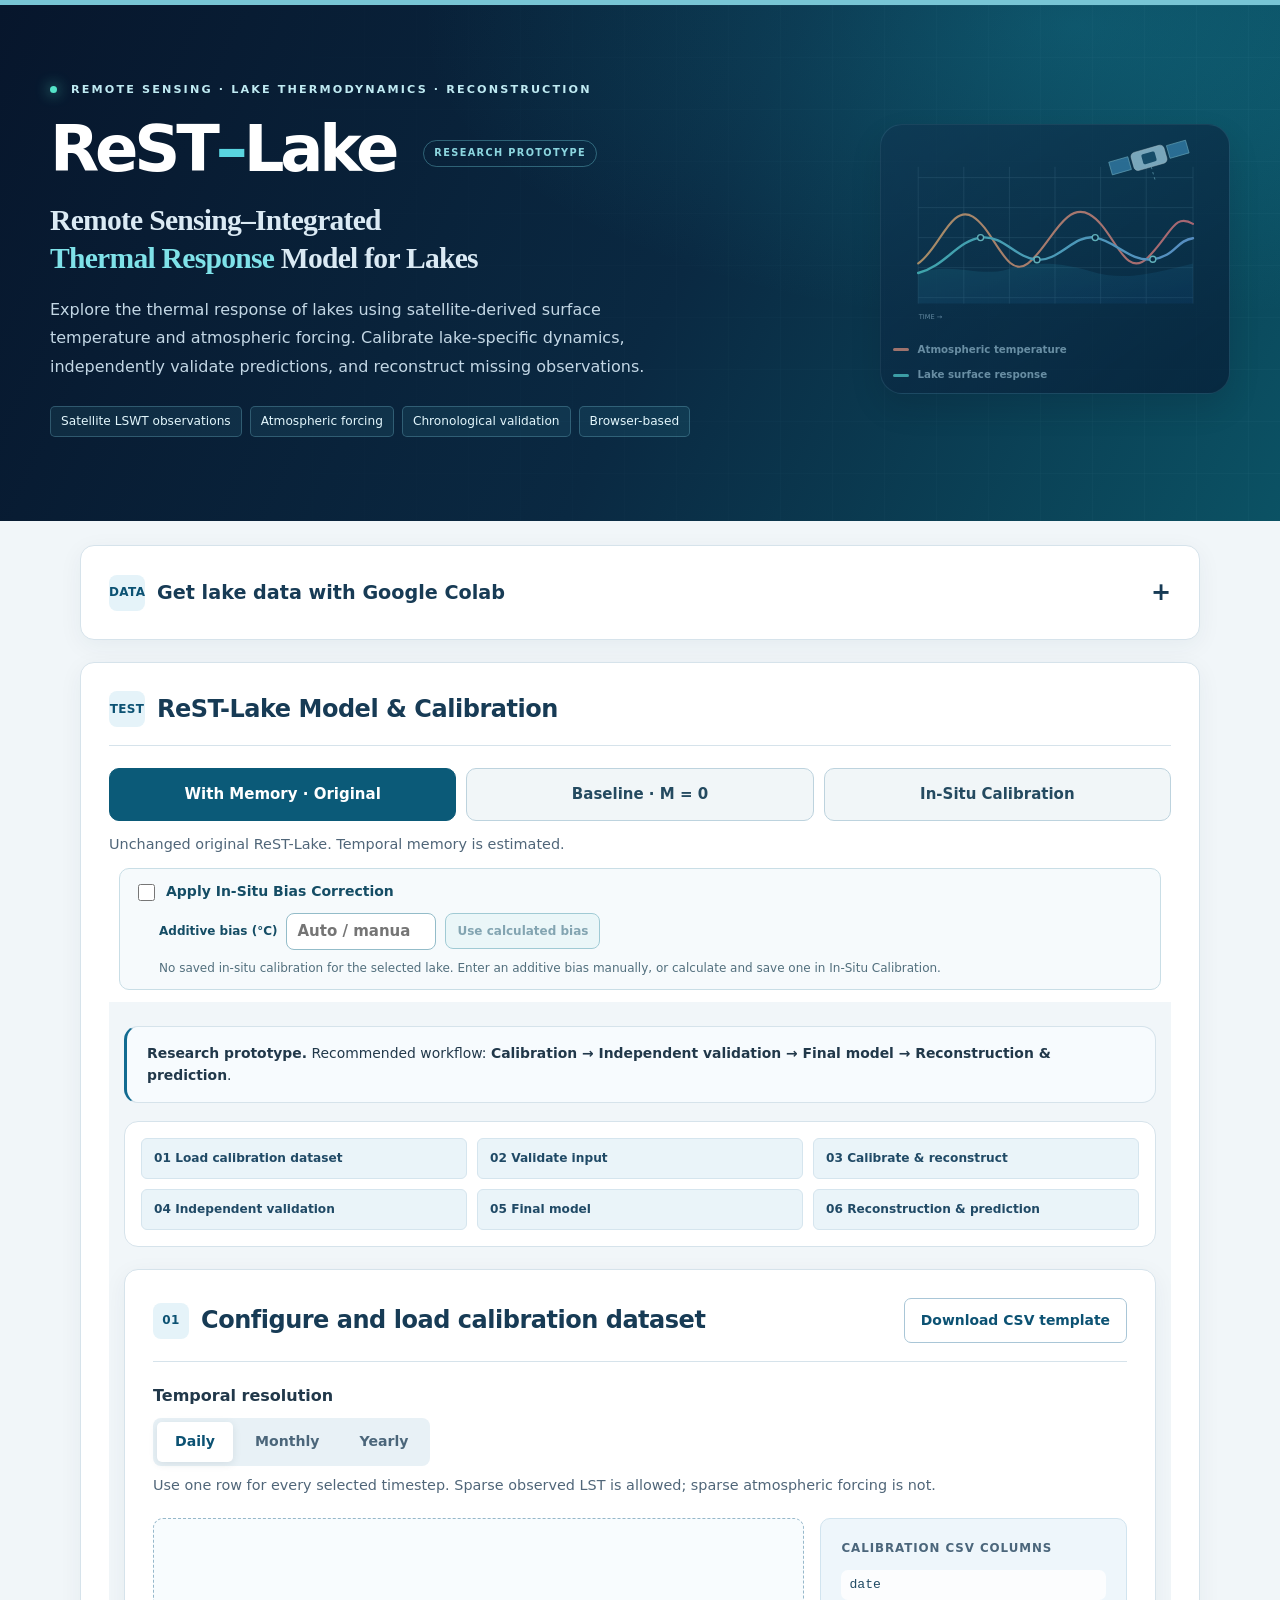
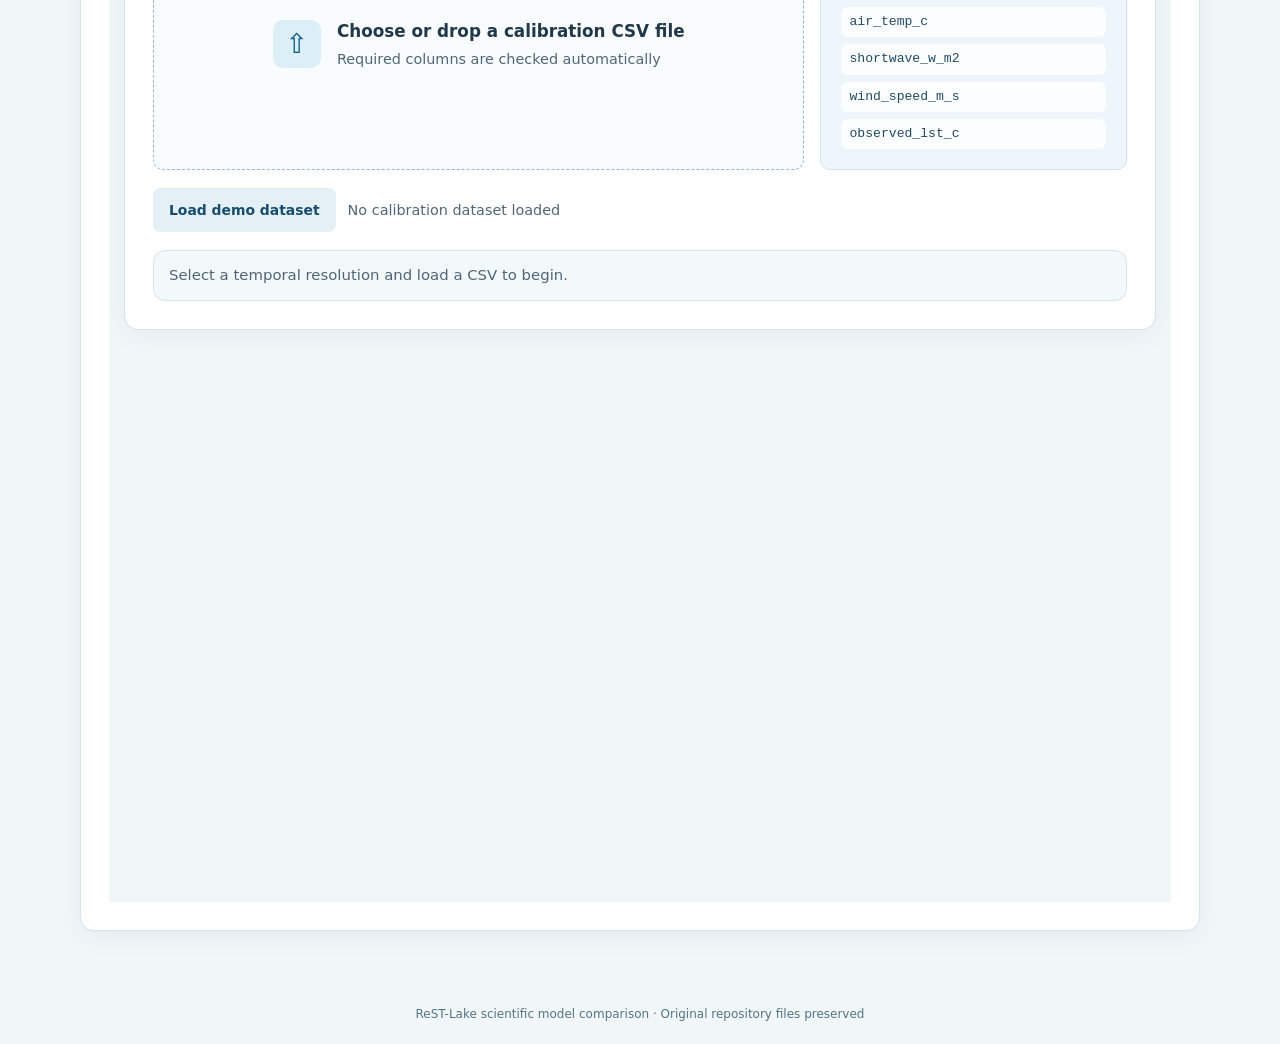
<file: index.html>
<!doctype html>
<html lang="en">
<head>
<meta charset="utf-8">
<meta name="viewport" content="width=device-width,initial-scale=1">
<meta name="robots" content="noindex">
<title>ReST-Lake — Open Scientific Model</title>
<meta http-equiv="refresh" content="0; url=./memory-baseline-test/calibration/">
<link rel="canonical" href="https://khanzainub.github.io/thermal-memory-lake-temperature-model/memory-baseline-test/calibration/">
<script>window.location.replace("./memory-baseline-test/calibration/");</script>
</head>
<body>
<p>Continue to <a href="./memory-baseline-test/calibration/">ReST-Lake: With Memory, Baseline &amp; In-Situ Calibration</a>.</p>
</body>
</html>
</file>
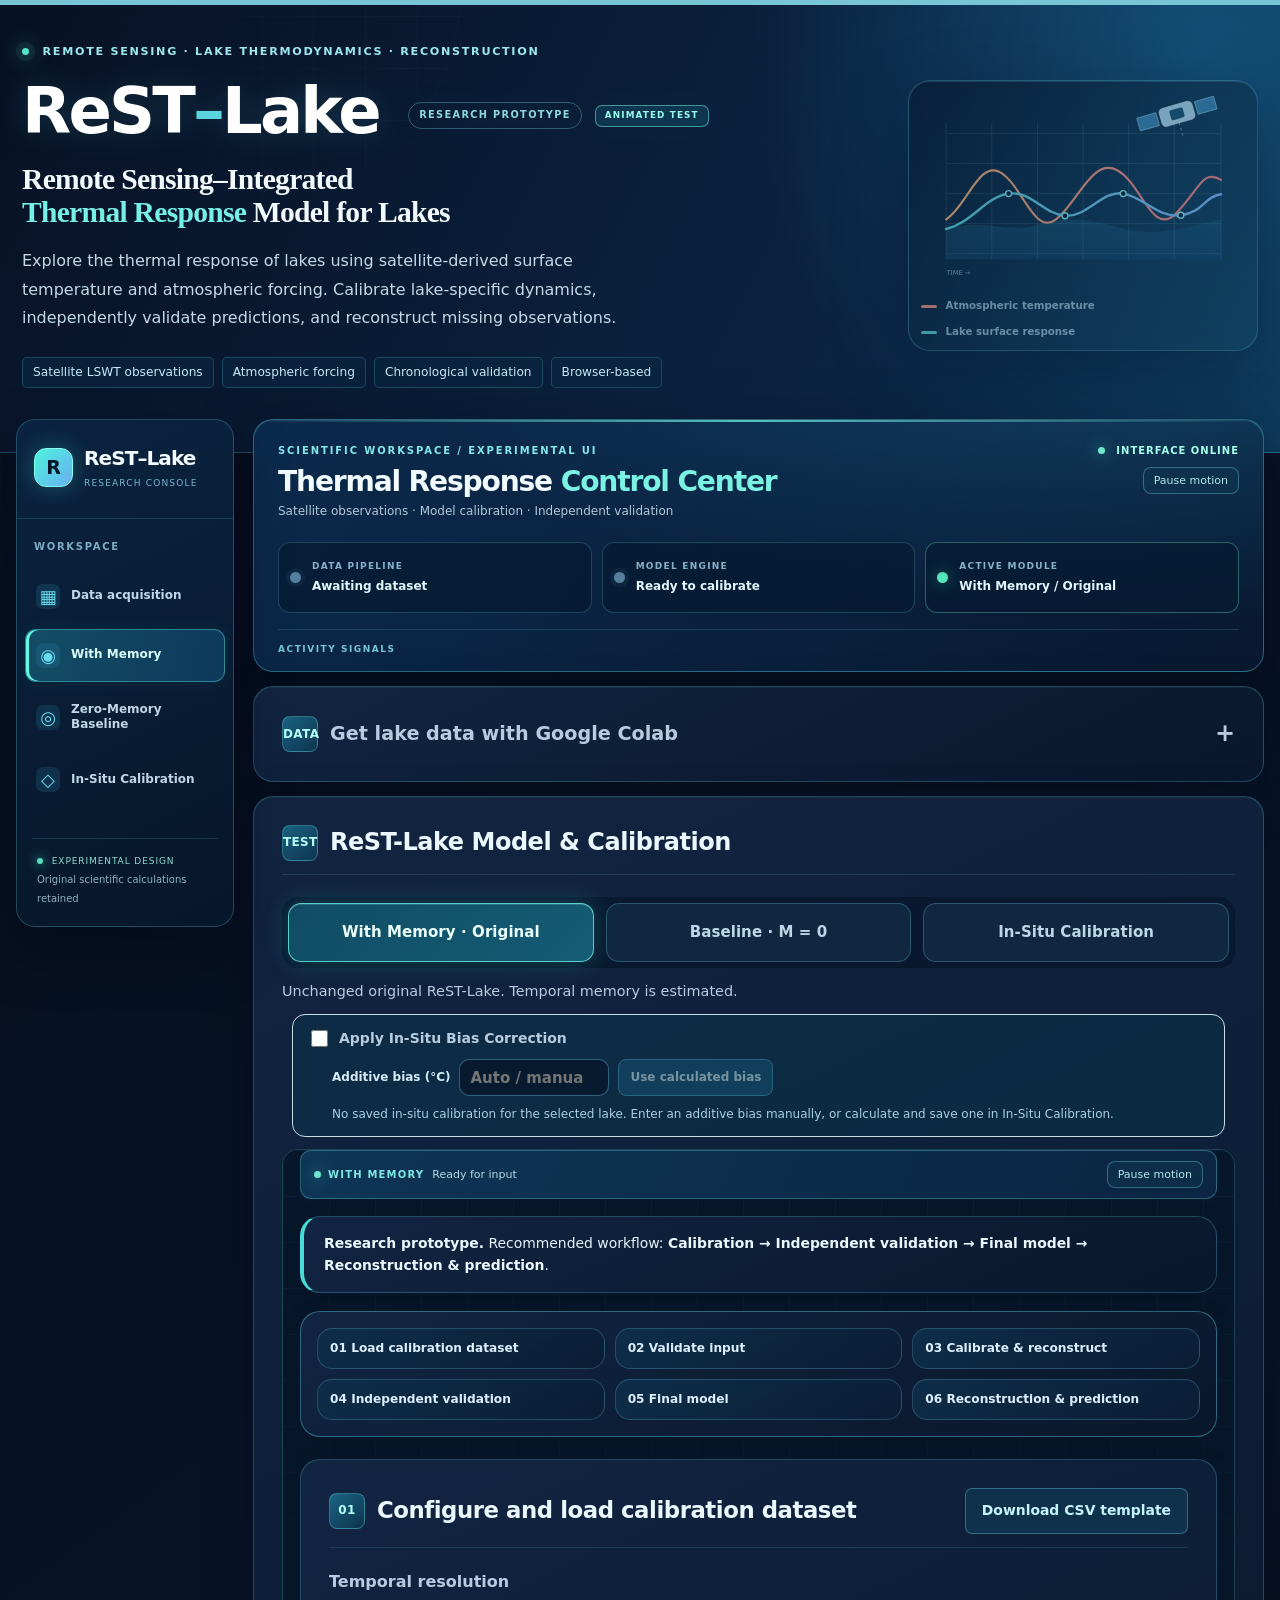
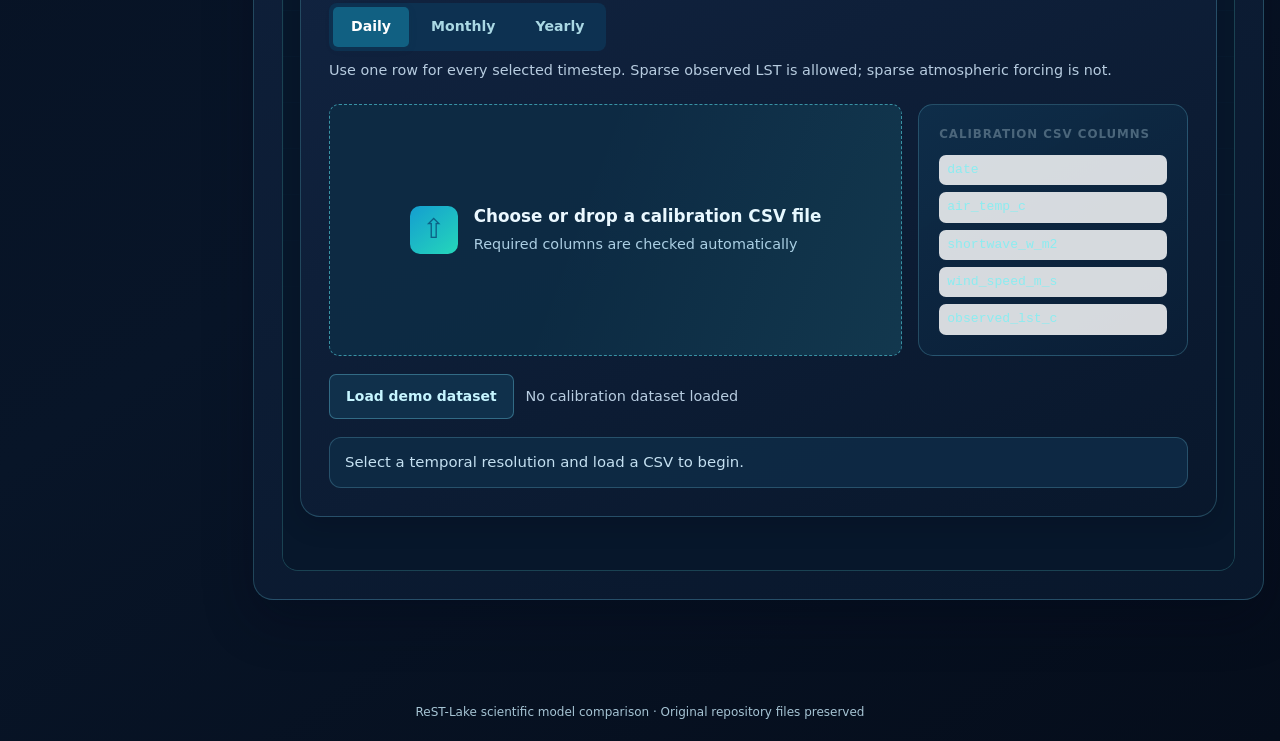
<file: animated-test/index.html>
<!DOCTYPE html><html lang="en"><head><meta charset="UTF-8"><meta name="viewport" content="width=device-width,initial-scale=1"><title>ReST-Lake | With Memory versus Baseline · Animated Test</title><link rel="stylesheet" href="style.css?v=restlake-20261023b"><link rel="stylesheet" href="comparison.css"><link rel="stylesheet" href="in-situ-tab.css"><link rel="stylesheet" href="bias-checkbox.css"><link rel="stylesheet" href="animated.css?v=1"><link rel="stylesheet" href="control-center.css?v=2"></head><body><div class="page-shell"><header class="hero">
      <div class="hero__inner">
        <div class="hero__copy">
          <div class="eyebrow"><span class="hero__live-dot"></span> REMOTE SENSING · LAKE THERMODYNAMICS · RECONSTRUCTION</div>
          <div class="hero__brand">ReST<span>–</span>Lake <span class="hero__edition">RESEARCH PROTOTYPE</span></div>
          <h1>Remote Sensing–Integrated<br><em>Thermal Response</em> Model for Lakes</h1>
          <p class="hero__lead">Explore the thermal response of lakes using satellite-derived surface temperature and atmospheric forcing. Calibrate lake-specific dynamics, independently validate predictions, and reconstruct missing observations.</p>
          <div class="hero__badges">
            <span>Satellite LSWT observations</span><span>Atmospheric forcing</span><span>Chronological validation</span><span>Browser-based</span>
          </div>
        </div>
        <div class="hero__visual" aria-label="Illustrative scientific diagram showing satellite observation, lake thermal response and temperature time series; not measured data">
          
          <svg viewBox="0 0 540 340" role="img" aria-label="Illustrative satellite remote sensing and two temperature response curves, not actual lake measurements">
            <defs>
              <linearGradient id="lakeFill" x1="0" y1="0" x2="1" y2="1"><stop stop-color="#36c9da"/><stop offset="1" stop-color="#1855aa"/></linearGradient>
              <linearGradient id="curveA" x1="0" x2="1"><stop stop-color="#5de2e0"/><stop offset="1" stop-color="#83baff"/></linearGradient>
              <linearGradient id="curveB" x1="0" x2="1"><stop stop-color="#ffbd75"/><stop offset="1" stop-color="#ff7b83"/></linearGradient>
            </defs>
            <g opacity=".25" stroke="#a5d9ef" stroke-width="1"><path d="M42 66H500 M42 116H500 M42 166H500 M42 216H500 M42 266H500"/><path d="M42 48V276 M118 48V276 M194 48V276 M270 48V276 M346 48V276 M422 48V276 M500 48V276"/></g>
            <g transform="translate(395 26) rotate(-16)"><rect x="0" y="0" width="57" height="31" rx="7" fill="#b6def1" stroke="#fff" stroke-opacity=".75"/><rect x="17" y="7" width="23" height="17" rx="3" fill="#1b5171"/><path d="M-38 4H-5V26H-38z M62 4H95V26H62z" fill="#3b83b2" stroke="#9cdeef"/><path d="M28 31V54" stroke="#9cdeef" stroke-dasharray="4 5"/></g>
            <path d="M42 226C97 205 143 233 190 219S278 207 329 222S418 230 500 209L500 276H42Z" fill="url(#lakeFill)" opacity=".19"/>
            <path d="M42 209 C77 186 97 109 133 131 S189 237 225 209 S286 105 327 127 S385 239 425 199 S468 125 500 143" fill="none" stroke="url(#curveB)" stroke-width="3.5" stroke-linecap="round"/>
            <path d="M42 225 C86 214 108 171 146 166 S204 200 240 203 S302 160 337 166 S395 207 433 202 S472 171 500 167" fill="none" stroke="url(#curveA)" stroke-width="4" stroke-linecap="round"/>
            <g fill="#071e37" stroke="#91f1f3" stroke-width="2.3"><circle cx="146" cy="166" r="5"/><circle cx="240" cy="203" r="5"/><circle cx="337" cy="166" r="5"/><circle cx="433" cy="202" r="5"/></g>
            
            <text x="43" y="302" fill="#90b4cc" font-size="11">TIME →</text>
          </svg>
          <div class="hero__visual-foot"><span><i class="hero__legend hero__legend--air"></i> Atmospheric temperature</span><span><i class="hero__legend hero__legend--lake"></i> Lake surface response</span></div>
          
        </div>
      </div>
    </header><main class="container"><section class="panel lake-data-panel" id="sharedModelDownload" aria-labelledby="lakeDataTitle">
        <details id="lakeDataDetails">
          <summary><span class="step">DATA</span><span id="lakeDataTitle">Get lake data with Google Colab</span></summary>
          <p class="helper">Enter multiple lakes here. Download a ready-to-run notebook, sign in on Google Colab, run it, and import its result file below. Each lake keeps its own daily CSV in the model's existing format.</p>
          <div class="notice lake-data-notice">Google sign-in happens on Colab. You must upload the prepared notebook and choose <strong>Runtime → Run all</strong> there; this page does not start a Colab runtime automatically.</div>
          <form id="lakeDataForm">
            <div class="lake-data-dates">
              <label>Start date<input id="lakeDataStart" type="date" value="2020-01-01" required></label>
              <label>End date<input id="lakeDataEnd" type="date" required></label>
            </div>
            <p class="helper">Default end date: today minus 10 days. ERA5 hourly means; Landsat 8/9 scenes with cloud cover strictly below 2%; one pixel at your coordinate. Choose a point over lake water.</p>
            <div id="lakeDataRows"></div>
            <div class="action-row">
              <button id="addLakeDataRow" type="button" class="button button--secondary">+ Add lake</button>
              <button type="submit" id="prepareLakeNotebook" class="button button--primary">1. Download prepared Colab notebook</button>
              <a class="button button--ghost lake-data-link" href="https://colab.research.google.com/" target="_blank" rel="noopener noreferrer">2. Open Colab / Google sign-in ↗</a>
            </div>
          </form>
          <ol class="lake-data-instructions">
            <li>In Colab, choose <strong>File → Upload notebook</strong> and select the downloaded <code>.ipynb</code> file. Your lakes are already filled in.</li>
            <li>Choose <strong>Runtime → Run all</strong>. Allow time for the weather and satellite downloads. The notebook downloads one <code>lake_data_results.json</code> file containing the separate CSVs.</li>
            <li>Return here and import that result file. Download any lake's CSV or load it directly into calibration or application.</li>
          </ol>
          <label class="button button--ghost lake-data-import">3. Import Colab result file<input id="lakeDataBundle" type="file" accept=".json,application/json"></label>
          <div id="lakeDataStatus" class="status-box status-box--neutral" role="status">Add your lakes to prepare a notebook. No Google password is entered on this page.</div>
          <div id="lakeDataResults" class="lake-data-results"></div>
        </details>
      </section>
<section id="compareModels" class="panel comparison"><div class="panel__heading"><div><span class="step">TEST</span><h2>ReST-Lake Model &amp; Calibration</h2></div></div>
<div class="cmp-tabs" role="tablist" aria-label="Model choice"><button id="tabMemory" role="tab" type="button" aria-selected="true" aria-controls="memoryPane" class="cmp-active">With Memory · Original</button><button id="tabBaseline" role="tab" type="button" aria-selected="false" aria-controls="baselinePane">Baseline · M = 0</button><button id="tabInSitu" role="tab" type="button" aria-selected="false" aria-controls="inSituPane">In-Situ Calibration</button></div>
<p class="helper" id="modeNote">Unchanged original ReST-Lake. Temporal memory is estimated.</p>
<section id="memoryPane" role="tabpanel" aria-labelledby="tabMemory"><div class="bias-option"><label><input id="applyMemoryBias" type="checkbox"> Apply In-Situ Bias Correction</label><div class="bias-entry"><label for="memoryBiasValue">Additive bias (°C)</label><input id="memoryBiasValue" type="number" step="any" inputmode="decimal" placeholder="Auto / manual ±°C" aria-describedby="memoryBiasInfo"><button type="button" id="memoryBiasAuto" class="bias-auto">Use calculated bias</button></div><span class="bias-detail" id="memoryBiasInfo" role="status">Auto-fills from saved in-situ calibration; enter a value to override.</span></div><iframe id="frameMemory" title="With Memory Model" src="with-memory/index.html" loading="eager"></iframe></section>
<section id="baselinePane" role="tabpanel" aria-labelledby="tabBaseline" hidden><div class="bias-option"><label><input id="applyBaselineBias" type="checkbox"> Apply In-Situ Bias Correction</label><div class="bias-entry"><label for="baselineBiasValue">Additive bias (°C)</label><input id="baselineBiasValue" type="number" step="any" inputmode="decimal" placeholder="Auto / manual ±°C" aria-describedby="baselineBiasInfo"><button type="button" id="baselineBiasAuto" class="bias-auto">Use calculated bias</button></div><span class="bias-detail" id="baselineBiasInfo" role="status">Auto-fills from saved in-situ calibration; enter a value to override.</span></div><iframe id="frameBaseline" title="Baseline Model" src="baseline/index.html" loading="eager"></iframe></section><section id="inSituPane" role="tabpanel" aria-labelledby="tabInSitu" hidden><iframe id="frameInSitu" title="In-Situ Calibration" src="in-situ/index.html?v=ALL-FOUR-WINDOWS-FINAL-20261026-cachedfix2" loading="lazy"></iframe></section></section>
</main><footer class="cmp-footer">ReST-Lake scientific model comparison · Original repository files preserved</footer></div>
<script src="in-situ/core.js"></script><script src="comparison.js?v=20261029-manual-bias"></script><script src="lake-data-ui.js?v=compare"></script><script src="in-situ-tab.js?v=20261026b"></script><script src="control-center.js?v=2"></script></body></html>
</file>
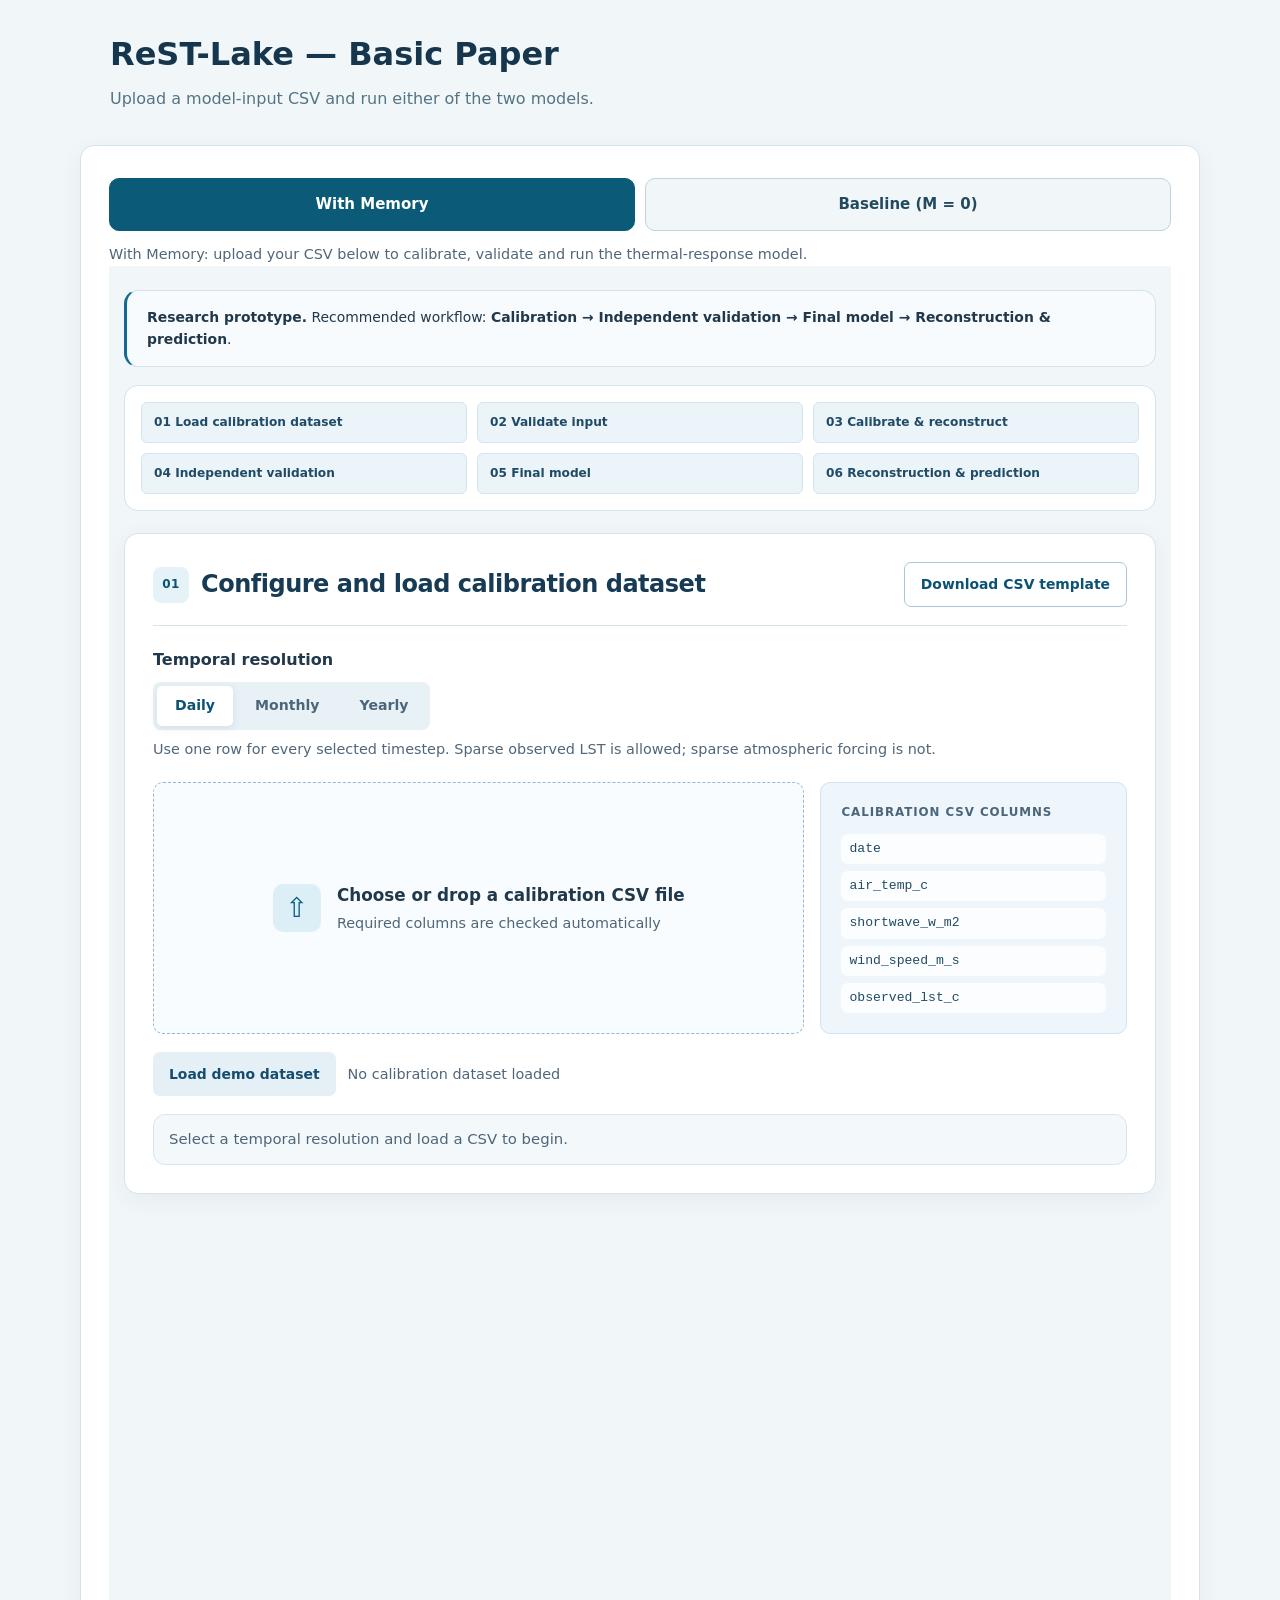
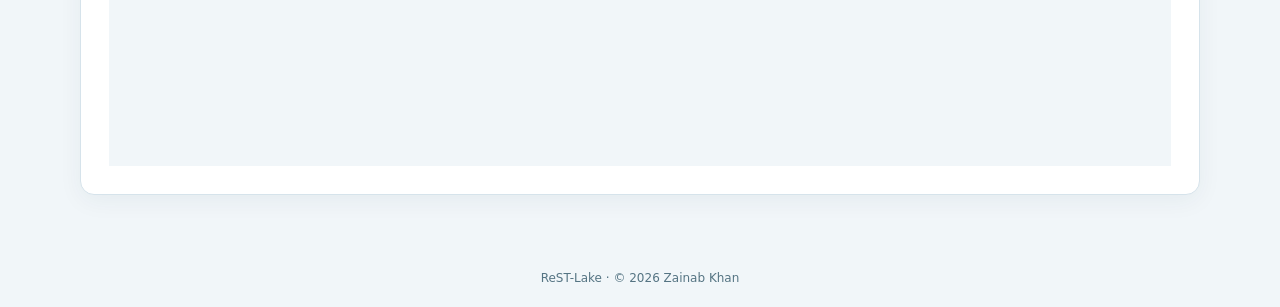
<file: basic-paper/index.html>
<!DOCTYPE html>
<html lang="en">
<head>
  <meta charset="UTF-8">
  <meta name="viewport" content="width=device-width, initial-scale=1">
  <meta name="description" content="ReST-Lake Basic Paper: With-Memory and Zero-Memory Baseline model runs.">
  <title>ReST-Lake | Basic Paper</title>
  <link rel="stylesheet" href="style.css?v=restlake-20261023b">
  <link rel="stylesheet" href="comparison.css?v=basic-paper-v1">
  <style>
    .basic-header{max-width:1100px;margin:0 auto;padding:30px 20px 10px;}
    .basic-header h1{font-size:clamp(1.5rem,3vw,2rem);margin:0 0 6px;color:#15364c;}
    .basic-header p{color:#557483;margin:0;line-height:1.6;}
    #compareModels{padding-top:20px;}
    .comparison .panel__heading{margin-bottom:10px;}
    .comparison iframe{min-height:700px;}
    @media(max-width:600px){.basic-header{padding:20px 14px 8px;}#compareModels{padding:12px;}}
  </style>
</head>
<body>
  <div class="page-shell">
    <header class="basic-header">
      <h1>ReST-Lake — Basic Paper</h1>
      <p>Upload a model-input CSV and run either of the two models.</p>
    </header>
    <main class="container">
      <section id="compareModels" class="panel comparison">
        <div class="cmp-tabs" role="tablist" aria-label="Model selection">
          <button id="tabMemory" type="button" role="tab" aria-selected="true" aria-controls="memoryPane" class="cmp-active">With Memory</button>
          <button id="tabBaseline" type="button" role="tab" aria-selected="false" aria-controls="baselinePane">Baseline (M = 0)</button>
        </div>
        <p class="helper" id="modeNote">With Memory: upload your CSV below to calibrate, validate and run the thermal-response model.</p>
        <section id="memoryPane" role="tabpanel" aria-labelledby="tabMemory">
          <iframe id="frameMemory" title="With-Memory model" src="with-memory/index.html" loading="eager"></iframe>
        </section>
        <section id="baselinePane" role="tabpanel" aria-labelledby="tabBaseline" hidden>
          <iframe id="frameBaseline" title="Zero-Memory Baseline model" src="baseline/index.html" loading="eager"></iframe>
        </section>
      </section>
    </main>
    <footer class="cmp-footer">ReST-Lake · © 2026 Zainab Khan</footer>
  </div>
  <script src="comparison.js?v=basic-paper-v1"></script>
</body>
</html>
</file>
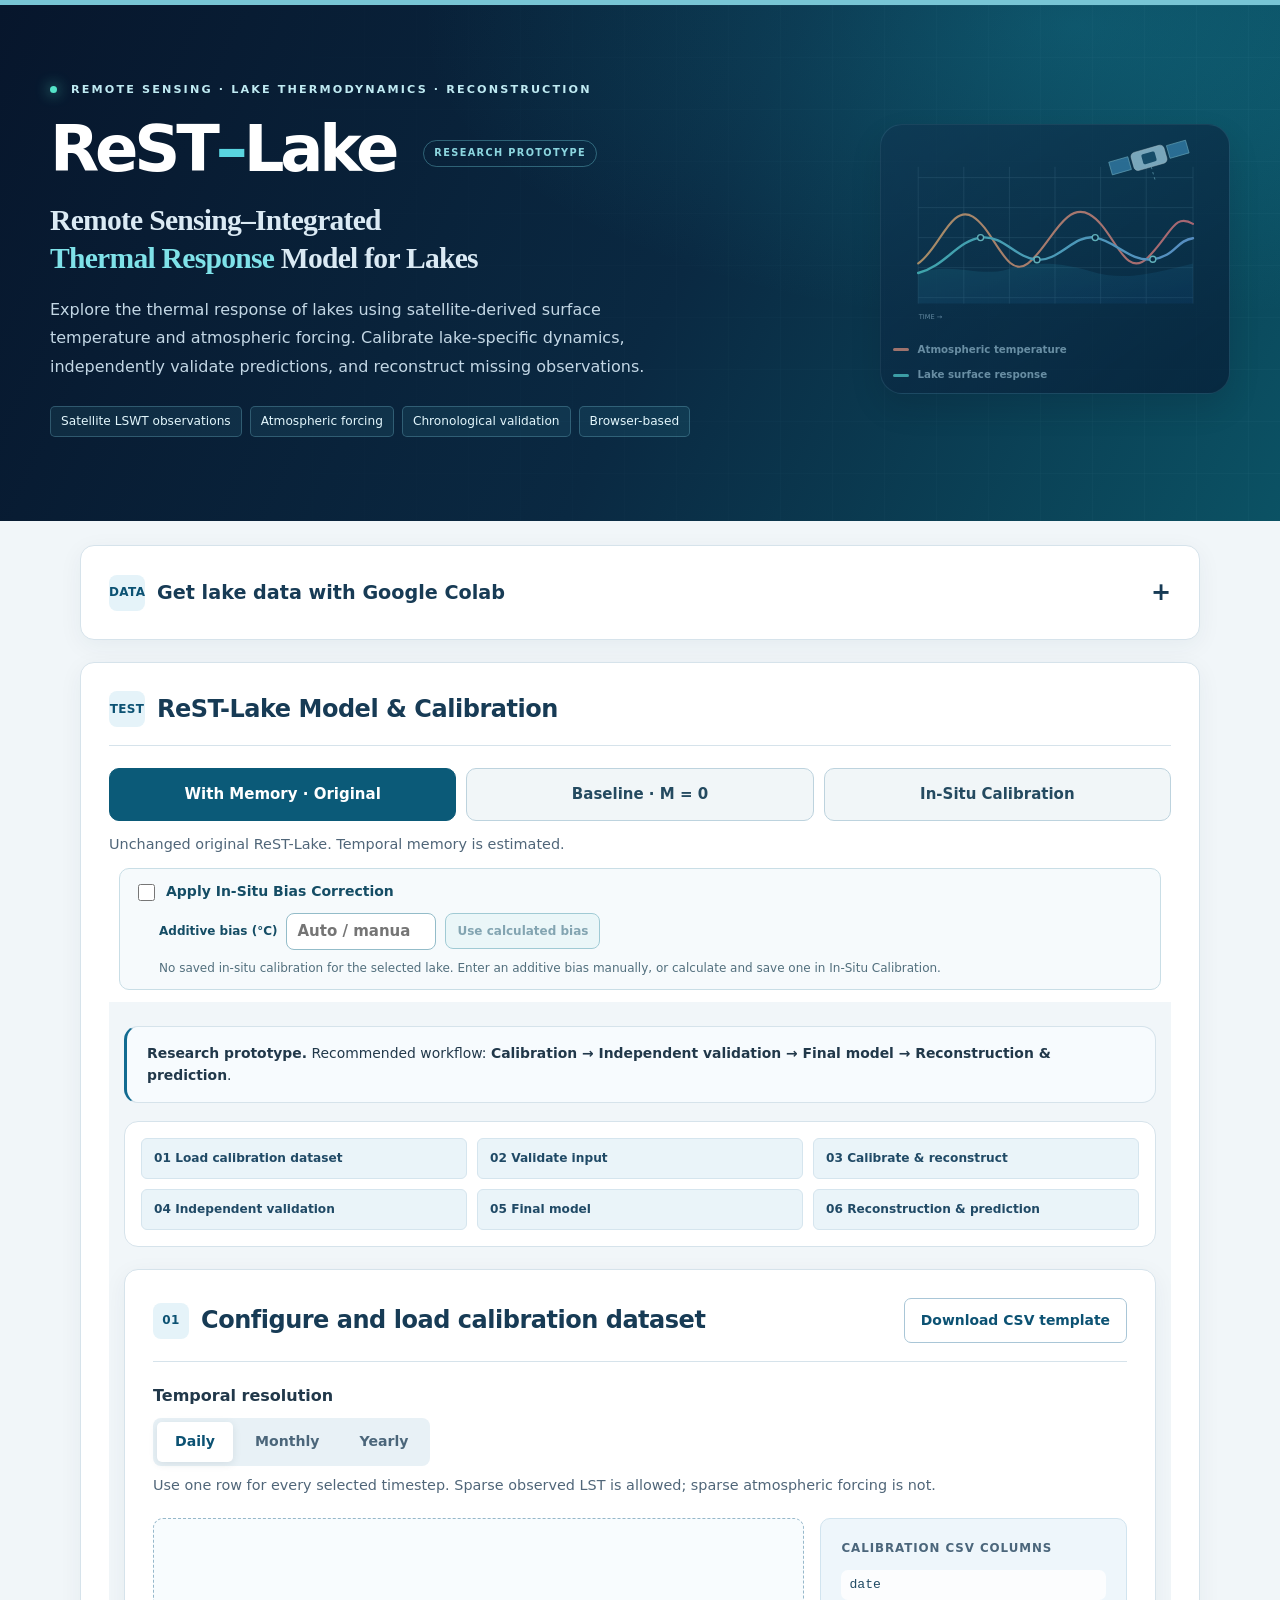
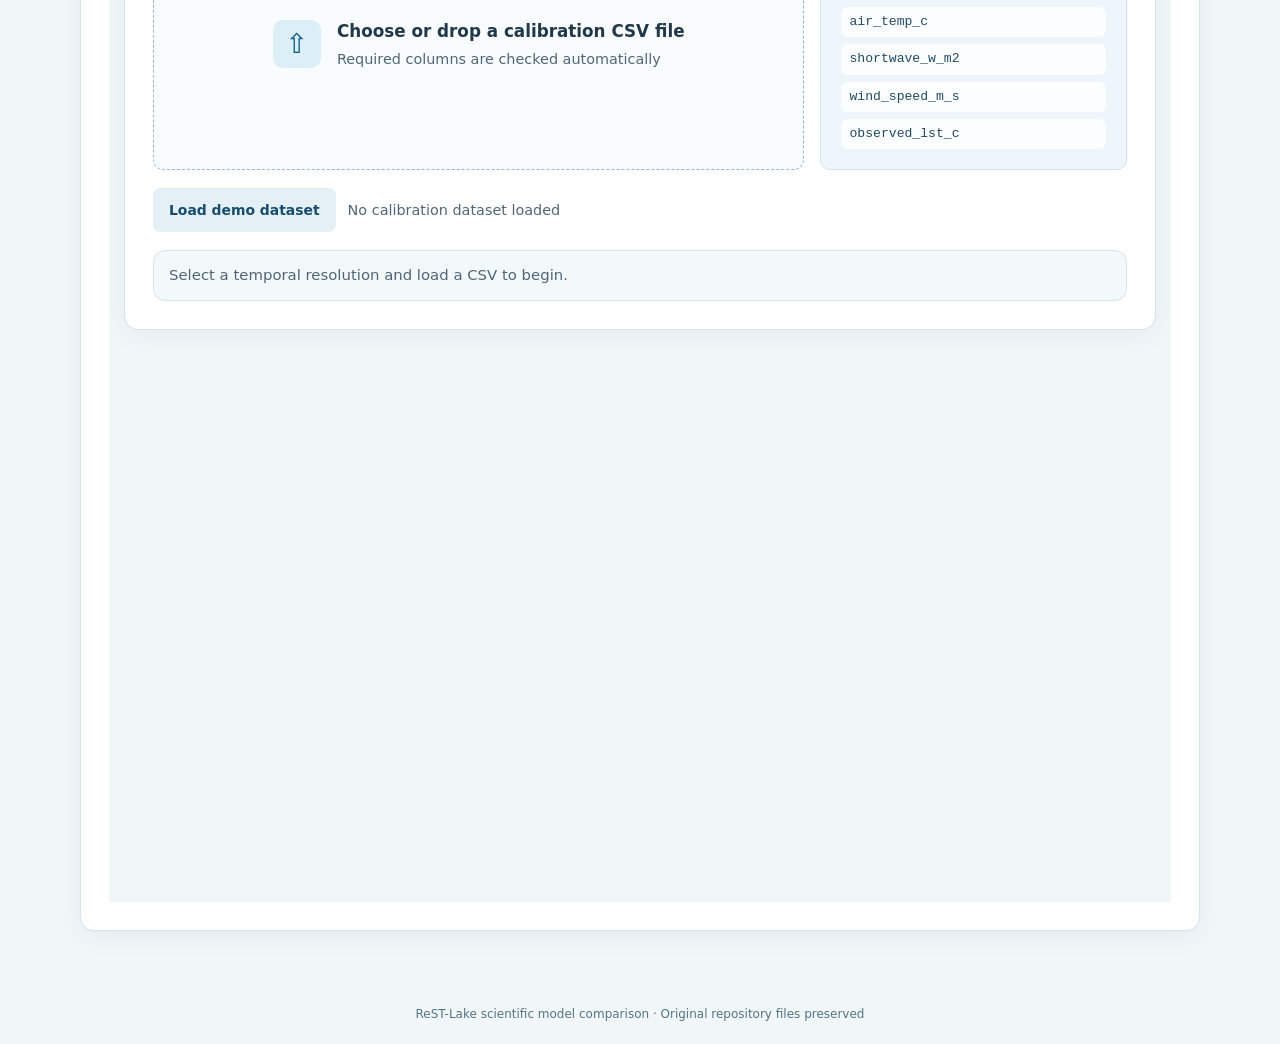
<file: rest-model/index.html>
<!DOCTYPE html><html lang="en"><head><meta charset="UTF-8"><meta name="viewport" content="width=device-width,initial-scale=1"><title>ReST-Lake | With Memory versus Baseline</title><link rel="stylesheet" href="style.css?v=restlake-20261023b"><link rel="stylesheet" href="comparison.css"><link rel="stylesheet" href="in-situ-tab.css"><link rel="stylesheet" href="bias-checkbox.css"></head><body><div class="page-shell"><header class="hero">
      <div class="hero__inner">
        <div class="hero__copy">
          <div class="eyebrow"><span class="hero__live-dot"></span> REMOTE SENSING · LAKE THERMODYNAMICS · RECONSTRUCTION</div>
          <div class="hero__brand">ReST<span>–</span>Lake <span class="hero__edition">RESEARCH PROTOTYPE</span></div>
          <h1>Remote Sensing–Integrated<br><em>Thermal Response</em> Model for Lakes</h1>
          <p class="hero__lead">Explore the thermal response of lakes using satellite-derived surface temperature and atmospheric forcing. Calibrate lake-specific dynamics, independently validate predictions, and reconstruct missing observations.</p>
          <div class="hero__badges">
            <span>Satellite LSWT observations</span><span>Atmospheric forcing</span><span>Chronological validation</span><span>Browser-based</span>
          </div>
        </div>
        <div class="hero__visual" aria-label="Illustrative scientific diagram showing satellite observation, lake thermal response and temperature time series; not measured data">
          
          <svg viewBox="0 0 540 340" role="img" aria-label="Illustrative satellite remote sensing and two temperature response curves, not actual lake measurements">
            <defs>
              <linearGradient id="lakeFill" x1="0" y1="0" x2="1" y2="1"><stop stop-color="#36c9da"/><stop offset="1" stop-color="#1855aa"/></linearGradient>
              <linearGradient id="curveA" x1="0" x2="1"><stop stop-color="#5de2e0"/><stop offset="1" stop-color="#83baff"/></linearGradient>
              <linearGradient id="curveB" x1="0" x2="1"><stop stop-color="#ffbd75"/><stop offset="1" stop-color="#ff7b83"/></linearGradient>
            </defs>
            <g opacity=".25" stroke="#a5d9ef" stroke-width="1"><path d="M42 66H500 M42 116H500 M42 166H500 M42 216H500 M42 266H500"/><path d="M42 48V276 M118 48V276 M194 48V276 M270 48V276 M346 48V276 M422 48V276 M500 48V276"/></g>
            <g transform="translate(395 26) rotate(-16)"><rect x="0" y="0" width="57" height="31" rx="7" fill="#b6def1" stroke="#fff" stroke-opacity=".75"/><rect x="17" y="7" width="23" height="17" rx="3" fill="#1b5171"/><path d="M-38 4H-5V26H-38z M62 4H95V26H62z" fill="#3b83b2" stroke="#9cdeef"/><path d="M28 31V54" stroke="#9cdeef" stroke-dasharray="4 5"/></g>
            <path d="M42 226C97 205 143 233 190 219S278 207 329 222S418 230 500 209L500 276H42Z" fill="url(#lakeFill)" opacity=".19"/>
            <path d="M42 209 C77 186 97 109 133 131 S189 237 225 209 S286 105 327 127 S385 239 425 199 S468 125 500 143" fill="none" stroke="url(#curveB)" stroke-width="3.5" stroke-linecap="round"/>
            <path d="M42 225 C86 214 108 171 146 166 S204 200 240 203 S302 160 337 166 S395 207 433 202 S472 171 500 167" fill="none" stroke="url(#curveA)" stroke-width="4" stroke-linecap="round"/>
            <g fill="#071e37" stroke="#91f1f3" stroke-width="2.3"><circle cx="146" cy="166" r="5"/><circle cx="240" cy="203" r="5"/><circle cx="337" cy="166" r="5"/><circle cx="433" cy="202" r="5"/></g>
            
            <text x="43" y="302" fill="#90b4cc" font-size="11">TIME →</text>
          </svg>
          <div class="hero__visual-foot"><span><i class="hero__legend hero__legend--air"></i> Atmospheric temperature</span><span><i class="hero__legend hero__legend--lake"></i> Lake surface response</span></div>
          
        </div>
      </div>
    </header><main class="container"><section class="panel lake-data-panel" id="sharedModelDownload" aria-labelledby="lakeDataTitle">
        <details id="lakeDataDetails">
          <summary><span class="step">DATA</span><span id="lakeDataTitle">Get lake data with Google Colab</span></summary>
          <p class="helper">Enter multiple lakes here. Download a ready-to-run notebook, sign in on Google Colab, run it, and import its result file below. Each lake keeps its own daily CSV in the model's existing format.</p>
          <div class="notice lake-data-notice">Google sign-in happens on Colab. You must upload the prepared notebook and choose <strong>Runtime → Run all</strong> there; this page does not start a Colab runtime automatically.</div>
          <form id="lakeDataForm">
            <div class="lake-data-dates">
              <label>Start date<input id="lakeDataStart" type="date" value="2020-01-01" required></label>
              <label>End date<input id="lakeDataEnd" type="date" required></label>
            </div>
            <p class="helper">Default end date: today minus 10 days. ERA5 hourly means; Landsat 8/9 scenes with cloud cover strictly below 2%; one pixel at your coordinate. Choose a point over lake water.</p>
            <div id="lakeDataRows"></div>
            <div class="action-row">
              <button id="addLakeDataRow" type="button" class="button button--secondary">+ Add lake</button>
              <button type="submit" id="prepareLakeNotebook" class="button button--primary">1. Download prepared Colab notebook</button>
              <a class="button button--ghost lake-data-link" href="https://colab.research.google.com/" target="_blank" rel="noopener noreferrer">2. Open Colab / Google sign-in ↗</a>
            </div>
          </form>
          <ol class="lake-data-instructions">
            <li>In Colab, choose <strong>File → Upload notebook</strong> and select the downloaded <code>.ipynb</code> file. Your lakes are already filled in.</li>
            <li>Choose <strong>Runtime → Run all</strong>. Allow time for the weather and satellite downloads. The notebook downloads one <code>lake_data_results.json</code> file containing the separate CSVs.</li>
            <li>Return here and import that result file. Download any lake's CSV or load it directly into calibration or application.</li>
          </ol>
          <label class="button button--ghost lake-data-import">3. Import Colab result file<input id="lakeDataBundle" type="file" accept=".json,application/json"></label>
          <div id="lakeDataStatus" class="status-box status-box--neutral" role="status">Add your lakes to prepare a notebook. No Google password is entered on this page.</div>
          <div id="lakeDataResults" class="lake-data-results"></div>
        </details>
      </section>
<section id="compareModels" class="panel comparison"><div class="panel__heading"><div><span class="step">TEST</span><h2>ReST-Lake Model &amp; Calibration</h2></div></div>
<div class="cmp-tabs" role="tablist" aria-label="Model choice"><button id="tabMemory" role="tab" type="button" aria-selected="true" aria-controls="memoryPane" class="cmp-active">With Memory · Original</button><button id="tabBaseline" role="tab" type="button" aria-selected="false" aria-controls="baselinePane">Baseline · M = 0</button><button id="tabInSitu" role="tab" type="button" aria-selected="false" aria-controls="inSituPane">In-Situ Calibration</button></div>
<p class="helper" id="modeNote">Unchanged original ReST-Lake. Temporal memory is estimated.</p>
<section id="memoryPane" role="tabpanel" aria-labelledby="tabMemory"><div class="bias-option"><label><input id="applyMemoryBias" type="checkbox"> Apply In-Situ Bias Correction</label><div class="bias-entry"><label for="memoryBiasValue">Additive bias (°C)</label><input id="memoryBiasValue" type="number" step="any" inputmode="decimal" placeholder="Auto / manual ±°C" aria-describedby="memoryBiasInfo"><button type="button" id="memoryBiasAuto" class="bias-auto">Use calculated bias</button></div><span class="bias-detail" id="memoryBiasInfo" role="status">Auto-fills from saved in-situ calibration; enter a value to override.</span></div><iframe id="frameMemory" title="With Memory Model" src="with-memory/index.html" loading="eager"></iframe></section>
<section id="baselinePane" role="tabpanel" aria-labelledby="tabBaseline" hidden><div class="bias-option"><label><input id="applyBaselineBias" type="checkbox"> Apply In-Situ Bias Correction</label><div class="bias-entry"><label for="baselineBiasValue">Additive bias (°C)</label><input id="baselineBiasValue" type="number" step="any" inputmode="decimal" placeholder="Auto / manual ±°C" aria-describedby="baselineBiasInfo"><button type="button" id="baselineBiasAuto" class="bias-auto">Use calculated bias</button></div><span class="bias-detail" id="baselineBiasInfo" role="status">Auto-fills from saved in-situ calibration; enter a value to override.</span></div><iframe id="frameBaseline" title="Baseline Model" src="baseline/index.html" loading="eager"></iframe></section><section id="inSituPane" role="tabpanel" aria-labelledby="tabInSitu" hidden><iframe id="frameInSitu" title="In-Situ Calibration" src="in-situ/index.html?v=ALL-FOUR-WINDOWS-FINAL-20261026-cachedfix2" loading="lazy"></iframe></section></section>
</main><footer class="cmp-footer">ReST-Lake scientific model comparison · Original repository files preserved</footer></div>
<script src="in-situ/core.js"></script><script src="comparison.js?v=20261029-manual-bias"></script><script src="lake-data-ui.js?v=compare"></script><script src="in-situ-tab.js?v=20261026b"></script></body></html>
</file>
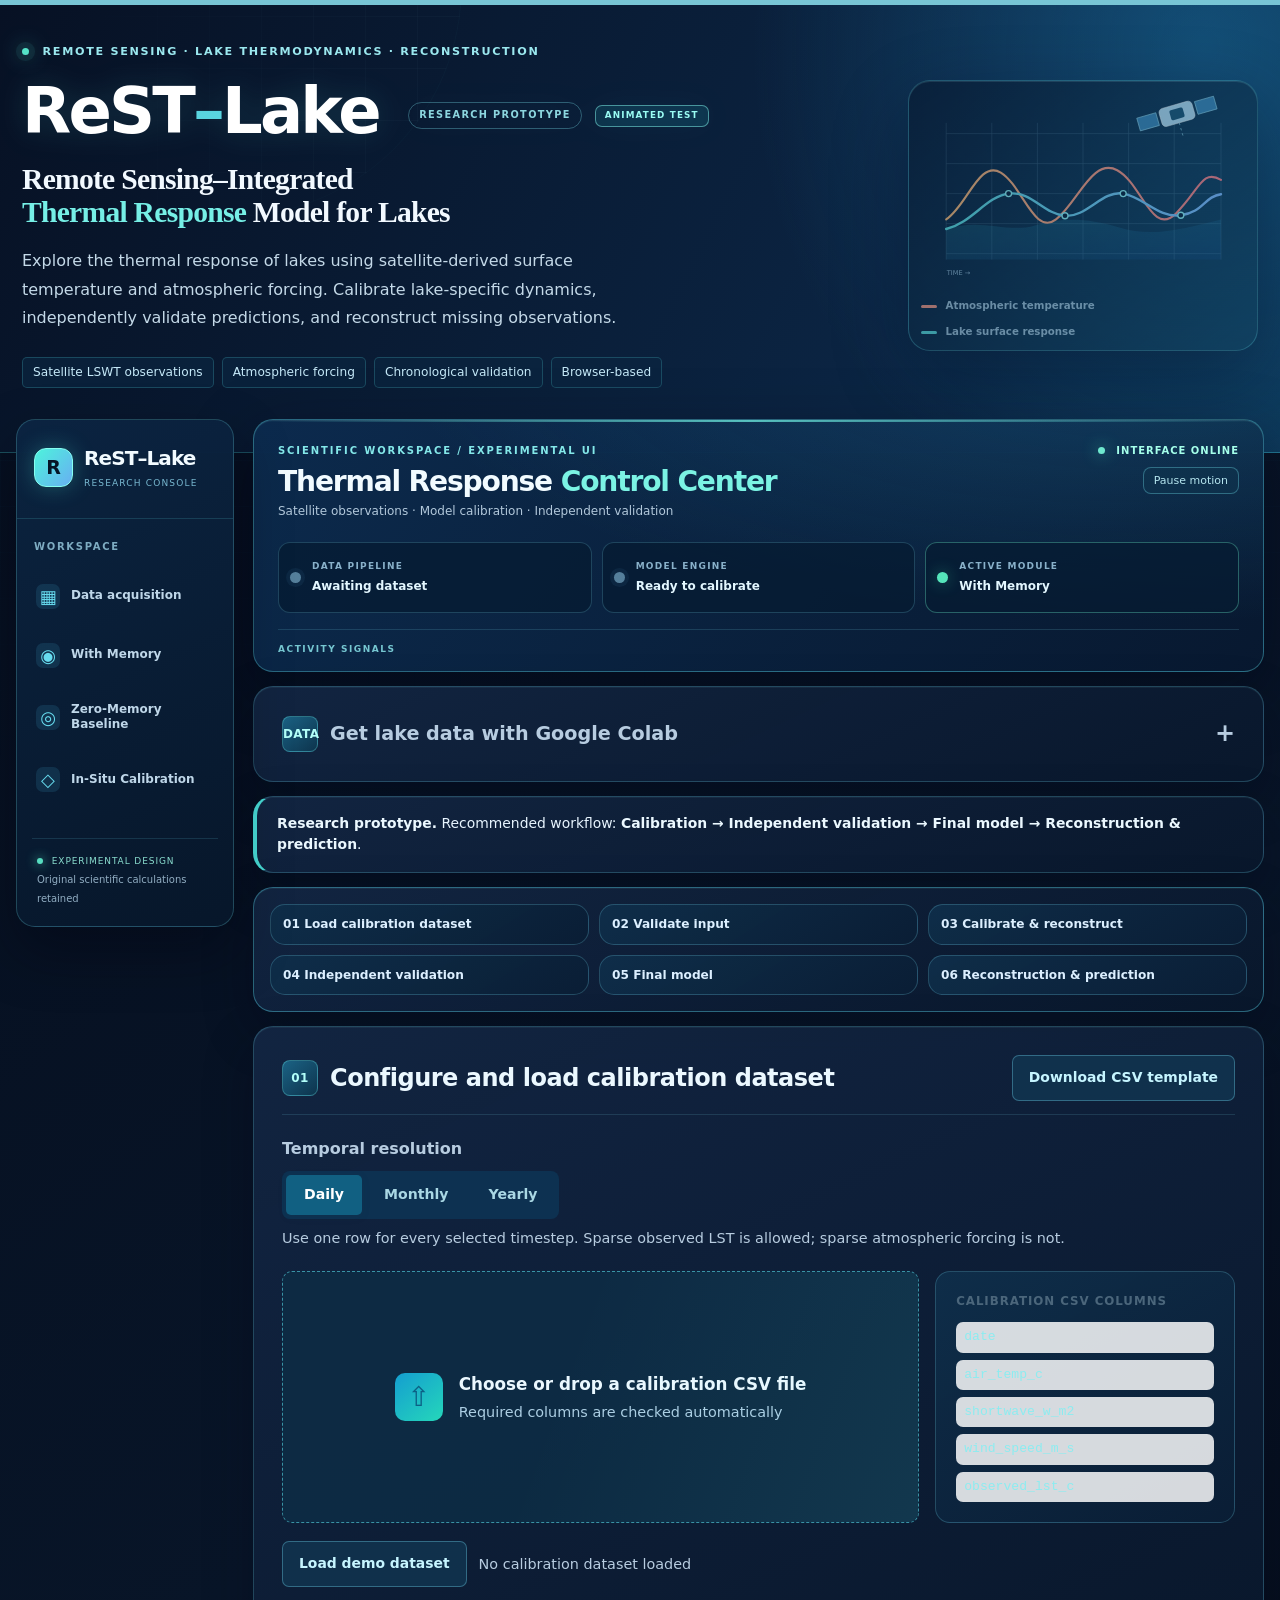
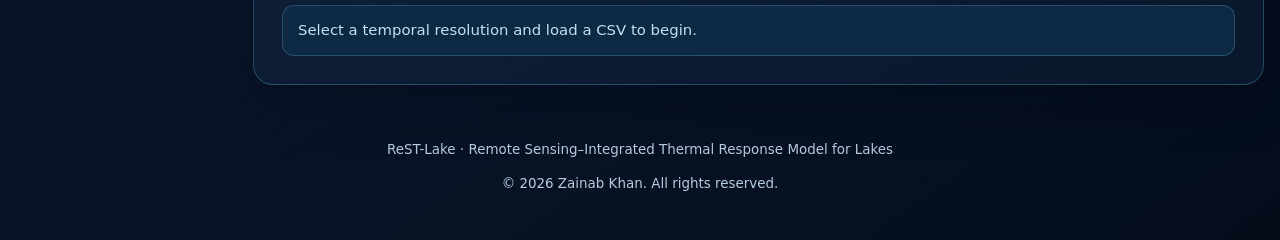
<file: animated-test/baseline/index.html>
<!DOCTYPE html>
<html lang="en">
<head>
  <meta charset="UTF-8" />
  <meta name="viewport" content="width=device-width, initial-scale=1.0" />
  <meta name="description" content="ReST-Lake: Remote Sensing–Integrated Thermal Response Model for Lakes. Calibrate, validate, and reconstruct lake surface water temperature using satellite observations and atmospheric forcing." />
  <title>ReST-Lake No-Memory Baseline | Remote Sensing–Integrated Thermal Response Model for Lakes · Animated Test</title>
  <link rel="stylesheet" href="style.css?v=restlake-20261023b" />
<link rel="stylesheet" href="../animated.css?v=1"><link rel="stylesheet" href="../control-center.css?v=2"></head>
<body>
  <div class="page-shell">
    <header class="hero">
      <div class="hero__inner">
        <div class="hero__copy">
          <div class="eyebrow"><span class="hero__live-dot"></span> REMOTE SENSING · LAKE THERMODYNAMICS · RECONSTRUCTION</div>
          <div class="hero__brand">ReST<span>–</span>Lake <span class="hero__edition">RESEARCH PROTOTYPE</span></div>
          <h1>Remote Sensing–Integrated<br><em>Thermal Response</em> Model for Lakes</h1>
          <p class="hero__lead">Explore the thermal response of lakes using satellite-derived surface temperature and atmospheric forcing. Calibrate lake-specific dynamics, independently validate predictions, and reconstruct missing observations.</p>
          <div class="hero__badges">
            <span>Satellite LSWT observations</span><span>Atmospheric forcing</span><span>Chronological validation</span><span>Browser-based</span>
          </div>
        </div>
        <div class="hero__visual" aria-label="Illustrative scientific diagram showing satellite observation, lake thermal response and temperature time series; not measured data">
          
          <svg viewBox="0 0 540 340" role="img" aria-label="Illustrative satellite remote sensing and two temperature response curves, not actual lake measurements">
            <defs>
              <linearGradient id="lakeFill" x1="0" y1="0" x2="1" y2="1"><stop stop-color="#36c9da"/><stop offset="1" stop-color="#1855aa"/></linearGradient>
              <linearGradient id="curveA" x1="0" x2="1"><stop stop-color="#5de2e0"/><stop offset="1" stop-color="#83baff"/></linearGradient>
              <linearGradient id="curveB" x1="0" x2="1"><stop stop-color="#ffbd75"/><stop offset="1" stop-color="#ff7b83"/></linearGradient>
            </defs>
            <g opacity=".25" stroke="#a5d9ef" stroke-width="1"><path d="M42 66H500 M42 116H500 M42 166H500 M42 216H500 M42 266H500"/><path d="M42 48V276 M118 48V276 M194 48V276 M270 48V276 M346 48V276 M422 48V276 M500 48V276"/></g>
            <g transform="translate(395 26) rotate(-16)"><rect x="0" y="0" width="57" height="31" rx="7" fill="#b6def1" stroke="#fff" stroke-opacity=".75"/><rect x="17" y="7" width="23" height="17" rx="3" fill="#1b5171"/><path d="M-38 4H-5V26H-38z M62 4H95V26H62z" fill="#3b83b2" stroke="#9cdeef"/><path d="M28 31V54" stroke="#9cdeef" stroke-dasharray="4 5"/></g>
            <path d="M42 226C97 205 143 233 190 219S278 207 329 222S418 230 500 209L500 276H42Z" fill="url(#lakeFill)" opacity=".19"/>
            <path d="M42 209 C77 186 97 109 133 131 S189 237 225 209 S286 105 327 127 S385 239 425 199 S468 125 500 143" fill="none" stroke="url(#curveB)" stroke-width="3.5" stroke-linecap="round"/>
            <path d="M42 225 C86 214 108 171 146 166 S204 200 240 203 S302 160 337 166 S395 207 433 202 S472 171 500 167" fill="none" stroke="url(#curveA)" stroke-width="4" stroke-linecap="round"/>
            <g fill="#071e37" stroke="#91f1f3" stroke-width="2.3"><circle cx="146" cy="166" r="5"/><circle cx="240" cy="203" r="5"/><circle cx="337" cy="166" r="5"/><circle cx="433" cy="202" r="5"/></g>
            
            <text x="43" y="302" fill="#90b4cc" font-size="11">TIME →</text>
          </svg>
          <div class="hero__visual-foot"><span><i class="hero__legend hero__legend--air"></i> Atmospheric temperature</span><span><i class="hero__legend hero__legend--lake"></i> Lake surface response</span></div>
          
        </div>
      </div>
    </header>

    <main class="container">
      <section class="panel lake-data-panel" aria-labelledby="lakeDataTitle">
        <details id="lakeDataDetails">
          <summary><span class="step">DATA</span><span id="lakeDataTitle">Get lake data with Google Colab</span></summary>
          <p class="helper">Enter multiple lakes here. Download a ready-to-run notebook, sign in on Google Colab, run it, and import its result file below. Each lake keeps its own daily CSV in the model's existing format.</p>
          <div class="notice lake-data-notice">Google sign-in happens on Colab. You must upload the prepared notebook and choose <strong>Runtime → Run all</strong> there; this page does not start a Colab runtime automatically.</div>
          <form id="lakeDataForm">
            <div class="lake-data-dates">
              <label>Start date<input id="lakeDataStart" type="date" value="2020-01-01" required></label>
              <label>End date<input id="lakeDataEnd" type="date" required></label>
            </div>
            <p class="helper">Default end date: today minus 10 days. ERA5 hourly means; Landsat 8/9 scenes with cloud cover strictly below 2%; one pixel at your coordinate. Choose a point over lake water.</p>
            <div id="lakeDataRows"></div>
            <div class="action-row">
              <button id="addLakeDataRow" type="button" class="button button--secondary">+ Add lake</button>
              <button type="submit" id="prepareLakeNotebook" class="button button--primary">1. Download prepared Colab notebook</button>
              <a class="button button--ghost lake-data-link" href="https://colab.research.google.com/" target="_blank" rel="noopener noreferrer">2. Open Colab / Google sign-in ↗</a>
            </div>
          </form>
          <ol class="lake-data-instructions">
            <li>In Colab, choose <strong>File → Upload notebook</strong> and select the downloaded <code>.ipynb</code> file. Your lakes are already filled in.</li>
            <li>Choose <strong>Runtime → Run all</strong>. Allow time for the weather and satellite downloads. The notebook downloads one <code>lake_data_results.json</code> file containing the separate CSVs.</li>
            <li>Return here and import that result file. Download any lake's CSV or load it directly into calibration or application.</li>
          </ol>
          <label class="button button--ghost lake-data-import">3. Import Colab result file<input id="lakeDataBundle" type="file" accept=".json,application/json"></label>
          <div id="lakeDataStatus" class="status-box status-box--neutral" role="status">Add your lakes to prepare a notebook. No Google password is entered on this page.</div>
          <div id="lakeDataResults" class="lake-data-results"></div>
        </details>
      </section>
      <section class="notice research-notice">
        <strong>Research prototype.</strong>
        Recommended workflow: <strong>Calibration → Independent validation → Final model → Reconstruction &amp; prediction</strong>.
      </section>

      <section class="workflow-strip panel panel--compact">
        <div class="workflow-chip">01 Load calibration dataset</div>
        <div class="workflow-chip">02 Validate input</div>
        <div class="workflow-chip">03 Calibrate &amp; reconstruct</div>
        <div class="workflow-chip">04 Independent validation</div>
        <div class="workflow-chip">05 Final model</div>
        <div class="workflow-chip">06 Reconstruction &amp; prediction</div>
      </section>

      <section class="panel">
        <div class="panel__heading">
          <div>
            <span class="step">01</span>
            <h2>Configure and load calibration dataset</h2>
          </div>
          <button id="downloadTemplateBtn" class="button button--ghost" type="button">Download CSV template</button>
        </div>

        <div class="field-group">
          <label class="field-label">Temporal resolution</label>
          <div class="segmented" role="radiogroup" aria-label="Temporal resolution">
            <label><input type="radio" name="frequency" value="Daily" checked /><span>Daily</span></label>
            <label><input type="radio" name="frequency" value="Monthly" /><span>Monthly</span></label>
            <label><input type="radio" name="frequency" value="Yearly" /><span>Yearly</span></label>
          </div>
          <p class="helper">Use one row for every selected timestep. Sparse observed LST is allowed; sparse atmospheric forcing is not.</p>
        </div>

        <div class="upload-grid">
          <label id="dropZone" class="drop-zone" for="csvFile">
            <input id="csvFile" type="file" accept=".csv,text/csv" />
            <div class="drop-zone__icon" aria-hidden="true">⇧</div>
            <div>
              <strong>Choose or drop a calibration CSV file</strong>
              <span>Required columns are checked automatically</span>
            </div>
          </label>
          <div class="template-card">
            <span class="template-card__title">Calibration CSV columns</span>
            <code>date</code>
            <code>air_temp_c</code>
            <code>shortwave_w_m2</code>
            <code>wind_speed_m_s</code>
            <code>observed_lst_c</code>
          </div>
        </div>

        <div class="action-row">
          <button id="loadDemoBtn" class="button button--secondary" type="button">Load demo dataset</button>
          <span id="fileName" class="file-name">No calibration dataset loaded</span>
        </div>

        <div id="statusBox" class="status-box status-box--neutral" aria-live="polite">
          Select a temporal resolution and load a CSV to begin.
        </div>
      </section>

      <section id="dataSection" class="panel hidden">
        <div class="panel__heading">
          <div>
            <span class="step">02</span>
            <h2>Validate calibration input</h2>
          </div>
        </div>

        <div id="inputMetrics" class="metric-grid metric-grid--three"></div>

        <div class="table-wrap">
          <table>
            <thead>
              <tr>
                <th>Date</th>
                <th>Air temp (°C)</th>
                <th>Shortwave (W m⁻²)</th>
                <th>Wind (m s⁻¹)</th>
                <th>Observed LST (°C)</th>
              </tr>
            </thead>
            <tbody id="previewBody"></tbody>
          </table>
        </div>
        <p id="previewNote" class="helper"></p>

        <div class="run-row">
          <button id="runBtn" class="button button--primary" type="button">Calibrate model and reconstruct historical LST</button>
          <span id="runMessage" class="run-message"></span>
        </div>
      </section>

      <section id="resultsSection" class="hidden">
        <section class="panel">
          <div class="panel__heading">
            <div>
              <span class="step">03</span>
              <h2>Calibration results</h2>
            </div>
          </div>

          <div id="resultMetrics" class="metric-grid metric-grid--five"></div>
          <p id="memoryCaption" class="helper"></p>

          <div class="result-grid">
            <div class="subpanel">
              <h3>Parameter estimates</h3>
              <div class="table-wrap table-wrap--compact">
                <table>
                  <thead><tr><th>Parameter</th><th>Estimate</th><th>Meaning</th></tr></thead>
                  <tbody id="parameterBody"></tbody>
                </table>
              </div>
            </div>

            <div class="subpanel equation-card">
              <h3>Model equation</h3>
              <div class="equation" aria-label="No-memory equation"><div><i>T</i><sub>L</sub>(<i>t</i>) = β<sub>0</sub> + β<sub>T</sub><i>T</i><sub>a</sub>(<i>t</i>) + β<sub>S</sub><i>S</i><sub>↓</sub>(<i>t</i>) + β<sub>U</sub><i>U</i>(<i>t</i>)</div></div><div class="equation equation--small"><i>M</i> = 0 · No previous-temperature dependence</div>
            </div>
          </div>
        </section>

        <section class="panel">
          <div class="panel__heading">
            <div>
              <span class="step">03A</span>
              <h2>Historical reconstruction</h2>
            </div>
            <button id="downloadResultsBtn" class="button button--ghost" type="button">Download reconstructed CSV</button>
          </div>

          <div class="chart-card chart-card--enhanced">
            <div class="chart-heading-row">
              <div>
                <h3>Observed and reconstructed LST</h3>
                <p>Hover or move across the plot to inspect individual timesteps.</p>
              </div>
              <div class="chart-legend">
                <span><i class="legend-line"></i>Reconstructed / projected LST</span>
                <span><i class="legend-dot"></i>Observed LST</span>
              </div>
            </div>
            <div id="chart" class="chart chart--interactive" role="img" aria-label="Observed and reconstructed lake surface temperature chart"></div>
          </div>

          <div class="target-card">
            <div class="target-card__field">
              <label for="targetSelect">Select timestep</label>
              <select id="targetSelect"></select>
            </div>
            <div id="targetResult" class="target-result"></div>
          </div>
        </section>

        <section class="panel validation-panel">
          <div class="panel__heading">
            <div>
              <span class="step">04</span>
              <h2>Independent validation</h2>
            </div>
            <button id="downloadValidationBtn" class="button button--ghost" type="button" disabled>Download validation CSV</button>
          </div>

          <div class="validation-explainer">
            <div class="validation-explainer__icon">✓</div>
            <div>
              <strong>Chronological hold-out validation</strong>
              <p>Observed LST values are ordered by date. The earlier observations are used to calibrate a separate validation model, while the later observations are withheld and used only for testing.</p>
            </div>
          </div>

          <div class="validation-controls">
            <div class="validation-control">
              <label for="validationSplit">Calibration share of observed LST</label>
              <div class="range-row">
                <input id="validationSplit" type="range" min="60" max="80" step="5" value="70" />
                <output id="validationSplitValue" for="validationSplit">70%</output>
              </div>
              <p class="helper">Default: 70% calibration / 30% held-out validation. The split is based only on observed LST dates, not on all daily rows.</p>
            </div>
            <div class="validation-action">
              <button id="runValidationBtn" class="button button--primary" type="button">Run independent validation</button>
              <span id="validationRunMessage" class="run-message"></span>
            </div>
          </div>

          <div id="validationResults" class="hidden">
            <div id="validationMetrics" class="metric-grid metric-grid--validation"></div>
            <p id="validationCaption" class="helper"></p>

            <div class="validation-chart-grid">
              <div class="chart-card chart-card--enhanced">
                <div class="chart-heading-row">
                  <div>
                    <h3>Temporal validation</h3>
                    <p>Free-running prediction from the calibration period compared with held-out LST observations.</p>
                  </div>
                  <div class="chart-legend">
                    <span><i class="legend-line legend-line--validation"></i>Validation-model prediction</span>
                    <span><i class="legend-dot legend-dot--train"></i>Calibration observations</span>
                    <span><i class="legend-dot legend-dot--test"></i>Held-out observations</span>
                  </div>
                </div>
                <div id="validationTimeChart" class="chart chart--interactive" role="img" aria-label="Validation time series chart"></div>
              </div>

              <div class="chart-card chart-card--enhanced">
                <div class="chart-heading-row">
                  <div>
                    <h3>Observed vs predicted</h3>
                    <p>Held-out observations only; the diagonal line represents perfect agreement.</p>
                  </div>
                  <div class="chart-legend">
                    <span><i class="legend-dot legend-dot--test"></i>Held-out observations</span>
                    <span><i class="legend-line legend-line--validation"></i>1:1 agreement</span>
                  </div>
                </div>
                <div id="validationScatterChart" class="chart chart--scatter" role="img" aria-label="Observed versus predicted validation scatter plot"></div>
              </div>
            </div>

            <div class="subpanel validation-table-panel">
              <h3>Held-out validation observations</h3>
              <div class="table-wrap table-wrap--compact">
                <table>
                  <thead>
                    <tr>
                      <th>Date</th>
                      <th>Observed LST (°C)</th>
                      <th>Predicted LST (°C)</th>
                      <th>Residual (°C)</th>
                    </tr>
                  </thead>
                  <tbody id="validationTableBody"></tbody>
                </table>
              </div>
            </div>
          </div>
        </section>

        <section class="panel final-model-panel">
          <div class="panel__heading">
            <div>
              <span class="step">05</span>
              <h2>Final model using all observations</h2>
            </div>
            <button id="downloadFinalParamsBtn" class="button button--ghost" type="button" disabled>Download final parameters</button>
          </div>

          <div class="final-model-callout">
            <p>After validation, rebuild the final lake-specific model using <strong>all reliable observed LST values</strong>. These final parameters are then carried into the reconstruction and prediction stage.</p>
          </div>

          <div class="run-row run-row--stackable">
            <button id="buildFinalBtn" class="button button--primary" type="button">Build final model using all observations</button>
            <span id="finalRunMessage" class="run-message"></span>
          </div>

          <div id="finalModelSection" class="hidden">
            <div id="finalMetrics" class="metric-grid metric-grid--five"></div>
            <p id="finalMemoryCaption" class="helper"></p>

            <div class="result-grid result-grid--single-top">
              <div class="subpanel">
                <h3>Final parameter estimates</h3>
                <div class="table-wrap table-wrap--compact">
                  <table>
                    <thead><tr><th>Parameter</th><th>Estimate</th><th>Meaning</th></tr></thead>
                    <tbody id="finalParameterBody"></tbody>
                  </table>
                </div>
              </div>

              <div class="subpanel final-model-state">
                <h3>Final model state</h3>
                <div id="finalStateSummary" class="final-state-summary"></div>
              </div>
            </div>
          </div>
        </section>

        <section class="panel application-panel">
          <div class="panel__heading">
            <div>
              <span class="step">06</span>
              <h2>Reconstruction &amp; prediction</h2>
            </div>
            <button id="downloadApplicationTemplateBtn" class="button button--ghost" type="button">Download application template</button>
          </div>

          <div class="application-intro">
            <p>Use the final calibrated parameters for <strong>gap-filling</strong>, <strong>hindcast reconstruction</strong>, <strong>remote-access / sparse-observation periods</strong>, or <strong>forecast / future prediction</strong>.</p>
          </div>

          <div class="application-config-grid">
            <div class="subpanel application-config-card">
              <h3>1. Load application-period forcing</h3>
              <label id="applicationDropZone" class="drop-zone drop-zone--compact" for="applicationCsvFile">
                <input id="applicationCsvFile" type="file" accept=".csv,text/csv" />
                <div class="drop-zone__icon" aria-hidden="true">⇧</div>
                <div>
                  <strong>Choose or drop an application CSV file</strong>
                  <span>Observed LST can be blank or partly available</span>
                </div>
              </label>
              <div class="action-row action-row--tight">
                <span id="applicationFileName" class="file-name">No application dataset loaded</span>
              </div>
              <div id="applicationStatusBox" class="status-box status-box--neutral">Load an application dataset after building the final model.</div>
            </div>

            <div class="subpanel application-config-card">
              <h3>2. Choose application settings</h3>
              <div class="field-group field-group--compact">
                <label class="field-label" for="initialStateMode">Initial state</label>
                <select id="initialStateMode" disabled>
                  <option value="historical_last" selected>No initial state (M = 0)</option>
                  <option value="first_observed">Use the first observed LST in the application dataset as the starting anchor</option>
                </select>
                <p class="helper">For direct continuation beyond the historical record, the first option is usually appropriate.</p>
              </div>

              <div class="checkbox-row">
                <label class="checkbox-label">
                  <input id="useApplicationAnchors" type="checkbox" disabled />
                  <span>Not applicable — baseline does not use state re-anchors</span>
                </label>
              </div>

              <div class="field-group field-group--compact">
                <label class="field-label" for="applicationMode">Application mode</label>
                <select id="applicationMode">
                  <option value="fill_gaps">Fill missing values within the application period</option>
                  <option value="hindcast">Reconstruct another historical or remote-access period</option>
                  <option value="forecast">Predict / project LST forward</option>
                </select>
              </div>

              <div class="run-row run-row--stackable">
                <button id="runApplicationBtn" class="button button--primary" type="button">Run reconstruction / prediction</button>
                <span id="applicationRunMessage" class="run-message"></span>
              </div>
            </div>
          </div>

          <div id="applicationResults" class="hidden">
            <div class="panel-divider"></div>
            <div id="applicationMetrics" class="metric-grid metric-grid--five"></div>
            <p id="applicationCaption" class="helper"></p>

            <div class="panel__heading panel__heading--tight">
              <div>
                <h3>Application-period LST</h3>
              </div>
              <button id="downloadApplicationBtn" class="button button--ghost" type="button">Download application CSV</button>
            </div>

            <div class="chart-card chart-card--enhanced">
              <div class="chart-heading-row">
                <div>
                  <h3>Reconstructed / predicted application series</h3>
                  <p>The chart uses the final lake-specific parameters estimated in Step 05.</p>
                </div>
                <div class="chart-legend">
                  <span><i class="legend-line legend-line--application"></i>Modeled LST</span>
                  <span><i class="legend-dot"></i>Observed LST in application file</span>
                </div>
              </div>
              <div id="applicationChart" class="chart chart--interactive" role="img" aria-label="Application period lake surface temperature chart"></div>
            </div>

            <div class="target-card">
              <div class="target-card__field">
                <label for="applicationTargetSelect">Select application timestep</label>
                <select id="applicationTargetSelect"></select>
              </div>
              <div id="applicationTargetResult" class="target-result"></div>
            </div>

            <div class="subpanel validation-table-panel">
              <h3>Application-period preview</h3>
              <div class="table-wrap table-wrap--compact">
                <table>
                  <thead>
                    <tr>
                      <th>Date</th>
                      <th>Observed LST (°C)</th>
                      <th>Modeled LST (°C)</th>
                      <th>State source</th>
                    </tr>
                  </thead>
                  <tbody id="applicationTableBody"></tbody>
                </table>
              </div>
            </div>
          </div>
        </section>

        <section class="panel limitations">
          <details>
            <summary>Scientific interpretation and limitations</summary>
            <div class="limitations__body">
              <p>This is a <strong>reduced-order, physically motivated, semi-empirical model</strong>. It is not a complete lake heat-budget or hydrodynamic model.</p>
              <p>The model explicitly represents thermal memory through τ, but does not explicitly simulate bathymetry, mixed-layer depth, longwave radiation, humidity, inflow heat, sediment heat flux, ice processes, or vertical stratification.</p>
              <p>Step 05 provides the final parameters that are carried into Step 06. Application quality depends on the representativeness of the calibration observations and the availability of continuous atmospheric forcing.</p>
            </div>
          </details>
        </section>
      </section>
    </main>

    <footer>
      <p>ReST-Lake · Remote Sensing–Integrated Thermal Response Model for Lakes</p>
      <p>© 2026 Zainab Khan. All rights reserved.</p>
    </footer>
  </div>

  <script src="app.js"></script>
  <script src="plot-ui.js"></script>
  <script src="lake-data-ui.js?v=7abb35c"></script>
<script src="../control-center.js?v=2"></script></body>
</html>
</file>
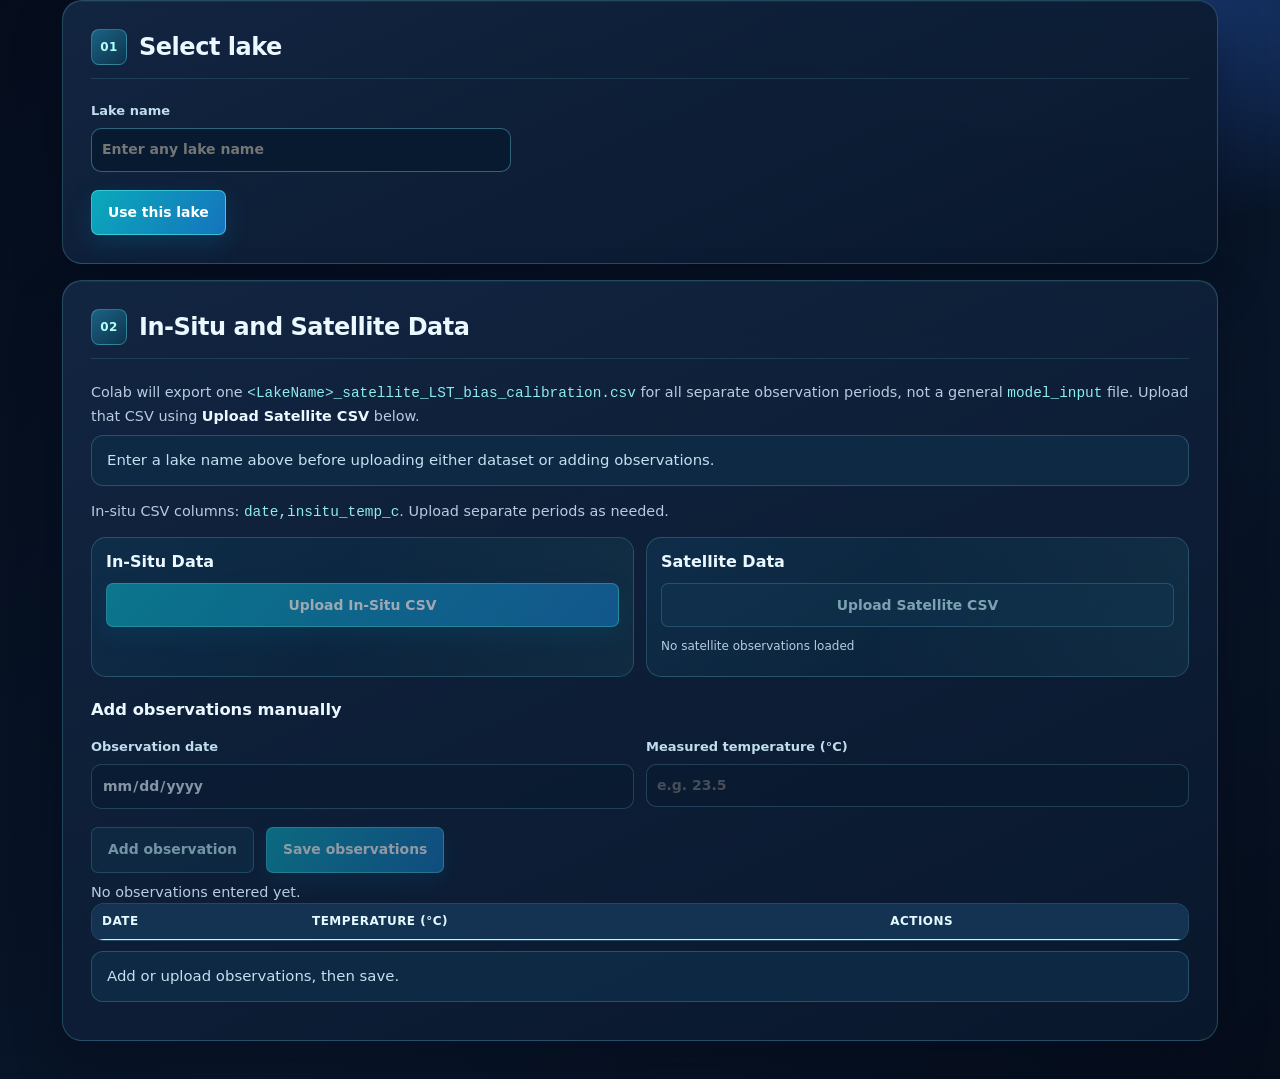
<file: animated-test/in-situ/index.html>
<!doctype html>
<html lang="en"><head><meta charset="utf-8"><meta name="viewport" content="width=device-width,initial-scale=1">
<title>In-Situ Calibration — ReST-Lake · Animated Test</title>
<link rel="stylesheet" href="../style.css?v=restlake-20261023b"><link rel="stylesheet" href="in-situ.css"><link rel="stylesheet" href="../animated.css?v=1"><link rel="stylesheet" href="../control-center.css?v=2"></head>
<body><main class="insitu-shell">
<section class="panel">
<div class="panel__heading"><div><span class="step">01</span><h2>Select lake</h2></div></div>

<div class="insitu-fields lake-name-only"><label>Lake name<input id="lakeName" type="text" maxlength="80" autocomplete="off" placeholder="Enter any lake name"></label></div>
<div class="action-row"><button class="button button--primary" type="button" id="chooseLake">Use this lake</button><span id="selectedLakeLabel" class="file-name"></span></div>
</section>
<div id="workspace">
<section class="panel">
<div class="panel__heading"><div><span class="step">02</span><h2>In-Situ and Satellite Data</h2></div></div>
<p class="helper">Colab will export one <code>&lt;LakeName&gt;_satellite_LST_bias_calibration.csv</code> for all separate observation periods, not a general <code>model_input</code> file. Upload that CSV using <strong>Upload Satellite CSV</strong> below.</p>
<p id="chooseLakeHint" class="status-box status-box--neutral">Enter a lake name above before uploading either dataset or adding observations.</p>
<p class="helper">In-situ CSV columns: <code>date,insitu_temp_c</code>. Upload separate periods as needed.</p>
<div class="calibration-upload-grid" aria-label="Calibration input files">
  <div class="calibration-upload-card">
    <h3>In-Situ Data</h3>
    
    <div class="action-row">
      <label class="button button--primary" id="inSituUploadLabel">Upload In-Situ CSV<input id="insituUpload" class="hidden-input" type="file" accept=".csv,text/csv" disabled></label>
      <button class="button button--ghost" type="button" hidden id="template">Download CSV template</button>
      <button class="button button--ghost" type="button" hidden id="downloadInsitu" disabled>Download saved observations</button>
    </div>
  </div>
  <div class="calibration-upload-card">
    <h3>Satellite Data</h3>
    
    <div class="action-row">
      <label class="button button--secondary" id="satelliteUploadLabel">Upload Satellite CSV<input id="satUpload" class="hidden-input" type="file" accept=".csv,text/csv" disabled></label>
      <button hidden id="downloadSatellite" class="button button--ghost" type="button">Download retained satellite CSV</button>
    </div>
    <p id="satCount" class="file-name">No satellite observations loaded</p>
  </div>
</div>
<h3>Add observations manually</h3>
<div class="insitu-fields"><label>Observation date<input type="date" id="insituDate" disabled></label>
<label>Measured temperature (°C)<input type="number" id="insituTemp" disabled step="any" placeholder="e.g. 23.5"></label></div>
<div class="action-row"><button class="button button--secondary" id="upsert" type="button" disabled>Add observation</button>
<button class="button button--ghost" id="cancelEdit" type="button" hidden disabled>Cancel editing</button>
<button class="button button--primary" id="saveObs" type="button" disabled>Save observations</button></div>
<p class="helper" id="obsSummary">No observations entered yet.</p>
<div class="table-wrap"><table><thead><tr><th>Date</th><th>Temperature (°C)</th><th>Actions</th></tr></thead>
<tbody id="observations"></tbody></table></div>
<div class="status-box status-box--neutral" role="status" id="obsStatus">Add or upload observations, then save.</div>
</section>
<div id="remainingWorkspace" hidden>
<details id="downloadArea" class="calibration-download-details">
<summary class="calibration-download-summary"><span class="step">03</span><span>Download Satellite Data <small>(Optional)</small></span></summary>
<div class="panel download-header">
<p class="helper">All saved in-situ dates are grouped into separate ±1-month satellite windows. Download one Colab notebook: it runs every window automatically and produces ONE combined satellite CSV.</p>
<div class="insitu-fields"><label>Latitude (decimal degrees)<input id="satelliteLat" type="text" inputmode="decimal" autocomplete="off" spellcheck="false" placeholder="e.g. 29.3856"></label>
<label>Longitude (decimal degrees)<input id="satelliteLon" type="text" inputmode="decimal" autocomplete="off" spellcheck="false" placeholder="e.g. 79.4592"></label></div>
<div id="windowSummary" class="helper">All saved in-situ date ranges will download automatically in one Colab run.</div>
<div id="allWindowsList" class="all-windows-list" aria-live="polite"></div>
<div id="rangeInfo" class="status-box status-box--neutral">One notebook will process every ±1-month satellite window, skipping gaps.</div></div>
<section class="panel lake-data-panel" aria-labelledby="lakeDataTitle">
        <div id="lakeDataDetails"><p class="helper" id="lakeDataTitle">One notebook runs every window automatically. A single combined satellite CSV is downloaded in Colab.</p>
          
          
          <form id="lakeDataForm">
            <div class="lake-data-dates">
              <label>Start date<input id="lakeDataStart" type="date" value="2020-01-01" required></label>
              <label>End date<input id="lakeDataEnd" type="date" required></label>
            </div>
            
            <div id="lakeDataRows"></div>
            <div class="action-row">
              <button id="addLakeDataRow" type="button" class="button button--secondary">+ Add lake</button>
              <button type="submit" id="prepareLakeNotebook" class="button button--primary">1. Download satellite data for ALL windows</button>
              <a class="button button--ghost lake-data-link" href="https://colab.research.google.com/" target="_blank" rel="noopener noreferrer">2. Open Colab</a>
            </div>
          </form>
          
          <label class="button button--ghost lake-data-import" hidden>Legacy JSON import<input id="lakeDataBundle" type="file" accept=".json,application/json"></label>
          <div id="lakeDataStatus" class="status-box status-box--neutral" role="status">Select a lake, save in-situ dates, enter satellite decimal-degree coordinates, then download ONE notebook for ALL date windows.</div>
          <div id="lakeDataResults" class="lake-data-results"></div>
        </div>
      </section>
</details>
<section class="panel">
<div class="panel__heading"><div><span class="step">04</span><h2>Match and edit observations</h2></div></div>
<p class="helper">Select a dot to highlight its matching row. Edit an in-situ value in the table if needed.</p>

<div class="insitu-fields"><label>Maximum nearest-date difference (days)<input id="maxDays" type="number" min="0" max="365" step="1" value="3"></label></div>
<div class="action-row"><button type="button" id="matchDates" class="button button--secondary">Match observation dates</button></div>
<div class="status-box status-box--neutral" role="status" id="matchStatus">Import satellite observations after saving in-situ measurements.</div>
<div class="graph-container" id="graph"></div>
<div class="table-wrap insitu-table"><table><thead><tr><th>In-situ date</th><th>In-situ °C</th><th>Satellite date</th><th>Satellite °C</th><th>Difference</th><th>Pair bias °C</th><th>Status</th><th>Edit</th></tr></thead>
<tbody id="matches"></tbody></table></div>
</section>
<section class="panel">
<div class="panel__heading"><div><span class="step">05</span><h2>Additive bias calibration</h2></div></div>
<p class="helper">Additive correction: <code>corrected LST = original LST + mean(in-situ − satellite)</code> from matched observations.</p>
<div class="action-row"><button type="button" id="applyBias" class="button button--primary">Calibrate</button>
<button type="button" id="saveResults" class="button button--secondary">Save bias correction</button></div>
<div id="metrics" class="insitu-metrics"></div><div id="savedValue" class="status-box status-box--neutral">No saved calibration value yet.</div><div class="status-box status-box--neutral" id="calStatus">Match historical dates to calculate the bias value.</div>

<div class="action-row">
<button class="button button--ghost" type="button" id="exportCorrected">Download corrected CSV</button>
<button class="button button--ghost" type="button" hidden id="exportAudit">Download matching audit CSV</button>
<button class="button button--ghost" type="button" hidden id="exportMetrics">Download metrics CSV</button>
<button class="button button--ghost" type="button" hidden id="exportPlot">Download plot SVG</button>
</div>
</section>
<section class="panel" id="advancedFutureArea" hidden>
<div class="panel__heading"><div><span class="step">06</span><h2>Correct later satellite data using the saved value</h2></div></div>
<p class="helper">Once you save a lake bias from all available historical matched dates (even scattered across 2018, 2019, 2022 and 2025), upload <strong>any separate satellite model-input CSV</strong> here. The same saved offset will be applied to existing LST values without recalibrating. Download the corrected CSV in the unchanged five-column format or send it to the With-Memory and Baseline tabs.</p>
<div class="action-row"><label class="button button--primary">Upload new / later satellite CSV<input class="hidden-input" id="futureUpload" type="file" accept=".csv,text/csv"></label>
<button type="button" id="downloadFuture" class="button button--secondary">Download calibrated satellite CSV</button>
<button type="button" id="sendToModels" class="button button--secondary">Use calibrated CSV in With Memory &amp; Baseline</button></div>
<div id="futureStatus" class="status-box status-box--neutral">Save a lake calibration value, then upload any later original satellite CSV.</div>
<div id="futureMetrics" class="insitu-metrics"></div>
</section></div></div></main>
<script src="core.js?v=20261026-fullcsv"></script>
<script src="lake-data-ui.js?v=ALL-FOUR-WINDOWS-FINAL-20261026-cachedfix2"></script>
<script src="ui.js?v=ALL-FOUR-WINDOWS-FINAL-20261026-cachedfix2"></script>
<script src="../control-center.js?v=2"></script></body></html>
</file>
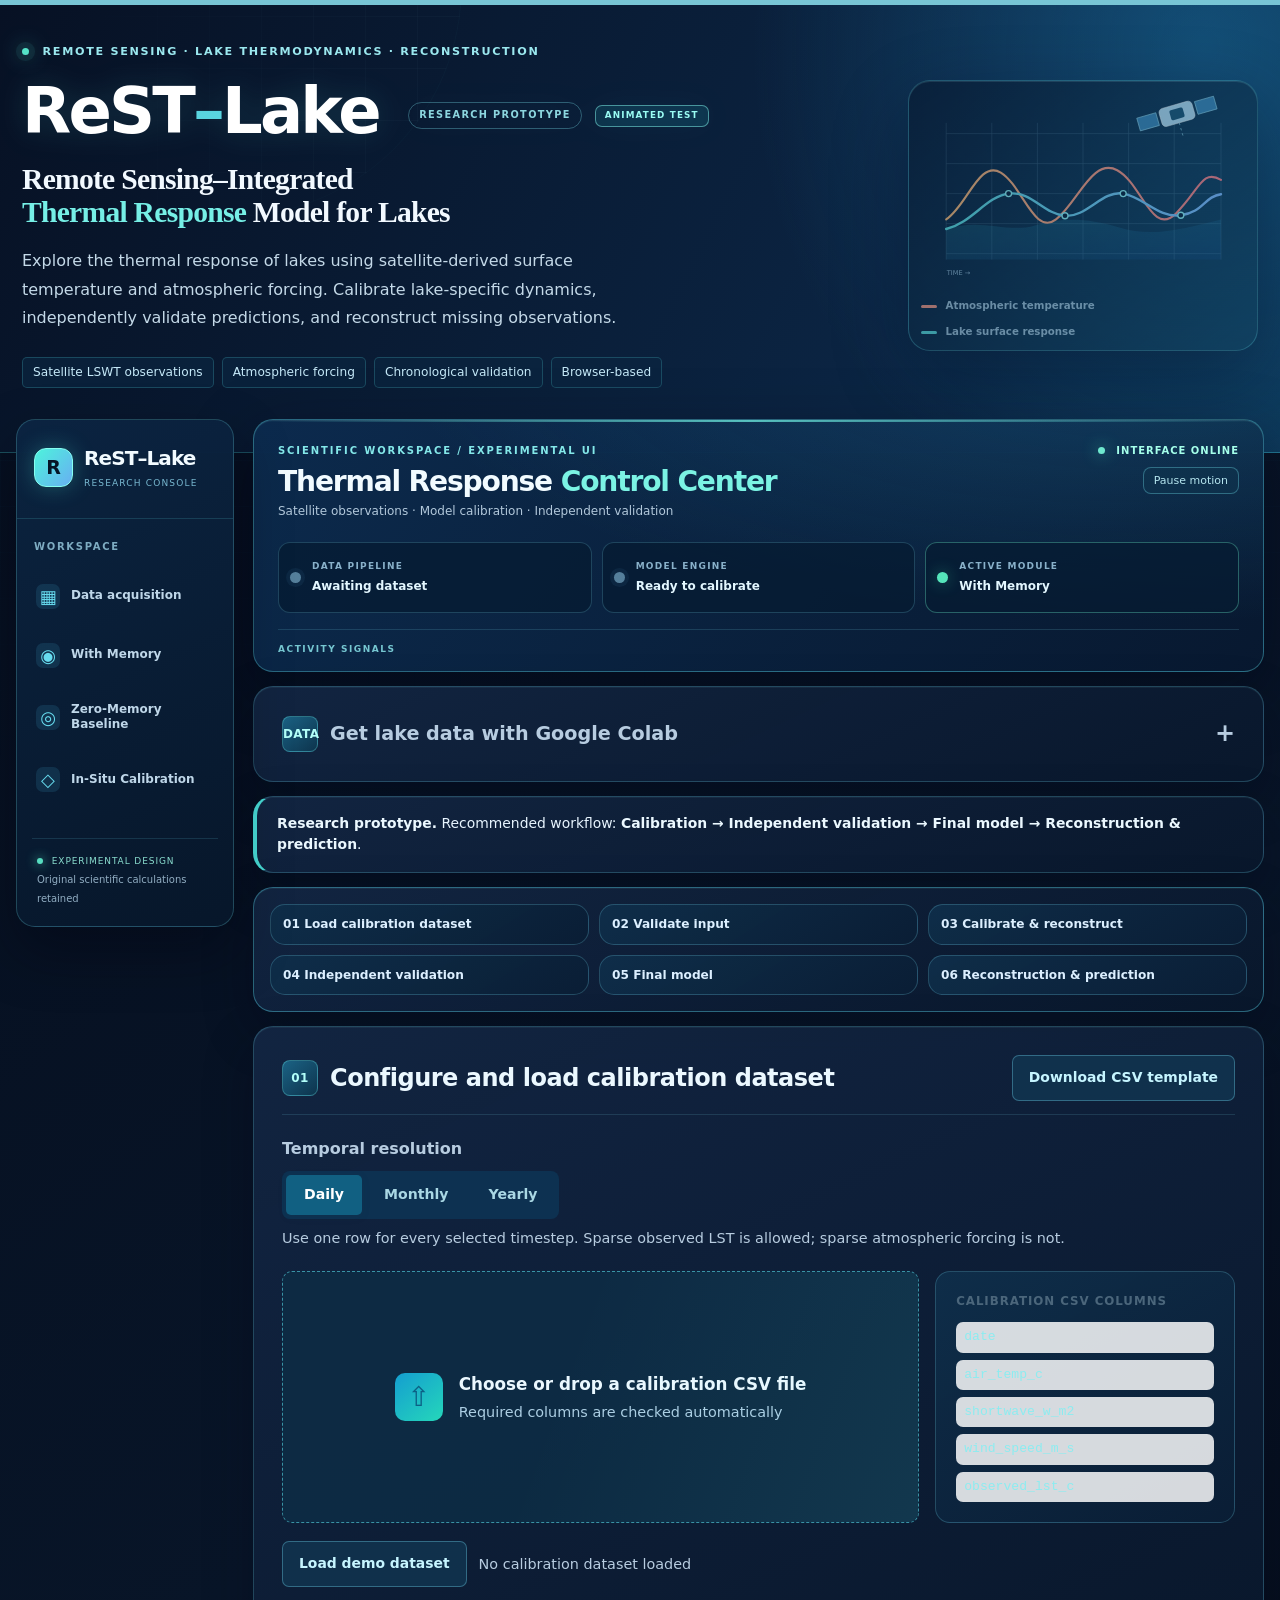
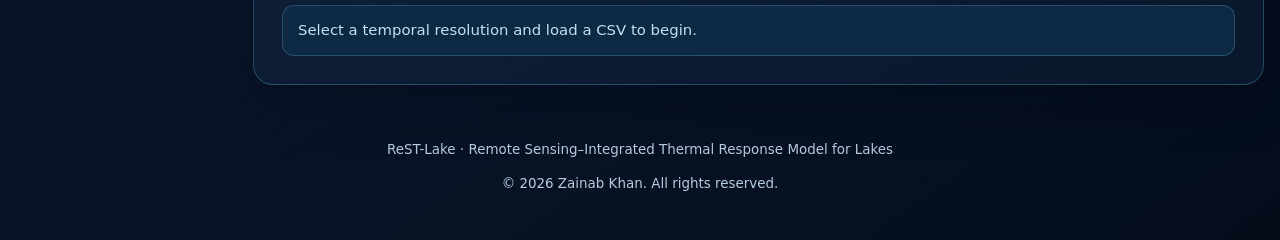
<file: animated-test/with-memory/index.html>
<!DOCTYPE html>
<html lang="en">
<head>
  <meta charset="UTF-8" />
  <meta name="viewport" content="width=device-width, initial-scale=1.0" />
  <meta name="description" content="ReST-Lake: Remote Sensing–Integrated Thermal Response Model for Lakes. Calibrate, validate, and reconstruct lake surface water temperature using satellite observations and atmospheric forcing." />
  <title>ReST-Lake | Remote Sensing–Integrated Thermal Response Model for Lakes · Animated Test</title>
  <link rel="stylesheet" href="style.css?v=restlake-20261023b" />
<link rel="stylesheet" href="../animated.css?v=1"><link rel="stylesheet" href="../control-center.css?v=2"></head>
<body>
  <div class="page-shell">
    <header class="hero">
      <div class="hero__inner">
        <div class="hero__copy">
          <div class="eyebrow"><span class="hero__live-dot"></span> REMOTE SENSING · LAKE THERMODYNAMICS · RECONSTRUCTION</div>
          <div class="hero__brand">ReST<span>–</span>Lake <span class="hero__edition">RESEARCH PROTOTYPE</span></div>
          <h1>Remote Sensing–Integrated<br><em>Thermal Response</em> Model for Lakes</h1>
          <p class="hero__lead">Explore the thermal response of lakes using satellite-derived surface temperature and atmospheric forcing. Calibrate lake-specific dynamics, independently validate predictions, and reconstruct missing observations.</p>
          <div class="hero__badges">
            <span>Satellite LSWT observations</span><span>Atmospheric forcing</span><span>Chronological validation</span><span>Browser-based</span>
          </div>
        </div>
        <div class="hero__visual" aria-label="Illustrative scientific diagram showing satellite observation, lake thermal response and temperature time series; not measured data">
          
          <svg viewBox="0 0 540 340" role="img" aria-label="Illustrative satellite remote sensing and two temperature response curves, not actual lake measurements">
            <defs>
              <linearGradient id="lakeFill" x1="0" y1="0" x2="1" y2="1"><stop stop-color="#36c9da"/><stop offset="1" stop-color="#1855aa"/></linearGradient>
              <linearGradient id="curveA" x1="0" x2="1"><stop stop-color="#5de2e0"/><stop offset="1" stop-color="#83baff"/></linearGradient>
              <linearGradient id="curveB" x1="0" x2="1"><stop stop-color="#ffbd75"/><stop offset="1" stop-color="#ff7b83"/></linearGradient>
            </defs>
            <g opacity=".25" stroke="#a5d9ef" stroke-width="1"><path d="M42 66H500 M42 116H500 M42 166H500 M42 216H500 M42 266H500"/><path d="M42 48V276 M118 48V276 M194 48V276 M270 48V276 M346 48V276 M422 48V276 M500 48V276"/></g>
            <g transform="translate(395 26) rotate(-16)"><rect x="0" y="0" width="57" height="31" rx="7" fill="#b6def1" stroke="#fff" stroke-opacity=".75"/><rect x="17" y="7" width="23" height="17" rx="3" fill="#1b5171"/><path d="M-38 4H-5V26H-38z M62 4H95V26H62z" fill="#3b83b2" stroke="#9cdeef"/><path d="M28 31V54" stroke="#9cdeef" stroke-dasharray="4 5"/></g>
            <path d="M42 226C97 205 143 233 190 219S278 207 329 222S418 230 500 209L500 276H42Z" fill="url(#lakeFill)" opacity=".19"/>
            <path d="M42 209 C77 186 97 109 133 131 S189 237 225 209 S286 105 327 127 S385 239 425 199 S468 125 500 143" fill="none" stroke="url(#curveB)" stroke-width="3.5" stroke-linecap="round"/>
            <path d="M42 225 C86 214 108 171 146 166 S204 200 240 203 S302 160 337 166 S395 207 433 202 S472 171 500 167" fill="none" stroke="url(#curveA)" stroke-width="4" stroke-linecap="round"/>
            <g fill="#071e37" stroke="#91f1f3" stroke-width="2.3"><circle cx="146" cy="166" r="5"/><circle cx="240" cy="203" r="5"/><circle cx="337" cy="166" r="5"/><circle cx="433" cy="202" r="5"/></g>
            
            <text x="43" y="302" fill="#90b4cc" font-size="11">TIME →</text>
          </svg>
          <div class="hero__visual-foot"><span><i class="hero__legend hero__legend--air"></i> Atmospheric temperature</span><span><i class="hero__legend hero__legend--lake"></i> Lake surface response</span></div>
          
        </div>
      </div>
    </header>

    <main class="container">
      <section class="panel lake-data-panel" aria-labelledby="lakeDataTitle">
        <details id="lakeDataDetails">
          <summary><span class="step">DATA</span><span id="lakeDataTitle">Get lake data with Google Colab</span></summary>
          <p class="helper">Enter multiple lakes here. Download a ready-to-run notebook, sign in on Google Colab, run it, and import its result file below. Each lake keeps its own daily CSV in the model's existing format.</p>
          <div class="notice lake-data-notice">Google sign-in happens on Colab. You must upload the prepared notebook and choose <strong>Runtime → Run all</strong> there; this page does not start a Colab runtime automatically.</div>
          <form id="lakeDataForm">
            <div class="lake-data-dates">
              <label>Start date<input id="lakeDataStart" type="date" value="2020-01-01" required></label>
              <label>End date<input id="lakeDataEnd" type="date" required></label>
            </div>
            <p class="helper">Default end date: today minus 10 days. ERA5 hourly means; Landsat 8/9 scenes with cloud cover strictly below 2%; one pixel at your coordinate. Choose a point over lake water.</p>
            <div id="lakeDataRows"></div>
            <div class="action-row">
              <button id="addLakeDataRow" type="button" class="button button--secondary">+ Add lake</button>
              <button type="submit" id="prepareLakeNotebook" class="button button--primary">1. Download prepared Colab notebook</button>
              <a class="button button--ghost lake-data-link" href="https://colab.research.google.com/" target="_blank" rel="noopener noreferrer">2. Open Colab / Google sign-in ↗</a>
            </div>
          </form>
          <ol class="lake-data-instructions">
            <li>In Colab, choose <strong>File → Upload notebook</strong> and select the downloaded <code>.ipynb</code> file. Your lakes are already filled in.</li>
            <li>Choose <strong>Runtime → Run all</strong>. Allow time for the weather and satellite downloads. The notebook downloads one <code>lake_data_results.json</code> file containing the separate CSVs.</li>
            <li>Return here and import that result file. Download any lake's CSV or load it directly into calibration or application.</li>
          </ol>
          <label class="button button--ghost lake-data-import">3. Import Colab result file<input id="lakeDataBundle" type="file" accept=".json,application/json"></label>
          <div id="lakeDataStatus" class="status-box status-box--neutral" role="status">Add your lakes to prepare a notebook. No Google password is entered on this page.</div>
          <div id="lakeDataResults" class="lake-data-results"></div>
        </details>
      </section>
      <section class="notice research-notice">
        <strong>Research prototype.</strong>
        Recommended workflow: <strong>Calibration → Independent validation → Final model → Reconstruction &amp; prediction</strong>.
      </section>

      <section class="workflow-strip panel panel--compact">
        <div class="workflow-chip">01 Load calibration dataset</div>
        <div class="workflow-chip">02 Validate input</div>
        <div class="workflow-chip">03 Calibrate &amp; reconstruct</div>
        <div class="workflow-chip">04 Independent validation</div>
        <div class="workflow-chip">05 Final model</div>
        <div class="workflow-chip">06 Reconstruction &amp; prediction</div>
      </section>

      <section class="panel">
        <div class="panel__heading">
          <div>
            <span class="step">01</span>
            <h2>Configure and load calibration dataset</h2>
          </div>
          <button id="downloadTemplateBtn" class="button button--ghost" type="button">Download CSV template</button>
        </div>

        <div class="field-group">
          <label class="field-label">Temporal resolution</label>
          <div class="segmented" role="radiogroup" aria-label="Temporal resolution">
            <label><input type="radio" name="frequency" value="Daily" checked /><span>Daily</span></label>
            <label><input type="radio" name="frequency" value="Monthly" /><span>Monthly</span></label>
            <label><input type="radio" name="frequency" value="Yearly" /><span>Yearly</span></label>
          </div>
          <p class="helper">Use one row for every selected timestep. Sparse observed LST is allowed; sparse atmospheric forcing is not.</p>
        </div>

        <div class="upload-grid">
          <label id="dropZone" class="drop-zone" for="csvFile">
            <input id="csvFile" type="file" accept=".csv,text/csv" />
            <div class="drop-zone__icon" aria-hidden="true">⇧</div>
            <div>
              <strong>Choose or drop a calibration CSV file</strong>
              <span>Required columns are checked automatically</span>
            </div>
          </label>
          <div class="template-card">
            <span class="template-card__title">Calibration CSV columns</span>
            <code>date</code>
            <code>air_temp_c</code>
            <code>shortwave_w_m2</code>
            <code>wind_speed_m_s</code>
            <code>observed_lst_c</code>
          </div>
        </div>

        <div class="action-row">
          <button id="loadDemoBtn" class="button button--secondary" type="button">Load demo dataset</button>
          <span id="fileName" class="file-name">No calibration dataset loaded</span>
        </div>

        <div id="statusBox" class="status-box status-box--neutral" aria-live="polite">
          Select a temporal resolution and load a CSV to begin.
        </div>
      </section>

      <section id="dataSection" class="panel hidden">
        <div class="panel__heading">
          <div>
            <span class="step">02</span>
            <h2>Validate calibration input</h2>
          </div>
        </div>

        <div id="inputMetrics" class="metric-grid metric-grid--three"></div>

        <div class="table-wrap">
          <table>
            <thead>
              <tr>
                <th>Date</th>
                <th>Air temp (°C)</th>
                <th>Shortwave (W m⁻²)</th>
                <th>Wind (m s⁻¹)</th>
                <th>Observed LST (°C)</th>
              </tr>
            </thead>
            <tbody id="previewBody"></tbody>
          </table>
        </div>
        <p id="previewNote" class="helper"></p>

        <div class="run-row">
          <button id="runBtn" class="button button--primary" type="button">Calibrate model and reconstruct historical LST</button>
          <span id="runMessage" class="run-message"></span>
        </div>
      </section>

      <section id="resultsSection" class="hidden">
        <section class="panel">
          <div class="panel__heading">
            <div>
              <span class="step">03</span>
              <h2>Calibration results</h2>
            </div>
          </div>

          <div id="resultMetrics" class="metric-grid metric-grid--five"></div>
          <p id="memoryCaption" class="helper"></p>

          <div class="result-grid">
            <div class="subpanel">
              <h3>Parameter estimates</h3>
              <div class="table-wrap table-wrap--compact">
                <table>
                  <thead><tr><th>Parameter</th><th>Estimate</th><th>Meaning</th></tr></thead>
                  <tbody id="parameterBody"></tbody>
                </table>
              </div>
            </div>

            <div class="subpanel equation-card">
              <h3>Model equation</h3>
              <div class="equation" aria-label="Thermal memory equation">
                <div><i>T</i><sub>L</sub>(<i>t</i>) = <i>e</i><sup>−Δ<i>t</i>/τ</sup> <i>T</i><sub>L</sub>(<i>t</i>−Δ<i>t</i>)</div>
                <div class="equation__plus">+</div>
                <div>(1 − <i>e</i><sup>−Δ<i>t</i>/τ</sup>) [β<sub>0</sub> + β<sub>T</sub><i>T</i><sub>a</sub>(<i>t</i>) + β<sub>S</sub><i>S</i><sub>↓</sub>(<i>t</i>) + β<sub>U</sub><i>U</i>(<i>t</i>)]</div>
              </div>
              <div class="equation equation--small"><i>M</i> = <i>e</i><sup>−1/τ</sup></div>
            </div>
          </div>
        </section>

        <section class="panel">
          <div class="panel__heading">
            <div>
              <span class="step">03A</span>
              <h2>Historical reconstruction</h2>
            </div>
            <button id="downloadResultsBtn" class="button button--ghost" type="button">Download reconstructed CSV</button>
          </div>

          <div class="chart-card chart-card--enhanced">
            <div class="chart-heading-row">
              <div>
                <h3>Observed and reconstructed LST</h3>
                <p>Hover or move across the plot to inspect individual timesteps.</p>
              </div>
              <div class="chart-legend">
                <span><i class="legend-line"></i>Reconstructed / projected LST</span>
                <span><i class="legend-dot"></i>Observed LST</span>
              </div>
            </div>
            <div id="chart" class="chart chart--interactive" role="img" aria-label="Observed and reconstructed lake surface temperature chart"></div>
          </div>

          <div class="target-card">
            <div class="target-card__field">
              <label for="targetSelect">Select timestep</label>
              <select id="targetSelect"></select>
            </div>
            <div id="targetResult" class="target-result"></div>
          </div>
        </section>

        <section class="panel validation-panel">
          <div class="panel__heading">
            <div>
              <span class="step">04</span>
              <h2>Independent validation</h2>
            </div>
            <button id="downloadValidationBtn" class="button button--ghost" type="button" disabled>Download validation CSV</button>
          </div>

          <div class="validation-explainer">
            <div class="validation-explainer__icon">✓</div>
            <div>
              <strong>Chronological hold-out validation</strong>
              <p>Observed LST values are ordered by date. The earlier observations are used to calibrate a separate validation model, while the later observations are withheld and used only for testing.</p>
            </div>
          </div>

          <div class="validation-controls">
            <div class="validation-control">
              <label for="validationSplit">Calibration share of observed LST</label>
              <div class="range-row">
                <input id="validationSplit" type="range" min="60" max="80" step="5" value="70" />
                <output id="validationSplitValue" for="validationSplit">70%</output>
              </div>
              <p class="helper">Default: 70% calibration / 30% held-out validation. The split is based only on observed LST dates, not on all daily rows.</p>
            </div>
            <div class="validation-action">
              <button id="runValidationBtn" class="button button--primary" type="button">Run independent validation</button>
              <span id="validationRunMessage" class="run-message"></span>
            </div>
          </div>

          <div id="validationResults" class="hidden">
            <div id="validationMetrics" class="metric-grid metric-grid--validation"></div>
            <p id="validationCaption" class="helper"></p>

            <div class="validation-chart-grid">
              <div class="chart-card chart-card--enhanced">
                <div class="chart-heading-row">
                  <div>
                    <h3>Temporal validation</h3>
                    <p>Free-running prediction from the calibration period compared with held-out LST observations.</p>
                  </div>
                  <div class="chart-legend">
                    <span><i class="legend-line legend-line--validation"></i>Validation-model prediction</span>
                    <span><i class="legend-dot legend-dot--train"></i>Calibration observations</span>
                    <span><i class="legend-dot legend-dot--test"></i>Held-out observations</span>
                  </div>
                </div>
                <div id="validationTimeChart" class="chart chart--interactive" role="img" aria-label="Validation time series chart"></div>
              </div>

              <div class="chart-card chart-card--enhanced">
                <div class="chart-heading-row">
                  <div>
                    <h3>Observed vs predicted</h3>
                    <p>Held-out observations only; the diagonal line represents perfect agreement.</p>
                  </div>
                  <div class="chart-legend">
                    <span><i class="legend-dot legend-dot--test"></i>Held-out observations</span>
                    <span><i class="legend-line legend-line--validation"></i>1:1 agreement</span>
                  </div>
                </div>
                <div id="validationScatterChart" class="chart chart--scatter" role="img" aria-label="Observed versus predicted validation scatter plot"></div>
              </div>
            </div>

            <div class="subpanel validation-table-panel">
              <h3>Held-out validation observations</h3>
              <div class="table-wrap table-wrap--compact">
                <table>
                  <thead>
                    <tr>
                      <th>Date</th>
                      <th>Observed LST (°C)</th>
                      <th>Predicted LST (°C)</th>
                      <th>Residual (°C)</th>
                    </tr>
                  </thead>
                  <tbody id="validationTableBody"></tbody>
                </table>
              </div>
            </div>
          </div>
        </section>

        <section class="panel final-model-panel">
          <div class="panel__heading">
            <div>
              <span class="step">05</span>
              <h2>Final model using all observations</h2>
            </div>
            <button id="downloadFinalParamsBtn" class="button button--ghost" type="button" disabled>Download final parameters</button>
          </div>

          <div class="final-model-callout">
            <p>After validation, rebuild the final lake-specific model using <strong>all reliable observed LST values</strong>. These final parameters are then carried into the reconstruction and prediction stage.</p>
          </div>

          <div class="run-row run-row--stackable">
            <button id="buildFinalBtn" class="button button--primary" type="button">Build final model using all observations</button>
            <span id="finalRunMessage" class="run-message"></span>
          </div>

          <div id="finalModelSection" class="hidden">
            <div id="finalMetrics" class="metric-grid metric-grid--five"></div>
            <p id="finalMemoryCaption" class="helper"></p>

            <div class="result-grid result-grid--single-top">
              <div class="subpanel">
                <h3>Final parameter estimates</h3>
                <div class="table-wrap table-wrap--compact">
                  <table>
                    <thead><tr><th>Parameter</th><th>Estimate</th><th>Meaning</th></tr></thead>
                    <tbody id="finalParameterBody"></tbody>
                  </table>
                </div>
              </div>

              <div class="subpanel final-model-state">
                <h3>Final model state</h3>
                <div id="finalStateSummary" class="final-state-summary"></div>
              </div>
            </div>
          </div>
        </section>

        <section class="panel application-panel">
          <div class="panel__heading">
            <div>
              <span class="step">06</span>
              <h2>Reconstruction &amp; prediction</h2>
            </div>
            <button id="downloadApplicationTemplateBtn" class="button button--ghost" type="button">Download application template</button>
          </div>

          <div class="application-intro">
            <p>Use the final calibrated parameters for <strong>gap-filling</strong>, <strong>hindcast reconstruction</strong>, <strong>remote-access / sparse-observation periods</strong>, or <strong>forecast / future prediction</strong>.</p>
          </div>

          <div class="application-config-grid">
            <div class="subpanel application-config-card">
              <h3>1. Load application-period forcing</h3>
              <label id="applicationDropZone" class="drop-zone drop-zone--compact" for="applicationCsvFile">
                <input id="applicationCsvFile" type="file" accept=".csv,text/csv" />
                <div class="drop-zone__icon" aria-hidden="true">⇧</div>
                <div>
                  <strong>Choose or drop an application CSV file</strong>
                  <span>Observed LST can be blank or partly available</span>
                </div>
              </label>
              <div class="action-row action-row--tight">
                <span id="applicationFileName" class="file-name">No application dataset loaded</span>
              </div>
              <div id="applicationStatusBox" class="status-box status-box--neutral">Load an application dataset after building the final model.</div>
            </div>

            <div class="subpanel application-config-card">
              <h3>2. Choose application settings</h3>
              <div class="field-group field-group--compact">
                <label class="field-label" for="initialStateMode">Initial state</label>
                <select id="initialStateMode">
                  <option value="historical_last" selected>Continue from the last modeled LST of the calibration dataset</option>
                  <option value="first_observed">Use the first observed LST in the application dataset as the starting anchor</option>
                </select>
                <p class="helper">For direct continuation beyond the historical record, the first option is usually appropriate.</p>
              </div>

              <div class="checkbox-row">
                <label class="checkbox-label">
                  <input id="useApplicationAnchors" type="checkbox" checked />
                  <span>Use observed LST in the application file as state re-anchors whenever available</span>
                </label>
              </div>

              <div class="field-group field-group--compact">
                <label class="field-label" for="applicationMode">Application mode</label>
                <select id="applicationMode">
                  <option value="fill_gaps">Fill missing values within the application period</option>
                  <option value="hindcast">Reconstruct another historical or remote-access period</option>
                  <option value="forecast">Predict / project LST forward</option>
                </select>
              </div>

              <div class="run-row run-row--stackable">
                <button id="runApplicationBtn" class="button button--primary" type="button">Run reconstruction / prediction</button>
                <span id="applicationRunMessage" class="run-message"></span>
              </div>
            </div>
          </div>

          <div id="applicationResults" class="hidden">
            <div class="panel-divider"></div>
            <div id="applicationMetrics" class="metric-grid metric-grid--five"></div>
            <p id="applicationCaption" class="helper"></p>

            <div class="panel__heading panel__heading--tight">
              <div>
                <h3>Application-period LST</h3>
              </div>
              <button id="downloadApplicationBtn" class="button button--ghost" type="button">Download application CSV</button>
            </div>

            <div class="chart-card chart-card--enhanced">
              <div class="chart-heading-row">
                <div>
                  <h3>Reconstructed / predicted application series</h3>
                  <p>The chart uses the final lake-specific parameters estimated in Step 05.</p>
                </div>
                <div class="chart-legend">
                  <span><i class="legend-line legend-line--application"></i>Modeled LST</span>
                  <span><i class="legend-dot"></i>Observed LST in application file</span>
                </div>
              </div>
              <div id="applicationChart" class="chart chart--interactive" role="img" aria-label="Application period lake surface temperature chart"></div>
            </div>

            <div class="target-card">
              <div class="target-card__field">
                <label for="applicationTargetSelect">Select application timestep</label>
                <select id="applicationTargetSelect"></select>
              </div>
              <div id="applicationTargetResult" class="target-result"></div>
            </div>

            <div class="subpanel validation-table-panel">
              <h3>Application-period preview</h3>
              <div class="table-wrap table-wrap--compact">
                <table>
                  <thead>
                    <tr>
                      <th>Date</th>
                      <th>Observed LST (°C)</th>
                      <th>Modeled LST (°C)</th>
                      <th>State source</th>
                    </tr>
                  </thead>
                  <tbody id="applicationTableBody"></tbody>
                </table>
              </div>
            </div>
          </div>
        </section>

        <section class="panel limitations">
          <details>
            <summary>Scientific interpretation and limitations</summary>
            <div class="limitations__body">
              <p>This is a <strong>reduced-order, physically motivated, semi-empirical model</strong>. It is not a complete lake heat-budget or hydrodynamic model.</p>
              <p>The model explicitly represents thermal memory through τ, but does not explicitly simulate bathymetry, mixed-layer depth, longwave radiation, humidity, inflow heat, sediment heat flux, ice processes, or vertical stratification.</p>
              <p>Step 05 provides the final parameters that are carried into Step 06. Application quality depends on the representativeness of the calibration observations and the availability of continuous atmospheric forcing.</p>
            </div>
          </details>
        </section>
      </section>
    </main>

    <footer>
      <p>ReST-Lake · Remote Sensing–Integrated Thermal Response Model for Lakes</p>
      <p>© 2026 Zainab Khan. All rights reserved.</p>
    </footer>
  </div>

  <script src="app.js"></script>
  <script src="plot-ui.js"></script>
  <script src="lake-data-ui.js?v=7abb35c"></script>
<script src="../control-center.js?v=2"></script></body>
</html>
</file>
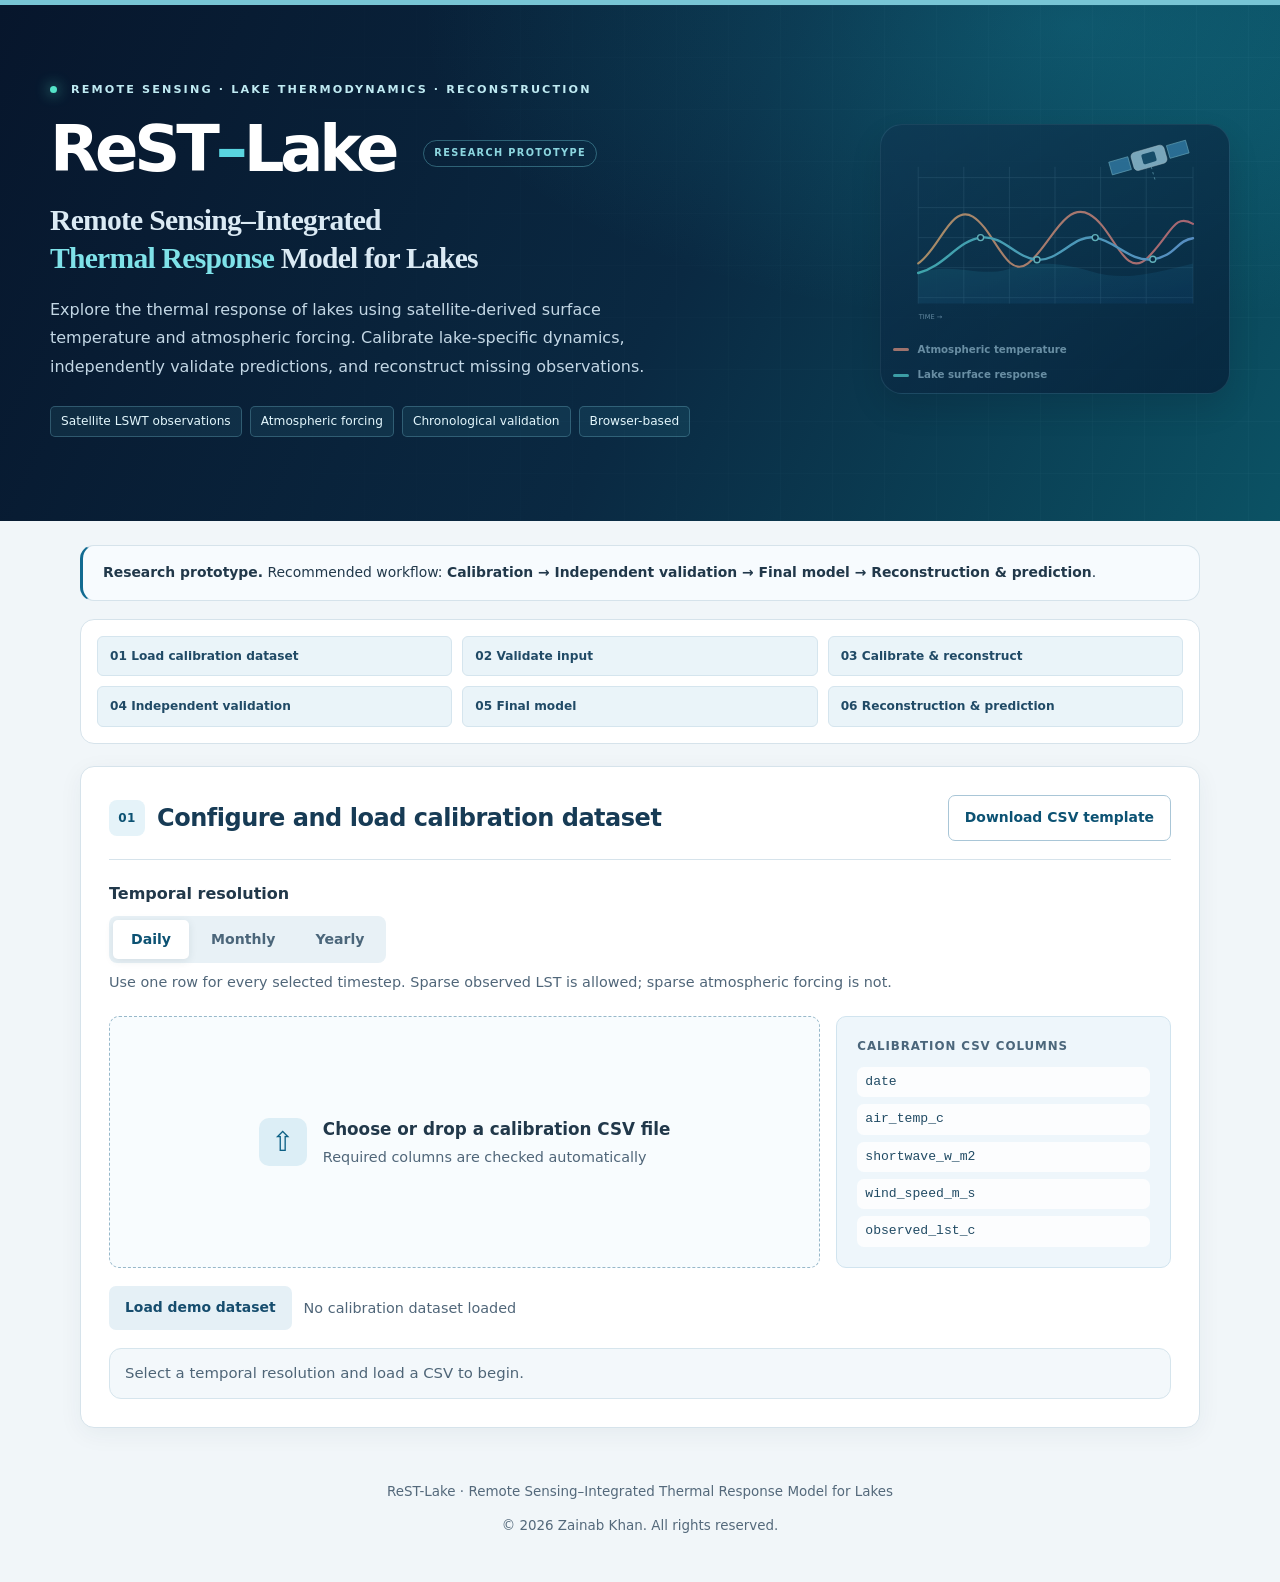
<file: basic-paper/baseline/index.html>
<!DOCTYPE html>
<html lang="en">
<head>
  <meta charset="UTF-8" />
  <meta name="viewport" content="width=device-width, initial-scale=1.0" />
  <meta name="description" content="ReST-Lake: Remote Sensing–Integrated Thermal Response Model for Lakes. Calibrate, validate, and reconstruct lake surface water temperature using satellite observations and atmospheric forcing." />
  <title>ReST-Lake No-Memory Baseline | Remote Sensing–Integrated Thermal Response Model for Lakes</title>
  <link rel="stylesheet" href="style.css?v=restlake-20261023b" />
</head>
<body>
  <div class="page-shell">
    <header class="hero">
      <div class="hero__inner">
        <div class="hero__copy">
          <div class="eyebrow"><span class="hero__live-dot"></span> REMOTE SENSING · LAKE THERMODYNAMICS · RECONSTRUCTION</div>
          <div class="hero__brand">ReST<span>–</span>Lake <span class="hero__edition">RESEARCH PROTOTYPE</span></div>
          <h1>Remote Sensing–Integrated<br><em>Thermal Response</em> Model for Lakes</h1>
          <p class="hero__lead">Explore the thermal response of lakes using satellite-derived surface temperature and atmospheric forcing. Calibrate lake-specific dynamics, independently validate predictions, and reconstruct missing observations.</p>
          <div class="hero__badges">
            <span>Satellite LSWT observations</span><span>Atmospheric forcing</span><span>Chronological validation</span><span>Browser-based</span>
          </div>
        </div>
        <div class="hero__visual" aria-label="Illustrative scientific diagram showing satellite observation, lake thermal response and temperature time series; not measured data">
          
          <svg viewBox="0 0 540 340" role="img" aria-label="Illustrative satellite remote sensing and two temperature response curves, not actual lake measurements">
            <defs>
              <linearGradient id="lakeFill" x1="0" y1="0" x2="1" y2="1"><stop stop-color="#36c9da"/><stop offset="1" stop-color="#1855aa"/></linearGradient>
              <linearGradient id="curveA" x1="0" x2="1"><stop stop-color="#5de2e0"/><stop offset="1" stop-color="#83baff"/></linearGradient>
              <linearGradient id="curveB" x1="0" x2="1"><stop stop-color="#ffbd75"/><stop offset="1" stop-color="#ff7b83"/></linearGradient>
            </defs>
            <g opacity=".25" stroke="#a5d9ef" stroke-width="1"><path d="M42 66H500 M42 116H500 M42 166H500 M42 216H500 M42 266H500"/><path d="M42 48V276 M118 48V276 M194 48V276 M270 48V276 M346 48V276 M422 48V276 M500 48V276"/></g>
            <g transform="translate(395 26) rotate(-16)"><rect x="0" y="0" width="57" height="31" rx="7" fill="#b6def1" stroke="#fff" stroke-opacity=".75"/><rect x="17" y="7" width="23" height="17" rx="3" fill="#1b5171"/><path d="M-38 4H-5V26H-38z M62 4H95V26H62z" fill="#3b83b2" stroke="#9cdeef"/><path d="M28 31V54" stroke="#9cdeef" stroke-dasharray="4 5"/></g>
            <path d="M42 226C97 205 143 233 190 219S278 207 329 222S418 230 500 209L500 276H42Z" fill="url(#lakeFill)" opacity=".19"/>
            <path d="M42 209 C77 186 97 109 133 131 S189 237 225 209 S286 105 327 127 S385 239 425 199 S468 125 500 143" fill="none" stroke="url(#curveB)" stroke-width="3.5" stroke-linecap="round"/>
            <path d="M42 225 C86 214 108 171 146 166 S204 200 240 203 S302 160 337 166 S395 207 433 202 S472 171 500 167" fill="none" stroke="url(#curveA)" stroke-width="4" stroke-linecap="round"/>
            <g fill="#071e37" stroke="#91f1f3" stroke-width="2.3"><circle cx="146" cy="166" r="5"/><circle cx="240" cy="203" r="5"/><circle cx="337" cy="166" r="5"/><circle cx="433" cy="202" r="5"/></g>
            
            <text x="43" y="302" fill="#90b4cc" font-size="11">TIME →</text>
          </svg>
          <div class="hero__visual-foot"><span><i class="hero__legend hero__legend--air"></i> Atmospheric temperature</span><span><i class="hero__legend hero__legend--lake"></i> Lake surface response</span></div>
          
        </div>
      </div>
    </header>

    <main class="container">
      <section class="notice research-notice">
        <strong>Research prototype.</strong>
        Recommended workflow: <strong>Calibration → Independent validation → Final model → Reconstruction &amp; prediction</strong>.
      </section>

      <section class="workflow-strip panel panel--compact">
        <div class="workflow-chip">01 Load calibration dataset</div>
        <div class="workflow-chip">02 Validate input</div>
        <div class="workflow-chip">03 Calibrate &amp; reconstruct</div>
        <div class="workflow-chip">04 Independent validation</div>
        <div class="workflow-chip">05 Final model</div>
        <div class="workflow-chip">06 Reconstruction &amp; prediction</div>
      </section>

      <section class="panel">
        <div class="panel__heading">
          <div>
            <span class="step">01</span>
            <h2>Configure and load calibration dataset</h2>
          </div>
          <button id="downloadTemplateBtn" class="button button--ghost" type="button">Download CSV template</button>
        </div>

        <div class="field-group">
          <label class="field-label">Temporal resolution</label>
          <div class="segmented" role="radiogroup" aria-label="Temporal resolution">
            <label><input type="radio" name="frequency" value="Daily" checked /><span>Daily</span></label>
            <label><input type="radio" name="frequency" value="Monthly" /><span>Monthly</span></label>
            <label><input type="radio" name="frequency" value="Yearly" /><span>Yearly</span></label>
          </div>
          <p class="helper">Use one row for every selected timestep. Sparse observed LST is allowed; sparse atmospheric forcing is not.</p>
        </div>

        <div class="upload-grid">
          <label id="dropZone" class="drop-zone" for="csvFile">
            <input id="csvFile" type="file" accept=".csv,text/csv" />
            <div class="drop-zone__icon" aria-hidden="true">⇧</div>
            <div>
              <strong>Choose or drop a calibration CSV file</strong>
              <span>Required columns are checked automatically</span>
            </div>
          </label>
          <div class="template-card">
            <span class="template-card__title">Calibration CSV columns</span>
            <code>date</code>
            <code>air_temp_c</code>
            <code>shortwave_w_m2</code>
            <code>wind_speed_m_s</code>
            <code>observed_lst_c</code>
          </div>
        </div>

        <div class="action-row">
          <button id="loadDemoBtn" class="button button--secondary" type="button">Load demo dataset</button>
          <span id="fileName" class="file-name">No calibration dataset loaded</span>
        </div>

        <div id="statusBox" class="status-box status-box--neutral" aria-live="polite">
          Select a temporal resolution and load a CSV to begin.
        </div>
      </section>

      <section id="dataSection" class="panel hidden">
        <div class="panel__heading">
          <div>
            <span class="step">02</span>
            <h2>Validate calibration input</h2>
          </div>
        </div>

        <div id="inputMetrics" class="metric-grid metric-grid--three"></div>

        <div class="table-wrap">
          <table>
            <thead>
              <tr>
                <th>Date</th>
                <th>Air temp (°C)</th>
                <th>Shortwave (W m⁻²)</th>
                <th>Wind (m s⁻¹)</th>
                <th>Observed LST (°C)</th>
              </tr>
            </thead>
            <tbody id="previewBody"></tbody>
          </table>
        </div>
        <p id="previewNote" class="helper"></p>

        <div class="run-row">
          <button id="runBtn" class="button button--primary" type="button">Calibrate model and reconstruct historical LST</button>
          <span id="runMessage" class="run-message"></span>
        </div>
      </section>

      <section id="resultsSection" class="hidden">
        <section class="panel">
          <div class="panel__heading">
            <div>
              <span class="step">03</span>
              <h2>Calibration results</h2>
            </div>
          </div>

          <div id="resultMetrics" class="metric-grid metric-grid--five"></div>
          <p id="memoryCaption" class="helper"></p>

          <div class="result-grid">
            <div class="subpanel">
              <h3>Parameter estimates</h3>
              <div class="table-wrap table-wrap--compact">
                <table>
                  <thead><tr><th>Parameter</th><th>Estimate</th><th>Meaning</th></tr></thead>
                  <tbody id="parameterBody"></tbody>
                </table>
              </div>
            </div>

            <div class="subpanel equation-card">
              <h3>Model equation</h3>
              <div class="equation" aria-label="No-memory equation"><div><i>T</i><sub>L</sub>(<i>t</i>) = β<sub>0</sub> + β<sub>T</sub><i>T</i><sub>a</sub>(<i>t</i>) + β<sub>S</sub><i>S</i><sub>↓</sub>(<i>t</i>) + β<sub>U</sub><i>U</i>(<i>t</i>)</div></div><div class="equation equation--small"><i>M</i> = 0 · No previous-temperature dependence</div>
            </div>
          </div>
        </section>

        <section class="panel">
          <div class="panel__heading">
            <div>
              <span class="step">03A</span>
              <h2>Historical reconstruction</h2>
            </div>
            <button id="downloadResultsBtn" class="button button--ghost" type="button">Download reconstructed CSV</button>
          </div>

          <div class="chart-card chart-card--enhanced">
            <div class="chart-heading-row">
              <div>
                <h3>Observed and reconstructed LST</h3>
                <p>Hover or move across the plot to inspect individual timesteps.</p>
              </div>
              <div class="chart-legend">
                <span><i class="legend-line"></i>Reconstructed / projected LST</span>
                <span><i class="legend-dot"></i>Observed LST</span>
              </div>
            </div>
            <div id="chart" class="chart chart--interactive" role="img" aria-label="Observed and reconstructed lake surface temperature chart"></div>
          </div>

          <div class="target-card">
            <div class="target-card__field">
              <label for="targetSelect">Select timestep</label>
              <select id="targetSelect"></select>
            </div>
            <div id="targetResult" class="target-result"></div>
          </div>
        </section>

        <section class="panel validation-panel">
          <div class="panel__heading">
            <div>
              <span class="step">04</span>
              <h2>Independent validation</h2>
            </div>
            <button id="downloadValidationBtn" class="button button--ghost" type="button" disabled>Download validation CSV</button>
          </div>

          <div class="validation-explainer">
            <div class="validation-explainer__icon">✓</div>
            <div>
              <strong>Chronological hold-out validation</strong>
              <p>Observed LST values are ordered by date. The earlier observations are used to calibrate a separate validation model, while the later observations are withheld and used only for testing.</p>
            </div>
          </div>

          <div class="validation-controls">
            <div class="validation-control">
              <label for="validationSplit">Calibration share of observed LST</label>
              <div class="range-row">
                <input id="validationSplit" type="range" min="60" max="80" step="5" value="70" />
                <output id="validationSplitValue" for="validationSplit">70%</output>
              </div>
              <p class="helper">Default: 70% calibration / 30% held-out validation. The split is based only on observed LST dates, not on all daily rows.</p>
            </div>
            <div class="validation-action">
              <button id="runValidationBtn" class="button button--primary" type="button">Run independent validation</button>
              <span id="validationRunMessage" class="run-message"></span>
            </div>
          </div>

          <div id="validationResults" class="hidden">
            <div id="validationMetrics" class="metric-grid metric-grid--validation"></div>
            <p id="validationCaption" class="helper"></p>

            <div class="validation-chart-grid">
              <div class="chart-card chart-card--enhanced">
                <div class="chart-heading-row">
                  <div>
                    <h3>Temporal validation</h3>
                    <p>Free-running prediction from the calibration period compared with held-out LST observations.</p>
                  </div>
                  <div class="chart-legend">
                    <span><i class="legend-line legend-line--validation"></i>Validation-model prediction</span>
                    <span><i class="legend-dot legend-dot--train"></i>Calibration observations</span>
                    <span><i class="legend-dot legend-dot--test"></i>Held-out observations</span>
                  </div>
                </div>
                <div id="validationTimeChart" class="chart chart--interactive" role="img" aria-label="Validation time series chart"></div>
              </div>

              <div class="chart-card chart-card--enhanced">
                <div class="chart-heading-row">
                  <div>
                    <h3>Observed vs predicted</h3>
                    <p>Held-out observations only; the diagonal line represents perfect agreement.</p>
                  </div>
                  <div class="chart-legend">
                    <span><i class="legend-dot legend-dot--test"></i>Held-out observations</span>
                    <span><i class="legend-line legend-line--validation"></i>1:1 agreement</span>
                  </div>
                </div>
                <div id="validationScatterChart" class="chart chart--scatter" role="img" aria-label="Observed versus predicted validation scatter plot"></div>
              </div>
            </div>

            <div class="subpanel validation-table-panel">
              <h3>Held-out validation observations</h3>
              <div class="table-wrap table-wrap--compact">
                <table>
                  <thead>
                    <tr>
                      <th>Date</th>
                      <th>Observed LST (°C)</th>
                      <th>Predicted LST (°C)</th>
                      <th>Residual (°C)</th>
                    </tr>
                  </thead>
                  <tbody id="validationTableBody"></tbody>
                </table>
              </div>
            </div>
          </div>
        </section>

        <section class="panel final-model-panel">
          <div class="panel__heading">
            <div>
              <span class="step">05</span>
              <h2>Final model using all observations</h2>
            </div>
            <button id="downloadFinalParamsBtn" class="button button--ghost" type="button" disabled>Download final parameters</button>
          </div>

          <div class="final-model-callout">
            <p>After validation, rebuild the final lake-specific model using <strong>all reliable observed LST values</strong>. These final parameters are then carried into the reconstruction and prediction stage.</p>
          </div>

          <div class="run-row run-row--stackable">
            <button id="buildFinalBtn" class="button button--primary" type="button">Build final model using all observations</button>
            <span id="finalRunMessage" class="run-message"></span>
          </div>

          <div id="finalModelSection" class="hidden">
            <div id="finalMetrics" class="metric-grid metric-grid--five"></div>
            <p id="finalMemoryCaption" class="helper"></p>

            <div class="result-grid result-grid--single-top">
              <div class="subpanel">
                <h3>Final parameter estimates</h3>
                <div class="table-wrap table-wrap--compact">
                  <table>
                    <thead><tr><th>Parameter</th><th>Estimate</th><th>Meaning</th></tr></thead>
                    <tbody id="finalParameterBody"></tbody>
                  </table>
                </div>
              </div>

              <div class="subpanel final-model-state">
                <h3>Final model state</h3>
                <div id="finalStateSummary" class="final-state-summary"></div>
              </div>
            </div>
          </div>
        </section>

        <section class="panel application-panel">
          <div class="panel__heading">
            <div>
              <span class="step">06</span>
              <h2>Reconstruction &amp; prediction</h2>
            </div>
            <button id="downloadApplicationTemplateBtn" class="button button--ghost" type="button">Download application template</button>
          </div>

          <div class="application-intro">
            <p>Use the final calibrated parameters for <strong>gap-filling</strong>, <strong>hindcast reconstruction</strong>, <strong>remote-access / sparse-observation periods</strong>, or <strong>forecast / future prediction</strong>.</p>
          </div>

          <div class="application-config-grid">
            <div class="subpanel application-config-card">
              <h3>1. Load application-period forcing</h3>
              <label id="applicationDropZone" class="drop-zone drop-zone--compact" for="applicationCsvFile">
                <input id="applicationCsvFile" type="file" accept=".csv,text/csv" />
                <div class="drop-zone__icon" aria-hidden="true">⇧</div>
                <div>
                  <strong>Choose or drop an application CSV file</strong>
                  <span>Observed LST can be blank or partly available</span>
                </div>
              </label>
              <div class="action-row action-row--tight">
                <span id="applicationFileName" class="file-name">No application dataset loaded</span>
              </div>
              <div id="applicationStatusBox" class="status-box status-box--neutral">Load an application dataset after building the final model.</div>
            </div>

            <div class="subpanel application-config-card">
              <h3>2. Choose application settings</h3>
              <div class="field-group field-group--compact">
                <label class="field-label" for="initialStateMode">Initial state</label>
                <select id="initialStateMode" disabled>
                  <option value="historical_last" selected>No initial state (M = 0)</option>
                  <option value="first_observed">Use the first observed LST in the application dataset as the starting anchor</option>
                </select>
                <p class="helper">For direct continuation beyond the historical record, the first option is usually appropriate.</p>
              </div>

              <div class="checkbox-row">
                <label class="checkbox-label">
                  <input id="useApplicationAnchors" type="checkbox" disabled />
                  <span>Not applicable — baseline does not use state re-anchors</span>
                </label>
              </div>

              <div class="field-group field-group--compact">
                <label class="field-label" for="applicationMode">Application mode</label>
                <select id="applicationMode">
                  <option value="fill_gaps">Fill missing values within the application period</option>
                  <option value="hindcast">Reconstruct another historical or remote-access period</option>
                  <option value="forecast">Predict / project LST forward</option>
                </select>
              </div>

              <div class="run-row run-row--stackable">
                <button id="runApplicationBtn" class="button button--primary" type="button">Run reconstruction / prediction</button>
                <span id="applicationRunMessage" class="run-message"></span>
              </div>
            </div>
          </div>

          <div id="applicationResults" class="hidden">
            <div class="panel-divider"></div>
            <div id="applicationMetrics" class="metric-grid metric-grid--five"></div>
            <p id="applicationCaption" class="helper"></p>

            <div class="panel__heading panel__heading--tight">
              <div>
                <h3>Application-period LST</h3>
              </div>
              <button id="downloadApplicationBtn" class="button button--ghost" type="button">Download application CSV</button>
            </div>

            <div class="chart-card chart-card--enhanced">
              <div class="chart-heading-row">
                <div>
                  <h3>Reconstructed / predicted application series</h3>
                  <p>The chart uses the final lake-specific parameters estimated in Step 05.</p>
                </div>
                <div class="chart-legend">
                  <span><i class="legend-line legend-line--application"></i>Modeled LST</span>
                  <span><i class="legend-dot"></i>Observed LST in application file</span>
                </div>
              </div>
              <div id="applicationChart" class="chart chart--interactive" role="img" aria-label="Application period lake surface temperature chart"></div>
            </div>

            <div class="target-card">
              <div class="target-card__field">
                <label for="applicationTargetSelect">Select application timestep</label>
                <select id="applicationTargetSelect"></select>
              </div>
              <div id="applicationTargetResult" class="target-result"></div>
            </div>

            <div class="subpanel validation-table-panel">
              <h3>Application-period preview</h3>
              <div class="table-wrap table-wrap--compact">
                <table>
                  <thead>
                    <tr>
                      <th>Date</th>
                      <th>Observed LST (°C)</th>
                      <th>Modeled LST (°C)</th>
                      <th>State source</th>
                    </tr>
                  </thead>
                  <tbody id="applicationTableBody"></tbody>
                </table>
              </div>
            </div>
          </div>
        </section>

        <section class="panel limitations">
          <details>
            <summary>Scientific interpretation and limitations</summary>
            <div class="limitations__body">
              <p>This is a <strong>reduced-order, physically motivated, semi-empirical model</strong>. It is not a complete lake heat-budget or hydrodynamic model.</p>
              <p>The model explicitly represents thermal memory through τ, but does not explicitly simulate bathymetry, mixed-layer depth, longwave radiation, humidity, inflow heat, sediment heat flux, ice processes, or vertical stratification.</p>
              <p>Step 05 provides the final parameters that are carried into Step 06. Application quality depends on the representativeness of the calibration observations and the availability of continuous atmospheric forcing.</p>
            </div>
          </details>
        </section>
      </section>
    </main>

    <footer>
      <p>ReST-Lake · Remote Sensing–Integrated Thermal Response Model for Lakes</p>
      <p>© 2026 Zainab Khan. All rights reserved.</p>
    </footer>
  </div>

  <script src="app.js"></script>
  <script src="plot-ui.js"></script>
</body>
</html>
</file>
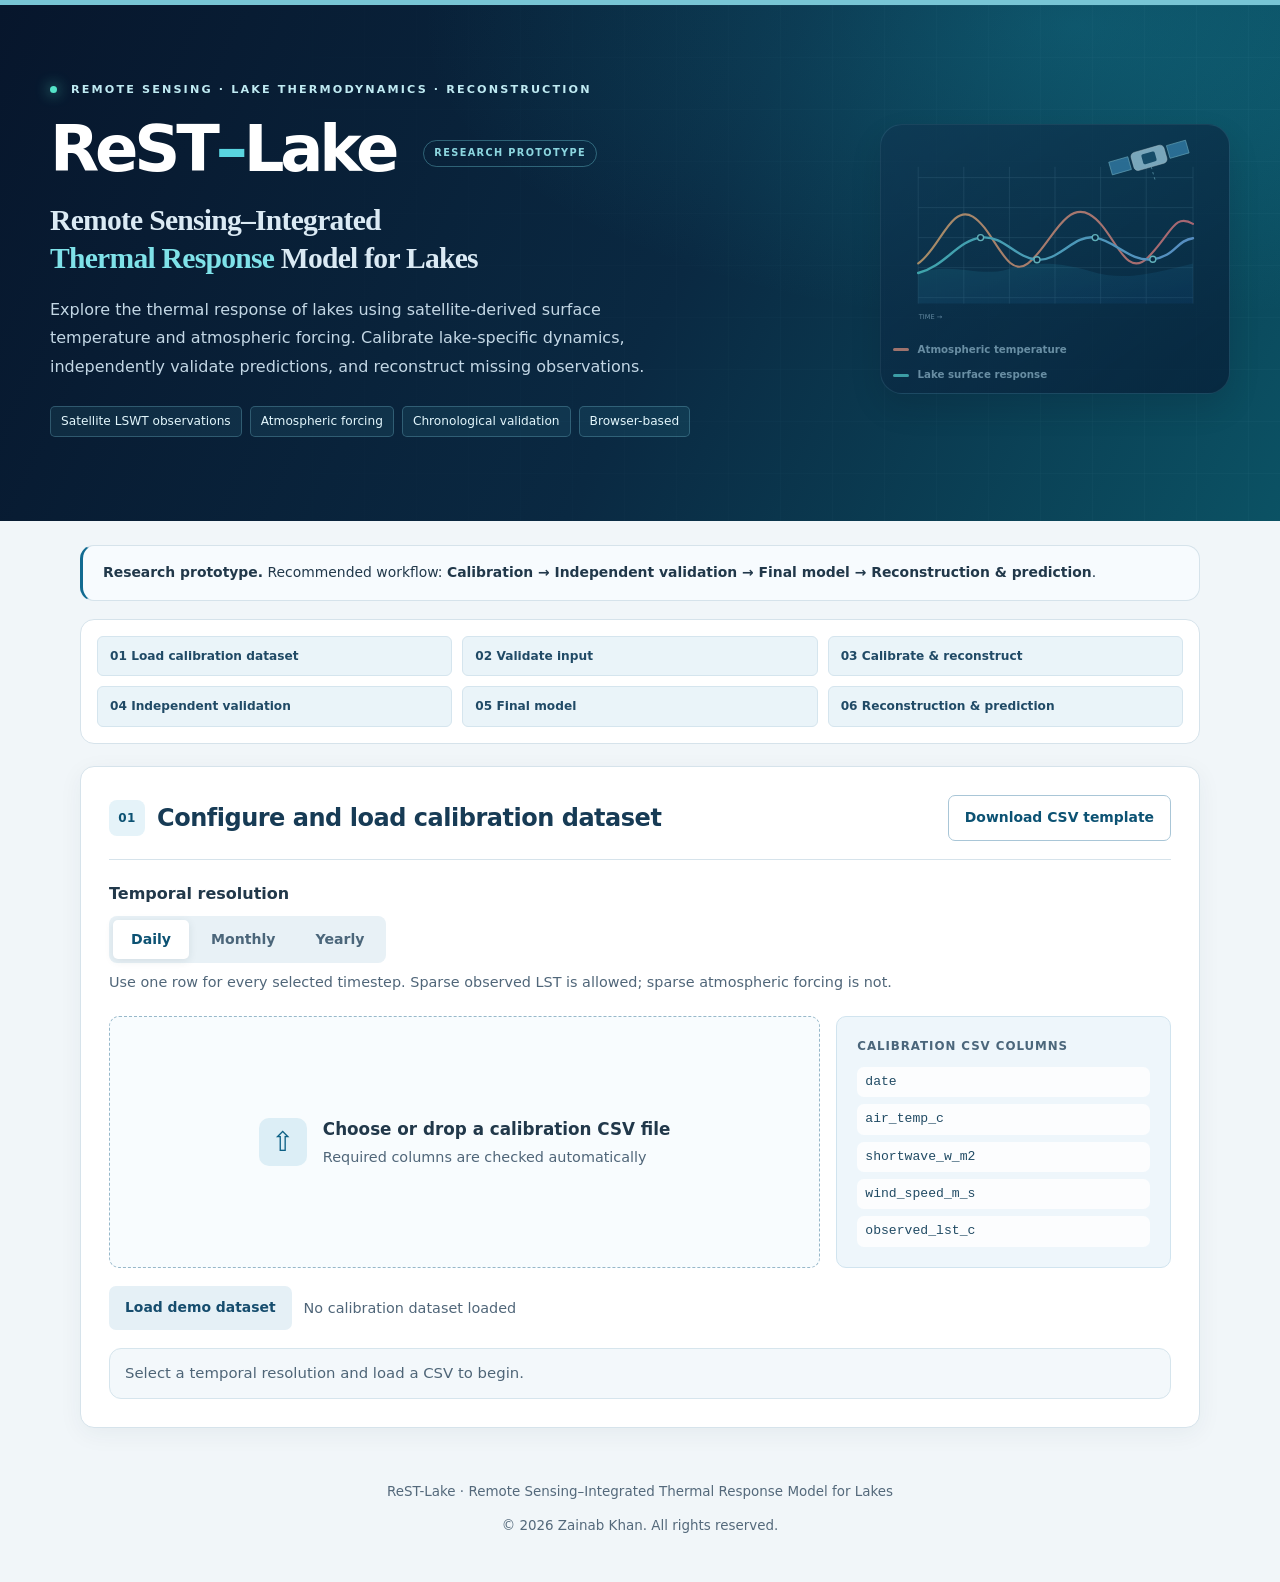
<file: basic-paper/with-memory/index.html>
<!DOCTYPE html>
<html lang="en">
<head>
  <meta charset="UTF-8" />
  <meta name="viewport" content="width=device-width, initial-scale=1.0" />
  <meta name="description" content="ReST-Lake: Remote Sensing–Integrated Thermal Response Model for Lakes. Calibrate, validate, and reconstruct lake surface water temperature using satellite observations and atmospheric forcing." />
  <title>ReST-Lake | Remote Sensing–Integrated Thermal Response Model for Lakes</title>
  <link rel="stylesheet" href="style.css?v=restlake-20261023b" />
</head>
<body>
  <div class="page-shell">
    <header class="hero">
      <div class="hero__inner">
        <div class="hero__copy">
          <div class="eyebrow"><span class="hero__live-dot"></span> REMOTE SENSING · LAKE THERMODYNAMICS · RECONSTRUCTION</div>
          <div class="hero__brand">ReST<span>–</span>Lake <span class="hero__edition">RESEARCH PROTOTYPE</span></div>
          <h1>Remote Sensing–Integrated<br><em>Thermal Response</em> Model for Lakes</h1>
          <p class="hero__lead">Explore the thermal response of lakes using satellite-derived surface temperature and atmospheric forcing. Calibrate lake-specific dynamics, independently validate predictions, and reconstruct missing observations.</p>
          <div class="hero__badges">
            <span>Satellite LSWT observations</span><span>Atmospheric forcing</span><span>Chronological validation</span><span>Browser-based</span>
          </div>
        </div>
        <div class="hero__visual" aria-label="Illustrative scientific diagram showing satellite observation, lake thermal response and temperature time series; not measured data">
          
          <svg viewBox="0 0 540 340" role="img" aria-label="Illustrative satellite remote sensing and two temperature response curves, not actual lake measurements">
            <defs>
              <linearGradient id="lakeFill" x1="0" y1="0" x2="1" y2="1"><stop stop-color="#36c9da"/><stop offset="1" stop-color="#1855aa"/></linearGradient>
              <linearGradient id="curveA" x1="0" x2="1"><stop stop-color="#5de2e0"/><stop offset="1" stop-color="#83baff"/></linearGradient>
              <linearGradient id="curveB" x1="0" x2="1"><stop stop-color="#ffbd75"/><stop offset="1" stop-color="#ff7b83"/></linearGradient>
            </defs>
            <g opacity=".25" stroke="#a5d9ef" stroke-width="1"><path d="M42 66H500 M42 116H500 M42 166H500 M42 216H500 M42 266H500"/><path d="M42 48V276 M118 48V276 M194 48V276 M270 48V276 M346 48V276 M422 48V276 M500 48V276"/></g>
            <g transform="translate(395 26) rotate(-16)"><rect x="0" y="0" width="57" height="31" rx="7" fill="#b6def1" stroke="#fff" stroke-opacity=".75"/><rect x="17" y="7" width="23" height="17" rx="3" fill="#1b5171"/><path d="M-38 4H-5V26H-38z M62 4H95V26H62z" fill="#3b83b2" stroke="#9cdeef"/><path d="M28 31V54" stroke="#9cdeef" stroke-dasharray="4 5"/></g>
            <path d="M42 226C97 205 143 233 190 219S278 207 329 222S418 230 500 209L500 276H42Z" fill="url(#lakeFill)" opacity=".19"/>
            <path d="M42 209 C77 186 97 109 133 131 S189 237 225 209 S286 105 327 127 S385 239 425 199 S468 125 500 143" fill="none" stroke="url(#curveB)" stroke-width="3.5" stroke-linecap="round"/>
            <path d="M42 225 C86 214 108 171 146 166 S204 200 240 203 S302 160 337 166 S395 207 433 202 S472 171 500 167" fill="none" stroke="url(#curveA)" stroke-width="4" stroke-linecap="round"/>
            <g fill="#071e37" stroke="#91f1f3" stroke-width="2.3"><circle cx="146" cy="166" r="5"/><circle cx="240" cy="203" r="5"/><circle cx="337" cy="166" r="5"/><circle cx="433" cy="202" r="5"/></g>
            
            <text x="43" y="302" fill="#90b4cc" font-size="11">TIME →</text>
          </svg>
          <div class="hero__visual-foot"><span><i class="hero__legend hero__legend--air"></i> Atmospheric temperature</span><span><i class="hero__legend hero__legend--lake"></i> Lake surface response</span></div>
          
        </div>
      </div>
    </header>

    <main class="container">
      <section class="notice research-notice">
        <strong>Research prototype.</strong>
        Recommended workflow: <strong>Calibration → Independent validation → Final model → Reconstruction &amp; prediction</strong>.
      </section>

      <section class="workflow-strip panel panel--compact">
        <div class="workflow-chip">01 Load calibration dataset</div>
        <div class="workflow-chip">02 Validate input</div>
        <div class="workflow-chip">03 Calibrate &amp; reconstruct</div>
        <div class="workflow-chip">04 Independent validation</div>
        <div class="workflow-chip">05 Final model</div>
        <div class="workflow-chip">06 Reconstruction &amp; prediction</div>
      </section>

      <section class="panel">
        <div class="panel__heading">
          <div>
            <span class="step">01</span>
            <h2>Configure and load calibration dataset</h2>
          </div>
          <button id="downloadTemplateBtn" class="button button--ghost" type="button">Download CSV template</button>
        </div>

        <div class="field-group">
          <label class="field-label">Temporal resolution</label>
          <div class="segmented" role="radiogroup" aria-label="Temporal resolution">
            <label><input type="radio" name="frequency" value="Daily" checked /><span>Daily</span></label>
            <label><input type="radio" name="frequency" value="Monthly" /><span>Monthly</span></label>
            <label><input type="radio" name="frequency" value="Yearly" /><span>Yearly</span></label>
          </div>
          <p class="helper">Use one row for every selected timestep. Sparse observed LST is allowed; sparse atmospheric forcing is not.</p>
        </div>

        <div class="upload-grid">
          <label id="dropZone" class="drop-zone" for="csvFile">
            <input id="csvFile" type="file" accept=".csv,text/csv" />
            <div class="drop-zone__icon" aria-hidden="true">⇧</div>
            <div>
              <strong>Choose or drop a calibration CSV file</strong>
              <span>Required columns are checked automatically</span>
            </div>
          </label>
          <div class="template-card">
            <span class="template-card__title">Calibration CSV columns</span>
            <code>date</code>
            <code>air_temp_c</code>
            <code>shortwave_w_m2</code>
            <code>wind_speed_m_s</code>
            <code>observed_lst_c</code>
          </div>
        </div>

        <div class="action-row">
          <button id="loadDemoBtn" class="button button--secondary" type="button">Load demo dataset</button>
          <span id="fileName" class="file-name">No calibration dataset loaded</span>
        </div>

        <div id="statusBox" class="status-box status-box--neutral" aria-live="polite">
          Select a temporal resolution and load a CSV to begin.
        </div>
      </section>

      <section id="dataSection" class="panel hidden">
        <div class="panel__heading">
          <div>
            <span class="step">02</span>
            <h2>Validate calibration input</h2>
          </div>
        </div>

        <div id="inputMetrics" class="metric-grid metric-grid--three"></div>

        <div class="table-wrap">
          <table>
            <thead>
              <tr>
                <th>Date</th>
                <th>Air temp (°C)</th>
                <th>Shortwave (W m⁻²)</th>
                <th>Wind (m s⁻¹)</th>
                <th>Observed LST (°C)</th>
              </tr>
            </thead>
            <tbody id="previewBody"></tbody>
          </table>
        </div>
        <p id="previewNote" class="helper"></p>

        <div class="run-row">
          <button id="runBtn" class="button button--primary" type="button">Calibrate model and reconstruct historical LST</button>
          <span id="runMessage" class="run-message"></span>
        </div>
      </section>

      <section id="resultsSection" class="hidden">
        <section class="panel">
          <div class="panel__heading">
            <div>
              <span class="step">03</span>
              <h2>Calibration results</h2>
            </div>
          </div>

          <div id="resultMetrics" class="metric-grid metric-grid--five"></div>
          <p id="memoryCaption" class="helper"></p>

          <div class="result-grid">
            <div class="subpanel">
              <h3>Parameter estimates</h3>
              <div class="table-wrap table-wrap--compact">
                <table>
                  <thead><tr><th>Parameter</th><th>Estimate</th><th>Meaning</th></tr></thead>
                  <tbody id="parameterBody"></tbody>
                </table>
              </div>
            </div>

            <div class="subpanel equation-card">
              <h3>Model equation</h3>
              <div class="equation" aria-label="Thermal memory equation">
                <div><i>T</i><sub>L</sub>(<i>t</i>) = <i>e</i><sup>−Δ<i>t</i>/τ</sup> <i>T</i><sub>L</sub>(<i>t</i>−Δ<i>t</i>)</div>
                <div class="equation__plus">+</div>
                <div>(1 − <i>e</i><sup>−Δ<i>t</i>/τ</sup>) [β<sub>0</sub> + β<sub>T</sub><i>T</i><sub>a</sub>(<i>t</i>) + β<sub>S</sub><i>S</i><sub>↓</sub>(<i>t</i>) + β<sub>U</sub><i>U</i>(<i>t</i>)]</div>
              </div>
              <div class="equation equation--small"><i>M</i> = <i>e</i><sup>−1/τ</sup></div>
            </div>
          </div>
        </section>

        <section class="panel">
          <div class="panel__heading">
            <div>
              <span class="step">03A</span>
              <h2>Historical reconstruction</h2>
            </div>
            <button id="downloadResultsBtn" class="button button--ghost" type="button">Download reconstructed CSV</button>
          </div>

          <div class="chart-card chart-card--enhanced">
            <div class="chart-heading-row">
              <div>
                <h3>Observed and reconstructed LST</h3>
                <p>Hover or move across the plot to inspect individual timesteps.</p>
              </div>
              <div class="chart-legend">
                <span><i class="legend-line"></i>Reconstructed / projected LST</span>
                <span><i class="legend-dot"></i>Observed LST</span>
              </div>
            </div>
            <div id="chart" class="chart chart--interactive" role="img" aria-label="Observed and reconstructed lake surface temperature chart"></div>
          </div>

          <div class="target-card">
            <div class="target-card__field">
              <label for="targetSelect">Select timestep</label>
              <select id="targetSelect"></select>
            </div>
            <div id="targetResult" class="target-result"></div>
          </div>
        </section>

        <section class="panel validation-panel">
          <div class="panel__heading">
            <div>
              <span class="step">04</span>
              <h2>Independent validation</h2>
            </div>
            <button id="downloadValidationBtn" class="button button--ghost" type="button" disabled>Download validation CSV</button>
          </div>

          <div class="validation-explainer">
            <div class="validation-explainer__icon">✓</div>
            <div>
              <strong>Chronological hold-out validation</strong>
              <p>Observed LST values are ordered by date. The earlier observations are used to calibrate a separate validation model, while the later observations are withheld and used only for testing.</p>
            </div>
          </div>

          <div class="validation-controls">
            <div class="validation-control">
              <label for="validationSplit">Calibration share of observed LST</label>
              <div class="range-row">
                <input id="validationSplit" type="range" min="60" max="80" step="5" value="70" />
                <output id="validationSplitValue" for="validationSplit">70%</output>
              </div>
              <p class="helper">Default: 70% calibration / 30% held-out validation. The split is based only on observed LST dates, not on all daily rows.</p>
            </div>
            <div class="validation-action">
              <button id="runValidationBtn" class="button button--primary" type="button">Run independent validation</button>
              <span id="validationRunMessage" class="run-message"></span>
            </div>
          </div>

          <div id="validationResults" class="hidden">
            <div id="validationMetrics" class="metric-grid metric-grid--validation"></div>
            <p id="validationCaption" class="helper"></p>

            <div class="validation-chart-grid">
              <div class="chart-card chart-card--enhanced">
                <div class="chart-heading-row">
                  <div>
                    <h3>Temporal validation</h3>
                    <p>Free-running prediction from the calibration period compared with held-out LST observations.</p>
                  </div>
                  <div class="chart-legend">
                    <span><i class="legend-line legend-line--validation"></i>Validation-model prediction</span>
                    <span><i class="legend-dot legend-dot--train"></i>Calibration observations</span>
                    <span><i class="legend-dot legend-dot--test"></i>Held-out observations</span>
                  </div>
                </div>
                <div id="validationTimeChart" class="chart chart--interactive" role="img" aria-label="Validation time series chart"></div>
              </div>

              <div class="chart-card chart-card--enhanced">
                <div class="chart-heading-row">
                  <div>
                    <h3>Observed vs predicted</h3>
                    <p>Held-out observations only; the diagonal line represents perfect agreement.</p>
                  </div>
                  <div class="chart-legend">
                    <span><i class="legend-dot legend-dot--test"></i>Held-out observations</span>
                    <span><i class="legend-line legend-line--validation"></i>1:1 agreement</span>
                  </div>
                </div>
                <div id="validationScatterChart" class="chart chart--scatter" role="img" aria-label="Observed versus predicted validation scatter plot"></div>
              </div>
            </div>

            <div class="subpanel validation-table-panel">
              <h3>Held-out validation observations</h3>
              <div class="table-wrap table-wrap--compact">
                <table>
                  <thead>
                    <tr>
                      <th>Date</th>
                      <th>Observed LST (°C)</th>
                      <th>Predicted LST (°C)</th>
                      <th>Residual (°C)</th>
                    </tr>
                  </thead>
                  <tbody id="validationTableBody"></tbody>
                </table>
              </div>
            </div>
          </div>
        </section>

        <section class="panel final-model-panel">
          <div class="panel__heading">
            <div>
              <span class="step">05</span>
              <h2>Final model using all observations</h2>
            </div>
            <button id="downloadFinalParamsBtn" class="button button--ghost" type="button" disabled>Download final parameters</button>
          </div>

          <div class="final-model-callout">
            <p>After validation, rebuild the final lake-specific model using <strong>all reliable observed LST values</strong>. These final parameters are then carried into the reconstruction and prediction stage.</p>
          </div>

          <div class="run-row run-row--stackable">
            <button id="buildFinalBtn" class="button button--primary" type="button">Build final model using all observations</button>
            <span id="finalRunMessage" class="run-message"></span>
          </div>

          <div id="finalModelSection" class="hidden">
            <div id="finalMetrics" class="metric-grid metric-grid--five"></div>
            <p id="finalMemoryCaption" class="helper"></p>

            <div class="result-grid result-grid--single-top">
              <div class="subpanel">
                <h3>Final parameter estimates</h3>
                <div class="table-wrap table-wrap--compact">
                  <table>
                    <thead><tr><th>Parameter</th><th>Estimate</th><th>Meaning</th></tr></thead>
                    <tbody id="finalParameterBody"></tbody>
                  </table>
                </div>
              </div>

              <div class="subpanel final-model-state">
                <h3>Final model state</h3>
                <div id="finalStateSummary" class="final-state-summary"></div>
              </div>
            </div>
          </div>
        </section>

        <section class="panel application-panel">
          <div class="panel__heading">
            <div>
              <span class="step">06</span>
              <h2>Reconstruction &amp; prediction</h2>
            </div>
            <button id="downloadApplicationTemplateBtn" class="button button--ghost" type="button">Download application template</button>
          </div>

          <div class="application-intro">
            <p>Use the final calibrated parameters for <strong>gap-filling</strong>, <strong>hindcast reconstruction</strong>, <strong>remote-access / sparse-observation periods</strong>, or <strong>forecast / future prediction</strong>.</p>
          </div>

          <div class="application-config-grid">
            <div class="subpanel application-config-card">
              <h3>1. Load application-period forcing</h3>
              <label id="applicationDropZone" class="drop-zone drop-zone--compact" for="applicationCsvFile">
                <input id="applicationCsvFile" type="file" accept=".csv,text/csv" />
                <div class="drop-zone__icon" aria-hidden="true">⇧</div>
                <div>
                  <strong>Choose or drop an application CSV file</strong>
                  <span>Observed LST can be blank or partly available</span>
                </div>
              </label>
              <div class="action-row action-row--tight">
                <span id="applicationFileName" class="file-name">No application dataset loaded</span>
              </div>
              <div id="applicationStatusBox" class="status-box status-box--neutral">Load an application dataset after building the final model.</div>
            </div>

            <div class="subpanel application-config-card">
              <h3>2. Choose application settings</h3>
              <div class="field-group field-group--compact">
                <label class="field-label" for="initialStateMode">Initial state</label>
                <select id="initialStateMode">
                  <option value="historical_last" selected>Continue from the last modeled LST of the calibration dataset</option>
                  <option value="first_observed">Use the first observed LST in the application dataset as the starting anchor</option>
                </select>
                <p class="helper">For direct continuation beyond the historical record, the first option is usually appropriate.</p>
              </div>

              <div class="checkbox-row">
                <label class="checkbox-label">
                  <input id="useApplicationAnchors" type="checkbox" checked />
                  <span>Use observed LST in the application file as state re-anchors whenever available</span>
                </label>
              </div>

              <div class="field-group field-group--compact">
                <label class="field-label" for="applicationMode">Application mode</label>
                <select id="applicationMode">
                  <option value="fill_gaps">Fill missing values within the application period</option>
                  <option value="hindcast">Reconstruct another historical or remote-access period</option>
                  <option value="forecast">Predict / project LST forward</option>
                </select>
              </div>

              <div class="run-row run-row--stackable">
                <button id="runApplicationBtn" class="button button--primary" type="button">Run reconstruction / prediction</button>
                <span id="applicationRunMessage" class="run-message"></span>
              </div>
            </div>
          </div>

          <div id="applicationResults" class="hidden">
            <div class="panel-divider"></div>
            <div id="applicationMetrics" class="metric-grid metric-grid--five"></div>
            <p id="applicationCaption" class="helper"></p>

            <div class="panel__heading panel__heading--tight">
              <div>
                <h3>Application-period LST</h3>
              </div>
              <button id="downloadApplicationBtn" class="button button--ghost" type="button">Download application CSV</button>
            </div>

            <div class="chart-card chart-card--enhanced">
              <div class="chart-heading-row">
                <div>
                  <h3>Reconstructed / predicted application series</h3>
                  <p>The chart uses the final lake-specific parameters estimated in Step 05.</p>
                </div>
                <div class="chart-legend">
                  <span><i class="legend-line legend-line--application"></i>Modeled LST</span>
                  <span><i class="legend-dot"></i>Observed LST in application file</span>
                </div>
              </div>
              <div id="applicationChart" class="chart chart--interactive" role="img" aria-label="Application period lake surface temperature chart"></div>
            </div>

            <div class="target-card">
              <div class="target-card__field">
                <label for="applicationTargetSelect">Select application timestep</label>
                <select id="applicationTargetSelect"></select>
              </div>
              <div id="applicationTargetResult" class="target-result"></div>
            </div>

            <div class="subpanel validation-table-panel">
              <h3>Application-period preview</h3>
              <div class="table-wrap table-wrap--compact">
                <table>
                  <thead>
                    <tr>
                      <th>Date</th>
                      <th>Observed LST (°C)</th>
                      <th>Modeled LST (°C)</th>
                      <th>State source</th>
                    </tr>
                  </thead>
                  <tbody id="applicationTableBody"></tbody>
                </table>
              </div>
            </div>
          </div>
        </section>

        <section class="panel limitations">
          <details>
            <summary>Scientific interpretation and limitations</summary>
            <div class="limitations__body">
              <p>This is a <strong>reduced-order, physically motivated, semi-empirical model</strong>. It is not a complete lake heat-budget or hydrodynamic model.</p>
              <p>The model explicitly represents thermal memory through τ, but does not explicitly simulate bathymetry, mixed-layer depth, longwave radiation, humidity, inflow heat, sediment heat flux, ice processes, or vertical stratification.</p>
              <p>Step 05 provides the final parameters that are carried into Step 06. Application quality depends on the representativeness of the calibration observations and the availability of continuous atmospheric forcing.</p>
            </div>
          </details>
        </section>
      </section>
    </main>

    <footer>
      <p>ReST-Lake · Remote Sensing–Integrated Thermal Response Model for Lakes</p>
      <p>© 2026 Zainab Khan. All rights reserved.</p>
    </footer>
  </div>

  <script src="app.js"></script>
  <script src="plot-ui.js"></script>
</body>
</html>
</file>
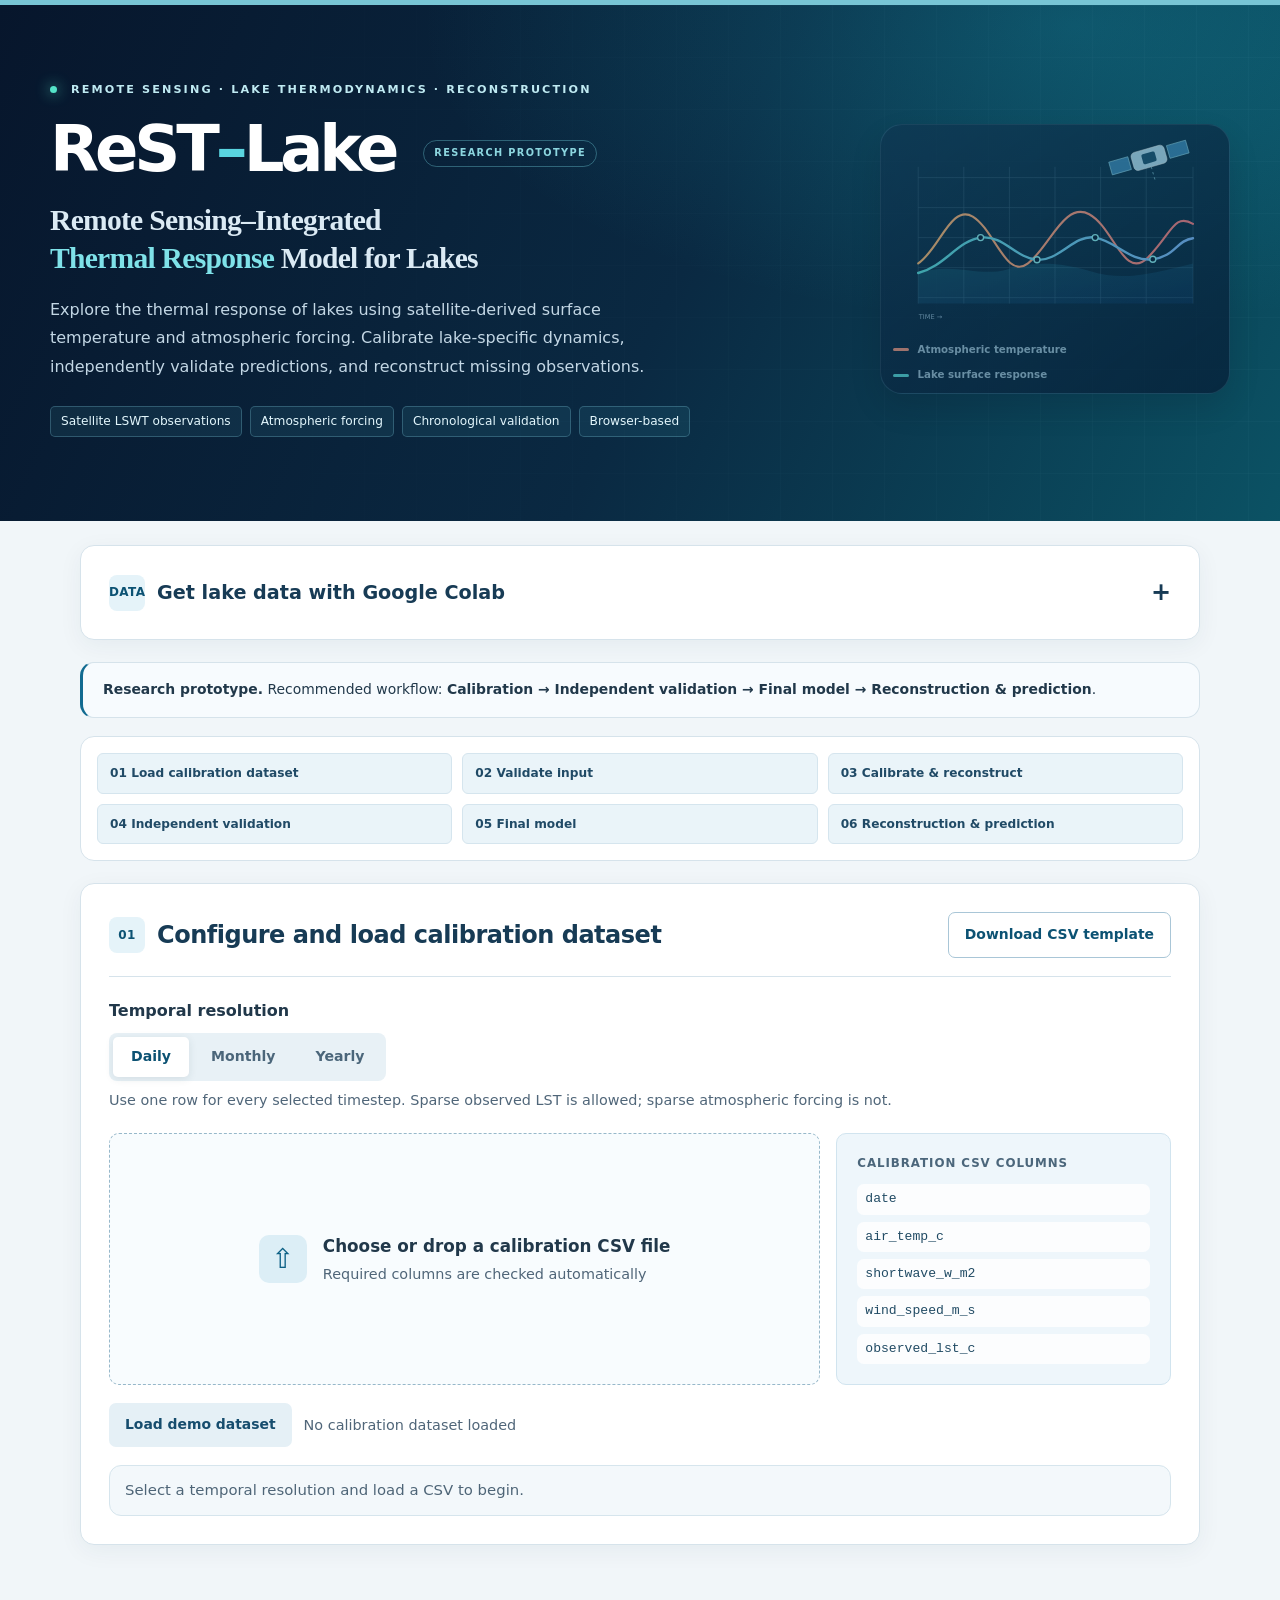
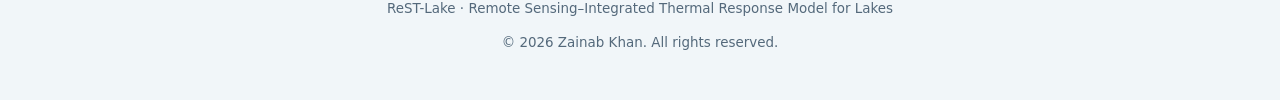
<file: rest-model/baseline/index.html>
<!DOCTYPE html>
<html lang="en">
<head>
  <meta charset="UTF-8" />
  <meta name="viewport" content="width=device-width, initial-scale=1.0" />
  <meta name="description" content="ReST-Lake: Remote Sensing–Integrated Thermal Response Model for Lakes. Calibrate, validate, and reconstruct lake surface water temperature using satellite observations and atmospheric forcing." />
  <title>ReST-Lake No-Memory Baseline | Remote Sensing–Integrated Thermal Response Model for Lakes</title>
  <link rel="stylesheet" href="style.css?v=restlake-20261023b" />
</head>
<body>
  <div class="page-shell">
    <header class="hero">
      <div class="hero__inner">
        <div class="hero__copy">
          <div class="eyebrow"><span class="hero__live-dot"></span> REMOTE SENSING · LAKE THERMODYNAMICS · RECONSTRUCTION</div>
          <div class="hero__brand">ReST<span>–</span>Lake <span class="hero__edition">RESEARCH PROTOTYPE</span></div>
          <h1>Remote Sensing–Integrated<br><em>Thermal Response</em> Model for Lakes</h1>
          <p class="hero__lead">Explore the thermal response of lakes using satellite-derived surface temperature and atmospheric forcing. Calibrate lake-specific dynamics, independently validate predictions, and reconstruct missing observations.</p>
          <div class="hero__badges">
            <span>Satellite LSWT observations</span><span>Atmospheric forcing</span><span>Chronological validation</span><span>Browser-based</span>
          </div>
        </div>
        <div class="hero__visual" aria-label="Illustrative scientific diagram showing satellite observation, lake thermal response and temperature time series; not measured data">
          
          <svg viewBox="0 0 540 340" role="img" aria-label="Illustrative satellite remote sensing and two temperature response curves, not actual lake measurements">
            <defs>
              <linearGradient id="lakeFill" x1="0" y1="0" x2="1" y2="1"><stop stop-color="#36c9da"/><stop offset="1" stop-color="#1855aa"/></linearGradient>
              <linearGradient id="curveA" x1="0" x2="1"><stop stop-color="#5de2e0"/><stop offset="1" stop-color="#83baff"/></linearGradient>
              <linearGradient id="curveB" x1="0" x2="1"><stop stop-color="#ffbd75"/><stop offset="1" stop-color="#ff7b83"/></linearGradient>
            </defs>
            <g opacity=".25" stroke="#a5d9ef" stroke-width="1"><path d="M42 66H500 M42 116H500 M42 166H500 M42 216H500 M42 266H500"/><path d="M42 48V276 M118 48V276 M194 48V276 M270 48V276 M346 48V276 M422 48V276 M500 48V276"/></g>
            <g transform="translate(395 26) rotate(-16)"><rect x="0" y="0" width="57" height="31" rx="7" fill="#b6def1" stroke="#fff" stroke-opacity=".75"/><rect x="17" y="7" width="23" height="17" rx="3" fill="#1b5171"/><path d="M-38 4H-5V26H-38z M62 4H95V26H62z" fill="#3b83b2" stroke="#9cdeef"/><path d="M28 31V54" stroke="#9cdeef" stroke-dasharray="4 5"/></g>
            <path d="M42 226C97 205 143 233 190 219S278 207 329 222S418 230 500 209L500 276H42Z" fill="url(#lakeFill)" opacity=".19"/>
            <path d="M42 209 C77 186 97 109 133 131 S189 237 225 209 S286 105 327 127 S385 239 425 199 S468 125 500 143" fill="none" stroke="url(#curveB)" stroke-width="3.5" stroke-linecap="round"/>
            <path d="M42 225 C86 214 108 171 146 166 S204 200 240 203 S302 160 337 166 S395 207 433 202 S472 171 500 167" fill="none" stroke="url(#curveA)" stroke-width="4" stroke-linecap="round"/>
            <g fill="#071e37" stroke="#91f1f3" stroke-width="2.3"><circle cx="146" cy="166" r="5"/><circle cx="240" cy="203" r="5"/><circle cx="337" cy="166" r="5"/><circle cx="433" cy="202" r="5"/></g>
            
            <text x="43" y="302" fill="#90b4cc" font-size="11">TIME →</text>
          </svg>
          <div class="hero__visual-foot"><span><i class="hero__legend hero__legend--air"></i> Atmospheric temperature</span><span><i class="hero__legend hero__legend--lake"></i> Lake surface response</span></div>
          
        </div>
      </div>
    </header>

    <main class="container">
      <section class="panel lake-data-panel" aria-labelledby="lakeDataTitle">
        <details id="lakeDataDetails">
          <summary><span class="step">DATA</span><span id="lakeDataTitle">Get lake data with Google Colab</span></summary>
          <p class="helper">Enter multiple lakes here. Download a ready-to-run notebook, sign in on Google Colab, run it, and import its result file below. Each lake keeps its own daily CSV in the model's existing format.</p>
          <div class="notice lake-data-notice">Google sign-in happens on Colab. You must upload the prepared notebook and choose <strong>Runtime → Run all</strong> there; this page does not start a Colab runtime automatically.</div>
          <form id="lakeDataForm">
            <div class="lake-data-dates">
              <label>Start date<input id="lakeDataStart" type="date" value="2020-01-01" required></label>
              <label>End date<input id="lakeDataEnd" type="date" required></label>
            </div>
            <p class="helper">Default end date: today minus 10 days. ERA5 hourly means; Landsat 8/9 scenes with cloud cover strictly below 2%; one pixel at your coordinate. Choose a point over lake water.</p>
            <div id="lakeDataRows"></div>
            <div class="action-row">
              <button id="addLakeDataRow" type="button" class="button button--secondary">+ Add lake</button>
              <button type="submit" id="prepareLakeNotebook" class="button button--primary">1. Download prepared Colab notebook</button>
              <a class="button button--ghost lake-data-link" href="https://colab.research.google.com/" target="_blank" rel="noopener noreferrer">2. Open Colab / Google sign-in ↗</a>
            </div>
          </form>
          <ol class="lake-data-instructions">
            <li>In Colab, choose <strong>File → Upload notebook</strong> and select the downloaded <code>.ipynb</code> file. Your lakes are already filled in.</li>
            <li>Choose <strong>Runtime → Run all</strong>. Allow time for the weather and satellite downloads. The notebook downloads one <code>lake_data_results.json</code> file containing the separate CSVs.</li>
            <li>Return here and import that result file. Download any lake's CSV or load it directly into calibration or application.</li>
          </ol>
          <label class="button button--ghost lake-data-import">3. Import Colab result file<input id="lakeDataBundle" type="file" accept=".json,application/json"></label>
          <div id="lakeDataStatus" class="status-box status-box--neutral" role="status">Add your lakes to prepare a notebook. No Google password is entered on this page.</div>
          <div id="lakeDataResults" class="lake-data-results"></div>
        </details>
      </section>
      <section class="notice research-notice">
        <strong>Research prototype.</strong>
        Recommended workflow: <strong>Calibration → Independent validation → Final model → Reconstruction &amp; prediction</strong>.
      </section>

      <section class="workflow-strip panel panel--compact">
        <div class="workflow-chip">01 Load calibration dataset</div>
        <div class="workflow-chip">02 Validate input</div>
        <div class="workflow-chip">03 Calibrate &amp; reconstruct</div>
        <div class="workflow-chip">04 Independent validation</div>
        <div class="workflow-chip">05 Final model</div>
        <div class="workflow-chip">06 Reconstruction &amp; prediction</div>
      </section>

      <section class="panel">
        <div class="panel__heading">
          <div>
            <span class="step">01</span>
            <h2>Configure and load calibration dataset</h2>
          </div>
          <button id="downloadTemplateBtn" class="button button--ghost" type="button">Download CSV template</button>
        </div>

        <div class="field-group">
          <label class="field-label">Temporal resolution</label>
          <div class="segmented" role="radiogroup" aria-label="Temporal resolution">
            <label><input type="radio" name="frequency" value="Daily" checked /><span>Daily</span></label>
            <label><input type="radio" name="frequency" value="Monthly" /><span>Monthly</span></label>
            <label><input type="radio" name="frequency" value="Yearly" /><span>Yearly</span></label>
          </div>
          <p class="helper">Use one row for every selected timestep. Sparse observed LST is allowed; sparse atmospheric forcing is not.</p>
        </div>

        <div class="upload-grid">
          <label id="dropZone" class="drop-zone" for="csvFile">
            <input id="csvFile" type="file" accept=".csv,text/csv" />
            <div class="drop-zone__icon" aria-hidden="true">⇧</div>
            <div>
              <strong>Choose or drop a calibration CSV file</strong>
              <span>Required columns are checked automatically</span>
            </div>
          </label>
          <div class="template-card">
            <span class="template-card__title">Calibration CSV columns</span>
            <code>date</code>
            <code>air_temp_c</code>
            <code>shortwave_w_m2</code>
            <code>wind_speed_m_s</code>
            <code>observed_lst_c</code>
          </div>
        </div>

        <div class="action-row">
          <button id="loadDemoBtn" class="button button--secondary" type="button">Load demo dataset</button>
          <span id="fileName" class="file-name">No calibration dataset loaded</span>
        </div>

        <div id="statusBox" class="status-box status-box--neutral" aria-live="polite">
          Select a temporal resolution and load a CSV to begin.
        </div>
      </section>

      <section id="dataSection" class="panel hidden">
        <div class="panel__heading">
          <div>
            <span class="step">02</span>
            <h2>Validate calibration input</h2>
          </div>
        </div>

        <div id="inputMetrics" class="metric-grid metric-grid--three"></div>

        <div class="table-wrap">
          <table>
            <thead>
              <tr>
                <th>Date</th>
                <th>Air temp (°C)</th>
                <th>Shortwave (W m⁻²)</th>
                <th>Wind (m s⁻¹)</th>
                <th>Observed LST (°C)</th>
              </tr>
            </thead>
            <tbody id="previewBody"></tbody>
          </table>
        </div>
        <p id="previewNote" class="helper"></p>

        <div class="run-row">
          <button id="runBtn" class="button button--primary" type="button">Calibrate model and reconstruct historical LST</button>
          <span id="runMessage" class="run-message"></span>
        </div>
      </section>

      <section id="resultsSection" class="hidden">
        <section class="panel">
          <div class="panel__heading">
            <div>
              <span class="step">03</span>
              <h2>Calibration results</h2>
            </div>
          </div>

          <div id="resultMetrics" class="metric-grid metric-grid--five"></div>
          <p id="memoryCaption" class="helper"></p>

          <div class="result-grid">
            <div class="subpanel">
              <h3>Parameter estimates</h3>
              <div class="table-wrap table-wrap--compact">
                <table>
                  <thead><tr><th>Parameter</th><th>Estimate</th><th>Meaning</th></tr></thead>
                  <tbody id="parameterBody"></tbody>
                </table>
              </div>
            </div>

            <div class="subpanel equation-card">
              <h3>Model equation</h3>
              <div class="equation" aria-label="No-memory equation"><div><i>T</i><sub>L</sub>(<i>t</i>) = β<sub>0</sub> + β<sub>T</sub><i>T</i><sub>a</sub>(<i>t</i>) + β<sub>S</sub><i>S</i><sub>↓</sub>(<i>t</i>) + β<sub>U</sub><i>U</i>(<i>t</i>)</div></div><div class="equation equation--small"><i>M</i> = 0 · No previous-temperature dependence</div>
            </div>
          </div>
        </section>

        <section class="panel">
          <div class="panel__heading">
            <div>
              <span class="step">03A</span>
              <h2>Historical reconstruction</h2>
            </div>
            <button id="downloadResultsBtn" class="button button--ghost" type="button">Download reconstructed CSV</button>
          </div>

          <div class="chart-card chart-card--enhanced">
            <div class="chart-heading-row">
              <div>
                <h3>Observed and reconstructed LST</h3>
                <p>Hover or move across the plot to inspect individual timesteps.</p>
              </div>
              <div class="chart-legend">
                <span><i class="legend-line"></i>Reconstructed / projected LST</span>
                <span><i class="legend-dot"></i>Observed LST</span>
              </div>
            </div>
            <div id="chart" class="chart chart--interactive" role="img" aria-label="Observed and reconstructed lake surface temperature chart"></div>
          </div>

          <div class="target-card">
            <div class="target-card__field">
              <label for="targetSelect">Select timestep</label>
              <select id="targetSelect"></select>
            </div>
            <div id="targetResult" class="target-result"></div>
          </div>
        </section>

        <section class="panel validation-panel">
          <div class="panel__heading">
            <div>
              <span class="step">04</span>
              <h2>Independent validation</h2>
            </div>
            <button id="downloadValidationBtn" class="button button--ghost" type="button" disabled>Download validation CSV</button>
          </div>

          <div class="validation-explainer">
            <div class="validation-explainer__icon">✓</div>
            <div>
              <strong>Chronological hold-out validation</strong>
              <p>Observed LST values are ordered by date. The earlier observations are used to calibrate a separate validation model, while the later observations are withheld and used only for testing.</p>
            </div>
          </div>

          <div class="validation-controls">
            <div class="validation-control">
              <label for="validationSplit">Calibration share of observed LST</label>
              <div class="range-row">
                <input id="validationSplit" type="range" min="60" max="80" step="5" value="70" />
                <output id="validationSplitValue" for="validationSplit">70%</output>
              </div>
              <p class="helper">Default: 70% calibration / 30% held-out validation. The split is based only on observed LST dates, not on all daily rows.</p>
            </div>
            <div class="validation-action">
              <button id="runValidationBtn" class="button button--primary" type="button">Run independent validation</button>
              <span id="validationRunMessage" class="run-message"></span>
            </div>
          </div>

          <div id="validationResults" class="hidden">
            <div id="validationMetrics" class="metric-grid metric-grid--validation"></div>
            <p id="validationCaption" class="helper"></p>

            <div class="validation-chart-grid">
              <div class="chart-card chart-card--enhanced">
                <div class="chart-heading-row">
                  <div>
                    <h3>Temporal validation</h3>
                    <p>Free-running prediction from the calibration period compared with held-out LST observations.</p>
                  </div>
                  <div class="chart-legend">
                    <span><i class="legend-line legend-line--validation"></i>Validation-model prediction</span>
                    <span><i class="legend-dot legend-dot--train"></i>Calibration observations</span>
                    <span><i class="legend-dot legend-dot--test"></i>Held-out observations</span>
                  </div>
                </div>
                <div id="validationTimeChart" class="chart chart--interactive" role="img" aria-label="Validation time series chart"></div>
              </div>

              <div class="chart-card chart-card--enhanced">
                <div class="chart-heading-row">
                  <div>
                    <h3>Observed vs predicted</h3>
                    <p>Held-out observations only; the diagonal line represents perfect agreement.</p>
                  </div>
                  <div class="chart-legend">
                    <span><i class="legend-dot legend-dot--test"></i>Held-out observations</span>
                    <span><i class="legend-line legend-line--validation"></i>1:1 agreement</span>
                  </div>
                </div>
                <div id="validationScatterChart" class="chart chart--scatter" role="img" aria-label="Observed versus predicted validation scatter plot"></div>
              </div>
            </div>

            <div class="subpanel validation-table-panel">
              <h3>Held-out validation observations</h3>
              <div class="table-wrap table-wrap--compact">
                <table>
                  <thead>
                    <tr>
                      <th>Date</th>
                      <th>Observed LST (°C)</th>
                      <th>Predicted LST (°C)</th>
                      <th>Residual (°C)</th>
                    </tr>
                  </thead>
                  <tbody id="validationTableBody"></tbody>
                </table>
              </div>
            </div>
          </div>
        </section>

        <section class="panel final-model-panel">
          <div class="panel__heading">
            <div>
              <span class="step">05</span>
              <h2>Final model using all observations</h2>
            </div>
            <button id="downloadFinalParamsBtn" class="button button--ghost" type="button" disabled>Download final parameters</button>
          </div>

          <div class="final-model-callout">
            <p>After validation, rebuild the final lake-specific model using <strong>all reliable observed LST values</strong>. These final parameters are then carried into the reconstruction and prediction stage.</p>
          </div>

          <div class="run-row run-row--stackable">
            <button id="buildFinalBtn" class="button button--primary" type="button">Build final model using all observations</button>
            <span id="finalRunMessage" class="run-message"></span>
          </div>

          <div id="finalModelSection" class="hidden">
            <div id="finalMetrics" class="metric-grid metric-grid--five"></div>
            <p id="finalMemoryCaption" class="helper"></p>

            <div class="result-grid result-grid--single-top">
              <div class="subpanel">
                <h3>Final parameter estimates</h3>
                <div class="table-wrap table-wrap--compact">
                  <table>
                    <thead><tr><th>Parameter</th><th>Estimate</th><th>Meaning</th></tr></thead>
                    <tbody id="finalParameterBody"></tbody>
                  </table>
                </div>
              </div>

              <div class="subpanel final-model-state">
                <h3>Final model state</h3>
                <div id="finalStateSummary" class="final-state-summary"></div>
              </div>
            </div>
          </div>
        </section>

        <section class="panel application-panel">
          <div class="panel__heading">
            <div>
              <span class="step">06</span>
              <h2>Reconstruction &amp; prediction</h2>
            </div>
            <button id="downloadApplicationTemplateBtn" class="button button--ghost" type="button">Download application template</button>
          </div>

          <div class="application-intro">
            <p>Use the final calibrated parameters for <strong>gap-filling</strong>, <strong>hindcast reconstruction</strong>, <strong>remote-access / sparse-observation periods</strong>, or <strong>forecast / future prediction</strong>.</p>
          </div>

          <div class="application-config-grid">
            <div class="subpanel application-config-card">
              <h3>1. Load application-period forcing</h3>
              <label id="applicationDropZone" class="drop-zone drop-zone--compact" for="applicationCsvFile">
                <input id="applicationCsvFile" type="file" accept=".csv,text/csv" />
                <div class="drop-zone__icon" aria-hidden="true">⇧</div>
                <div>
                  <strong>Choose or drop an application CSV file</strong>
                  <span>Observed LST can be blank or partly available</span>
                </div>
              </label>
              <div class="action-row action-row--tight">
                <span id="applicationFileName" class="file-name">No application dataset loaded</span>
              </div>
              <div id="applicationStatusBox" class="status-box status-box--neutral">Load an application dataset after building the final model.</div>
            </div>

            <div class="subpanel application-config-card">
              <h3>2. Choose application settings</h3>
              <div class="field-group field-group--compact">
                <label class="field-label" for="initialStateMode">Initial state</label>
                <select id="initialStateMode" disabled>
                  <option value="historical_last" selected>No initial state (M = 0)</option>
                  <option value="first_observed">Use the first observed LST in the application dataset as the starting anchor</option>
                </select>
                <p class="helper">For direct continuation beyond the historical record, the first option is usually appropriate.</p>
              </div>

              <div class="checkbox-row">
                <label class="checkbox-label">
                  <input id="useApplicationAnchors" type="checkbox" disabled />
                  <span>Not applicable — baseline does not use state re-anchors</span>
                </label>
              </div>

              <div class="field-group field-group--compact">
                <label class="field-label" for="applicationMode">Application mode</label>
                <select id="applicationMode">
                  <option value="fill_gaps">Fill missing values within the application period</option>
                  <option value="hindcast">Reconstruct another historical or remote-access period</option>
                  <option value="forecast">Predict / project LST forward</option>
                </select>
              </div>

              <div class="run-row run-row--stackable">
                <button id="runApplicationBtn" class="button button--primary" type="button">Run reconstruction / prediction</button>
                <span id="applicationRunMessage" class="run-message"></span>
              </div>
            </div>
          </div>

          <div id="applicationResults" class="hidden">
            <div class="panel-divider"></div>
            <div id="applicationMetrics" class="metric-grid metric-grid--five"></div>
            <p id="applicationCaption" class="helper"></p>

            <div class="panel__heading panel__heading--tight">
              <div>
                <h3>Application-period LST</h3>
              </div>
              <button id="downloadApplicationBtn" class="button button--ghost" type="button">Download application CSV</button>
            </div>

            <div class="chart-card chart-card--enhanced">
              <div class="chart-heading-row">
                <div>
                  <h3>Reconstructed / predicted application series</h3>
                  <p>The chart uses the final lake-specific parameters estimated in Step 05.</p>
                </div>
                <div class="chart-legend">
                  <span><i class="legend-line legend-line--application"></i>Modeled LST</span>
                  <span><i class="legend-dot"></i>Observed LST in application file</span>
                </div>
              </div>
              <div id="applicationChart" class="chart chart--interactive" role="img" aria-label="Application period lake surface temperature chart"></div>
            </div>

            <div class="target-card">
              <div class="target-card__field">
                <label for="applicationTargetSelect">Select application timestep</label>
                <select id="applicationTargetSelect"></select>
              </div>
              <div id="applicationTargetResult" class="target-result"></div>
            </div>

            <div class="subpanel validation-table-panel">
              <h3>Application-period preview</h3>
              <div class="table-wrap table-wrap--compact">
                <table>
                  <thead>
                    <tr>
                      <th>Date</th>
                      <th>Observed LST (°C)</th>
                      <th>Modeled LST (°C)</th>
                      <th>State source</th>
                    </tr>
                  </thead>
                  <tbody id="applicationTableBody"></tbody>
                </table>
              </div>
            </div>
          </div>
        </section>

        <section class="panel limitations">
          <details>
            <summary>Scientific interpretation and limitations</summary>
            <div class="limitations__body">
              <p>This is a <strong>reduced-order, physically motivated, semi-empirical model</strong>. It is not a complete lake heat-budget or hydrodynamic model.</p>
              <p>The model explicitly represents thermal memory through τ, but does not explicitly simulate bathymetry, mixed-layer depth, longwave radiation, humidity, inflow heat, sediment heat flux, ice processes, or vertical stratification.</p>
              <p>Step 05 provides the final parameters that are carried into Step 06. Application quality depends on the representativeness of the calibration observations and the availability of continuous atmospheric forcing.</p>
            </div>
          </details>
        </section>
      </section>
    </main>

    <footer>
      <p>ReST-Lake · Remote Sensing–Integrated Thermal Response Model for Lakes</p>
      <p>© 2026 Zainab Khan. All rights reserved.</p>
    </footer>
  </div>

  <script src="app.js"></script>
  <script src="plot-ui.js"></script>
  <script src="lake-data-ui.js?v=7abb35c"></script>
</body>
</html>
</file>
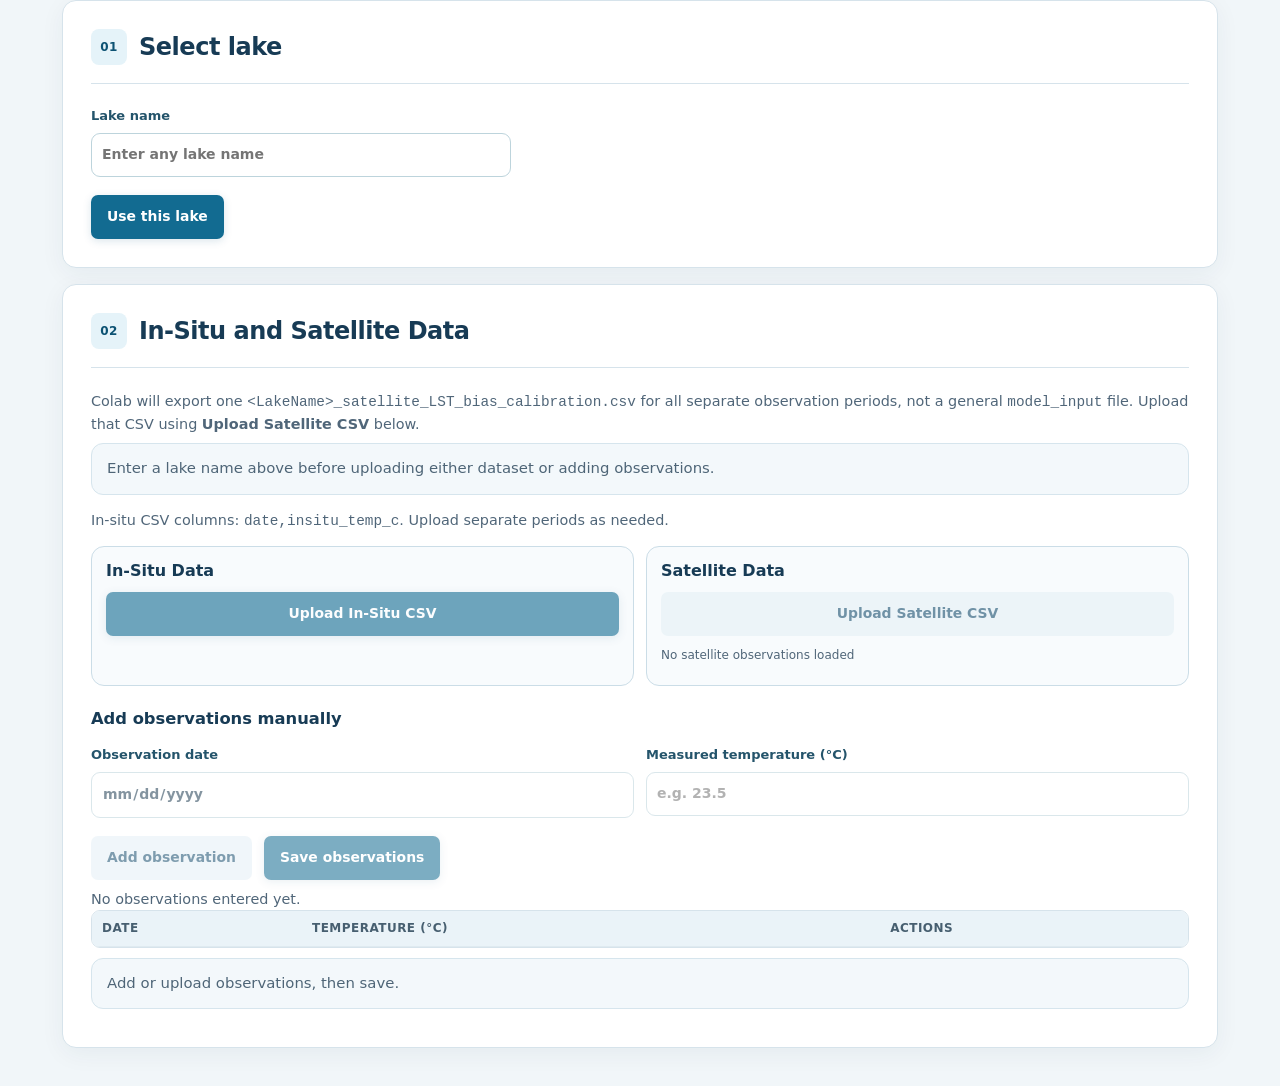
<file: rest-model/in-situ/index.html>
<!doctype html>
<html lang="en"><head><meta charset="utf-8"><meta name="viewport" content="width=device-width,initial-scale=1">
<title>In-Situ Calibration — ReST-Lake</title>
<link rel="stylesheet" href="../style.css?v=restlake-20261023b"><link rel="stylesheet" href="in-situ.css"></head>
<body><main class="insitu-shell">
<section class="panel">
<div class="panel__heading"><div><span class="step">01</span><h2>Select lake</h2></div></div>

<div class="insitu-fields lake-name-only"><label>Lake name<input id="lakeName" type="text" maxlength="80" autocomplete="off" placeholder="Enter any lake name"></label></div>
<div class="action-row"><button class="button button--primary" type="button" id="chooseLake">Use this lake</button><span id="selectedLakeLabel" class="file-name"></span></div>
</section>
<div id="workspace">
<section class="panel">
<div class="panel__heading"><div><span class="step">02</span><h2>In-Situ and Satellite Data</h2></div></div>
<p class="helper">Colab will export one <code>&lt;LakeName&gt;_satellite_LST_bias_calibration.csv</code> for all separate observation periods, not a general <code>model_input</code> file. Upload that CSV using <strong>Upload Satellite CSV</strong> below.</p>
<p id="chooseLakeHint" class="status-box status-box--neutral">Enter a lake name above before uploading either dataset or adding observations.</p>
<p class="helper">In-situ CSV columns: <code>date,insitu_temp_c</code>. Upload separate periods as needed.</p>
<div class="calibration-upload-grid" aria-label="Calibration input files">
  <div class="calibration-upload-card">
    <h3>In-Situ Data</h3>
    
    <div class="action-row">
      <label class="button button--primary" id="inSituUploadLabel">Upload In-Situ CSV<input id="insituUpload" class="hidden-input" type="file" accept=".csv,text/csv" disabled></label>
      <button class="button button--ghost" type="button" hidden id="template">Download CSV template</button>
      <button class="button button--ghost" type="button" hidden id="downloadInsitu" disabled>Download saved observations</button>
    </div>
  </div>
  <div class="calibration-upload-card">
    <h3>Satellite Data</h3>
    
    <div class="action-row">
      <label class="button button--secondary" id="satelliteUploadLabel">Upload Satellite CSV<input id="satUpload" class="hidden-input" type="file" accept=".csv,text/csv" disabled></label>
      <button hidden id="downloadSatellite" class="button button--ghost" type="button">Download retained satellite CSV</button>
    </div>
    <p id="satCount" class="file-name">No satellite observations loaded</p>
  </div>
</div>
<h3>Add observations manually</h3>
<div class="insitu-fields"><label>Observation date<input type="date" id="insituDate" disabled></label>
<label>Measured temperature (°C)<input type="number" id="insituTemp" disabled step="any" placeholder="e.g. 23.5"></label></div>
<div class="action-row"><button class="button button--secondary" id="upsert" type="button" disabled>Add observation</button>
<button class="button button--ghost" id="cancelEdit" type="button" hidden disabled>Cancel editing</button>
<button class="button button--primary" id="saveObs" type="button" disabled>Save observations</button></div>
<p class="helper" id="obsSummary">No observations entered yet.</p>
<div class="table-wrap"><table><thead><tr><th>Date</th><th>Temperature (°C)</th><th>Actions</th></tr></thead>
<tbody id="observations"></tbody></table></div>
<div class="status-box status-box--neutral" role="status" id="obsStatus">Add or upload observations, then save.</div>
</section>
<div id="remainingWorkspace" hidden>
<details id="downloadArea" class="calibration-download-details">
<summary class="calibration-download-summary"><span class="step">03</span><span>Download Satellite Data <small>(Optional)</small></span></summary>
<div class="panel download-header">
<p class="helper">All saved in-situ dates are grouped into separate ±1-month satellite windows. Download one Colab notebook: it runs every window automatically and produces ONE combined satellite CSV.</p>
<div class="insitu-fields"><label>Latitude (decimal degrees)<input id="satelliteLat" type="text" inputmode="decimal" autocomplete="off" spellcheck="false" placeholder="e.g. 29.3856"></label>
<label>Longitude (decimal degrees)<input id="satelliteLon" type="text" inputmode="decimal" autocomplete="off" spellcheck="false" placeholder="e.g. 79.4592"></label></div>
<div id="windowSummary" class="helper">All saved in-situ date ranges will download automatically in one Colab run.</div>
<div id="allWindowsList" class="all-windows-list" aria-live="polite"></div>
<div id="rangeInfo" class="status-box status-box--neutral">One notebook will process every ±1-month satellite window, skipping gaps.</div></div>
<section class="panel lake-data-panel" aria-labelledby="lakeDataTitle">
        <div id="lakeDataDetails"><p class="helper" id="lakeDataTitle">One notebook runs every window automatically. A single combined satellite CSV is downloaded in Colab.</p>
          
          
          <form id="lakeDataForm">
            <div class="lake-data-dates">
              <label>Start date<input id="lakeDataStart" type="date" value="2020-01-01" required></label>
              <label>End date<input id="lakeDataEnd" type="date" required></label>
            </div>
            
            <div id="lakeDataRows"></div>
            <div class="action-row">
              <button id="addLakeDataRow" type="button" class="button button--secondary">+ Add lake</button>
              <button type="submit" id="prepareLakeNotebook" class="button button--primary">1. Download satellite data for ALL windows</button>
              <a class="button button--ghost lake-data-link" href="https://colab.research.google.com/" target="_blank" rel="noopener noreferrer">2. Open Colab</a>
            </div>
          </form>
          
          <label class="button button--ghost lake-data-import" hidden>Legacy JSON import<input id="lakeDataBundle" type="file" accept=".json,application/json"></label>
          <div id="lakeDataStatus" class="status-box status-box--neutral" role="status">Select a lake, save in-situ dates, enter satellite decimal-degree coordinates, then download ONE notebook for ALL date windows.</div>
          <div id="lakeDataResults" class="lake-data-results"></div>
        </div>
      </section>
</details>
<section class="panel">
<div class="panel__heading"><div><span class="step">04</span><h2>Match and edit observations</h2></div></div>
<p class="helper">Select a dot to highlight its matching row. Edit an in-situ value in the table if needed.</p>

<div class="insitu-fields"><label>Maximum nearest-date difference (days)<input id="maxDays" type="number" min="0" max="365" step="1" value="3"></label></div>
<div class="action-row"><button type="button" id="matchDates" class="button button--secondary">Match observation dates</button></div>
<div class="status-box status-box--neutral" role="status" id="matchStatus">Import satellite observations after saving in-situ measurements.</div>
<div class="graph-container" id="graph"></div>
<div class="table-wrap insitu-table"><table><thead><tr><th>In-situ date</th><th>In-situ °C</th><th>Satellite date</th><th>Satellite °C</th><th>Difference</th><th>Pair bias °C</th><th>Status</th><th>Edit</th></tr></thead>
<tbody id="matches"></tbody></table></div>
</section>
<section class="panel">
<div class="panel__heading"><div><span class="step">05</span><h2>Additive bias calibration</h2></div></div>
<p class="helper">Additive correction: <code>corrected LST = original LST + mean(in-situ − satellite)</code> from matched observations.</p>
<div class="action-row"><button type="button" id="applyBias" class="button button--primary">Calibrate</button>
<button type="button" id="saveResults" class="button button--secondary">Save bias correction</button></div>
<div id="metrics" class="insitu-metrics"></div><div id="savedValue" class="status-box status-box--neutral">No saved calibration value yet.</div><div class="status-box status-box--neutral" id="calStatus">Match historical dates to calculate the bias value.</div>

<div class="action-row">
<button class="button button--ghost" type="button" id="exportCorrected">Download corrected CSV</button>
<button class="button button--ghost" type="button" hidden id="exportAudit">Download matching audit CSV</button>
<button class="button button--ghost" type="button" hidden id="exportMetrics">Download metrics CSV</button>
<button class="button button--ghost" type="button" hidden id="exportPlot">Download plot SVG</button>
</div>
</section>
<section class="panel" id="advancedFutureArea" hidden>
<div class="panel__heading"><div><span class="step">06</span><h2>Correct later satellite data using the saved value</h2></div></div>
<p class="helper">Once you save a lake bias from all available historical matched dates (even scattered across 2018, 2019, 2022 and 2025), upload <strong>any separate satellite model-input CSV</strong> here. The same saved offset will be applied to existing LST values without recalibrating. Download the corrected CSV in the unchanged five-column format or send it to the With-Memory and Baseline tabs.</p>
<div class="action-row"><label class="button button--primary">Upload new / later satellite CSV<input class="hidden-input" id="futureUpload" type="file" accept=".csv,text/csv"></label>
<button type="button" id="downloadFuture" class="button button--secondary">Download calibrated satellite CSV</button>
<button type="button" id="sendToModels" class="button button--secondary">Use calibrated CSV in With Memory &amp; Baseline</button></div>
<div id="futureStatus" class="status-box status-box--neutral">Save a lake calibration value, then upload any later original satellite CSV.</div>
<div id="futureMetrics" class="insitu-metrics"></div>
</section></div></div></main>
<script src="core.js?v=20261026-fullcsv"></script>
<script src="lake-data-ui.js?v=ALL-FOUR-WINDOWS-FINAL-20261026-cachedfix2"></script>
<script src="ui.js?v=ALL-FOUR-WINDOWS-FINAL-20261026-cachedfix2"></script>
</body></html>
</file>
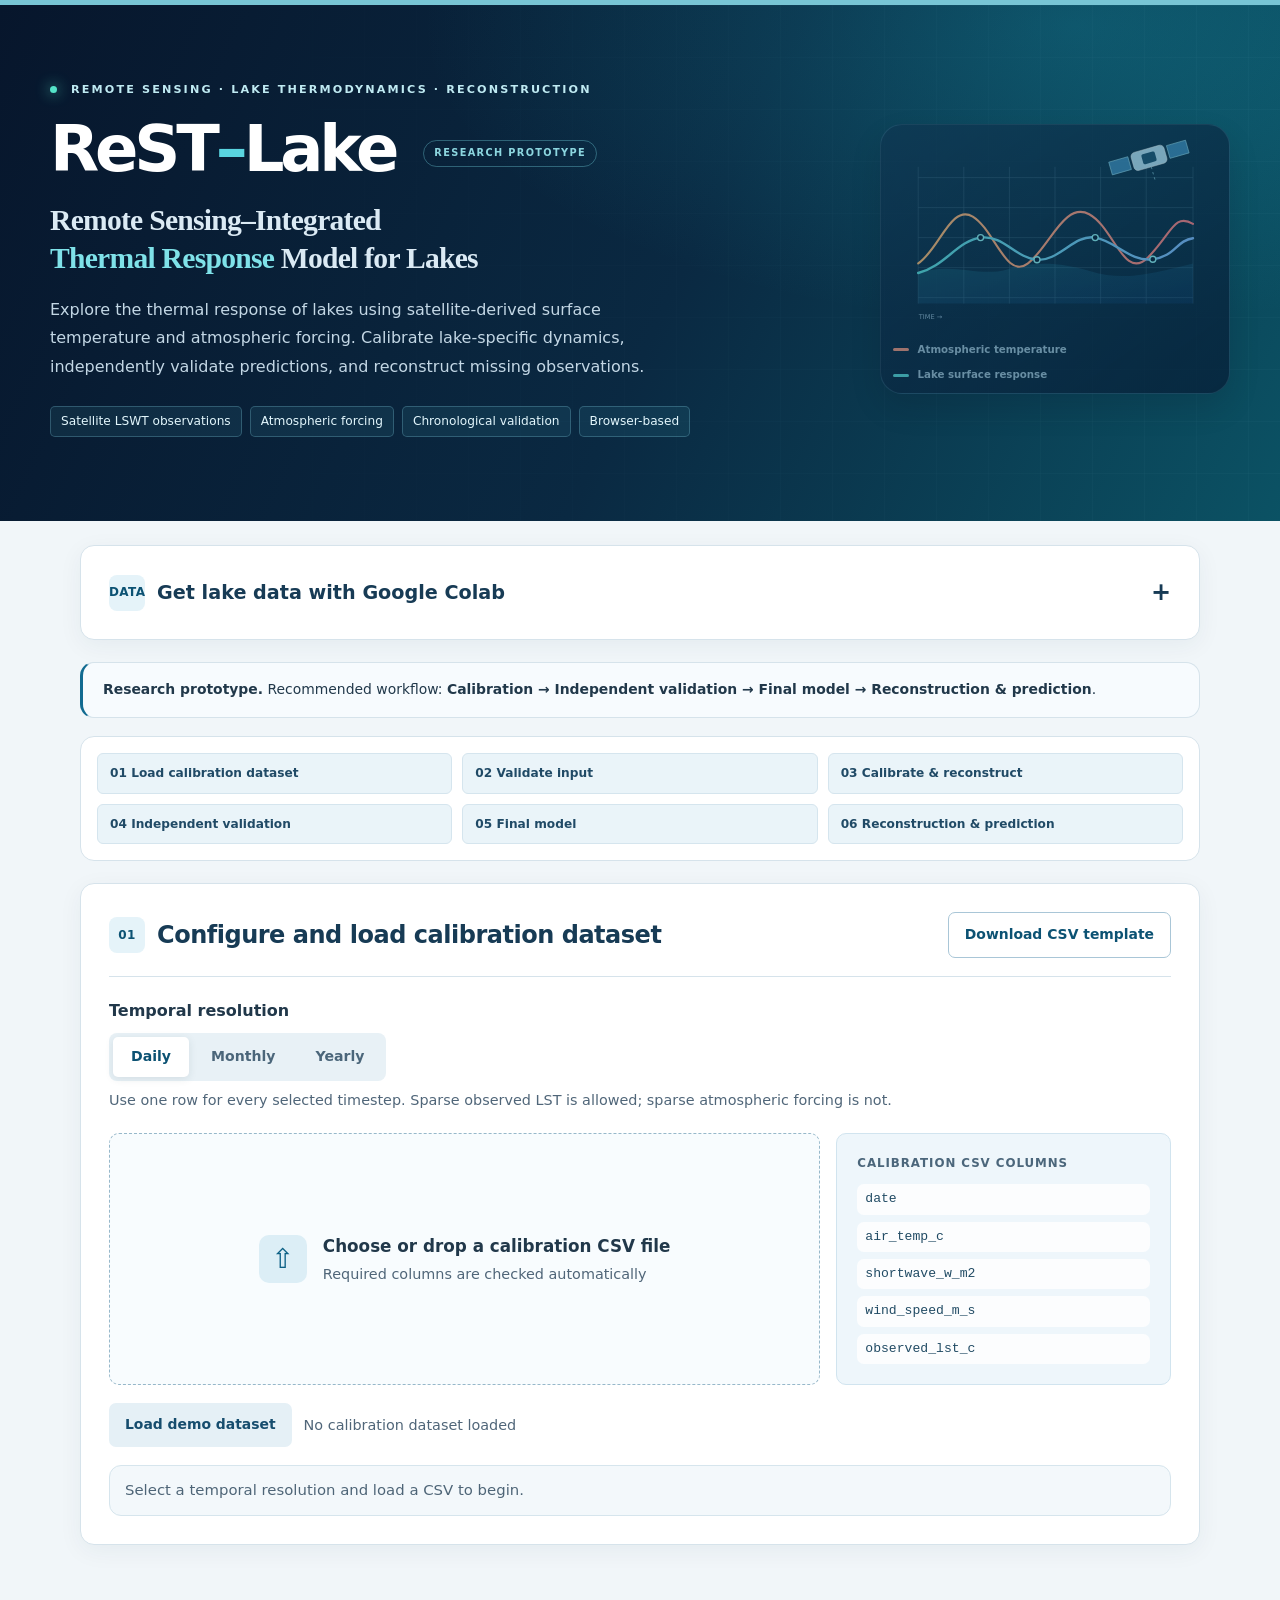
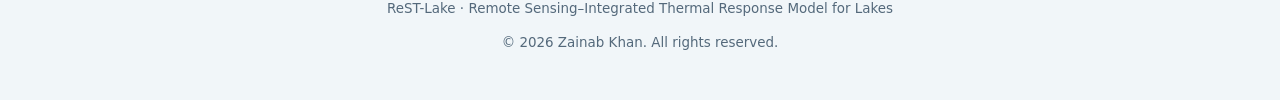
<file: rest-model/with-memory/index.html>
<!DOCTYPE html>
<html lang="en">
<head>
  <meta charset="UTF-8" />
  <meta name="viewport" content="width=device-width, initial-scale=1.0" />
  <meta name="description" content="ReST-Lake: Remote Sensing–Integrated Thermal Response Model for Lakes. Calibrate, validate, and reconstruct lake surface water temperature using satellite observations and atmospheric forcing." />
  <title>ReST-Lake | Remote Sensing–Integrated Thermal Response Model for Lakes</title>
  <link rel="stylesheet" href="style.css?v=restlake-20261023b" />
</head>
<body>
  <div class="page-shell">
    <header class="hero">
      <div class="hero__inner">
        <div class="hero__copy">
          <div class="eyebrow"><span class="hero__live-dot"></span> REMOTE SENSING · LAKE THERMODYNAMICS · RECONSTRUCTION</div>
          <div class="hero__brand">ReST<span>–</span>Lake <span class="hero__edition">RESEARCH PROTOTYPE</span></div>
          <h1>Remote Sensing–Integrated<br><em>Thermal Response</em> Model for Lakes</h1>
          <p class="hero__lead">Explore the thermal response of lakes using satellite-derived surface temperature and atmospheric forcing. Calibrate lake-specific dynamics, independently validate predictions, and reconstruct missing observations.</p>
          <div class="hero__badges">
            <span>Satellite LSWT observations</span><span>Atmospheric forcing</span><span>Chronological validation</span><span>Browser-based</span>
          </div>
        </div>
        <div class="hero__visual" aria-label="Illustrative scientific diagram showing satellite observation, lake thermal response and temperature time series; not measured data">
          
          <svg viewBox="0 0 540 340" role="img" aria-label="Illustrative satellite remote sensing and two temperature response curves, not actual lake measurements">
            <defs>
              <linearGradient id="lakeFill" x1="0" y1="0" x2="1" y2="1"><stop stop-color="#36c9da"/><stop offset="1" stop-color="#1855aa"/></linearGradient>
              <linearGradient id="curveA" x1="0" x2="1"><stop stop-color="#5de2e0"/><stop offset="1" stop-color="#83baff"/></linearGradient>
              <linearGradient id="curveB" x1="0" x2="1"><stop stop-color="#ffbd75"/><stop offset="1" stop-color="#ff7b83"/></linearGradient>
            </defs>
            <g opacity=".25" stroke="#a5d9ef" stroke-width="1"><path d="M42 66H500 M42 116H500 M42 166H500 M42 216H500 M42 266H500"/><path d="M42 48V276 M118 48V276 M194 48V276 M270 48V276 M346 48V276 M422 48V276 M500 48V276"/></g>
            <g transform="translate(395 26) rotate(-16)"><rect x="0" y="0" width="57" height="31" rx="7" fill="#b6def1" stroke="#fff" stroke-opacity=".75"/><rect x="17" y="7" width="23" height="17" rx="3" fill="#1b5171"/><path d="M-38 4H-5V26H-38z M62 4H95V26H62z" fill="#3b83b2" stroke="#9cdeef"/><path d="M28 31V54" stroke="#9cdeef" stroke-dasharray="4 5"/></g>
            <path d="M42 226C97 205 143 233 190 219S278 207 329 222S418 230 500 209L500 276H42Z" fill="url(#lakeFill)" opacity=".19"/>
            <path d="M42 209 C77 186 97 109 133 131 S189 237 225 209 S286 105 327 127 S385 239 425 199 S468 125 500 143" fill="none" stroke="url(#curveB)" stroke-width="3.5" stroke-linecap="round"/>
            <path d="M42 225 C86 214 108 171 146 166 S204 200 240 203 S302 160 337 166 S395 207 433 202 S472 171 500 167" fill="none" stroke="url(#curveA)" stroke-width="4" stroke-linecap="round"/>
            <g fill="#071e37" stroke="#91f1f3" stroke-width="2.3"><circle cx="146" cy="166" r="5"/><circle cx="240" cy="203" r="5"/><circle cx="337" cy="166" r="5"/><circle cx="433" cy="202" r="5"/></g>
            
            <text x="43" y="302" fill="#90b4cc" font-size="11">TIME →</text>
          </svg>
          <div class="hero__visual-foot"><span><i class="hero__legend hero__legend--air"></i> Atmospheric temperature</span><span><i class="hero__legend hero__legend--lake"></i> Lake surface response</span></div>
          
        </div>
      </div>
    </header>

    <main class="container">
      <section class="panel lake-data-panel" aria-labelledby="lakeDataTitle">
        <details id="lakeDataDetails">
          <summary><span class="step">DATA</span><span id="lakeDataTitle">Get lake data with Google Colab</span></summary>
          <p class="helper">Enter multiple lakes here. Download a ready-to-run notebook, sign in on Google Colab, run it, and import its result file below. Each lake keeps its own daily CSV in the model's existing format.</p>
          <div class="notice lake-data-notice">Google sign-in happens on Colab. You must upload the prepared notebook and choose <strong>Runtime → Run all</strong> there; this page does not start a Colab runtime automatically.</div>
          <form id="lakeDataForm">
            <div class="lake-data-dates">
              <label>Start date<input id="lakeDataStart" type="date" value="2020-01-01" required></label>
              <label>End date<input id="lakeDataEnd" type="date" required></label>
            </div>
            <p class="helper">Default end date: today minus 10 days. ERA5 hourly means; Landsat 8/9 scenes with cloud cover strictly below 2%; one pixel at your coordinate. Choose a point over lake water.</p>
            <div id="lakeDataRows"></div>
            <div class="action-row">
              <button id="addLakeDataRow" type="button" class="button button--secondary">+ Add lake</button>
              <button type="submit" id="prepareLakeNotebook" class="button button--primary">1. Download prepared Colab notebook</button>
              <a class="button button--ghost lake-data-link" href="https://colab.research.google.com/" target="_blank" rel="noopener noreferrer">2. Open Colab / Google sign-in ↗</a>
            </div>
          </form>
          <ol class="lake-data-instructions">
            <li>In Colab, choose <strong>File → Upload notebook</strong> and select the downloaded <code>.ipynb</code> file. Your lakes are already filled in.</li>
            <li>Choose <strong>Runtime → Run all</strong>. Allow time for the weather and satellite downloads. The notebook downloads one <code>lake_data_results.json</code> file containing the separate CSVs.</li>
            <li>Return here and import that result file. Download any lake's CSV or load it directly into calibration or application.</li>
          </ol>
          <label class="button button--ghost lake-data-import">3. Import Colab result file<input id="lakeDataBundle" type="file" accept=".json,application/json"></label>
          <div id="lakeDataStatus" class="status-box status-box--neutral" role="status">Add your lakes to prepare a notebook. No Google password is entered on this page.</div>
          <div id="lakeDataResults" class="lake-data-results"></div>
        </details>
      </section>
      <section class="notice research-notice">
        <strong>Research prototype.</strong>
        Recommended workflow: <strong>Calibration → Independent validation → Final model → Reconstruction &amp; prediction</strong>.
      </section>

      <section class="workflow-strip panel panel--compact">
        <div class="workflow-chip">01 Load calibration dataset</div>
        <div class="workflow-chip">02 Validate input</div>
        <div class="workflow-chip">03 Calibrate &amp; reconstruct</div>
        <div class="workflow-chip">04 Independent validation</div>
        <div class="workflow-chip">05 Final model</div>
        <div class="workflow-chip">06 Reconstruction &amp; prediction</div>
      </section>

      <section class="panel">
        <div class="panel__heading">
          <div>
            <span class="step">01</span>
            <h2>Configure and load calibration dataset</h2>
          </div>
          <button id="downloadTemplateBtn" class="button button--ghost" type="button">Download CSV template</button>
        </div>

        <div class="field-group">
          <label class="field-label">Temporal resolution</label>
          <div class="segmented" role="radiogroup" aria-label="Temporal resolution">
            <label><input type="radio" name="frequency" value="Daily" checked /><span>Daily</span></label>
            <label><input type="radio" name="frequency" value="Monthly" /><span>Monthly</span></label>
            <label><input type="radio" name="frequency" value="Yearly" /><span>Yearly</span></label>
          </div>
          <p class="helper">Use one row for every selected timestep. Sparse observed LST is allowed; sparse atmospheric forcing is not.</p>
        </div>

        <div class="upload-grid">
          <label id="dropZone" class="drop-zone" for="csvFile">
            <input id="csvFile" type="file" accept=".csv,text/csv" />
            <div class="drop-zone__icon" aria-hidden="true">⇧</div>
            <div>
              <strong>Choose or drop a calibration CSV file</strong>
              <span>Required columns are checked automatically</span>
            </div>
          </label>
          <div class="template-card">
            <span class="template-card__title">Calibration CSV columns</span>
            <code>date</code>
            <code>air_temp_c</code>
            <code>shortwave_w_m2</code>
            <code>wind_speed_m_s</code>
            <code>observed_lst_c</code>
          </div>
        </div>

        <div class="action-row">
          <button id="loadDemoBtn" class="button button--secondary" type="button">Load demo dataset</button>
          <span id="fileName" class="file-name">No calibration dataset loaded</span>
        </div>

        <div id="statusBox" class="status-box status-box--neutral" aria-live="polite">
          Select a temporal resolution and load a CSV to begin.
        </div>
      </section>

      <section id="dataSection" class="panel hidden">
        <div class="panel__heading">
          <div>
            <span class="step">02</span>
            <h2>Validate calibration input</h2>
          </div>
        </div>

        <div id="inputMetrics" class="metric-grid metric-grid--three"></div>

        <div class="table-wrap">
          <table>
            <thead>
              <tr>
                <th>Date</th>
                <th>Air temp (°C)</th>
                <th>Shortwave (W m⁻²)</th>
                <th>Wind (m s⁻¹)</th>
                <th>Observed LST (°C)</th>
              </tr>
            </thead>
            <tbody id="previewBody"></tbody>
          </table>
        </div>
        <p id="previewNote" class="helper"></p>

        <div class="run-row">
          <button id="runBtn" class="button button--primary" type="button">Calibrate model and reconstruct historical LST</button>
          <span id="runMessage" class="run-message"></span>
        </div>
      </section>

      <section id="resultsSection" class="hidden">
        <section class="panel">
          <div class="panel__heading">
            <div>
              <span class="step">03</span>
              <h2>Calibration results</h2>
            </div>
          </div>

          <div id="resultMetrics" class="metric-grid metric-grid--five"></div>
          <p id="memoryCaption" class="helper"></p>

          <div class="result-grid">
            <div class="subpanel">
              <h3>Parameter estimates</h3>
              <div class="table-wrap table-wrap--compact">
                <table>
                  <thead><tr><th>Parameter</th><th>Estimate</th><th>Meaning</th></tr></thead>
                  <tbody id="parameterBody"></tbody>
                </table>
              </div>
            </div>

            <div class="subpanel equation-card">
              <h3>Model equation</h3>
              <div class="equation" aria-label="Thermal memory equation">
                <div><i>T</i><sub>L</sub>(<i>t</i>) = <i>e</i><sup>−Δ<i>t</i>/τ</sup> <i>T</i><sub>L</sub>(<i>t</i>−Δ<i>t</i>)</div>
                <div class="equation__plus">+</div>
                <div>(1 − <i>e</i><sup>−Δ<i>t</i>/τ</sup>) [β<sub>0</sub> + β<sub>T</sub><i>T</i><sub>a</sub>(<i>t</i>) + β<sub>S</sub><i>S</i><sub>↓</sub>(<i>t</i>) + β<sub>U</sub><i>U</i>(<i>t</i>)]</div>
              </div>
              <div class="equation equation--small"><i>M</i> = <i>e</i><sup>−1/τ</sup></div>
            </div>
          </div>
        </section>

        <section class="panel">
          <div class="panel__heading">
            <div>
              <span class="step">03A</span>
              <h2>Historical reconstruction</h2>
            </div>
            <button id="downloadResultsBtn" class="button button--ghost" type="button">Download reconstructed CSV</button>
          </div>

          <div class="chart-card chart-card--enhanced">
            <div class="chart-heading-row">
              <div>
                <h3>Observed and reconstructed LST</h3>
                <p>Hover or move across the plot to inspect individual timesteps.</p>
              </div>
              <div class="chart-legend">
                <span><i class="legend-line"></i>Reconstructed / projected LST</span>
                <span><i class="legend-dot"></i>Observed LST</span>
              </div>
            </div>
            <div id="chart" class="chart chart--interactive" role="img" aria-label="Observed and reconstructed lake surface temperature chart"></div>
          </div>

          <div class="target-card">
            <div class="target-card__field">
              <label for="targetSelect">Select timestep</label>
              <select id="targetSelect"></select>
            </div>
            <div id="targetResult" class="target-result"></div>
          </div>
        </section>

        <section class="panel validation-panel">
          <div class="panel__heading">
            <div>
              <span class="step">04</span>
              <h2>Independent validation</h2>
            </div>
            <button id="downloadValidationBtn" class="button button--ghost" type="button" disabled>Download validation CSV</button>
          </div>

          <div class="validation-explainer">
            <div class="validation-explainer__icon">✓</div>
            <div>
              <strong>Chronological hold-out validation</strong>
              <p>Observed LST values are ordered by date. The earlier observations are used to calibrate a separate validation model, while the later observations are withheld and used only for testing.</p>
            </div>
          </div>

          <div class="validation-controls">
            <div class="validation-control">
              <label for="validationSplit">Calibration share of observed LST</label>
              <div class="range-row">
                <input id="validationSplit" type="range" min="60" max="80" step="5" value="70" />
                <output id="validationSplitValue" for="validationSplit">70%</output>
              </div>
              <p class="helper">Default: 70% calibration / 30% held-out validation. The split is based only on observed LST dates, not on all daily rows.</p>
            </div>
            <div class="validation-action">
              <button id="runValidationBtn" class="button button--primary" type="button">Run independent validation</button>
              <span id="validationRunMessage" class="run-message"></span>
            </div>
          </div>

          <div id="validationResults" class="hidden">
            <div id="validationMetrics" class="metric-grid metric-grid--validation"></div>
            <p id="validationCaption" class="helper"></p>

            <div class="validation-chart-grid">
              <div class="chart-card chart-card--enhanced">
                <div class="chart-heading-row">
                  <div>
                    <h3>Temporal validation</h3>
                    <p>Free-running prediction from the calibration period compared with held-out LST observations.</p>
                  </div>
                  <div class="chart-legend">
                    <span><i class="legend-line legend-line--validation"></i>Validation-model prediction</span>
                    <span><i class="legend-dot legend-dot--train"></i>Calibration observations</span>
                    <span><i class="legend-dot legend-dot--test"></i>Held-out observations</span>
                  </div>
                </div>
                <div id="validationTimeChart" class="chart chart--interactive" role="img" aria-label="Validation time series chart"></div>
              </div>

              <div class="chart-card chart-card--enhanced">
                <div class="chart-heading-row">
                  <div>
                    <h3>Observed vs predicted</h3>
                    <p>Held-out observations only; the diagonal line represents perfect agreement.</p>
                  </div>
                  <div class="chart-legend">
                    <span><i class="legend-dot legend-dot--test"></i>Held-out observations</span>
                    <span><i class="legend-line legend-line--validation"></i>1:1 agreement</span>
                  </div>
                </div>
                <div id="validationScatterChart" class="chart chart--scatter" role="img" aria-label="Observed versus predicted validation scatter plot"></div>
              </div>
            </div>

            <div class="subpanel validation-table-panel">
              <h3>Held-out validation observations</h3>
              <div class="table-wrap table-wrap--compact">
                <table>
                  <thead>
                    <tr>
                      <th>Date</th>
                      <th>Observed LST (°C)</th>
                      <th>Predicted LST (°C)</th>
                      <th>Residual (°C)</th>
                    </tr>
                  </thead>
                  <tbody id="validationTableBody"></tbody>
                </table>
              </div>
            </div>
          </div>
        </section>

        <section class="panel final-model-panel">
          <div class="panel__heading">
            <div>
              <span class="step">05</span>
              <h2>Final model using all observations</h2>
            </div>
            <button id="downloadFinalParamsBtn" class="button button--ghost" type="button" disabled>Download final parameters</button>
          </div>

          <div class="final-model-callout">
            <p>After validation, rebuild the final lake-specific model using <strong>all reliable observed LST values</strong>. These final parameters are then carried into the reconstruction and prediction stage.</p>
          </div>

          <div class="run-row run-row--stackable">
            <button id="buildFinalBtn" class="button button--primary" type="button">Build final model using all observations</button>
            <span id="finalRunMessage" class="run-message"></span>
          </div>

          <div id="finalModelSection" class="hidden">
            <div id="finalMetrics" class="metric-grid metric-grid--five"></div>
            <p id="finalMemoryCaption" class="helper"></p>

            <div class="result-grid result-grid--single-top">
              <div class="subpanel">
                <h3>Final parameter estimates</h3>
                <div class="table-wrap table-wrap--compact">
                  <table>
                    <thead><tr><th>Parameter</th><th>Estimate</th><th>Meaning</th></tr></thead>
                    <tbody id="finalParameterBody"></tbody>
                  </table>
                </div>
              </div>

              <div class="subpanel final-model-state">
                <h3>Final model state</h3>
                <div id="finalStateSummary" class="final-state-summary"></div>
              </div>
            </div>
          </div>
        </section>

        <section class="panel application-panel">
          <div class="panel__heading">
            <div>
              <span class="step">06</span>
              <h2>Reconstruction &amp; prediction</h2>
            </div>
            <button id="downloadApplicationTemplateBtn" class="button button--ghost" type="button">Download application template</button>
          </div>

          <div class="application-intro">
            <p>Use the final calibrated parameters for <strong>gap-filling</strong>, <strong>hindcast reconstruction</strong>, <strong>remote-access / sparse-observation periods</strong>, or <strong>forecast / future prediction</strong>.</p>
          </div>

          <div class="application-config-grid">
            <div class="subpanel application-config-card">
              <h3>1. Load application-period forcing</h3>
              <label id="applicationDropZone" class="drop-zone drop-zone--compact" for="applicationCsvFile">
                <input id="applicationCsvFile" type="file" accept=".csv,text/csv" />
                <div class="drop-zone__icon" aria-hidden="true">⇧</div>
                <div>
                  <strong>Choose or drop an application CSV file</strong>
                  <span>Observed LST can be blank or partly available</span>
                </div>
              </label>
              <div class="action-row action-row--tight">
                <span id="applicationFileName" class="file-name">No application dataset loaded</span>
              </div>
              <div id="applicationStatusBox" class="status-box status-box--neutral">Load an application dataset after building the final model.</div>
            </div>

            <div class="subpanel application-config-card">
              <h3>2. Choose application settings</h3>
              <div class="field-group field-group--compact">
                <label class="field-label" for="initialStateMode">Initial state</label>
                <select id="initialStateMode">
                  <option value="historical_last" selected>Continue from the last modeled LST of the calibration dataset</option>
                  <option value="first_observed">Use the first observed LST in the application dataset as the starting anchor</option>
                </select>
                <p class="helper">For direct continuation beyond the historical record, the first option is usually appropriate.</p>
              </div>

              <div class="checkbox-row">
                <label class="checkbox-label">
                  <input id="useApplicationAnchors" type="checkbox" checked />
                  <span>Use observed LST in the application file as state re-anchors whenever available</span>
                </label>
              </div>

              <div class="field-group field-group--compact">
                <label class="field-label" for="applicationMode">Application mode</label>
                <select id="applicationMode">
                  <option value="fill_gaps">Fill missing values within the application period</option>
                  <option value="hindcast">Reconstruct another historical or remote-access period</option>
                  <option value="forecast">Predict / project LST forward</option>
                </select>
              </div>

              <div class="run-row run-row--stackable">
                <button id="runApplicationBtn" class="button button--primary" type="button">Run reconstruction / prediction</button>
                <span id="applicationRunMessage" class="run-message"></span>
              </div>
            </div>
          </div>

          <div id="applicationResults" class="hidden">
            <div class="panel-divider"></div>
            <div id="applicationMetrics" class="metric-grid metric-grid--five"></div>
            <p id="applicationCaption" class="helper"></p>

            <div class="panel__heading panel__heading--tight">
              <div>
                <h3>Application-period LST</h3>
              </div>
              <button id="downloadApplicationBtn" class="button button--ghost" type="button">Download application CSV</button>
            </div>

            <div class="chart-card chart-card--enhanced">
              <div class="chart-heading-row">
                <div>
                  <h3>Reconstructed / predicted application series</h3>
                  <p>The chart uses the final lake-specific parameters estimated in Step 05.</p>
                </div>
                <div class="chart-legend">
                  <span><i class="legend-line legend-line--application"></i>Modeled LST</span>
                  <span><i class="legend-dot"></i>Observed LST in application file</span>
                </div>
              </div>
              <div id="applicationChart" class="chart chart--interactive" role="img" aria-label="Application period lake surface temperature chart"></div>
            </div>

            <div class="target-card">
              <div class="target-card__field">
                <label for="applicationTargetSelect">Select application timestep</label>
                <select id="applicationTargetSelect"></select>
              </div>
              <div id="applicationTargetResult" class="target-result"></div>
            </div>

            <div class="subpanel validation-table-panel">
              <h3>Application-period preview</h3>
              <div class="table-wrap table-wrap--compact">
                <table>
                  <thead>
                    <tr>
                      <th>Date</th>
                      <th>Observed LST (°C)</th>
                      <th>Modeled LST (°C)</th>
                      <th>State source</th>
                    </tr>
                  </thead>
                  <tbody id="applicationTableBody"></tbody>
                </table>
              </div>
            </div>
          </div>
        </section>

        <section class="panel limitations">
          <details>
            <summary>Scientific interpretation and limitations</summary>
            <div class="limitations__body">
              <p>This is a <strong>reduced-order, physically motivated, semi-empirical model</strong>. It is not a complete lake heat-budget or hydrodynamic model.</p>
              <p>The model explicitly represents thermal memory through τ, but does not explicitly simulate bathymetry, mixed-layer depth, longwave radiation, humidity, inflow heat, sediment heat flux, ice processes, or vertical stratification.</p>
              <p>Step 05 provides the final parameters that are carried into Step 06. Application quality depends on the representativeness of the calibration observations and the availability of continuous atmospheric forcing.</p>
            </div>
          </details>
        </section>
      </section>
    </main>

    <footer>
      <p>ReST-Lake · Remote Sensing–Integrated Thermal Response Model for Lakes</p>
      <p>© 2026 Zainab Khan. All rights reserved.</p>
    </footer>
  </div>

  <script src="app.js"></script>
  <script src="plot-ui.js"></script>
  <script src="lake-data-ui.js?v=7abb35c"></script>
</body>
</html>
</file>
<file: animated-test/style.css>
:root {
  --bg: #f5f8fb;
  --surface: #ffffff;
  --surface-soft: #f0f6f8;
  --ink: #10222c;
  --muted: #62727c;
  --line: #d9e3e8;
  --accent: #0f6f76;
  --accent-dark: #0a555c;
  --accent-soft: #e7f4f4;
  --navy: #163b53;
  --success: #1f7a54;
  --warning: #a76712;
  --danger: #a23b3b;
  --shadow: 0 16px 45px rgba(25, 55, 71, 0.08);
  --radius: 18px;
}

* { box-sizing: border-box; }

html { scroll-behavior: smooth; }

body {
  margin: 0;
  font-family: Inter, ui-sans-serif, system-ui, -apple-system, BlinkMacSystemFont, "Segoe UI", sans-serif;
  background: var(--bg);
  color: var(--ink);
  line-height: 1.55;
}

button, input, select { font: inherit; }
button { cursor: pointer; }

.hero {
  background:
    radial-gradient(circle at 86% 18%, rgba(105, 193, 192, 0.22), transparent 30%),
    linear-gradient(135deg, #102f43 0%, #164d5a 58%, #0c686c 100%);
  color: #fff;
  padding: 58px 20px 62px;
}

.hero__inner { max-width: 1080px; margin: 0 auto; }
.eyebrow { font-size: 0.78rem; font-weight: 800; letter-spacing: 0.15em; opacity: 0.8; margin-bottom: 14px; }
.hero h1 { margin: 0; max-width: 900px; font-size: clamp(2rem, 5vw, 3.65rem); line-height: 1.08; letter-spacing: -0.035em; }
.hero__lead { max-width: 800px; margin: 20px 0 0; font-size: clamp(1rem, 2vw, 1.18rem); color: rgba(255,255,255,.86); }
.hero__badges { display: flex; flex-wrap: wrap; gap: 10px; margin-top: 24px; }
.hero__badges span { border: 1px solid rgba(255,255,255,.2); background: rgba(255,255,255,.08); border-radius: 999px; padding: 7px 12px; font-size: .86rem; }

.container { width: min(1120px, calc(100% - 30px)); margin: -22px auto 54px; position: relative; z-index: 2; }

.notice, .panel {
  background: var(--surface);
  border: 1px solid var(--line);
  border-radius: var(--radius);
  box-shadow: var(--shadow);
}

.research-notice { padding: 16px 20px; margin-bottom: 18px; border-left: 5px solid var(--accent); }
.panel { padding: clamp(18px, 4vw, 30px); margin-bottom: 20px; }
.panel__heading { display: flex; align-items: center; justify-content: space-between; gap: 14px; margin-bottom: 24px; }
.panel__heading > div { display: flex; align-items: center; gap: 12px; }
.panel h2 { margin: 0; font-size: clamp(1.35rem, 3vw, 1.8rem); letter-spacing: -0.02em; }
.panel h3 { margin: 0 0 14px; font-size: 1.02rem; }
.step { display: grid; place-items: center; width: 40px; height: 40px; flex: 0 0 auto; border-radius: 12px; background: var(--accent-soft); color: var(--accent-dark); font-weight: 800; font-size: .82rem; }

.field-group { margin-bottom: 22px; }
.field-label { display: block; font-weight: 750; margin-bottom: 9px; }
.helper { margin: 8px 0 0; color: var(--muted); font-size: .9rem; }

.segmented { display: inline-flex; flex-wrap: wrap; background: #edf3f6; border-radius: 12px; padding: 4px; gap: 4px; }
.segmented label { position: relative; }
.segmented input { position: absolute; opacity: 0; pointer-events: none; }
.segmented span { display: block; padding: 9px 18px; border-radius: 9px; font-weight: 700; color: #52626d; cursor: pointer; }
.segmented input:checked + span { background: var(--surface); color: var(--accent-dark); box-shadow: 0 2px 8px rgba(28,55,68,.10); }

.upload-grid { display: grid; grid-template-columns: minmax(0, 1.7fr) minmax(250px, .8fr); gap: 16px; }
.drop-zone { min-height: 170px; border: 2px dashed #a9c5cb; border-radius: 16px; background: #f8fbfc; display: flex; align-items: center; justify-content: center; gap: 16px; padding: 26px; text-align: left; transition: .2s ease; cursor: pointer; }
.drop-zone:hover, .drop-zone.dragover { border-color: var(--accent); background: var(--accent-soft); }
.drop-zone input { display: none; }
.drop-zone strong { display: block; font-size: 1.05rem; }
.drop-zone span { display: block; color: var(--muted); font-size: .9rem; margin-top: 4px; }
.drop-zone__icon { width: 48px; height: 48px; border-radius: 14px; display: grid; place-items: center; color: #fff; background: var(--accent); font-size: 1.7rem; font-weight: 300; }

.template-card { padding: 20px; border-radius: 16px; background: #142f3e; color: #fff; display: grid; gap: 7px; align-content: start; }
.template-card__title { color: rgba(255,255,255,.66); text-transform: uppercase; letter-spacing: .08em; font-size: .74rem; font-weight: 800; margin-bottom: 5px; }
.template-card code { background: rgba(255,255,255,.08); border-radius: 7px; padding: 5px 8px; font-size: .82rem; overflow-wrap: anywhere; }

.action-row, .run-row { display: flex; align-items: center; flex-wrap: wrap; gap: 12px; margin-top: 18px; }
.file-name, .run-message { color: var(--muted); font-size: .9rem; }

.button { border: 0; border-radius: 11px; padding: 11px 16px; font-weight: 760; transition: transform .15s ease, box-shadow .15s ease, background .15s ease; }
.button:active { transform: translateY(1px); }
.button--primary { background: var(--accent); color: #fff; box-shadow: 0 8px 20px rgba(15,111,118,.2); }
.button--primary:hover { background: var(--accent-dark); }
.button--secondary { background: #e9f0f3; color: var(--navy); }
.button--ghost { background: transparent; color: var(--accent-dark); border: 1px solid #b8ced2; }
.button:disabled { opacity: .55; cursor: not-allowed; }

.status-box { border-radius: 12px; padding: 13px 15px; margin-top: 18px; font-size: .93rem; border: 1px solid var(--line); }
.status-box--neutral { background: #f7fafb; color: var(--muted); }
.status-box--success { background: #ebf7f1; color: #175e42; border-color: #b9e0cf; }
.status-box--warning { background: #fff7e9; color: #875713; border-color: #ead1a4; }
.status-box--danger { background: #fff0f0; color: #8d3333; border-color: #e7bcbc; }

.metric-grid { display: grid; gap: 12px; margin-bottom: 20px; }
.metric-grid--three { grid-template-columns: repeat(3, minmax(0, 1fr)); }
.metric-grid--five { grid-template-columns: repeat(5, minmax(0, 1fr)); }
.metric { border: 1px solid var(--line); border-radius: 14px; padding: 15px; background: #fbfdfe; min-width: 0; }
.metric__label { display: block; font-size: .78rem; color: var(--muted); font-weight: 700; margin-bottom: 6px; }
.metric__value { display: block; font-size: clamp(1.18rem, 2.4vw, 1.5rem); font-weight: 820; color: var(--navy); overflow-wrap: anywhere; }

.table-wrap { overflow-x: auto; border: 1px solid var(--line); border-radius: 14px; }
table { width: 100%; border-collapse: collapse; font-size: .9rem; }
th, td { text-align: left; padding: 11px 12px; border-bottom: 1px solid #e7eef1; white-space: nowrap; }
th { font-size: .76rem; text-transform: uppercase; letter-spacing: .04em; color: #65747d; background: #f6f9fa; }
tbody tr:last-child td { border-bottom: 0; }
.table-wrap--compact td:nth-child(2) { font-variant-numeric: tabular-nums; }

.result-grid { display: grid; grid-template-columns: 1.05fr .95fr; gap: 16px; margin-top: 22px; }
.subpanel { border: 1px solid var(--line); border-radius: 16px; padding: 18px; background: #fbfdfe; }
.equation-card { background: linear-gradient(145deg, #143649, #0e5b61); color: #fff; }
.equation { font-family: Georgia, "Times New Roman", serif; text-align: center; font-size: clamp(1rem, 2.4vw, 1.25rem); line-height: 2; padding: 18px 6px; overflow-x: auto; }
.equation__plus { line-height: 1; opacity: .75; }
.equation--small { border-top: 1px solid rgba(255,255,255,.15); padding-top: 12px; }

.chart-card { border: 1px solid var(--line); border-radius: 16px; background: #fff; padding: 14px; }
.chart-legend { display: flex; flex-wrap: wrap; gap: 16px; font-size: .82rem; color: var(--muted); padding: 4px 4px 12px; }
.chart-legend span { display: flex; align-items: center; gap: 7px; }
.legend-line { width: 22px; height: 3px; border-radius: 999px; background: var(--accent); }
.legend-dot { width: 9px; height: 9px; border-radius: 50%; background: #d05b58; }
.chart { width: 100%; min-height: 360px; overflow: hidden; }
.chart svg { width: 100%; height: 360px; display: block; }
.chart text { font-family: inherit; fill: #6c7b84; font-size: 11px; }

.target-card { display: grid; grid-template-columns: minmax(220px, .8fr) minmax(0, 1.2fr); gap: 14px; margin-top: 16px; }
.target-card__field, .target-result { border: 1px solid var(--line); border-radius: 14px; padding: 16px; background: #fbfdfe; }
.target-card__field label { display: block; font-weight: 750; margin-bottom: 8px; }
select { width: 100%; border: 1px solid #bfcfd5; background: #fff; color: var(--ink); border-radius: 10px; padding: 10px 12px; }
.target-result { display: flex; align-items: center; font-size: 1rem; }
.target-result strong { color: var(--accent-dark); font-size: 1.35rem; }

.limitations details { border-radius: 12px; }
.limitations summary { cursor: pointer; font-weight: 800; color: var(--navy); }
.limitations__body { color: var(--muted); }

.hidden { display: none !important; }

footer { text-align: center; color: #75838c; font-size: .84rem; padding: 0 20px 32px; }

@media (max-width: 900px) {
  .metric-grid--five { grid-template-columns: repeat(3, minmax(0, 1fr)); }
  .result-grid { grid-template-columns: 1fr; }
}

@media (max-width: 720px) {
  .hero { padding-top: 42px; }
  .container { width: min(100% - 20px, 1120px); }
  .panel { padding: 18px 15px; }
  .panel__heading { align-items: flex-start; flex-direction: column; }
  .panel__heading > div { align-items: flex-start; }
  .upload-grid, .target-card { grid-template-columns: 1fr; }
  .metric-grid--three, .metric-grid--five { grid-template-columns: repeat(2, minmax(0, 1fr)); }
  .drop-zone { min-height: 145px; }
  .chart { min-height: 310px; }
  .chart svg { height: 310px; }
}

@media (max-width: 430px) {
  .hero h1 { font-size: 2rem; }
  .metric-grid--three, .metric-grid--five { grid-template-columns: 1fr 1fr; }
  .segmented { width: 100%; }
  .segmented label { flex: 1; }
  .segmented span { text-align: center; padding-inline: 10px; }
}

/* =========================================================
   Enhanced charts + independent validation
   ========================================================= */

.chart-card--enhanced {
  position: relative;
  overflow: hidden;
  background:
    radial-gradient(circle at 92% 8%, rgba(15, 111, 118, 0.07), transparent 28%),
    linear-gradient(180deg, #ffffff 0%, #fbfdfe 100%);
}

.chart-heading-row {
  display: flex;
  align-items: flex-start;
  justify-content: space-between;
  gap: 18px;
  padding: 4px 4px 12px;
}

.chart-heading-row h3 {
  margin: 0 0 3px;
  color: var(--navy);
  font-size: 1rem;
}

.chart-heading-row p {
  margin: 0;
  color: var(--muted);
  font-size: .82rem;
}

.chart--interactive {
  position: relative;
  min-height: 390px;
}

.chart--interactive svg,
.chart--scatter svg {
  width: 100%;
  height: 390px;
  display: block;
}

.chart--scatter { min-height: 390px; }

.chart-tooltip {
  position: absolute;
  z-index: 5;
  pointer-events: none;
  min-width: 150px;
  max-width: 220px;
  padding: 9px 11px;
  border-radius: 10px;
  background: rgba(16, 34, 44, 0.94);
  color: #fff;
  font-size: .78rem;
  line-height: 1.45;
  box-shadow: 0 10px 28px rgba(16, 34, 44, .24);
  transform: translate(10px, -50%);
  opacity: 0;
  transition: opacity .08s ease;
}

.chart-tooltip strong { display: block; margin-bottom: 2px; }
.chart-tooltip.is-visible { opacity: 1; }

.legend-line--validation { background: #5069a8; }
.legend-dot--train { background: #0f6f76; }
.legend-dot--test { background: #d05b58; }

.validation-panel { overflow: hidden; }

.validation-explainer {
  display: grid;
  grid-template-columns: auto 1fr;
  gap: 12px;
  align-items: start;
  border: 1px solid #cce0e4;
  background: linear-gradient(135deg, #f4fbfb 0%, #f8fbfd 100%);
  border-radius: 14px;
  padding: 14px 16px;
  margin-bottom: 16px;
}

.validation-explainer__icon {
  display: grid;
  place-items: center;
  width: 34px;
  height: 34px;
  border-radius: 10px;
  background: var(--accent-soft);
  color: var(--accent-dark);
  font-weight: 900;
}

.validation-explainer p {
  margin: 3px 0 0;
  color: var(--muted);
}

.validation-controls {
  display: grid;
  grid-template-columns: minmax(0, 1.4fr) minmax(220px, .6fr);
  gap: 16px;
  align-items: end;
  margin-bottom: 18px;
}

.validation-control,
.validation-action {
  border: 1px solid var(--line);
  border-radius: 14px;
  padding: 15px;
  background: #fbfdfe;
}

.validation-control label {
  display: block;
  font-weight: 800;
  color: var(--navy);
  margin-bottom: 8px;
}

.range-row {
  display: grid;
  grid-template-columns: 1fr auto;
  gap: 12px;
  align-items: center;
}

.range-row input[type="range"] {
  width: 100%;
  accent-color: var(--accent);
}

.range-row output {
  min-width: 58px;
  text-align: center;
  padding: 6px 9px;
  border-radius: 9px;
  background: var(--accent-soft);
  color: var(--accent-dark);
  font-weight: 900;
}

.validation-action {
  display: flex;
  flex-direction: column;
  gap: 9px;
  justify-content: center;
}

.metric-grid--validation {
  grid-template-columns: repeat(4, minmax(0, 1fr));
  margin-bottom: 8px;
}

.validation-chart-grid {
  display: grid;
  grid-template-columns: minmax(0, 1.45fr) minmax(320px, .75fr);
  gap: 16px;
  margin-top: 16px;
}

.validation-table-panel { margin-top: 16px; }

.validation-cutoff-label {
  font-size: 11px;
  font-weight: 800;
  fill: #6d7b86;
}

@media (max-width: 980px) {
  .validation-chart-grid { grid-template-columns: 1fr; }
  .metric-grid--validation { grid-template-columns: repeat(3, minmax(0, 1fr)); }
}

@media (max-width: 720px) {
  .chart-heading-row { flex-direction: column; }
  .chart-heading-row .chart-legend { padding-top: 0; }
  .validation-controls { grid-template-columns: 1fr; }
  .metric-grid--validation { grid-template-columns: repeat(2, minmax(0, 1fr)); }
  .chart--interactive,
  .chart--scatter { min-height: 330px; }
  .chart--interactive svg,
  .chart--scatter svg { height: 330px; }
}

/* =========================================================
   Workflow + final model + application stage
   ========================================================= */

.panel--compact { padding-block: 16px; }
.workflow-strip {
  display: flex;
  flex-wrap: wrap;
  gap: 10px;
  align-items: center;
}
.workflow-chip {
  padding: 8px 12px;
  border-radius: 999px;
  background: #edf4f8;
  border: 1px solid #d3e0e7;
  color: var(--navy);
  font-size: .82rem;
  font-weight: 760;
}

.run-row--stackable { align-items: center; }
.panel__heading--tight { margin: 10px 0 14px; }

.final-model-panel,
.application-panel { overflow: hidden; }

.final-model-callout,
.application-intro {
  border: 1px solid #d7e6ea;
  background: linear-gradient(135deg, #f6fbfc 0%, #fdfefe 100%);
  border-radius: 14px;
  padding: 14px 16px;
  margin-bottom: 16px;
}
.final-model-callout p,
.application-intro p { margin: 0; color: var(--muted); }

.result-grid--single-top {
  align-items: start;
}

.final-state-summary {
  display: grid;
  gap: 12px;
}
.final-state-summary .metric-inline {
  border: 1px solid var(--line);
  border-radius: 12px;
  padding: 12px 13px;
  background: #fff;
}
.final-state-summary .metric-inline strong {
  display: block;
  color: var(--navy);
  margin-bottom: 4px;
}
.final-state-summary .metric-inline span {
  color: var(--muted);
  font-size: .92rem;
}

.application-config-grid {
  display: grid;
  grid-template-columns: repeat(2, minmax(0, 1fr));
  gap: 16px;
}
.application-config-card h3 { color: var(--navy); }
.drop-zone--compact {
  min-height: 132px;
  padding: 20px;
}
.field-group--compact { margin-bottom: 16px; }
.checkbox-row {
  margin: 0 0 16px;
  border: 1px solid var(--line);
  border-radius: 12px;
  background: #fbfdfe;
  padding: 12px 13px;
}
.checkbox-label {
  display: grid;
  grid-template-columns: auto 1fr;
  gap: 10px;
  align-items: start;
  cursor: pointer;
}
.checkbox-label input { margin-top: 4px; }
.checkbox-label span {
  color: var(--ink);
  font-size: .93rem;
}

.panel-divider {
  height: 1px;
  background: linear-gradient(90deg, transparent, #d6e1e6 14%, #d6e1e6 86%, transparent);
  margin: 8px 0 18px;
}

.legend-line--application { background: #8b5cf6; }
.action-row--tight { margin-top: 12px; }

.application-panel .status-box { margin-top: 12px; }

@media (max-width: 980px) {
  .application-config-grid { grid-template-columns: 1fr; }
}

@media (max-width: 720px) {
  .workflow-strip { gap: 8px; }
  .workflow-chip { width: 100%; text-align: center; }
}

/* Refined research interface: presentation only. */
:root {
  --bg: #f3f4f1;
  --surface-soft: #f4f7f5;
  --ink: #20343c;
  --muted: #53666d;
  --line: #dce3df;
  --accent: #176c68;
  --accent-dark: #125652;
  --accent-soft: #eaf3ef;
  --navy: #193b42;
  --shadow: 0 4px 18px rgba(28, 49, 43, .035);
  --radius: 14px;
}
body { -webkit-font-smoothing: antialiased; }
.hero {
  background: linear-gradient(115deg, #15383e, #214e4d);
  border-top: 5px solid #9ebda5;
  padding: 48px 24px 54px;
}
.hero__inner { max-width: 1080px; }
.eyebrow { color: #c0d8cb; opacity: 1; font-size: .7rem; letter-spacing: .19em; }
.hero h1 { max-width: 870px; font-family: Georgia, 'Times New Roman', serif; font-weight: 400; font-size: clamp(2rem, 4.3vw, 3.3rem); line-height: 1.14; letter-spacing: -.025em; }
.hero__lead { max-width: 810px; font-size: .98rem; line-height: 1.75; color: #dfebe7; }
.hero__badges { gap: 8px; margin-top: 22px; }
.hero__badges span { font-size: .75rem; padding: 5px 10px; border-radius: 5px; background: rgba(255,255,255,.04); }
.container { margin-top: 24px; }
.research-notice { font-size: .87rem; border-left-width: 3px; box-shadow: none; }
.panel { padding: 28px; margin-bottom: 22px; }
.panel__heading { padding-bottom: 18px; border-bottom: 1px solid var(--line); margin-bottom: 22px; }
.panel h2 { font-size: clamp(1.18rem, 2.4vw, 1.5rem); font-weight: 650; line-height: 1.35; }
.step { border-radius: 8px; width: 36px; height: 36px; font-size: .75rem; letter-spacing: .03em; }
.workflow-strip { display: grid; grid-template-columns: repeat(3, minmax(0, 1fr)); gap: 10px; padding: 16px; box-shadow: none; }
.workflow-chip { border: 0; border-radius: 6px; background: #f2f5f2; font-size: .76rem; font-weight: 600; padding: 10px 12px; }
.button { border-radius: 7px; font-size: .87rem; min-height: 44px; font-weight: 650; }
.button--primary { box-shadow: 0 2px 6px #176c681a; }
.button--secondary { background: #eaf0ed; }
.button--ghost { border-color: #becfc7; background: #fff; }
.button--ghost:hover:not(:disabled) { background: var(--accent-soft); border-color: var(--accent); }
:where(button, select, input, summary, .chart):focus-visible { outline: 3px solid #25837c; outline-offset: 4px; }
.segmented input:focus-visible + span { outline: 3px solid #25837c; outline-offset: 2px; }
.segmented { border-radius: 8px; background: #edf1ed; }
.segmented span { border-radius: 5px; font-size: .88rem; }
.drop-zone { background: #fafbf9; border: 1px dashed #91afa1; border-radius: 10px; }
.drop-zone__icon { background: #e5efea; color: #176c68; border-radius: 10px; }
.template-card { border-radius: 10px; background: #f0f4f0; color: #294c45; border: 1px solid #dce6de; }
.template-card__title { color: #526b5f; }
.template-card code { background: #ffffffa6; }
.metric { background: #f8faf7; border-radius: 10px; padding: 18px 15px; }
.metric__label { color: #52665d; font-size: .76rem; }
.metric__value { font-weight: 650; font-variant-numeric: tabular-nums; }
.subpanel { background: #fafbf9; border-radius: 10px; }
.equation-card { background: #214746; }
.table-wrap { border-radius: 9px; }
th { background: #f0f4ef; color: #53665b; font-weight: 650; }
td { font-variant-numeric: tabular-nums; }
tbody tr:hover { background: #f6f9f5; }
.chart-card--enhanced { background: #fff; padding: 22px 18px 14px; border-radius: 10px; }
.chart-heading-row { flex-direction: column; gap: 12px; }
.chart-heading-row h3 { font-size: 1.04rem; font-weight: 650; }
.chart-heading-row p { line-height: 1.6; }
.chart-legend { gap: 10px 22px; color: #455e62; font-size: .8rem; padding-bottom: 6px; }
.chart { overflow-x: auto; overscroll-behavior-x: contain; min-height: 0; }
.chart svg { min-width: 540px; height: 390px; }
.chart text { font-family: Arial, sans-serif; fill: #445b64; font-size: 13px; }
.chart--scatter { max-width: 680px; margin-inline: auto; }
.chart--scatter svg { min-width: 460px; }
.chart svg path[stroke] { stroke-width: 2.5; }
.chart svg line[stroke='#e7eef1'], .chart svg line[stroke='#eef3f5'] { stroke: #e3e9e5; stroke-dasharray: 3 5; }
.chart svg circle:not([id]) { opacity: .92; }
.validation-chart-grid { grid-template-columns: 1fr; }
.plot-toolbar { display: flex; flex-wrap: wrap; gap: 8px; align-items: center; border-top: 1px solid var(--line); margin-top: 14px; padding-top: 12px; }
.plot-hint { color: var(--muted); font-size: .76rem; margin-right: auto; }
.plot-download { font-size: .78rem; padding: 8px 12px; }
.plot-export-status { flex-basis: 100%; color: #52675c; font-size: .76rem; }
.plot-export-status:empty { display: none; }
footer { color: #53665d; }
@media (max-width: 720px) {
  .hero { padding: 32px 20px 34px; }
  .hero__lead { font-size: .9rem; }
  .eyebrow { line-height: 1.8; font-size: .62rem; }
  .container { width: calc(100% - 24px); margin-top: 16px; }
  .panel { padding: 20px 15px; }
  .workflow-strip { grid-template-columns: 1fr 1fr; padding: 12px; }
  .workflow-chip { text-align: left; font-size: .72rem; padding: 8px; }
  .chart-card--enhanced { padding: 16px 10px 12px; }
  .chart svg { height: 340px; }
  .plot-hint { flex-basis: 100%; }
  .plot-toolbar::after { content: 'Swipe across the plot to see its full width.'; color: var(--muted); font-size: .73rem; flex-basis: 100%; }
}
@media (prefers-reduced-motion: reduce) {
  html { scroll-behavior: auto; }
  *, *::before, *::after { transition: none !important; }
}
/* Keep wide tables and equations inside their own scrolling regions. */
.result-grid > *, .application-config-grid > *, .validation-controls > *,
.target-card > *, .validation-chart-grid > * { min-width: 0; }

/* Optional Colab data section. */
.lake-data-panel summary { display: flex; gap: 12px; align-items: center; cursor: pointer; font-size: 1.2rem; font-weight: 650; color: var(--navy); }
.lake-data-panel summary::after { content: '+'; margin-left: auto; font-size: 1.5rem; }
.lake-data-panel details[open] summary::after { content: '−'; }
.lake-data-notice { margin: 16px 0; padding: 14px; box-shadow: none; font-size: .87rem; }
.lake-data-dates { display: grid; grid-template-columns: 1fr 1fr; gap: 14px; margin: 18px 0 8px; }
.lake-data-panel label { display: grid; gap: 6px; font-size: .85rem; font-weight: 600; min-width: 0; }
.lake-data-panel input:not([type=file]) { width: 100%; min-height: 44px; padding: 10px; border: 1px solid #bfcfd5; border-radius: 7px; color: var(--ink); background: white; }
.lake-data-row { display: grid; grid-template-columns: 1.5fr 1fr 1fr auto; align-items: end; gap: 12px; margin: 16px 0; padding: 14px; border: 1px solid var(--line); border-radius: 10px; min-width: 0; }
.lake-data-row legend { color: var(--muted); font-size: .8rem; }
.lake-data-link { text-decoration: none; display: inline-flex; align-items: center; }
.lake-data-instructions { padding-left: 22px; font-size: .88rem; color: var(--muted); }
.lake-data-instructions li { margin: 10px 0; }
.lake-data-import { display: inline-flex !important; cursor: pointer; position: relative; margin-top: 8px; }
.lake-data-import input { position: absolute; opacity: 0; inset: 0; width: 100%; cursor: pointer; }
.lake-data-import:focus-within { outline: 3px solid #25837c; outline-offset: 3px; }
.lake-data-results { display: grid; gap: 14px; margin-top: 18px; }
.lake-data-result h3 { margin-bottom: 4px; }
@media(max-width:720px) {
  .lake-data-panel summary { font-size: 1.05rem; }
  .lake-data-row { grid-template-columns: 1fr 1fr; }
  .lake-data-row label:first-of-type { grid-column: 1 / -1; }
  .lake-data-row button { grid-column: 1 / -1; justify-self: start; }
  .lake-data-dates { grid-template-columns: 1fr; }
}

/* === Scientific lake-blue palette | UI-only theme | 2026-10-20 === */
:root {
  --bg: #f1f6f9;
  --surface: #ffffff;
  --surface-soft: #edf5f9;
  --ink: #21384a;
  --muted: #506679;
  --line: #d6e3eb;
  --accent: #126b91;
  --accent-dark: #0c5273;
  --accent-soft: #e5f3f9;
  --navy: #173b55;
  --success: #196b57;
  --warning: #94601c;
  --danger: #a33d48;
  --shadow: 0 6px 24px rgba(21, 54, 78, .055);
}

body { background: var(--bg); }

.hero {
  background:
    radial-gradient(circle at 89% 4%, rgba(114, 209, 224, .18), transparent 36%),
    linear-gradient(118deg, #102d48 0%, #174a68 57%, #0a637e 100%);
  border-top-color: #78c5d5;
}
.eyebrow { color: #bfeaf2; }
.hero__lead { color: #edf6fa; }
.hero__badges span {
  background: rgba(207, 240, 247, .08);
  border-color: rgba(207, 240, 247, .27);
  color: #eefaff;
}

.research-notice {
  background: #f7fbfe;
  border-left-color: var(--accent);
}
.workflow-strip { background: #ffffff; }
.workflow-chip {
  background: #eaf4f9;
  border: 1px solid #d5e7f0;
  color: #204a66;
}
.step { background: var(--accent-soft); color: var(--accent-dark); }
.panel__heading { border-bottom-color: var(--line); }
.panel h2, .panel h3, .chart-heading-row h3 { color: var(--navy); }

.button--primary {
  background: var(--accent);
  color: #ffffff;
  box-shadow: 0 2px 8px rgba(13, 83, 119, .15);
}
.button--primary:hover:not(:disabled) { background: var(--accent-dark); }
.button--secondary { background: #e5f0f6; color: #164d6e; }
.button--secondary:hover:not(:disabled) { background: #d8eaf3; }
.button--ghost { background: #ffffff; color: var(--accent-dark); border-color: #a9c6d7; }
.button--ghost:hover:not(:disabled) { background: var(--accent-soft); border-color: var(--accent); }

:where(button, select, input, summary, .chart):focus-visible,
.lake-data-import:focus-within { outline-color: #1785a9; }
.segmented input:focus-visible + span { outline-color: #1785a9; }
.segmented { background: #e8f1f6; }
.segmented span { color: #4b667a; }
.segmented input:checked + span { background: #ffffff; color: var(--accent-dark); }

.drop-zone { background: #f8fcfe; border-color: #97b8ca; }
.drop-zone:hover, .drop-zone.dragover { background: var(--accent-soft); border-color: var(--accent); }
.drop-zone__icon { background: #dceef6; color: #0c6085; }
.template-card {
  background: #eef6fb;
  color: #214b64;
  border-color: #d1e4ef;
}
.template-card__title { color: #4b667b; }
.template-card code { background: rgba(255, 255, 255, .83); }

.metric, .subpanel, .validation-control, .validation-action,
.target-card__field, .target-result, .checkbox-row { background: #f9fcfe; }
.metric__label { color: #526a7c; }
.metric__value { color: var(--navy); }
th { background: #eaf3f8; color: #475f70; }
th, td { border-bottom-color: #dfeaf0; }
tbody tr:hover { background: #f0f7fb; }
.table-wrap { border-color: var(--line); }

.equation-card {
  background: linear-gradient(135deg, #153c58, #0b5b78);
  color: #ffffff;
}
.equation-card h3 { color: #f0faff; }

.chart-card--enhanced {
  background:
    radial-gradient(circle at 96% 0%, rgba(18, 107, 145, .045), transparent 34%),
    #ffffff;
}
.chart-heading-row h3 { color: var(--navy); }
.chart-legend { color: #425c70; }
/* Keep legends matched to existing JS plot-series colours. */
.legend-line { background: #0f6f76; }
.legend-line--validation { background: #5069a8; }
.legend-line--application { background: #8b5cf6; }
.legend-dot--train { background: #0f6f76; }
.legend-dot--test, .legend-dot { background: #d05b58; }
.chart text { fill: #455c70; }
.chart svg line[stroke='#e7eef1'],
.chart svg line[stroke='#eef3f5'] { stroke: #dfe9ef; }
.chart-tooltip { background: rgba(20, 46, 67, .96); }

.validation-explainer {
  background: linear-gradient(135deg, #edf7fc, #f8fcff);
  border-color: #cfe3ef;
}
.validation-explainer__icon { background: #dceef7; color: var(--accent-dark); }
.final-model-callout, .application-intro {
  background: linear-gradient(135deg, #f0f8fc, #ffffff);
  border-color: #d3e6ef;
}
.workflow-chip, .final-state-summary .metric-inline { border-color: #d5e5ee; }
.final-state-summary .metric-inline { background: #ffffff; }
.panel-divider { background: linear-gradient(90deg, transparent, #d3e2eb 14%, #d3e2eb 86%, transparent); }
.plot-export-status { color: #42647b; }

.status-box--neutral { background: #f3f8fb; color: #4e6577; border-color: #d6e5ed; }
.status-box--success { background: #ebf7f2; color: #185c48; border-color: #b5dccd; }
.status-box--warning { background: #fff8ed; color: #80541a; border-color: #e8d4b0; }
.status-box--danger { background: #fff1f2; color: #8d303f; border-color: #ecc5cc; }

.lake-data-panel input:not([type=file]), select { border-color: #aebfcc; }
.lake-data-panel summary { color: var(--navy); }
.lake-data-row { border-color: var(--line); }
footer { color: #54697b; }

/* ReST-Lake scientific identity and hero: visual-only enhancement */
.hero {position:relative; overflow:hidden; padding:76px 22px 84px; background:radial-gradient(ellipse at 84% 4%,rgba(28,194,213,.22),transparent 43%),linear-gradient(115deg,#07162c 0%,#0a2942 53%,#0b5264 100%);}
.hero::before {content:"";position:absolute;inset:0;pointer-events:none;opacity:.13;background-image:linear-gradient(rgba(164,225,240,.24) 1px,transparent 1px),linear-gradient(90deg,rgba(164,225,240,.24) 1px,transparent 1px);background-size:52px 52px;mask-image:linear-gradient(90deg,transparent 10%,black);}
.hero__inner {max-width:1180px;position:relative;display:grid;grid-template-columns:minmax(0,1.15fr) minmax(0,.95fr);align-items:center;gap:38px;}
.hero__copy{min-width:0;}
.hero__brand{font-size:clamp(2.3rem,5vw,4.15rem);font-weight:850;letter-spacing:-.065em;line-height:1.1;color:#fff;margin:16px 0 16px;}
.hero__brand>span:first-child{color:#59d4df;}
.hero__edition{display:inline-block;vertical-align:middle;letter-spacing:.14em;font-size:.61rem;font-weight:800;color:#8cd6df;border:1px solid rgba(118,217,230,.35);border-radius:999px;padding:7px 10px;margin-left:10px;}
.hero h1{font-size:clamp(1.25rem,2.5vw,1.85rem);line-height:1.3;letter-spacing:-.025em;font-weight:650;color:#dbeaf4;max-width:660px;}
.hero h1 em{font-style:normal;color:#7fe2e9;}
.hero__lead{font-size:1rem;line-height:1.78;max-width:620px;margin-top:18px;color:#c3d7e5;}
.hero__badges{margin-top:25px;}
.hero__badges span{font-size:.76rem;background:rgba(84,183,203,.10);border-color:rgba(141,214,231,.26);color:#e2f6fc;}
.hero__live-dot,.hero__visual-head i{display:inline-block;width:7px;height:7px;border-radius:50%;background:#55e3c8;box-shadow:0 0 14px #55e3c8;margin-right:8px;}
.hero__visual{background:linear-gradient(145deg,rgba(15,54,82,.88),rgba(6,28,53,.94));border:1px solid rgba(134,209,231,.27);box-shadow:0 25px 65px rgba(0,8,20,.28),inset 0 1px rgba(255,255,255,.08);border-radius:22px;padding:20px 18px 14px;min-width:0;}
.hero__visual svg{width:100%;height:auto;display:block;}
.hero__visual-head,.hero__visual-foot{display:flex;justify-content:space-between;gap:10px;flex-wrap:wrap;color:#a6c8dc;font-size:.65rem;letter-spacing:.09em;font-weight:750;}
.hero__visual-foot{letter-spacing:0;font-size:.71rem;}
.hero__legend{display:inline-block;width:16px;height:3px;vertical-align:middle;margin-right:5px;border-radius:4px;}
.hero__legend--air{background:#ff9d85}.hero__legend--lake{background:#5de2e0}
.hero__visual-note{font-size:.64rem;color:#7f9db1;margin:11px 0 0;text-align:right;}
@media(max-width:820px){.hero{padding:46px 20px 70px}.hero__inner{grid-template-columns:1fr;gap:26px}.hero__visual{max-width:620px;width:100%;margin:0 auto}.hero__brand{font-size:clamp(2.6rem,8vw,3.8rem)}}
@media(max-width:430px){.hero{padding:37px 15px 60px}.hero__edition{font-size:.51rem;margin-left:5px;padding:5px 7px}.hero__visual{padding:14px 10px}.hero__visual-head{font-size:.56rem}.hero__visual-foot{font-size:.64rem}.hero h1{font-size:1.28rem}}

/* Hero chart refinement: smaller, quieter scientific accent */
@media (min-width:821px) {
  .hero__inner {grid-template-columns:minmax(0,1.38fr) minmax(0,.62fr);gap:48px;}
  .hero__visual {max-width:350px;justify-self:end;}
}
.hero__visual {opacity:.76;padding:13px 12px 10px;border-color:rgba(134,209,231,.17);box-shadow:0 14px 34px rgba(0,8,20,.17);}
.hero__visual svg {opacity:.84;}
.hero__visual-head {font-size:.58rem;opacity:.78;}
.hero__visual-foot {font-size:.64rem;opacity:.8;}
.hero__visual-note {font-size:.58rem;opacity:.75;}
@media (max-width:820px) {
  .hero__visual {max-width:340px;margin:0 auto;}
}
@media (max-width:430px) {
  .hero__visual {max-width:280px;}
}
</file>
<file: animated-test/comparison.css>
.shared-upload{display:flex;align-items:center;gap:12px;flex-wrap:wrap;margin:15px 0}.shared-upload input[type=file]{position:absolute;width:1px;height:1px;opacity:0;pointer-events:none}.cmp-tabs{display:grid;grid-template-columns:1fr 1fr;gap:10px;margin:12px 0}.cmp-tabs button{border:1px solid #bdd3de;background:#f1f6f8;color:#244a60;border-radius:10px;padding:14px 8px;font-weight:750;font-size:15px;cursor:pointer}.cmp-tabs .cmp-active{background:#0b5a78;color:white;border-color:#0b5a78}[role=tabpanel][hidden]{display:none!important}.comparison iframe{border:0;width:100%;display:block;height:1500px;overflow:hidden;background:white}.cmp-footer{text-align:center;font-size:12px;color:#557483;padding:20px}@media(max-width:600px){.cmp-tabs{gap:5px}.cmp-tabs button{font-size:12px;padding:14px 4px}.shared-upload{flex-direction:column;align-items:stretch}.shared-upload label{text-align:center}}
</file>
<file: animated-test/in-situ-tab.css>
/* Isolated extension: existing model CSS and model panes are unmodified. */
.cmp-tabs{grid-template-columns:repeat(3,minmax(0,1fr))}
#inSituPane[hidden]{display:none!important}
#inSituPane iframe{display:block;width:100%;min-height:760px;border:0;background:#fff}
@media(max-width:680px){.cmp-tabs{gap:5px}.cmp-tabs button{font-size:11px;line-height:1.25;padding:12px 4px}}

#sharedModelDownload[hidden],#sharedModelInput[hidden]{display:none!important}
</file>
<file: animated-test/bias-checkbox.css>
.bias-option{margin:12px 10px;padding:12px 14px;border:1px solid #c9dee6;border-radius:10px;background:#f6fafc;display:flex;flex-direction:column;gap:6px}
.bias-option label{display:flex;align-items:center;gap:8px;font-size:14px;font-weight:750;color:#154d65;cursor:pointer}
.bias-option input{width:17px;height:17px;accent-color:#0d6d8e}.bias-detail{font-size:12px;color:#526f7d;margin-left:25px}
.bias-option .bias-entry{display:flex;align-items:center;flex-wrap:wrap;gap:9px;margin:3px 0 3px 25px}
.bias-option .bias-entry label{font-size:12px;min-width:110px;cursor:default}
.bias-option input[type="number"]{width:150px;height:37px;max-width:100%;padding:7px 10px;border-radius:8px;border:1px solid #93bcc9;background:#fff;color:#153f56;font-size:15px;font-weight:650;accent-color:auto}
.bias-option .bias-auto{border:1px solid #4d9cae;border-radius:8px;padding:8px 11px;background:#dff4f5;color:#125169;font-weight:700;font-size:12px;cursor:pointer}
.bias-option .bias-auto:disabled{opacity:.5;cursor:not-allowed}
.animated-theme .bias-option .bias-entry label{color:#d4eaf7}
.animated-theme .bias-option input[type="number"]{background:#092943;color:#e7fbff;border-color:#338ea0}
.animated-theme .bias-option .bias-auto{background:#165474;color:#e2fcff;border-color:#479cbb}
@media(max-width:520px){.bias-option .bias-entry{margin-left:0}.bias-option .bias-detail{margin-left:0}.bias-option input[type="number"]{width:min(180px,100%)}}
</file>
<file: animated-test/control-center.css>
/* ReST–Lake experiment v2: control-center layout and accessible status feedback */
.command-v2.animated-parent main.container{
  display:grid;grid-template-columns:218px minmax(0,1fr);column-gap:19px;row-gap:14px;
  width:min(1510px,calc(100% - 32px));align-items:start;
}
.command-v2.animated-parent main.container>.command-sidebar{grid-column:1;grid-row:1 / span 5;position:sticky;top:15px;z-index:3}
.command-v2.animated-parent main.container>.command-dashboard,
.command-v2.animated-parent main.container>section{grid-column:2;min-width:0;margin:0}
.command-v2 .command-sidebar{border:1px solid rgba(113,223,235,.24);border-radius:19px;
  background:linear-gradient(155deg,rgba(11,36,65,.98),rgba(7,23,43,.98));
  box-shadow:0 25px 55px rgba(0,2,15,.35);overflow:hidden;min-height:410px}
.command-v2 .command-sidebar-title{display:flex;align-items:center;gap:11px;padding:23px 17px 27px;
  border-bottom:1px solid rgba(97,220,231,.16);color:#f2fbff}
.command-v2 .command-sidebar-title>span:last-child{display:flex;flex-direction:column;min-width:0;gap:3px}
.command-v2 .command-sidebar-title b{font-size:20px;letter-spacing:-.045em}
.command-v2 .command-sidebar-title small{font-size:9px;letter-spacing:.13em;color:#78b8d0}
.command-v2 .command-mark{width:39px;height:39px;display:grid;place-items:center;flex:0 0 auto;
  font-size:19px;font-weight:850;color:#051627;border:1px solid #86fff0;border-radius:12px;
  background:linear-gradient(130deg,#4df3dc,#68aff2);box-shadow:0 0 22px rgba(71,239,221,.27)}
.command-v2 .command-label{font-size:10px;letter-spacing:.17em;font-weight:800;color:#7eacc2;padding:20px 17px 7px}
.command-v2 .command-links{display:grid;gap:6px;padding:8px}
.command-v2 .command-links button{width:100%;display:flex;align-items:center;text-align:left;gap:11px;
  border:1px solid transparent;padding:13px 10px;border-radius:11px;background:transparent;
  color:#bfd7e9;font-weight:660;font-size:12px;min-height:47px;line-height:1.3;box-shadow:none}
.command-v2 .command-links button:hover,.command-v2 .command-links button:focus-visible{
  color:#fff;background:rgba(43,134,168,.2);border-color:rgba(70,218,231,.22)}
.command-v2 .command-links button.selected{color:#d9ffff;background:linear-gradient(105deg,#134d65,#0d395b);
  border-color:rgba(99,248,233,.37);box-shadow:inset 3px 0 #63f9e5,0 0 18px rgba(25,200,217,.08)}
.command-v2 .command-nav-icon{width:24px;height:25px;display:grid;place-items:center;border-radius:7px;
 background:rgba(55,145,178,.19);color:#67dcef;flex-shrink:0;font-size:18px}
.command-v2 .command-aside-footer{margin:24px 15px 18px;padding:14px 5px 0;border-top:1px solid rgba(103,211,234,.15);
 color:#8addcf;font-size:9px;letter-spacing:.1em;line-height:1.9}
.command-v2 .command-aside-footer small{color:#91adc2;letter-spacing:0;font-size:10px}
.command-v2 .command-aside-dot{display:inline-block;width:6px;height:6px;border-radius:50%;background:#57ddc0;margin-right:5px;box-shadow:0 0 11px #50ecca}
.command-v2 .command-dashboard{border:1px solid rgba(97,227,236,.35);position:relative;overflow:hidden;
  border-radius:20px;padding:23px 24px 15px;
  background:radial-gradient(ellipse at 90% -30%,rgba(40,148,202,.28),transparent 60%),
   linear-gradient(130deg,rgba(12,43,78,.98),rgba(8,25,49,.98));
  box-shadow:0 20px 65px rgba(0,4,20,.38),inset 0 1px rgba(200,252,255,.09)}
.command-v2 .command-dashboard::before{content:"";position:absolute;left:0;top:0;height:2px;width:100%;
 background:linear-gradient(90deg,transparent,#72f9e9 49%,transparent);
 opacity:.7;pointer-events:none}
.command-v2 .command-heading{display:flex;justify-content:space-between;align-items:flex-start;gap:16px}
.command-v2 .command-super{font-size:10px;color:#84e8e9;letter-spacing:.19em;font-weight:780}
.command-v2 .command-heading h2{margin:5px 0 3px;color:#f2fbff;font-size:clamp(21px,2.2vw,31px);
 letter-spacing:-.042em;line-height:1.25}
.command-v2 .command-heading h2 em{font-style:normal;color:#7bf3e4}
.command-v2 .command-heading p{font-size:12px;margin:0;color:#b2c8db}
.command-v2 .command-heading-actions{display:flex;align-items:flex-end;gap:8px;flex-direction:column}
.command-v2 .command-system{color:#a5ffea;font-size:10px;font-weight:800;white-space:nowrap;letter-spacing:.1em}
.command-v2 .command-system-light,.command-v2 .command-module-led{
  display:inline-block;width:7px;height:7px;border-radius:50%;background:#6fe8ce;box-shadow:0 0 15px rgba(75,240,198,.75);margin-right:7px}
.command-v2 .command-motion{padding:6px 10px;font-size:11px;line-height:1.2;color:#b4e4ee;
 border-radius:8px;border:1px solid rgba(109,217,230,.36);background:rgba(16,54,79,.55)}
.command-v2 .command-chip-grid{display:grid;grid-template-columns:repeat(3,minmax(0,1fr));gap:10px;margin-top:21px}
.command-v2 .command-chip{position:relative;min-width:0;overflow:hidden;display:flex;align-items:center;gap:11px;
 border:1px solid rgba(111,204,230,.23);background:rgba(6,27,50,.75);
 padding:13px 11px;border-radius:12px;min-height:71px;transition:border-color .22s,box-shadow .22s}
.command-v2 .command-chip>span:last-child{display:grid;min-width:0;gap:5px}
.command-v2 .command-chip small{color:#89b1ca;letter-spacing:.14em;font-size:9px;font-weight:780}
.command-v2 .command-chip-value{font-weight:740;font-size:12px;line-height:1.34;color:#e3f7ff;overflow-wrap:anywhere}
.command-v2 .command-led{position:relative;width:11px;height:11px;border-radius:50%;background:#557f9b;
 box-shadow:0 0 0 4px rgba(83,145,183,.09);flex-shrink:0;transition:background .22s}
.command-v2 .command-chip.state-done{border-color:rgba(100,223,193,.36)}
.command-v2 .command-chip.state-done .command-led{background:#55e5bb;box-shadow:0 0 15px rgba(68,242,184,.4)}
.command-v2 .command-chip.state-busy{border-color:#6bf8e0;box-shadow:0 0 30px rgba(33,234,218,.17),inset 0 1px rgba(150,255,243,.12)}
.command-v2 .command-chip.state-busy::before{content:"";position:absolute;inset:0;pointer-events:none;
 background:linear-gradient(110deg,transparent 25%,rgba(80,248,226,.13) 48%,transparent 70%);
 background-size:230% 100%;animation:command-sweep 2.1s linear infinite}
.command-v2 .command-chip.state-busy .command-led{background:#92fff0;box-shadow:0 0 20px rgba(94,255,232,.94);animation:command-pulse .65s ease-in-out infinite alternate}
.command-v2 .command-chip.state-error{border-color:rgba(254,117,143,.62)}
.command-v2 .command-chip.state-error .command-led{background:#ff859c;box-shadow:0 0 18px #ed638b}
.command-v2 .command-chip.state-warning{border-color:rgba(255,202,110,.5)}
.command-v2 .command-chip.state-warning .command-led{background:#ffc276;box-shadow:0 0 15px rgba(255,188,89,.6)}
.command-v2 .command-terminal{display:flex;align-items:baseline;gap:13px;margin-top:16px;padding-top:13px;
 border-top:1px solid rgba(120,217,234,.16);font-size:10px;color:#91adc3}
.command-v2 .command-terminal-label{letter-spacing:.17em;font-size:9px;flex:0 0 auto;color:#76c7d1;font-weight:800}
.command-v2 .command-events{display:flex;gap:12px;margin:0;padding:0;list-style:none;min-width:0;overflow:auto}
.command-v2 .command-events li{display:flex;gap:6px;flex:0 0 auto;align-items:baseline;max-width:320px}
.command-v2 .command-events li span{white-space:nowrap;overflow:hidden;text-overflow:ellipsis}
.command-v2 .command-events time{color:#76d3cb}
.command-v2 .command-events .log-error time{color:#ff91a0}
.command-v2 .command-module-bar{display:flex;align-items:center;justify-content:space-between;flex-wrap:wrap;
 gap:8px;padding:10px 13px;margin-bottom:17px;background:linear-gradient(115deg,#0e3555,#0b2542);
 border:1px solid rgba(110,231,234,.3);border-radius:11px;color:#cdf6ff}
.command-v2 .command-module-tag{font-size:10px;letter-spacing:.12em;font-weight:850;color:#7ce7e5}
.command-v2 .command-module-status{font-size:11px;flex:1;color:#b6d8e6}
.command-v2 .command-module-status[data-state="busy"]{color:#7cf6e6}
.command-v2 .command-module-status[data-state="error"]{color:#ff9ca5}
.command-v2 .command-module-status[data-state="done"]{color:#8ef2cf}
.command-v2.command-active .command-module-led{animation:command-pulse .65s ease-in-out infinite alternate}
.command-v2.animated-inner .container,.command-v2.animated-inner .insitu-shell{max-width:100%!important}
.command-v2.animated-inner .page-shell .hero,.command-v2.animated-inner .page-shell .lake-data-panel,
.command-v2.animated-inner .page-shell footer{display:none!important}
.command-v2.animated-inner .page-shell .container{margin-top:0!important}
.command-v2.animated-inner{background:#07172b}
.command-v2.animated-inner .panel,.command-v2.animated-inner .notice{box-shadow:0 8px 25px rgba(0,5,21,.18)!important}
.command-v2 .calibration-upload-card:hover,.command-v2 .drop-zone:hover{border-color:rgba(117,250,232,.75)!important}
.command-v2 .calibration-upload-card:has(input[type=file]:focus-visible){outline:2px solid #9efdef;outline-offset:3px}
.command-v2 input[type="file"]{color-scheme:dark}
.command-v2 .status-box--danger,.command-v2 .status-box--error{border-color:rgba(245,106,137,.55)!important;color:#ffc2cb!important}
.command-v2 .status-box--success{border-color:rgba(91,233,180,.45)!important;color:#baffdd!important}
.command-v2 .status-box--warning{border-color:rgba(249,191,102,.5)!important;color:#ffe1b5!important}
.command-v2 .metric__value{color:#e5f5ff}
.command-v2 .graph-container,.command-v2 .chart{max-width:100%}
.command-v2 .chart svg,.command-v2 .graph-container svg{max-width:none}
.command-v2 .graph-container{background:#eef7fd!important}
.command-v2 .panel, .command-v2 .command-dashboard{scroll-margin-top:20px}
@keyframes command-pulse{from{transform:scale(.77);opacity:.44;filter:brightness(.7)}to{transform:scale(1.18);opacity:1;filter:brightness(1.28)}}
@keyframes command-sweep{from{background-position:200% 0}to{background-position:-120% 0}}
@media(max-width:1040px){
 .command-v2.animated-parent main.container{grid-template-columns:1fr}
 .command-v2.animated-parent main.container>.command-sidebar{grid-column:1;grid-row:auto;position:relative;top:0;min-height:0}
 .command-v2.animated-parent main.container>.command-dashboard,
 .command-v2.animated-parent main.container>section{grid-column:1}
 .command-v2 .command-sidebar-title{padding:12px 15px}
 .command-v2 .command-sidebar-title b{font-size:17px}
 .command-v2 .command-label,.command-v2 .command-aside-footer{display:none}
 .command-v2 .command-links{display:flex;gap:6px;overflow-x:auto;padding:8px}
 .command-v2 .command-links button{min-width:max-content;font-size:12px;flex:1;justify-content:center;padding:9px}
}
@media(max-width:650px){
 .command-v2.animated-parent main.container{width:calc(100% - 16px);gap:10px}
 .command-v2 .command-dashboard{padding:16px 13px 12px;border-radius:14px}
 .command-v2 .command-heading{flex-direction:column;gap:10px}
 .command-v2 .command-heading h2{font-size:23px}
 .command-v2 .command-heading-actions{flex-direction:row;align-items:center;justify-content:space-between;width:100%}
 .command-v2 .command-chip-grid{gap:7px;margin-top:13px}
 .command-v2 .command-chip{flex-direction:column;align-items:flex-start;gap:7px;min-height:90px;padding:9px 8px}
 .command-v2 .command-chip small{font-size:8px;letter-spacing:.06em}
 .command-v2 .command-chip-value{font-size:10px}
 .command-v2 .command-links button{font-size:11px;min-height:40px;padding:8px 10px}
 .command-v2 .command-nav-icon{font-size:16px;width:20px}
 .command-v2 .command-super{font-size:9px}
 .command-v2 .command-terminal{flex-direction:column;gap:6px}
 .command-v2 .command-module-bar{padding:9px}
}
@media(prefers-reduced-motion:reduce){
 .command-v2 *, .command-v2 *::before, .command-v2 *::after{animation:none!important;transition:none!important;scroll-behavior:auto!important}
}
.command-v2.motion-paused *, .command-v2.motion-paused *::before, .command-v2.motion-paused *::after{animation:none!important;transition:none!important;scroll-behavior:auto!important}


/* Activity-specific illumination: no false running state when idle. */
.command-v2.command-data-busy .calibration-upload-card,
.command-v2.command-data-busy .drop-zone,
.command-v2.command-data-busy .lake-data-panel{
  border-color:rgba(109,255,234,.9)!important;
  box-shadow:0 0 26px rgba(50,225,226,.22),inset 0 0 18px rgba(61,194,226,.09)!important
}
.command-v2.command-data-busy .calibration-upload-card::after,
.command-v2.command-data-busy .drop-zone::after{
  content:"";position:absolute;inset:0;border-radius:inherit;pointer-events:none;
  background:linear-gradient(100deg,transparent 24%,rgba(119,255,240,.13) 50%,transparent 70%);
  background-size:240% 100%;animation:command-sweep 1.4s linear infinite
}
.command-v2.command-engine-busy .command-module-bar,
.command-v2.command-engine-busy #compareModels{
  border-color:rgba(93,244,233,.63)!important;
  box-shadow:0 0 30px rgba(51,224,220,.16),inset 0 1px rgba(174,254,246,.12)
}
.command-v2.command-engine-busy .command-module-tag .command-module-led{
  animation:command-pulse .6s ease-in-out infinite alternate
}
@media(prefers-reduced-motion:reduce){
  .command-v2.command-data-busy .calibration-upload-card::after,
  .command-v2.command-data-busy .drop-zone::after{animation:none}
}
.command-v2.motion-paused.command-data-busy .calibration-upload-card::after,
.command-v2.motion-paused.command-data-busy .drop-zone::after{animation:none}
</file>
<file: basic-paper/style.css>
:root {
  --bg: #f5f8fb;
  --surface: #ffffff;
  --surface-soft: #f0f6f8;
  --ink: #10222c;
  --muted: #62727c;
  --line: #d9e3e8;
  --accent: #0f6f76;
  --accent-dark: #0a555c;
  --accent-soft: #e7f4f4;
  --navy: #163b53;
  --success: #1f7a54;
  --warning: #a76712;
  --danger: #a23b3b;
  --shadow: 0 16px 45px rgba(25, 55, 71, 0.08);
  --radius: 18px;
}

* { box-sizing: border-box; }

html { scroll-behavior: smooth; }

body {
  margin: 0;
  font-family: Inter, ui-sans-serif, system-ui, -apple-system, BlinkMacSystemFont, "Segoe UI", sans-serif;
  background: var(--bg);
  color: var(--ink);
  line-height: 1.55;
}

button, input, select { font: inherit; }
button { cursor: pointer; }

.hero {
  background:
    radial-gradient(circle at 86% 18%, rgba(105, 193, 192, 0.22), transparent 30%),
    linear-gradient(135deg, #102f43 0%, #164d5a 58%, #0c686c 100%);
  color: #fff;
  padding: 58px 20px 62px;
}

.hero__inner { max-width: 1080px; margin: 0 auto; }
.eyebrow { font-size: 0.78rem; font-weight: 800; letter-spacing: 0.15em; opacity: 0.8; margin-bottom: 14px; }
.hero h1 { margin: 0; max-width: 900px; font-size: clamp(2rem, 5vw, 3.65rem); line-height: 1.08; letter-spacing: -0.035em; }
.hero__lead { max-width: 800px; margin: 20px 0 0; font-size: clamp(1rem, 2vw, 1.18rem); color: rgba(255,255,255,.86); }
.hero__badges { display: flex; flex-wrap: wrap; gap: 10px; margin-top: 24px; }
.hero__badges span { border: 1px solid rgba(255,255,255,.2); background: rgba(255,255,255,.08); border-radius: 999px; padding: 7px 12px; font-size: .86rem; }

.container { width: min(1120px, calc(100% - 30px)); margin: -22px auto 54px; position: relative; z-index: 2; }

.notice, .panel {
  background: var(--surface);
  border: 1px solid var(--line);
  border-radius: var(--radius);
  box-shadow: var(--shadow);
}

.research-notice { padding: 16px 20px; margin-bottom: 18px; border-left: 5px solid var(--accent); }
.panel { padding: clamp(18px, 4vw, 30px); margin-bottom: 20px; }
.panel__heading { display: flex; align-items: center; justify-content: space-between; gap: 14px; margin-bottom: 24px; }
.panel__heading > div { display: flex; align-items: center; gap: 12px; }
.panel h2 { margin: 0; font-size: clamp(1.35rem, 3vw, 1.8rem); letter-spacing: -0.02em; }
.panel h3 { margin: 0 0 14px; font-size: 1.02rem; }
.step { display: grid; place-items: center; width: 40px; height: 40px; flex: 0 0 auto; border-radius: 12px; background: var(--accent-soft); color: var(--accent-dark); font-weight: 800; font-size: .82rem; }

.field-group { margin-bottom: 22px; }
.field-label { display: block; font-weight: 750; margin-bottom: 9px; }
.helper { margin: 8px 0 0; color: var(--muted); font-size: .9rem; }

.segmented { display: inline-flex; flex-wrap: wrap; background: #edf3f6; border-radius: 12px; padding: 4px; gap: 4px; }
.segmented label { position: relative; }
.segmented input { position: absolute; opacity: 0; pointer-events: none; }
.segmented span { display: block; padding: 9px 18px; border-radius: 9px; font-weight: 700; color: #52626d; cursor: pointer; }
.segmented input:checked + span { background: var(--surface); color: var(--accent-dark); box-shadow: 0 2px 8px rgba(28,55,68,.10); }

.upload-grid { display: grid; grid-template-columns: minmax(0, 1.7fr) minmax(250px, .8fr); gap: 16px; }
.drop-zone { min-height: 170px; border: 2px dashed #a9c5cb; border-radius: 16px; background: #f8fbfc; display: flex; align-items: center; justify-content: center; gap: 16px; padding: 26px; text-align: left; transition: .2s ease; cursor: pointer; }
.drop-zone:hover, .drop-zone.dragover { border-color: var(--accent); background: var(--accent-soft); }
.drop-zone input { display: none; }
.drop-zone strong { display: block; font-size: 1.05rem; }
.drop-zone span { display: block; color: var(--muted); font-size: .9rem; margin-top: 4px; }
.drop-zone__icon { width: 48px; height: 48px; border-radius: 14px; display: grid; place-items: center; color: #fff; background: var(--accent); font-size: 1.7rem; font-weight: 300; }

.template-card { padding: 20px; border-radius: 16px; background: #142f3e; color: #fff; display: grid; gap: 7px; align-content: start; }
.template-card__title { color: rgba(255,255,255,.66); text-transform: uppercase; letter-spacing: .08em; font-size: .74rem; font-weight: 800; margin-bottom: 5px; }
.template-card code { background: rgba(255,255,255,.08); border-radius: 7px; padding: 5px 8px; font-size: .82rem; overflow-wrap: anywhere; }

.action-row, .run-row { display: flex; align-items: center; flex-wrap: wrap; gap: 12px; margin-top: 18px; }
.file-name, .run-message { color: var(--muted); font-size: .9rem; }

.button { border: 0; border-radius: 11px; padding: 11px 16px; font-weight: 760; transition: transform .15s ease, box-shadow .15s ease, background .15s ease; }
.button:active { transform: translateY(1px); }
.button--primary { background: var(--accent); color: #fff; box-shadow: 0 8px 20px rgba(15,111,118,.2); }
.button--primary:hover { background: var(--accent-dark); }
.button--secondary { background: #e9f0f3; color: var(--navy); }
.button--ghost { background: transparent; color: var(--accent-dark); border: 1px solid #b8ced2; }
.button:disabled { opacity: .55; cursor: not-allowed; }

.status-box { border-radius: 12px; padding: 13px 15px; margin-top: 18px; font-size: .93rem; border: 1px solid var(--line); }
.status-box--neutral { background: #f7fafb; color: var(--muted); }
.status-box--success { background: #ebf7f1; color: #175e42; border-color: #b9e0cf; }
.status-box--warning { background: #fff7e9; color: #875713; border-color: #ead1a4; }
.status-box--danger { background: #fff0f0; color: #8d3333; border-color: #e7bcbc; }

.metric-grid { display: grid; gap: 12px; margin-bottom: 20px; }
.metric-grid--three { grid-template-columns: repeat(3, minmax(0, 1fr)); }
.metric-grid--five { grid-template-columns: repeat(5, minmax(0, 1fr)); }
.metric { border: 1px solid var(--line); border-radius: 14px; padding: 15px; background: #fbfdfe; min-width: 0; }
.metric__label { display: block; font-size: .78rem; color: var(--muted); font-weight: 700; margin-bottom: 6px; }
.metric__value { display: block; font-size: clamp(1.18rem, 2.4vw, 1.5rem); font-weight: 820; color: var(--navy); overflow-wrap: anywhere; }

.table-wrap { overflow-x: auto; border: 1px solid var(--line); border-radius: 14px; }
table { width: 100%; border-collapse: collapse; font-size: .9rem; }
th, td { text-align: left; padding: 11px 12px; border-bottom: 1px solid #e7eef1; white-space: nowrap; }
th { font-size: .76rem; text-transform: uppercase; letter-spacing: .04em; color: #65747d; background: #f6f9fa; }
tbody tr:last-child td { border-bottom: 0; }
.table-wrap--compact td:nth-child(2) { font-variant-numeric: tabular-nums; }

.result-grid { display: grid; grid-template-columns: 1.05fr .95fr; gap: 16px; margin-top: 22px; }
.subpanel { border: 1px solid var(--line); border-radius: 16px; padding: 18px; background: #fbfdfe; }
.equation-card { background: linear-gradient(145deg, #143649, #0e5b61); color: #fff; }
.equation { font-family: Georgia, "Times New Roman", serif; text-align: center; font-size: clamp(1rem, 2.4vw, 1.25rem); line-height: 2; padding: 18px 6px; overflow-x: auto; }
.equation__plus { line-height: 1; opacity: .75; }
.equation--small { border-top: 1px solid rgba(255,255,255,.15); padding-top: 12px; }

.chart-card { border: 1px solid var(--line); border-radius: 16px; background: #fff; padding: 14px; }
.chart-legend { display: flex; flex-wrap: wrap; gap: 16px; font-size: .82rem; color: var(--muted); padding: 4px 4px 12px; }
.chart-legend span { display: flex; align-items: center; gap: 7px; }
.legend-line { width: 22px; height: 3px; border-radius: 999px; background: var(--accent); }
.legend-dot { width: 9px; height: 9px; border-radius: 50%; background: #d05b58; }
.chart { width: 100%; min-height: 360px; overflow: hidden; }
.chart svg { width: 100%; height: 360px; display: block; }
.chart text { font-family: inherit; fill: #6c7b84; font-size: 11px; }

.target-card { display: grid; grid-template-columns: minmax(220px, .8fr) minmax(0, 1.2fr); gap: 14px; margin-top: 16px; }
.target-card__field, .target-result { border: 1px solid var(--line); border-radius: 14px; padding: 16px; background: #fbfdfe; }
.target-card__field label { display: block; font-weight: 750; margin-bottom: 8px; }
select { width: 100%; border: 1px solid #bfcfd5; background: #fff; color: var(--ink); border-radius: 10px; padding: 10px 12px; }
.target-result { display: flex; align-items: center; font-size: 1rem; }
.target-result strong { color: var(--accent-dark); font-size: 1.35rem; }

.limitations details { border-radius: 12px; }
.limitations summary { cursor: pointer; font-weight: 800; color: var(--navy); }
.limitations__body { color: var(--muted); }

.hidden { display: none !important; }

footer { text-align: center; color: #75838c; font-size: .84rem; padding: 0 20px 32px; }

@media (max-width: 900px) {
  .metric-grid--five { grid-template-columns: repeat(3, minmax(0, 1fr)); }
  .result-grid { grid-template-columns: 1fr; }
}

@media (max-width: 720px) {
  .hero { padding-top: 42px; }
  .container { width: min(100% - 20px, 1120px); }
  .panel { padding: 18px 15px; }
  .panel__heading { align-items: flex-start; flex-direction: column; }
  .panel__heading > div { align-items: flex-start; }
  .upload-grid, .target-card { grid-template-columns: 1fr; }
  .metric-grid--three, .metric-grid--five { grid-template-columns: repeat(2, minmax(0, 1fr)); }
  .drop-zone { min-height: 145px; }
  .chart { min-height: 310px; }
  .chart svg { height: 310px; }
}

@media (max-width: 430px) {
  .hero h1 { font-size: 2rem; }
  .metric-grid--three, .metric-grid--five { grid-template-columns: 1fr 1fr; }
  .segmented { width: 100%; }
  .segmented label { flex: 1; }
  .segmented span { text-align: center; padding-inline: 10px; }
}

/* =========================================================
   Enhanced charts + independent validation
   ========================================================= */

.chart-card--enhanced {
  position: relative;
  overflow: hidden;
  background:
    radial-gradient(circle at 92% 8%, rgba(15, 111, 118, 0.07), transparent 28%),
    linear-gradient(180deg, #ffffff 0%, #fbfdfe 100%);
}

.chart-heading-row {
  display: flex;
  align-items: flex-start;
  justify-content: space-between;
  gap: 18px;
  padding: 4px 4px 12px;
}

.chart-heading-row h3 {
  margin: 0 0 3px;
  color: var(--navy);
  font-size: 1rem;
}

.chart-heading-row p {
  margin: 0;
  color: var(--muted);
  font-size: .82rem;
}

.chart--interactive {
  position: relative;
  min-height: 390px;
}

.chart--interactive svg,
.chart--scatter svg {
  width: 100%;
  height: 390px;
  display: block;
}

.chart--scatter { min-height: 390px; }

.chart-tooltip {
  position: absolute;
  z-index: 5;
  pointer-events: none;
  min-width: 150px;
  max-width: 220px;
  padding: 9px 11px;
  border-radius: 10px;
  background: rgba(16, 34, 44, 0.94);
  color: #fff;
  font-size: .78rem;
  line-height: 1.45;
  box-shadow: 0 10px 28px rgba(16, 34, 44, .24);
  transform: translate(10px, -50%);
  opacity: 0;
  transition: opacity .08s ease;
}

.chart-tooltip strong { display: block; margin-bottom: 2px; }
.chart-tooltip.is-visible { opacity: 1; }

.legend-line--validation { background: #5069a8; }
.legend-dot--train { background: #0f6f76; }
.legend-dot--test { background: #d05b58; }

.validation-panel { overflow: hidden; }

.validation-explainer {
  display: grid;
  grid-template-columns: auto 1fr;
  gap: 12px;
  align-items: start;
  border: 1px solid #cce0e4;
  background: linear-gradient(135deg, #f4fbfb 0%, #f8fbfd 100%);
  border-radius: 14px;
  padding: 14px 16px;
  margin-bottom: 16px;
}

.validation-explainer__icon {
  display: grid;
  place-items: center;
  width: 34px;
  height: 34px;
  border-radius: 10px;
  background: var(--accent-soft);
  color: var(--accent-dark);
  font-weight: 900;
}

.validation-explainer p {
  margin: 3px 0 0;
  color: var(--muted);
}

.validation-controls {
  display: grid;
  grid-template-columns: minmax(0, 1.4fr) minmax(220px, .6fr);
  gap: 16px;
  align-items: end;
  margin-bottom: 18px;
}

.validation-control,
.validation-action {
  border: 1px solid var(--line);
  border-radius: 14px;
  padding: 15px;
  background: #fbfdfe;
}

.validation-control label {
  display: block;
  font-weight: 800;
  color: var(--navy);
  margin-bottom: 8px;
}

.range-row {
  display: grid;
  grid-template-columns: 1fr auto;
  gap: 12px;
  align-items: center;
}

.range-row input[type="range"] {
  width: 100%;
  accent-color: var(--accent);
}

.range-row output {
  min-width: 58px;
  text-align: center;
  padding: 6px 9px;
  border-radius: 9px;
  background: var(--accent-soft);
  color: var(--accent-dark);
  font-weight: 900;
}

.validation-action {
  display: flex;
  flex-direction: column;
  gap: 9px;
  justify-content: center;
}

.metric-grid--validation {
  grid-template-columns: repeat(4, minmax(0, 1fr));
  margin-bottom: 8px;
}

.validation-chart-grid {
  display: grid;
  grid-template-columns: minmax(0, 1.45fr) minmax(320px, .75fr);
  gap: 16px;
  margin-top: 16px;
}

.validation-table-panel { margin-top: 16px; }

.validation-cutoff-label {
  font-size: 11px;
  font-weight: 800;
  fill: #6d7b86;
}

@media (max-width: 980px) {
  .validation-chart-grid { grid-template-columns: 1fr; }
  .metric-grid--validation { grid-template-columns: repeat(3, minmax(0, 1fr)); }
}

@media (max-width: 720px) {
  .chart-heading-row { flex-direction: column; }
  .chart-heading-row .chart-legend { padding-top: 0; }
  .validation-controls { grid-template-columns: 1fr; }
  .metric-grid--validation { grid-template-columns: repeat(2, minmax(0, 1fr)); }
  .chart--interactive,
  .chart--scatter { min-height: 330px; }
  .chart--interactive svg,
  .chart--scatter svg { height: 330px; }
}

/* =========================================================
   Workflow + final model + application stage
   ========================================================= */

.panel--compact { padding-block: 16px; }
.workflow-strip {
  display: flex;
  flex-wrap: wrap;
  gap: 10px;
  align-items: center;
}
.workflow-chip {
  padding: 8px 12px;
  border-radius: 999px;
  background: #edf4f8;
  border: 1px solid #d3e0e7;
  color: var(--navy);
  font-size: .82rem;
  font-weight: 760;
}

.run-row--stackable { align-items: center; }
.panel__heading--tight { margin: 10px 0 14px; }

.final-model-panel,
.application-panel { overflow: hidden; }

.final-model-callout,
.application-intro {
  border: 1px solid #d7e6ea;
  background: linear-gradient(135deg, #f6fbfc 0%, #fdfefe 100%);
  border-radius: 14px;
  padding: 14px 16px;
  margin-bottom: 16px;
}
.final-model-callout p,
.application-intro p { margin: 0; color: var(--muted); }

.result-grid--single-top {
  align-items: start;
}

.final-state-summary {
  display: grid;
  gap: 12px;
}
.final-state-summary .metric-inline {
  border: 1px solid var(--line);
  border-radius: 12px;
  padding: 12px 13px;
  background: #fff;
}
.final-state-summary .metric-inline strong {
  display: block;
  color: var(--navy);
  margin-bottom: 4px;
}
.final-state-summary .metric-inline span {
  color: var(--muted);
  font-size: .92rem;
}

.application-config-grid {
  display: grid;
  grid-template-columns: repeat(2, minmax(0, 1fr));
  gap: 16px;
}
.application-config-card h3 { color: var(--navy); }
.drop-zone--compact {
  min-height: 132px;
  padding: 20px;
}
.field-group--compact { margin-bottom: 16px; }
.checkbox-row {
  margin: 0 0 16px;
  border: 1px solid var(--line);
  border-radius: 12px;
  background: #fbfdfe;
  padding: 12px 13px;
}
.checkbox-label {
  display: grid;
  grid-template-columns: auto 1fr;
  gap: 10px;
  align-items: start;
  cursor: pointer;
}
.checkbox-label input { margin-top: 4px; }
.checkbox-label span {
  color: var(--ink);
  font-size: .93rem;
}

.panel-divider {
  height: 1px;
  background: linear-gradient(90deg, transparent, #d6e1e6 14%, #d6e1e6 86%, transparent);
  margin: 8px 0 18px;
}

.legend-line--application { background: #8b5cf6; }
.action-row--tight { margin-top: 12px; }

.application-panel .status-box { margin-top: 12px; }

@media (max-width: 980px) {
  .application-config-grid { grid-template-columns: 1fr; }
}

@media (max-width: 720px) {
  .workflow-strip { gap: 8px; }
  .workflow-chip { width: 100%; text-align: center; }
}

/* Refined research interface: presentation only. */
:root {
  --bg: #f3f4f1;
  --surface-soft: #f4f7f5;
  --ink: #20343c;
  --muted: #53666d;
  --line: #dce3df;
  --accent: #176c68;
  --accent-dark: #125652;
  --accent-soft: #eaf3ef;
  --navy: #193b42;
  --shadow: 0 4px 18px rgba(28, 49, 43, .035);
  --radius: 14px;
}
body { -webkit-font-smoothing: antialiased; }
.hero {
  background: linear-gradient(115deg, #15383e, #214e4d);
  border-top: 5px solid #9ebda5;
  padding: 48px 24px 54px;
}
.hero__inner { max-width: 1080px; }
.eyebrow { color: #c0d8cb; opacity: 1; font-size: .7rem; letter-spacing: .19em; }
.hero h1 { max-width: 870px; font-family: Georgia, 'Times New Roman', serif; font-weight: 400; font-size: clamp(2rem, 4.3vw, 3.3rem); line-height: 1.14; letter-spacing: -.025em; }
.hero__lead { max-width: 810px; font-size: .98rem; line-height: 1.75; color: #dfebe7; }
.hero__badges { gap: 8px; margin-top: 22px; }
.hero__badges span { font-size: .75rem; padding: 5px 10px; border-radius: 5px; background: rgba(255,255,255,.04); }
.container { margin-top: 24px; }
.research-notice { font-size: .87rem; border-left-width: 3px; box-shadow: none; }
.panel { padding: 28px; margin-bottom: 22px; }
.panel__heading { padding-bottom: 18px; border-bottom: 1px solid var(--line); margin-bottom: 22px; }
.panel h2 { font-size: clamp(1.18rem, 2.4vw, 1.5rem); font-weight: 650; line-height: 1.35; }
.step { border-radius: 8px; width: 36px; height: 36px; font-size: .75rem; letter-spacing: .03em; }
.workflow-strip { display: grid; grid-template-columns: repeat(3, minmax(0, 1fr)); gap: 10px; padding: 16px; box-shadow: none; }
.workflow-chip { border: 0; border-radius: 6px; background: #f2f5f2; font-size: .76rem; font-weight: 600; padding: 10px 12px; }
.button { border-radius: 7px; font-size: .87rem; min-height: 44px; font-weight: 650; }
.button--primary { box-shadow: 0 2px 6px #176c681a; }
.button--secondary { background: #eaf0ed; }
.button--ghost { border-color: #becfc7; background: #fff; }
.button--ghost:hover:not(:disabled) { background: var(--accent-soft); border-color: var(--accent); }
:where(button, select, input, summary, .chart):focus-visible { outline: 3px solid #25837c; outline-offset: 4px; }
.segmented input:focus-visible + span { outline: 3px solid #25837c; outline-offset: 2px; }
.segmented { border-radius: 8px; background: #edf1ed; }
.segmented span { border-radius: 5px; font-size: .88rem; }
.drop-zone { background: #fafbf9; border: 1px dashed #91afa1; border-radius: 10px; }
.drop-zone__icon { background: #e5efea; color: #176c68; border-radius: 10px; }
.template-card { border-radius: 10px; background: #f0f4f0; color: #294c45; border: 1px solid #dce6de; }
.template-card__title { color: #526b5f; }
.template-card code { background: #ffffffa6; }
.metric { background: #f8faf7; border-radius: 10px; padding: 18px 15px; }
.metric__label { color: #52665d; font-size: .76rem; }
.metric__value { font-weight: 650; font-variant-numeric: tabular-nums; }
.subpanel { background: #fafbf9; border-radius: 10px; }
.equation-card { background: #214746; }
.table-wrap { border-radius: 9px; }
th { background: #f0f4ef; color: #53665b; font-weight: 650; }
td { font-variant-numeric: tabular-nums; }
tbody tr:hover { background: #f6f9f5; }
.chart-card--enhanced { background: #fff; padding: 22px 18px 14px; border-radius: 10px; }
.chart-heading-row { flex-direction: column; gap: 12px; }
.chart-heading-row h3 { font-size: 1.04rem; font-weight: 650; }
.chart-heading-row p { line-height: 1.6; }
.chart-legend { gap: 10px 22px; color: #455e62; font-size: .8rem; padding-bottom: 6px; }
.chart { overflow-x: auto; overscroll-behavior-x: contain; min-height: 0; }
.chart svg { min-width: 540px; height: 390px; }
.chart text { font-family: Arial, sans-serif; fill: #445b64; font-size: 13px; }
.chart--scatter { max-width: 680px; margin-inline: auto; }
.chart--scatter svg { min-width: 460px; }
.chart svg path[stroke] { stroke-width: 2.5; }
.chart svg line[stroke='#e7eef1'], .chart svg line[stroke='#eef3f5'] { stroke: #e3e9e5; stroke-dasharray: 3 5; }
.chart svg circle:not([id]) { opacity: .92; }
.validation-chart-grid { grid-template-columns: 1fr; }
.plot-toolbar { display: flex; flex-wrap: wrap; gap: 8px; align-items: center; border-top: 1px solid var(--line); margin-top: 14px; padding-top: 12px; }
.plot-hint { color: var(--muted); font-size: .76rem; margin-right: auto; }
.plot-download { font-size: .78rem; padding: 8px 12px; }
.plot-export-status { flex-basis: 100%; color: #52675c; font-size: .76rem; }
.plot-export-status:empty { display: none; }
footer { color: #53665d; }
@media (max-width: 720px) {
  .hero { padding: 32px 20px 34px; }
  .hero__lead { font-size: .9rem; }
  .eyebrow { line-height: 1.8; font-size: .62rem; }
  .container { width: calc(100% - 24px); margin-top: 16px; }
  .panel { padding: 20px 15px; }
  .workflow-strip { grid-template-columns: 1fr 1fr; padding: 12px; }
  .workflow-chip { text-align: left; font-size: .72rem; padding: 8px; }
  .chart-card--enhanced { padding: 16px 10px 12px; }
  .chart svg { height: 340px; }
  .plot-hint { flex-basis: 100%; }
  .plot-toolbar::after { content: 'Swipe across the plot to see its full width.'; color: var(--muted); font-size: .73rem; flex-basis: 100%; }
}
@media (prefers-reduced-motion: reduce) {
  html { scroll-behavior: auto; }
  *, *::before, *::after { transition: none !important; }
}
/* Keep wide tables and equations inside their own scrolling regions. */
.result-grid > *, .application-config-grid > *, .validation-controls > *,
.target-card > *, .validation-chart-grid > * { min-width: 0; }

/* Optional Colab data section. */
.lake-data-panel summary { display: flex; gap: 12px; align-items: center; cursor: pointer; font-size: 1.2rem; font-weight: 650; color: var(--navy); }
.lake-data-panel summary::after { content: '+'; margin-left: auto; font-size: 1.5rem; }
.lake-data-panel details[open] summary::after { content: '−'; }
.lake-data-notice { margin: 16px 0; padding: 14px; box-shadow: none; font-size: .87rem; }
.lake-data-dates { display: grid; grid-template-columns: 1fr 1fr; gap: 14px; margin: 18px 0 8px; }
.lake-data-panel label { display: grid; gap: 6px; font-size: .85rem; font-weight: 600; min-width: 0; }
.lake-data-panel input:not([type=file]) { width: 100%; min-height: 44px; padding: 10px; border: 1px solid #bfcfd5; border-radius: 7px; color: var(--ink); background: white; }
.lake-data-row { display: grid; grid-template-columns: 1.5fr 1fr 1fr auto; align-items: end; gap: 12px; margin: 16px 0; padding: 14px; border: 1px solid var(--line); border-radius: 10px; min-width: 0; }
.lake-data-row legend { color: var(--muted); font-size: .8rem; }
.lake-data-link { text-decoration: none; display: inline-flex; align-items: center; }
.lake-data-instructions { padding-left: 22px; font-size: .88rem; color: var(--muted); }
.lake-data-instructions li { margin: 10px 0; }
.lake-data-import { display: inline-flex !important; cursor: pointer; position: relative; margin-top: 8px; }
.lake-data-import input { position: absolute; opacity: 0; inset: 0; width: 100%; cursor: pointer; }
.lake-data-import:focus-within { outline: 3px solid #25837c; outline-offset: 3px; }
.lake-data-results { display: grid; gap: 14px; margin-top: 18px; }
.lake-data-result h3 { margin-bottom: 4px; }
@media(max-width:720px) {
  .lake-data-panel summary { font-size: 1.05rem; }
  .lake-data-row { grid-template-columns: 1fr 1fr; }
  .lake-data-row label:first-of-type { grid-column: 1 / -1; }
  .lake-data-row button { grid-column: 1 / -1; justify-self: start; }
  .lake-data-dates { grid-template-columns: 1fr; }
}

/* === Scientific lake-blue palette | UI-only theme | 2026-10-20 === */
:root {
  --bg: #f1f6f9;
  --surface: #ffffff;
  --surface-soft: #edf5f9;
  --ink: #21384a;
  --muted: #506679;
  --line: #d6e3eb;
  --accent: #126b91;
  --accent-dark: #0c5273;
  --accent-soft: #e5f3f9;
  --navy: #173b55;
  --success: #196b57;
  --warning: #94601c;
  --danger: #a33d48;
  --shadow: 0 6px 24px rgba(21, 54, 78, .055);
}

body { background: var(--bg); }

.hero {
  background:
    radial-gradient(circle at 89% 4%, rgba(114, 209, 224, .18), transparent 36%),
    linear-gradient(118deg, #102d48 0%, #174a68 57%, #0a637e 100%);
  border-top-color: #78c5d5;
}
.eyebrow { color: #bfeaf2; }
.hero__lead { color: #edf6fa; }
.hero__badges span {
  background: rgba(207, 240, 247, .08);
  border-color: rgba(207, 240, 247, .27);
  color: #eefaff;
}

.research-notice {
  background: #f7fbfe;
  border-left-color: var(--accent);
}
.workflow-strip { background: #ffffff; }
.workflow-chip {
  background: #eaf4f9;
  border: 1px solid #d5e7f0;
  color: #204a66;
}
.step { background: var(--accent-soft); color: var(--accent-dark); }
.panel__heading { border-bottom-color: var(--line); }
.panel h2, .panel h3, .chart-heading-row h3 { color: var(--navy); }

.button--primary {
  background: var(--accent);
  color: #ffffff;
  box-shadow: 0 2px 8px rgba(13, 83, 119, .15);
}
.button--primary:hover:not(:disabled) { background: var(--accent-dark); }
.button--secondary { background: #e5f0f6; color: #164d6e; }
.button--secondary:hover:not(:disabled) { background: #d8eaf3; }
.button--ghost { background: #ffffff; color: var(--accent-dark); border-color: #a9c6d7; }
.button--ghost:hover:not(:disabled) { background: var(--accent-soft); border-color: var(--accent); }

:where(button, select, input, summary, .chart):focus-visible,
.lake-data-import:focus-within { outline-color: #1785a9; }
.segmented input:focus-visible + span { outline-color: #1785a9; }
.segmented { background: #e8f1f6; }
.segmented span { color: #4b667a; }
.segmented input:checked + span { background: #ffffff; color: var(--accent-dark); }

.drop-zone { background: #f8fcfe; border-color: #97b8ca; }
.drop-zone:hover, .drop-zone.dragover { background: var(--accent-soft); border-color: var(--accent); }
.drop-zone__icon { background: #dceef6; color: #0c6085; }
.template-card {
  background: #eef6fb;
  color: #214b64;
  border-color: #d1e4ef;
}
.template-card__title { color: #4b667b; }
.template-card code { background: rgba(255, 255, 255, .83); }

.metric, .subpanel, .validation-control, .validation-action,
.target-card__field, .target-result, .checkbox-row { background: #f9fcfe; }
.metric__label { color: #526a7c; }
.metric__value { color: var(--navy); }
th { background: #eaf3f8; color: #475f70; }
th, td { border-bottom-color: #dfeaf0; }
tbody tr:hover { background: #f0f7fb; }
.table-wrap { border-color: var(--line); }

.equation-card {
  background: linear-gradient(135deg, #153c58, #0b5b78);
  color: #ffffff;
}
.equation-card h3 { color: #f0faff; }

.chart-card--enhanced {
  background:
    radial-gradient(circle at 96% 0%, rgba(18, 107, 145, .045), transparent 34%),
    #ffffff;
}
.chart-heading-row h3 { color: var(--navy); }
.chart-legend { color: #425c70; }
/* Keep legends matched to existing JS plot-series colours. */
.legend-line { background: #0f6f76; }
.legend-line--validation { background: #5069a8; }
.legend-line--application { background: #8b5cf6; }
.legend-dot--train { background: #0f6f76; }
.legend-dot--test, .legend-dot { background: #d05b58; }
.chart text { fill: #455c70; }
.chart svg line[stroke='#e7eef1'],
.chart svg line[stroke='#eef3f5'] { stroke: #dfe9ef; }
.chart-tooltip { background: rgba(20, 46, 67, .96); }

.validation-explainer {
  background: linear-gradient(135deg, #edf7fc, #f8fcff);
  border-color: #cfe3ef;
}
.validation-explainer__icon { background: #dceef7; color: var(--accent-dark); }
.final-model-callout, .application-intro {
  background: linear-gradient(135deg, #f0f8fc, #ffffff);
  border-color: #d3e6ef;
}
.workflow-chip, .final-state-summary .metric-inline { border-color: #d5e5ee; }
.final-state-summary .metric-inline { background: #ffffff; }
.panel-divider { background: linear-gradient(90deg, transparent, #d3e2eb 14%, #d3e2eb 86%, transparent); }
.plot-export-status { color: #42647b; }

.status-box--neutral { background: #f3f8fb; color: #4e6577; border-color: #d6e5ed; }
.status-box--success { background: #ebf7f2; color: #185c48; border-color: #b5dccd; }
.status-box--warning { background: #fff8ed; color: #80541a; border-color: #e8d4b0; }
.status-box--danger { background: #fff1f2; color: #8d303f; border-color: #ecc5cc; }

.lake-data-panel input:not([type=file]), select { border-color: #aebfcc; }
.lake-data-panel summary { color: var(--navy); }
.lake-data-row { border-color: var(--line); }
footer { color: #54697b; }

/* ReST-Lake scientific identity and hero: visual-only enhancement */
.hero {position:relative; overflow:hidden; padding:76px 22px 84px; background:radial-gradient(ellipse at 84% 4%,rgba(28,194,213,.22),transparent 43%),linear-gradient(115deg,#07162c 0%,#0a2942 53%,#0b5264 100%);}
.hero::before {content:"";position:absolute;inset:0;pointer-events:none;opacity:.13;background-image:linear-gradient(rgba(164,225,240,.24) 1px,transparent 1px),linear-gradient(90deg,rgba(164,225,240,.24) 1px,transparent 1px);background-size:52px 52px;mask-image:linear-gradient(90deg,transparent 10%,black);}
.hero__inner {max-width:1180px;position:relative;display:grid;grid-template-columns:minmax(0,1.15fr) minmax(0,.95fr);align-items:center;gap:38px;}
.hero__copy{min-width:0;}
.hero__brand{font-size:clamp(2.3rem,5vw,4.15rem);font-weight:850;letter-spacing:-.065em;line-height:1.1;color:#fff;margin:16px 0 16px;}
.hero__brand>span:first-child{color:#59d4df;}
.hero__edition{display:inline-block;vertical-align:middle;letter-spacing:.14em;font-size:.61rem;font-weight:800;color:#8cd6df;border:1px solid rgba(118,217,230,.35);border-radius:999px;padding:7px 10px;margin-left:10px;}
.hero h1{font-size:clamp(1.25rem,2.5vw,1.85rem);line-height:1.3;letter-spacing:-.025em;font-weight:650;color:#dbeaf4;max-width:660px;}
.hero h1 em{font-style:normal;color:#7fe2e9;}
.hero__lead{font-size:1rem;line-height:1.78;max-width:620px;margin-top:18px;color:#c3d7e5;}
.hero__badges{margin-top:25px;}
.hero__badges span{font-size:.76rem;background:rgba(84,183,203,.10);border-color:rgba(141,214,231,.26);color:#e2f6fc;}
.hero__live-dot,.hero__visual-head i{display:inline-block;width:7px;height:7px;border-radius:50%;background:#55e3c8;box-shadow:0 0 14px #55e3c8;margin-right:8px;}
.hero__visual{background:linear-gradient(145deg,rgba(15,54,82,.88),rgba(6,28,53,.94));border:1px solid rgba(134,209,231,.27);box-shadow:0 25px 65px rgba(0,8,20,.28),inset 0 1px rgba(255,255,255,.08);border-radius:22px;padding:20px 18px 14px;min-width:0;}
.hero__visual svg{width:100%;height:auto;display:block;}
.hero__visual-head,.hero__visual-foot{display:flex;justify-content:space-between;gap:10px;flex-wrap:wrap;color:#a6c8dc;font-size:.65rem;letter-spacing:.09em;font-weight:750;}
.hero__visual-foot{letter-spacing:0;font-size:.71rem;}
.hero__legend{display:inline-block;width:16px;height:3px;vertical-align:middle;margin-right:5px;border-radius:4px;}
.hero__legend--air{background:#ff9d85}.hero__legend--lake{background:#5de2e0}
.hero__visual-note{font-size:.64rem;color:#7f9db1;margin:11px 0 0;text-align:right;}
@media(max-width:820px){.hero{padding:46px 20px 70px}.hero__inner{grid-template-columns:1fr;gap:26px}.hero__visual{max-width:620px;width:100%;margin:0 auto}.hero__brand{font-size:clamp(2.6rem,8vw,3.8rem)}}
@media(max-width:430px){.hero{padding:37px 15px 60px}.hero__edition{font-size:.51rem;margin-left:5px;padding:5px 7px}.hero__visual{padding:14px 10px}.hero__visual-head{font-size:.56rem}.hero__visual-foot{font-size:.64rem}.hero h1{font-size:1.28rem}}

/* Hero chart refinement: smaller, quieter scientific accent */
@media (min-width:821px) {
  .hero__inner {grid-template-columns:minmax(0,1.38fr) minmax(0,.62fr);gap:48px;}
  .hero__visual {max-width:350px;justify-self:end;}
}
.hero__visual {opacity:.76;padding:13px 12px 10px;border-color:rgba(134,209,231,.17);box-shadow:0 14px 34px rgba(0,8,20,.17);}
.hero__visual svg {opacity:.84;}
.hero__visual-head {font-size:.58rem;opacity:.78;}
.hero__visual-foot {font-size:.64rem;opacity:.8;}
.hero__visual-note {font-size:.58rem;opacity:.75;}
@media (max-width:820px) {
  .hero__visual {max-width:340px;margin:0 auto;}
}
@media (max-width:430px) {
  .hero__visual {max-width:280px;}
}
</file>
<file: basic-paper/comparison.css>
.shared-upload{display:flex;align-items:center;gap:12px;flex-wrap:wrap;margin:15px 0}.shared-upload input[type=file]{position:absolute;width:1px;height:1px;opacity:0;pointer-events:none}.cmp-tabs{display:grid;grid-template-columns:1fr 1fr;gap:10px;margin:12px 0}.cmp-tabs button{border:1px solid #bdd3de;background:#f1f6f8;color:#244a60;border-radius:10px;padding:14px 8px;font-weight:750;font-size:15px;cursor:pointer}.cmp-tabs .cmp-active{background:#0b5a78;color:white;border-color:#0b5a78}[role=tabpanel][hidden]{display:none!important}.comparison iframe{border:0;width:100%;display:block;height:1500px;overflow:hidden;background:white}.cmp-footer{text-align:center;font-size:12px;color:#557483;padding:20px}@media(max-width:600px){.cmp-tabs{gap:5px}.cmp-tabs button{font-size:12px;padding:14px 4px}.shared-upload{flex-direction:column;align-items:stretch}.shared-upload label{text-align:center}}
</file>
<file: rest-model/style.css>
:root {
  --bg: #f5f8fb;
  --surface: #ffffff;
  --surface-soft: #f0f6f8;
  --ink: #10222c;
  --muted: #62727c;
  --line: #d9e3e8;
  --accent: #0f6f76;
  --accent-dark: #0a555c;
  --accent-soft: #e7f4f4;
  --navy: #163b53;
  --success: #1f7a54;
  --warning: #a76712;
  --danger: #a23b3b;
  --shadow: 0 16px 45px rgba(25, 55, 71, 0.08);
  --radius: 18px;
}

* { box-sizing: border-box; }

html { scroll-behavior: smooth; }

body {
  margin: 0;
  font-family: Inter, ui-sans-serif, system-ui, -apple-system, BlinkMacSystemFont, "Segoe UI", sans-serif;
  background: var(--bg);
  color: var(--ink);
  line-height: 1.55;
}

button, input, select { font: inherit; }
button { cursor: pointer; }

.hero {
  background:
    radial-gradient(circle at 86% 18%, rgba(105, 193, 192, 0.22), transparent 30%),
    linear-gradient(135deg, #102f43 0%, #164d5a 58%, #0c686c 100%);
  color: #fff;
  padding: 58px 20px 62px;
}

.hero__inner { max-width: 1080px; margin: 0 auto; }
.eyebrow { font-size: 0.78rem; font-weight: 800; letter-spacing: 0.15em; opacity: 0.8; margin-bottom: 14px; }
.hero h1 { margin: 0; max-width: 900px; font-size: clamp(2rem, 5vw, 3.65rem); line-height: 1.08; letter-spacing: -0.035em; }
.hero__lead { max-width: 800px; margin: 20px 0 0; font-size: clamp(1rem, 2vw, 1.18rem); color: rgba(255,255,255,.86); }
.hero__badges { display: flex; flex-wrap: wrap; gap: 10px; margin-top: 24px; }
.hero__badges span { border: 1px solid rgba(255,255,255,.2); background: rgba(255,255,255,.08); border-radius: 999px; padding: 7px 12px; font-size: .86rem; }

.container { width: min(1120px, calc(100% - 30px)); margin: -22px auto 54px; position: relative; z-index: 2; }

.notice, .panel {
  background: var(--surface);
  border: 1px solid var(--line);
  border-radius: var(--radius);
  box-shadow: var(--shadow);
}

.research-notice { padding: 16px 20px; margin-bottom: 18px; border-left: 5px solid var(--accent); }
.panel { padding: clamp(18px, 4vw, 30px); margin-bottom: 20px; }
.panel__heading { display: flex; align-items: center; justify-content: space-between; gap: 14px; margin-bottom: 24px; }
.panel__heading > div { display: flex; align-items: center; gap: 12px; }
.panel h2 { margin: 0; font-size: clamp(1.35rem, 3vw, 1.8rem); letter-spacing: -0.02em; }
.panel h3 { margin: 0 0 14px; font-size: 1.02rem; }
.step { display: grid; place-items: center; width: 40px; height: 40px; flex: 0 0 auto; border-radius: 12px; background: var(--accent-soft); color: var(--accent-dark); font-weight: 800; font-size: .82rem; }

.field-group { margin-bottom: 22px; }
.field-label { display: block; font-weight: 750; margin-bottom: 9px; }
.helper { margin: 8px 0 0; color: var(--muted); font-size: .9rem; }

.segmented { display: inline-flex; flex-wrap: wrap; background: #edf3f6; border-radius: 12px; padding: 4px; gap: 4px; }
.segmented label { position: relative; }
.segmented input { position: absolute; opacity: 0; pointer-events: none; }
.segmented span { display: block; padding: 9px 18px; border-radius: 9px; font-weight: 700; color: #52626d; cursor: pointer; }
.segmented input:checked + span { background: var(--surface); color: var(--accent-dark); box-shadow: 0 2px 8px rgba(28,55,68,.10); }

.upload-grid { display: grid; grid-template-columns: minmax(0, 1.7fr) minmax(250px, .8fr); gap: 16px; }
.drop-zone { min-height: 170px; border: 2px dashed #a9c5cb; border-radius: 16px; background: #f8fbfc; display: flex; align-items: center; justify-content: center; gap: 16px; padding: 26px; text-align: left; transition: .2s ease; cursor: pointer; }
.drop-zone:hover, .drop-zone.dragover { border-color: var(--accent); background: var(--accent-soft); }
.drop-zone input { display: none; }
.drop-zone strong { display: block; font-size: 1.05rem; }
.drop-zone span { display: block; color: var(--muted); font-size: .9rem; margin-top: 4px; }
.drop-zone__icon { width: 48px; height: 48px; border-radius: 14px; display: grid; place-items: center; color: #fff; background: var(--accent); font-size: 1.7rem; font-weight: 300; }

.template-card { padding: 20px; border-radius: 16px; background: #142f3e; color: #fff; display: grid; gap: 7px; align-content: start; }
.template-card__title { color: rgba(255,255,255,.66); text-transform: uppercase; letter-spacing: .08em; font-size: .74rem; font-weight: 800; margin-bottom: 5px; }
.template-card code { background: rgba(255,255,255,.08); border-radius: 7px; padding: 5px 8px; font-size: .82rem; overflow-wrap: anywhere; }

.action-row, .run-row { display: flex; align-items: center; flex-wrap: wrap; gap: 12px; margin-top: 18px; }
.file-name, .run-message { color: var(--muted); font-size: .9rem; }

.button { border: 0; border-radius: 11px; padding: 11px 16px; font-weight: 760; transition: transform .15s ease, box-shadow .15s ease, background .15s ease; }
.button:active { transform: translateY(1px); }
.button--primary { background: var(--accent); color: #fff; box-shadow: 0 8px 20px rgba(15,111,118,.2); }
.button--primary:hover { background: var(--accent-dark); }
.button--secondary { background: #e9f0f3; color: var(--navy); }
.button--ghost { background: transparent; color: var(--accent-dark); border: 1px solid #b8ced2; }
.button:disabled { opacity: .55; cursor: not-allowed; }

.status-box { border-radius: 12px; padding: 13px 15px; margin-top: 18px; font-size: .93rem; border: 1px solid var(--line); }
.status-box--neutral { background: #f7fafb; color: var(--muted); }
.status-box--success { background: #ebf7f1; color: #175e42; border-color: #b9e0cf; }
.status-box--warning { background: #fff7e9; color: #875713; border-color: #ead1a4; }
.status-box--danger { background: #fff0f0; color: #8d3333; border-color: #e7bcbc; }

.metric-grid { display: grid; gap: 12px; margin-bottom: 20px; }
.metric-grid--three { grid-template-columns: repeat(3, minmax(0, 1fr)); }
.metric-grid--five { grid-template-columns: repeat(5, minmax(0, 1fr)); }
.metric { border: 1px solid var(--line); border-radius: 14px; padding: 15px; background: #fbfdfe; min-width: 0; }
.metric__label { display: block; font-size: .78rem; color: var(--muted); font-weight: 700; margin-bottom: 6px; }
.metric__value { display: block; font-size: clamp(1.18rem, 2.4vw, 1.5rem); font-weight: 820; color: var(--navy); overflow-wrap: anywhere; }

.table-wrap { overflow-x: auto; border: 1px solid var(--line); border-radius: 14px; }
table { width: 100%; border-collapse: collapse; font-size: .9rem; }
th, td { text-align: left; padding: 11px 12px; border-bottom: 1px solid #e7eef1; white-space: nowrap; }
th { font-size: .76rem; text-transform: uppercase; letter-spacing: .04em; color: #65747d; background: #f6f9fa; }
tbody tr:last-child td { border-bottom: 0; }
.table-wrap--compact td:nth-child(2) { font-variant-numeric: tabular-nums; }

.result-grid { display: grid; grid-template-columns: 1.05fr .95fr; gap: 16px; margin-top: 22px; }
.subpanel { border: 1px solid var(--line); border-radius: 16px; padding: 18px; background: #fbfdfe; }
.equation-card { background: linear-gradient(145deg, #143649, #0e5b61); color: #fff; }
.equation { font-family: Georgia, "Times New Roman", serif; text-align: center; font-size: clamp(1rem, 2.4vw, 1.25rem); line-height: 2; padding: 18px 6px; overflow-x: auto; }
.equation__plus { line-height: 1; opacity: .75; }
.equation--small { border-top: 1px solid rgba(255,255,255,.15); padding-top: 12px; }

.chart-card { border: 1px solid var(--line); border-radius: 16px; background: #fff; padding: 14px; }
.chart-legend { display: flex; flex-wrap: wrap; gap: 16px; font-size: .82rem; color: var(--muted); padding: 4px 4px 12px; }
.chart-legend span { display: flex; align-items: center; gap: 7px; }
.legend-line { width: 22px; height: 3px; border-radius: 999px; background: var(--accent); }
.legend-dot { width: 9px; height: 9px; border-radius: 50%; background: #d05b58; }
.chart { width: 100%; min-height: 360px; overflow: hidden; }
.chart svg { width: 100%; height: 360px; display: block; }
.chart text { font-family: inherit; fill: #6c7b84; font-size: 11px; }

.target-card { display: grid; grid-template-columns: minmax(220px, .8fr) minmax(0, 1.2fr); gap: 14px; margin-top: 16px; }
.target-card__field, .target-result { border: 1px solid var(--line); border-radius: 14px; padding: 16px; background: #fbfdfe; }
.target-card__field label { display: block; font-weight: 750; margin-bottom: 8px; }
select { width: 100%; border: 1px solid #bfcfd5; background: #fff; color: var(--ink); border-radius: 10px; padding: 10px 12px; }
.target-result { display: flex; align-items: center; font-size: 1rem; }
.target-result strong { color: var(--accent-dark); font-size: 1.35rem; }

.limitations details { border-radius: 12px; }
.limitations summary { cursor: pointer; font-weight: 800; color: var(--navy); }
.limitations__body { color: var(--muted); }

.hidden { display: none !important; }

footer { text-align: center; color: #75838c; font-size: .84rem; padding: 0 20px 32px; }

@media (max-width: 900px) {
  .metric-grid--five { grid-template-columns: repeat(3, minmax(0, 1fr)); }
  .result-grid { grid-template-columns: 1fr; }
}

@media (max-width: 720px) {
  .hero { padding-top: 42px; }
  .container { width: min(100% - 20px, 1120px); }
  .panel { padding: 18px 15px; }
  .panel__heading { align-items: flex-start; flex-direction: column; }
  .panel__heading > div { align-items: flex-start; }
  .upload-grid, .target-card { grid-template-columns: 1fr; }
  .metric-grid--three, .metric-grid--five { grid-template-columns: repeat(2, minmax(0, 1fr)); }
  .drop-zone { min-height: 145px; }
  .chart { min-height: 310px; }
  .chart svg { height: 310px; }
}

@media (max-width: 430px) {
  .hero h1 { font-size: 2rem; }
  .metric-grid--three, .metric-grid--five { grid-template-columns: 1fr 1fr; }
  .segmented { width: 100%; }
  .segmented label { flex: 1; }
  .segmented span { text-align: center; padding-inline: 10px; }
}

/* =========================================================
   Enhanced charts + independent validation
   ========================================================= */

.chart-card--enhanced {
  position: relative;
  overflow: hidden;
  background:
    radial-gradient(circle at 92% 8%, rgba(15, 111, 118, 0.07), transparent 28%),
    linear-gradient(180deg, #ffffff 0%, #fbfdfe 100%);
}

.chart-heading-row {
  display: flex;
  align-items: flex-start;
  justify-content: space-between;
  gap: 18px;
  padding: 4px 4px 12px;
}

.chart-heading-row h3 {
  margin: 0 0 3px;
  color: var(--navy);
  font-size: 1rem;
}

.chart-heading-row p {
  margin: 0;
  color: var(--muted);
  font-size: .82rem;
}

.chart--interactive {
  position: relative;
  min-height: 390px;
}

.chart--interactive svg,
.chart--scatter svg {
  width: 100%;
  height: 390px;
  display: block;
}

.chart--scatter { min-height: 390px; }

.chart-tooltip {
  position: absolute;
  z-index: 5;
  pointer-events: none;
  min-width: 150px;
  max-width: 220px;
  padding: 9px 11px;
  border-radius: 10px;
  background: rgba(16, 34, 44, 0.94);
  color: #fff;
  font-size: .78rem;
  line-height: 1.45;
  box-shadow: 0 10px 28px rgba(16, 34, 44, .24);
  transform: translate(10px, -50%);
  opacity: 0;
  transition: opacity .08s ease;
}

.chart-tooltip strong { display: block; margin-bottom: 2px; }
.chart-tooltip.is-visible { opacity: 1; }

.legend-line--validation { background: #5069a8; }
.legend-dot--train { background: #0f6f76; }
.legend-dot--test { background: #d05b58; }

.validation-panel { overflow: hidden; }

.validation-explainer {
  display: grid;
  grid-template-columns: auto 1fr;
  gap: 12px;
  align-items: start;
  border: 1px solid #cce0e4;
  background: linear-gradient(135deg, #f4fbfb 0%, #f8fbfd 100%);
  border-radius: 14px;
  padding: 14px 16px;
  margin-bottom: 16px;
}

.validation-explainer__icon {
  display: grid;
  place-items: center;
  width: 34px;
  height: 34px;
  border-radius: 10px;
  background: var(--accent-soft);
  color: var(--accent-dark);
  font-weight: 900;
}

.validation-explainer p {
  margin: 3px 0 0;
  color: var(--muted);
}

.validation-controls {
  display: grid;
  grid-template-columns: minmax(0, 1.4fr) minmax(220px, .6fr);
  gap: 16px;
  align-items: end;
  margin-bottom: 18px;
}

.validation-control,
.validation-action {
  border: 1px solid var(--line);
  border-radius: 14px;
  padding: 15px;
  background: #fbfdfe;
}

.validation-control label {
  display: block;
  font-weight: 800;
  color: var(--navy);
  margin-bottom: 8px;
}

.range-row {
  display: grid;
  grid-template-columns: 1fr auto;
  gap: 12px;
  align-items: center;
}

.range-row input[type="range"] {
  width: 100%;
  accent-color: var(--accent);
}

.range-row output {
  min-width: 58px;
  text-align: center;
  padding: 6px 9px;
  border-radius: 9px;
  background: var(--accent-soft);
  color: var(--accent-dark);
  font-weight: 900;
}

.validation-action {
  display: flex;
  flex-direction: column;
  gap: 9px;
  justify-content: center;
}

.metric-grid--validation {
  grid-template-columns: repeat(4, minmax(0, 1fr));
  margin-bottom: 8px;
}

.validation-chart-grid {
  display: grid;
  grid-template-columns: minmax(0, 1.45fr) minmax(320px, .75fr);
  gap: 16px;
  margin-top: 16px;
}

.validation-table-panel { margin-top: 16px; }

.validation-cutoff-label {
  font-size: 11px;
  font-weight: 800;
  fill: #6d7b86;
}

@media (max-width: 980px) {
  .validation-chart-grid { grid-template-columns: 1fr; }
  .metric-grid--validation { grid-template-columns: repeat(3, minmax(0, 1fr)); }
}

@media (max-width: 720px) {
  .chart-heading-row { flex-direction: column; }
  .chart-heading-row .chart-legend { padding-top: 0; }
  .validation-controls { grid-template-columns: 1fr; }
  .metric-grid--validation { grid-template-columns: repeat(2, minmax(0, 1fr)); }
  .chart--interactive,
  .chart--scatter { min-height: 330px; }
  .chart--interactive svg,
  .chart--scatter svg { height: 330px; }
}

/* =========================================================
   Workflow + final model + application stage
   ========================================================= */

.panel--compact { padding-block: 16px; }
.workflow-strip {
  display: flex;
  flex-wrap: wrap;
  gap: 10px;
  align-items: center;
}
.workflow-chip {
  padding: 8px 12px;
  border-radius: 999px;
  background: #edf4f8;
  border: 1px solid #d3e0e7;
  color: var(--navy);
  font-size: .82rem;
  font-weight: 760;
}

.run-row--stackable { align-items: center; }
.panel__heading--tight { margin: 10px 0 14px; }

.final-model-panel,
.application-panel { overflow: hidden; }

.final-model-callout,
.application-intro {
  border: 1px solid #d7e6ea;
  background: linear-gradient(135deg, #f6fbfc 0%, #fdfefe 100%);
  border-radius: 14px;
  padding: 14px 16px;
  margin-bottom: 16px;
}
.final-model-callout p,
.application-intro p { margin: 0; color: var(--muted); }

.result-grid--single-top {
  align-items: start;
}

.final-state-summary {
  display: grid;
  gap: 12px;
}
.final-state-summary .metric-inline {
  border: 1px solid var(--line);
  border-radius: 12px;
  padding: 12px 13px;
  background: #fff;
}
.final-state-summary .metric-inline strong {
  display: block;
  color: var(--navy);
  margin-bottom: 4px;
}
.final-state-summary .metric-inline span {
  color: var(--muted);
  font-size: .92rem;
}

.application-config-grid {
  display: grid;
  grid-template-columns: repeat(2, minmax(0, 1fr));
  gap: 16px;
}
.application-config-card h3 { color: var(--navy); }
.drop-zone--compact {
  min-height: 132px;
  padding: 20px;
}
.field-group--compact { margin-bottom: 16px; }
.checkbox-row {
  margin: 0 0 16px;
  border: 1px solid var(--line);
  border-radius: 12px;
  background: #fbfdfe;
  padding: 12px 13px;
}
.checkbox-label {
  display: grid;
  grid-template-columns: auto 1fr;
  gap: 10px;
  align-items: start;
  cursor: pointer;
}
.checkbox-label input { margin-top: 4px; }
.checkbox-label span {
  color: var(--ink);
  font-size: .93rem;
}

.panel-divider {
  height: 1px;
  background: linear-gradient(90deg, transparent, #d6e1e6 14%, #d6e1e6 86%, transparent);
  margin: 8px 0 18px;
}

.legend-line--application { background: #8b5cf6; }
.action-row--tight { margin-top: 12px; }

.application-panel .status-box { margin-top: 12px; }

@media (max-width: 980px) {
  .application-config-grid { grid-template-columns: 1fr; }
}

@media (max-width: 720px) {
  .workflow-strip { gap: 8px; }
  .workflow-chip { width: 100%; text-align: center; }
}

/* Refined research interface: presentation only. */
:root {
  --bg: #f3f4f1;
  --surface-soft: #f4f7f5;
  --ink: #20343c;
  --muted: #53666d;
  --line: #dce3df;
  --accent: #176c68;
  --accent-dark: #125652;
  --accent-soft: #eaf3ef;
  --navy: #193b42;
  --shadow: 0 4px 18px rgba(28, 49, 43, .035);
  --radius: 14px;
}
body { -webkit-font-smoothing: antialiased; }
.hero {
  background: linear-gradient(115deg, #15383e, #214e4d);
  border-top: 5px solid #9ebda5;
  padding: 48px 24px 54px;
}
.hero__inner { max-width: 1080px; }
.eyebrow { color: #c0d8cb; opacity: 1; font-size: .7rem; letter-spacing: .19em; }
.hero h1 { max-width: 870px; font-family: Georgia, 'Times New Roman', serif; font-weight: 400; font-size: clamp(2rem, 4.3vw, 3.3rem); line-height: 1.14; letter-spacing: -.025em; }
.hero__lead { max-width: 810px; font-size: .98rem; line-height: 1.75; color: #dfebe7; }
.hero__badges { gap: 8px; margin-top: 22px; }
.hero__badges span { font-size: .75rem; padding: 5px 10px; border-radius: 5px; background: rgba(255,255,255,.04); }
.container { margin-top: 24px; }
.research-notice { font-size: .87rem; border-left-width: 3px; box-shadow: none; }
.panel { padding: 28px; margin-bottom: 22px; }
.panel__heading { padding-bottom: 18px; border-bottom: 1px solid var(--line); margin-bottom: 22px; }
.panel h2 { font-size: clamp(1.18rem, 2.4vw, 1.5rem); font-weight: 650; line-height: 1.35; }
.step { border-radius: 8px; width: 36px; height: 36px; font-size: .75rem; letter-spacing: .03em; }
.workflow-strip { display: grid; grid-template-columns: repeat(3, minmax(0, 1fr)); gap: 10px; padding: 16px; box-shadow: none; }
.workflow-chip { border: 0; border-radius: 6px; background: #f2f5f2; font-size: .76rem; font-weight: 600; padding: 10px 12px; }
.button { border-radius: 7px; font-size: .87rem; min-height: 44px; font-weight: 650; }
.button--primary { box-shadow: 0 2px 6px #176c681a; }
.button--secondary { background: #eaf0ed; }
.button--ghost { border-color: #becfc7; background: #fff; }
.button--ghost:hover:not(:disabled) { background: var(--accent-soft); border-color: var(--accent); }
:where(button, select, input, summary, .chart):focus-visible { outline: 3px solid #25837c; outline-offset: 4px; }
.segmented input:focus-visible + span { outline: 3px solid #25837c; outline-offset: 2px; }
.segmented { border-radius: 8px; background: #edf1ed; }
.segmented span { border-radius: 5px; font-size: .88rem; }
.drop-zone { background: #fafbf9; border: 1px dashed #91afa1; border-radius: 10px; }
.drop-zone__icon { background: #e5efea; color: #176c68; border-radius: 10px; }
.template-card { border-radius: 10px; background: #f0f4f0; color: #294c45; border: 1px solid #dce6de; }
.template-card__title { color: #526b5f; }
.template-card code { background: #ffffffa6; }
.metric { background: #f8faf7; border-radius: 10px; padding: 18px 15px; }
.metric__label { color: #52665d; font-size: .76rem; }
.metric__value { font-weight: 650; font-variant-numeric: tabular-nums; }
.subpanel { background: #fafbf9; border-radius: 10px; }
.equation-card { background: #214746; }
.table-wrap { border-radius: 9px; }
th { background: #f0f4ef; color: #53665b; font-weight: 650; }
td { font-variant-numeric: tabular-nums; }
tbody tr:hover { background: #f6f9f5; }
.chart-card--enhanced { background: #fff; padding: 22px 18px 14px; border-radius: 10px; }
.chart-heading-row { flex-direction: column; gap: 12px; }
.chart-heading-row h3 { font-size: 1.04rem; font-weight: 650; }
.chart-heading-row p { line-height: 1.6; }
.chart-legend { gap: 10px 22px; color: #455e62; font-size: .8rem; padding-bottom: 6px; }
.chart { overflow-x: auto; overscroll-behavior-x: contain; min-height: 0; }
.chart svg { min-width: 540px; height: 390px; }
.chart text { font-family: Arial, sans-serif; fill: #445b64; font-size: 13px; }
.chart--scatter { max-width: 680px; margin-inline: auto; }
.chart--scatter svg { min-width: 460px; }
.chart svg path[stroke] { stroke-width: 2.5; }
.chart svg line[stroke='#e7eef1'], .chart svg line[stroke='#eef3f5'] { stroke: #e3e9e5; stroke-dasharray: 3 5; }
.chart svg circle:not([id]) { opacity: .92; }
.validation-chart-grid { grid-template-columns: 1fr; }
.plot-toolbar { display: flex; flex-wrap: wrap; gap: 8px; align-items: center; border-top: 1px solid var(--line); margin-top: 14px; padding-top: 12px; }
.plot-hint { color: var(--muted); font-size: .76rem; margin-right: auto; }
.plot-download { font-size: .78rem; padding: 8px 12px; }
.plot-export-status { flex-basis: 100%; color: #52675c; font-size: .76rem; }
.plot-export-status:empty { display: none; }
footer { color: #53665d; }
@media (max-width: 720px) {
  .hero { padding: 32px 20px 34px; }
  .hero__lead { font-size: .9rem; }
  .eyebrow { line-height: 1.8; font-size: .62rem; }
  .container { width: calc(100% - 24px); margin-top: 16px; }
  .panel { padding: 20px 15px; }
  .workflow-strip { grid-template-columns: 1fr 1fr; padding: 12px; }
  .workflow-chip { text-align: left; font-size: .72rem; padding: 8px; }
  .chart-card--enhanced { padding: 16px 10px 12px; }
  .chart svg { height: 340px; }
  .plot-hint { flex-basis: 100%; }
  .plot-toolbar::after { content: 'Swipe across the plot to see its full width.'; color: var(--muted); font-size: .73rem; flex-basis: 100%; }
}
@media (prefers-reduced-motion: reduce) {
  html { scroll-behavior: auto; }
  *, *::before, *::after { transition: none !important; }
}
/* Keep wide tables and equations inside their own scrolling regions. */
.result-grid > *, .application-config-grid > *, .validation-controls > *,
.target-card > *, .validation-chart-grid > * { min-width: 0; }

/* Optional Colab data section. */
.lake-data-panel summary { display: flex; gap: 12px; align-items: center; cursor: pointer; font-size: 1.2rem; font-weight: 650; color: var(--navy); }
.lake-data-panel summary::after { content: '+'; margin-left: auto; font-size: 1.5rem; }
.lake-data-panel details[open] summary::after { content: '−'; }
.lake-data-notice { margin: 16px 0; padding: 14px; box-shadow: none; font-size: .87rem; }
.lake-data-dates { display: grid; grid-template-columns: 1fr 1fr; gap: 14px; margin: 18px 0 8px; }
.lake-data-panel label { display: grid; gap: 6px; font-size: .85rem; font-weight: 600; min-width: 0; }
.lake-data-panel input:not([type=file]) { width: 100%; min-height: 44px; padding: 10px; border: 1px solid #bfcfd5; border-radius: 7px; color: var(--ink); background: white; }
.lake-data-row { display: grid; grid-template-columns: 1.5fr 1fr 1fr auto; align-items: end; gap: 12px; margin: 16px 0; padding: 14px; border: 1px solid var(--line); border-radius: 10px; min-width: 0; }
.lake-data-row legend { color: var(--muted); font-size: .8rem; }
.lake-data-link { text-decoration: none; display: inline-flex; align-items: center; }
.lake-data-instructions { padding-left: 22px; font-size: .88rem; color: var(--muted); }
.lake-data-instructions li { margin: 10px 0; }
.lake-data-import { display: inline-flex !important; cursor: pointer; position: relative; margin-top: 8px; }
.lake-data-import input { position: absolute; opacity: 0; inset: 0; width: 100%; cursor: pointer; }
.lake-data-import:focus-within { outline: 3px solid #25837c; outline-offset: 3px; }
.lake-data-results { display: grid; gap: 14px; margin-top: 18px; }
.lake-data-result h3 { margin-bottom: 4px; }
@media(max-width:720px) {
  .lake-data-panel summary { font-size: 1.05rem; }
  .lake-data-row { grid-template-columns: 1fr 1fr; }
  .lake-data-row label:first-of-type { grid-column: 1 / -1; }
  .lake-data-row button { grid-column: 1 / -1; justify-self: start; }
  .lake-data-dates { grid-template-columns: 1fr; }
}

/* === Scientific lake-blue palette | UI-only theme | 2026-10-20 === */
:root {
  --bg: #f1f6f9;
  --surface: #ffffff;
  --surface-soft: #edf5f9;
  --ink: #21384a;
  --muted: #506679;
  --line: #d6e3eb;
  --accent: #126b91;
  --accent-dark: #0c5273;
  --accent-soft: #e5f3f9;
  --navy: #173b55;
  --success: #196b57;
  --warning: #94601c;
  --danger: #a33d48;
  --shadow: 0 6px 24px rgba(21, 54, 78, .055);
}

body { background: var(--bg); }

.hero {
  background:
    radial-gradient(circle at 89% 4%, rgba(114, 209, 224, .18), transparent 36%),
    linear-gradient(118deg, #102d48 0%, #174a68 57%, #0a637e 100%);
  border-top-color: #78c5d5;
}
.eyebrow { color: #bfeaf2; }
.hero__lead { color: #edf6fa; }
.hero__badges span {
  background: rgba(207, 240, 247, .08);
  border-color: rgba(207, 240, 247, .27);
  color: #eefaff;
}

.research-notice {
  background: #f7fbfe;
  border-left-color: var(--accent);
}
.workflow-strip { background: #ffffff; }
.workflow-chip {
  background: #eaf4f9;
  border: 1px solid #d5e7f0;
  color: #204a66;
}
.step { background: var(--accent-soft); color: var(--accent-dark); }
.panel__heading { border-bottom-color: var(--line); }
.panel h2, .panel h3, .chart-heading-row h3 { color: var(--navy); }

.button--primary {
  background: var(--accent);
  color: #ffffff;
  box-shadow: 0 2px 8px rgba(13, 83, 119, .15);
}
.button--primary:hover:not(:disabled) { background: var(--accent-dark); }
.button--secondary { background: #e5f0f6; color: #164d6e; }
.button--secondary:hover:not(:disabled) { background: #d8eaf3; }
.button--ghost { background: #ffffff; color: var(--accent-dark); border-color: #a9c6d7; }
.button--ghost:hover:not(:disabled) { background: var(--accent-soft); border-color: var(--accent); }

:where(button, select, input, summary, .chart):focus-visible,
.lake-data-import:focus-within { outline-color: #1785a9; }
.segmented input:focus-visible + span { outline-color: #1785a9; }
.segmented { background: #e8f1f6; }
.segmented span { color: #4b667a; }
.segmented input:checked + span { background: #ffffff; color: var(--accent-dark); }

.drop-zone { background: #f8fcfe; border-color: #97b8ca; }
.drop-zone:hover, .drop-zone.dragover { background: var(--accent-soft); border-color: var(--accent); }
.drop-zone__icon { background: #dceef6; color: #0c6085; }
.template-card {
  background: #eef6fb;
  color: #214b64;
  border-color: #d1e4ef;
}
.template-card__title { color: #4b667b; }
.template-card code { background: rgba(255, 255, 255, .83); }

.metric, .subpanel, .validation-control, .validation-action,
.target-card__field, .target-result, .checkbox-row { background: #f9fcfe; }
.metric__label { color: #526a7c; }
.metric__value { color: var(--navy); }
th { background: #eaf3f8; color: #475f70; }
th, td { border-bottom-color: #dfeaf0; }
tbody tr:hover { background: #f0f7fb; }
.table-wrap { border-color: var(--line); }

.equation-card {
  background: linear-gradient(135deg, #153c58, #0b5b78);
  color: #ffffff;
}
.equation-card h3 { color: #f0faff; }

.chart-card--enhanced {
  background:
    radial-gradient(circle at 96% 0%, rgba(18, 107, 145, .045), transparent 34%),
    #ffffff;
}
.chart-heading-row h3 { color: var(--navy); }
.chart-legend { color: #425c70; }
/* Keep legends matched to existing JS plot-series colours. */
.legend-line { background: #0f6f76; }
.legend-line--validation { background: #5069a8; }
.legend-line--application { background: #8b5cf6; }
.legend-dot--train { background: #0f6f76; }
.legend-dot--test, .legend-dot { background: #d05b58; }
.chart text { fill: #455c70; }
.chart svg line[stroke='#e7eef1'],
.chart svg line[stroke='#eef3f5'] { stroke: #dfe9ef; }
.chart-tooltip { background: rgba(20, 46, 67, .96); }

.validation-explainer {
  background: linear-gradient(135deg, #edf7fc, #f8fcff);
  border-color: #cfe3ef;
}
.validation-explainer__icon { background: #dceef7; color: var(--accent-dark); }
.final-model-callout, .application-intro {
  background: linear-gradient(135deg, #f0f8fc, #ffffff);
  border-color: #d3e6ef;
}
.workflow-chip, .final-state-summary .metric-inline { border-color: #d5e5ee; }
.final-state-summary .metric-inline { background: #ffffff; }
.panel-divider { background: linear-gradient(90deg, transparent, #d3e2eb 14%, #d3e2eb 86%, transparent); }
.plot-export-status { color: #42647b; }

.status-box--neutral { background: #f3f8fb; color: #4e6577; border-color: #d6e5ed; }
.status-box--success { background: #ebf7f2; color: #185c48; border-color: #b5dccd; }
.status-box--warning { background: #fff8ed; color: #80541a; border-color: #e8d4b0; }
.status-box--danger { background: #fff1f2; color: #8d303f; border-color: #ecc5cc; }

.lake-data-panel input:not([type=file]), select { border-color: #aebfcc; }
.lake-data-panel summary { color: var(--navy); }
.lake-data-row { border-color: var(--line); }
footer { color: #54697b; }

/* ReST-Lake scientific identity and hero: visual-only enhancement */
.hero {position:relative; overflow:hidden; padding:76px 22px 84px; background:radial-gradient(ellipse at 84% 4%,rgba(28,194,213,.22),transparent 43%),linear-gradient(115deg,#07162c 0%,#0a2942 53%,#0b5264 100%);}
.hero::before {content:"";position:absolute;inset:0;pointer-events:none;opacity:.13;background-image:linear-gradient(rgba(164,225,240,.24) 1px,transparent 1px),linear-gradient(90deg,rgba(164,225,240,.24) 1px,transparent 1px);background-size:52px 52px;mask-image:linear-gradient(90deg,transparent 10%,black);}
.hero__inner {max-width:1180px;position:relative;display:grid;grid-template-columns:minmax(0,1.15fr) minmax(0,.95fr);align-items:center;gap:38px;}
.hero__copy{min-width:0;}
.hero__brand{font-size:clamp(2.3rem,5vw,4.15rem);font-weight:850;letter-spacing:-.065em;line-height:1.1;color:#fff;margin:16px 0 16px;}
.hero__brand>span:first-child{color:#59d4df;}
.hero__edition{display:inline-block;vertical-align:middle;letter-spacing:.14em;font-size:.61rem;font-weight:800;color:#8cd6df;border:1px solid rgba(118,217,230,.35);border-radius:999px;padding:7px 10px;margin-left:10px;}
.hero h1{font-size:clamp(1.25rem,2.5vw,1.85rem);line-height:1.3;letter-spacing:-.025em;font-weight:650;color:#dbeaf4;max-width:660px;}
.hero h1 em{font-style:normal;color:#7fe2e9;}
.hero__lead{font-size:1rem;line-height:1.78;max-width:620px;margin-top:18px;color:#c3d7e5;}
.hero__badges{margin-top:25px;}
.hero__badges span{font-size:.76rem;background:rgba(84,183,203,.10);border-color:rgba(141,214,231,.26);color:#e2f6fc;}
.hero__live-dot,.hero__visual-head i{display:inline-block;width:7px;height:7px;border-radius:50%;background:#55e3c8;box-shadow:0 0 14px #55e3c8;margin-right:8px;}
.hero__visual{background:linear-gradient(145deg,rgba(15,54,82,.88),rgba(6,28,53,.94));border:1px solid rgba(134,209,231,.27);box-shadow:0 25px 65px rgba(0,8,20,.28),inset 0 1px rgba(255,255,255,.08);border-radius:22px;padding:20px 18px 14px;min-width:0;}
.hero__visual svg{width:100%;height:auto;display:block;}
.hero__visual-head,.hero__visual-foot{display:flex;justify-content:space-between;gap:10px;flex-wrap:wrap;color:#a6c8dc;font-size:.65rem;letter-spacing:.09em;font-weight:750;}
.hero__visual-foot{letter-spacing:0;font-size:.71rem;}
.hero__legend{display:inline-block;width:16px;height:3px;vertical-align:middle;margin-right:5px;border-radius:4px;}
.hero__legend--air{background:#ff9d85}.hero__legend--lake{background:#5de2e0}
.hero__visual-note{font-size:.64rem;color:#7f9db1;margin:11px 0 0;text-align:right;}
@media(max-width:820px){.hero{padding:46px 20px 70px}.hero__inner{grid-template-columns:1fr;gap:26px}.hero__visual{max-width:620px;width:100%;margin:0 auto}.hero__brand{font-size:clamp(2.6rem,8vw,3.8rem)}}
@media(max-width:430px){.hero{padding:37px 15px 60px}.hero__edition{font-size:.51rem;margin-left:5px;padding:5px 7px}.hero__visual{padding:14px 10px}.hero__visual-head{font-size:.56rem}.hero__visual-foot{font-size:.64rem}.hero h1{font-size:1.28rem}}

/* Hero chart refinement: smaller, quieter scientific accent */
@media (min-width:821px) {
  .hero__inner {grid-template-columns:minmax(0,1.38fr) minmax(0,.62fr);gap:48px;}
  .hero__visual {max-width:350px;justify-self:end;}
}
.hero__visual {opacity:.76;padding:13px 12px 10px;border-color:rgba(134,209,231,.17);box-shadow:0 14px 34px rgba(0,8,20,.17);}
.hero__visual svg {opacity:.84;}
.hero__visual-head {font-size:.58rem;opacity:.78;}
.hero__visual-foot {font-size:.64rem;opacity:.8;}
.hero__visual-note {font-size:.58rem;opacity:.75;}
@media (max-width:820px) {
  .hero__visual {max-width:340px;margin:0 auto;}
}
@media (max-width:430px) {
  .hero__visual {max-width:280px;}
}
</file>
<file: rest-model/comparison.css>
.shared-upload{display:flex;align-items:center;gap:12px;flex-wrap:wrap;margin:15px 0}.shared-upload input[type=file]{position:absolute;width:1px;height:1px;opacity:0;pointer-events:none}.cmp-tabs{display:grid;grid-template-columns:1fr 1fr;gap:10px;margin:12px 0}.cmp-tabs button{border:1px solid #bdd3de;background:#f1f6f8;color:#244a60;border-radius:10px;padding:14px 8px;font-weight:750;font-size:15px;cursor:pointer}.cmp-tabs .cmp-active{background:#0b5a78;color:white;border-color:#0b5a78}[role=tabpanel][hidden]{display:none!important}.comparison iframe{border:0;width:100%;display:block;height:1500px;overflow:hidden;background:white}.cmp-footer{text-align:center;font-size:12px;color:#557483;padding:20px}@media(max-width:600px){.cmp-tabs{gap:5px}.cmp-tabs button{font-size:12px;padding:14px 4px}.shared-upload{flex-direction:column;align-items:stretch}.shared-upload label{text-align:center}}
</file>
<file: rest-model/in-situ-tab.css>
/* Isolated extension: existing model CSS and model panes are unmodified. */
.cmp-tabs{grid-template-columns:repeat(3,minmax(0,1fr))}
#inSituPane[hidden]{display:none!important}
#inSituPane iframe{display:block;width:100%;min-height:760px;border:0;background:#fff}
@media(max-width:680px){.cmp-tabs{gap:5px}.cmp-tabs button{font-size:11px;line-height:1.25;padding:12px 4px}}

#sharedModelDownload[hidden],#sharedModelInput[hidden]{display:none!important}
</file>
<file: rest-model/bias-checkbox.css>
.bias-option{margin:12px 10px;padding:12px 14px;border:1px solid #c9dee6;border-radius:10px;background:#f6fafc;display:flex;flex-direction:column;gap:6px}
.bias-option label{display:flex;align-items:center;gap:8px;font-size:14px;font-weight:750;color:#154d65;cursor:pointer}
.bias-option input{width:17px;height:17px;accent-color:#0d6d8e}.bias-detail{font-size:12px;color:#526f7d;margin-left:25px}
.bias-option .bias-entry{display:flex;align-items:center;flex-wrap:wrap;gap:9px;margin:3px 0 3px 25px}
.bias-option .bias-entry label{font-size:12px;min-width:110px;cursor:default}
.bias-option input[type="number"]{width:150px;height:37px;max-width:100%;padding:7px 10px;border-radius:8px;border:1px solid #93bcc9;background:#fff;color:#153f56;font-size:15px;font-weight:650;accent-color:auto}
.bias-option .bias-auto{border:1px solid #4d9cae;border-radius:8px;padding:8px 11px;background:#dff4f5;color:#125169;font-weight:700;font-size:12px;cursor:pointer}
.bias-option .bias-auto:disabled{opacity:.5;cursor:not-allowed}
.animated-theme .bias-option .bias-entry label{color:#d4eaf7}
.animated-theme .bias-option input[type="number"]{background:#092943;color:#e7fbff;border-color:#338ea0}
.animated-theme .bias-option .bias-auto{background:#165474;color:#e2fcff;border-color:#479cbb}
@media(max-width:520px){.bias-option .bias-entry{margin-left:0}.bias-option .bias-detail{margin-left:0}.bias-option input[type="number"]{width:min(180px,100%)}}
</file>
<file: animated-test/baseline/style.css>
:root {
  --bg: #f5f8fb;
  --surface: #ffffff;
  --surface-soft: #f0f6f8;
  --ink: #10222c;
  --muted: #62727c;
  --line: #d9e3e8;
  --accent: #0f6f76;
  --accent-dark: #0a555c;
  --accent-soft: #e7f4f4;
  --navy: #163b53;
  --success: #1f7a54;
  --warning: #a76712;
  --danger: #a23b3b;
  --shadow: 0 16px 45px rgba(25, 55, 71, 0.08);
  --radius: 18px;
}

* { box-sizing: border-box; }

html { scroll-behavior: smooth; }

body {
  margin: 0;
  font-family: Inter, ui-sans-serif, system-ui, -apple-system, BlinkMacSystemFont, "Segoe UI", sans-serif;
  background: var(--bg);
  color: var(--ink);
  line-height: 1.55;
}

button, input, select { font: inherit; }
button { cursor: pointer; }

.hero {
  background:
    radial-gradient(circle at 86% 18%, rgba(105, 193, 192, 0.22), transparent 30%),
    linear-gradient(135deg, #102f43 0%, #164d5a 58%, #0c686c 100%);
  color: #fff;
  padding: 58px 20px 62px;
}

.hero__inner { max-width: 1080px; margin: 0 auto; }
.eyebrow { font-size: 0.78rem; font-weight: 800; letter-spacing: 0.15em; opacity: 0.8; margin-bottom: 14px; }
.hero h1 { margin: 0; max-width: 900px; font-size: clamp(2rem, 5vw, 3.65rem); line-height: 1.08; letter-spacing: -0.035em; }
.hero__lead { max-width: 800px; margin: 20px 0 0; font-size: clamp(1rem, 2vw, 1.18rem); color: rgba(255,255,255,.86); }
.hero__badges { display: flex; flex-wrap: wrap; gap: 10px; margin-top: 24px; }
.hero__badges span { border: 1px solid rgba(255,255,255,.2); background: rgba(255,255,255,.08); border-radius: 999px; padding: 7px 12px; font-size: .86rem; }

.container { width: min(1120px, calc(100% - 30px)); margin: -22px auto 54px; position: relative; z-index: 2; }

.notice, .panel {
  background: var(--surface);
  border: 1px solid var(--line);
  border-radius: var(--radius);
  box-shadow: var(--shadow);
}

.research-notice { padding: 16px 20px; margin-bottom: 18px; border-left: 5px solid var(--accent); }
.panel { padding: clamp(18px, 4vw, 30px); margin-bottom: 20px; }
.panel__heading { display: flex; align-items: center; justify-content: space-between; gap: 14px; margin-bottom: 24px; }
.panel__heading > div { display: flex; align-items: center; gap: 12px; }
.panel h2 { margin: 0; font-size: clamp(1.35rem, 3vw, 1.8rem); letter-spacing: -0.02em; }
.panel h3 { margin: 0 0 14px; font-size: 1.02rem; }
.step { display: grid; place-items: center; width: 40px; height: 40px; flex: 0 0 auto; border-radius: 12px; background: var(--accent-soft); color: var(--accent-dark); font-weight: 800; font-size: .82rem; }

.field-group { margin-bottom: 22px; }
.field-label { display: block; font-weight: 750; margin-bottom: 9px; }
.helper { margin: 8px 0 0; color: var(--muted); font-size: .9rem; }

.segmented { display: inline-flex; flex-wrap: wrap; background: #edf3f6; border-radius: 12px; padding: 4px; gap: 4px; }
.segmented label { position: relative; }
.segmented input { position: absolute; opacity: 0; pointer-events: none; }
.segmented span { display: block; padding: 9px 18px; border-radius: 9px; font-weight: 700; color: #52626d; cursor: pointer; }
.segmented input:checked + span { background: var(--surface); color: var(--accent-dark); box-shadow: 0 2px 8px rgba(28,55,68,.10); }

.upload-grid { display: grid; grid-template-columns: minmax(0, 1.7fr) minmax(250px, .8fr); gap: 16px; }
.drop-zone { min-height: 170px; border: 2px dashed #a9c5cb; border-radius: 16px; background: #f8fbfc; display: flex; align-items: center; justify-content: center; gap: 16px; padding: 26px; text-align: left; transition: .2s ease; cursor: pointer; }
.drop-zone:hover, .drop-zone.dragover { border-color: var(--accent); background: var(--accent-soft); }
.drop-zone input { display: none; }
.drop-zone strong { display: block; font-size: 1.05rem; }
.drop-zone span { display: block; color: var(--muted); font-size: .9rem; margin-top: 4px; }
.drop-zone__icon { width: 48px; height: 48px; border-radius: 14px; display: grid; place-items: center; color: #fff; background: var(--accent); font-size: 1.7rem; font-weight: 300; }

.template-card { padding: 20px; border-radius: 16px; background: #142f3e; color: #fff; display: grid; gap: 7px; align-content: start; }
.template-card__title { color: rgba(255,255,255,.66); text-transform: uppercase; letter-spacing: .08em; font-size: .74rem; font-weight: 800; margin-bottom: 5px; }
.template-card code { background: rgba(255,255,255,.08); border-radius: 7px; padding: 5px 8px; font-size: .82rem; overflow-wrap: anywhere; }

.action-row, .run-row { display: flex; align-items: center; flex-wrap: wrap; gap: 12px; margin-top: 18px; }
.file-name, .run-message { color: var(--muted); font-size: .9rem; }

.button { border: 0; border-radius: 11px; padding: 11px 16px; font-weight: 760; transition: transform .15s ease, box-shadow .15s ease, background .15s ease; }
.button:active { transform: translateY(1px); }
.button--primary { background: var(--accent); color: #fff; box-shadow: 0 8px 20px rgba(15,111,118,.2); }
.button--primary:hover { background: var(--accent-dark); }
.button--secondary { background: #e9f0f3; color: var(--navy); }
.button--ghost { background: transparent; color: var(--accent-dark); border: 1px solid #b8ced2; }
.button:disabled { opacity: .55; cursor: not-allowed; }

.status-box { border-radius: 12px; padding: 13px 15px; margin-top: 18px; font-size: .93rem; border: 1px solid var(--line); }
.status-box--neutral { background: #f7fafb; color: var(--muted); }
.status-box--success { background: #ebf7f1; color: #175e42; border-color: #b9e0cf; }
.status-box--warning { background: #fff7e9; color: #875713; border-color: #ead1a4; }
.status-box--danger { background: #fff0f0; color: #8d3333; border-color: #e7bcbc; }

.metric-grid { display: grid; gap: 12px; margin-bottom: 20px; }
.metric-grid--three { grid-template-columns: repeat(3, minmax(0, 1fr)); }
.metric-grid--five { grid-template-columns: repeat(5, minmax(0, 1fr)); }
.metric { border: 1px solid var(--line); border-radius: 14px; padding: 15px; background: #fbfdfe; min-width: 0; }
.metric__label { display: block; font-size: .78rem; color: var(--muted); font-weight: 700; margin-bottom: 6px; }
.metric__value { display: block; font-size: clamp(1.18rem, 2.4vw, 1.5rem); font-weight: 820; color: var(--navy); overflow-wrap: anywhere; }

.table-wrap { overflow-x: auto; border: 1px solid var(--line); border-radius: 14px; }
table { width: 100%; border-collapse: collapse; font-size: .9rem; }
th, td { text-align: left; padding: 11px 12px; border-bottom: 1px solid #e7eef1; white-space: nowrap; }
th { font-size: .76rem; text-transform: uppercase; letter-spacing: .04em; color: #65747d; background: #f6f9fa; }
tbody tr:last-child td { border-bottom: 0; }
.table-wrap--compact td:nth-child(2) { font-variant-numeric: tabular-nums; }

.result-grid { display: grid; grid-template-columns: 1.05fr .95fr; gap: 16px; margin-top: 22px; }
.subpanel { border: 1px solid var(--line); border-radius: 16px; padding: 18px; background: #fbfdfe; }
.equation-card { background: linear-gradient(145deg, #143649, #0e5b61); color: #fff; }
.equation { font-family: Georgia, "Times New Roman", serif; text-align: center; font-size: clamp(1rem, 2.4vw, 1.25rem); line-height: 2; padding: 18px 6px; overflow-x: auto; }
.equation__plus { line-height: 1; opacity: .75; }
.equation--small { border-top: 1px solid rgba(255,255,255,.15); padding-top: 12px; }

.chart-card { border: 1px solid var(--line); border-radius: 16px; background: #fff; padding: 14px; }
.chart-legend { display: flex; flex-wrap: wrap; gap: 16px; font-size: .82rem; color: var(--muted); padding: 4px 4px 12px; }
.chart-legend span { display: flex; align-items: center; gap: 7px; }
.legend-line { width: 22px; height: 3px; border-radius: 999px; background: var(--accent); }
.legend-dot { width: 9px; height: 9px; border-radius: 50%; background: #d05b58; }
.chart { width: 100%; min-height: 360px; overflow: hidden; }
.chart svg { width: 100%; height: 360px; display: block; }
.chart text { font-family: inherit; fill: #6c7b84; font-size: 11px; }

.target-card { display: grid; grid-template-columns: minmax(220px, .8fr) minmax(0, 1.2fr); gap: 14px; margin-top: 16px; }
.target-card__field, .target-result { border: 1px solid var(--line); border-radius: 14px; padding: 16px; background: #fbfdfe; }
.target-card__field label { display: block; font-weight: 750; margin-bottom: 8px; }
select { width: 100%; border: 1px solid #bfcfd5; background: #fff; color: var(--ink); border-radius: 10px; padding: 10px 12px; }
.target-result { display: flex; align-items: center; font-size: 1rem; }
.target-result strong { color: var(--accent-dark); font-size: 1.35rem; }

.limitations details { border-radius: 12px; }
.limitations summary { cursor: pointer; font-weight: 800; color: var(--navy); }
.limitations__body { color: var(--muted); }

.hidden { display: none !important; }

footer { text-align: center; color: #75838c; font-size: .84rem; padding: 0 20px 32px; }

@media (max-width: 900px) {
  .metric-grid--five { grid-template-columns: repeat(3, minmax(0, 1fr)); }
  .result-grid { grid-template-columns: 1fr; }
}

@media (max-width: 720px) {
  .hero { padding-top: 42px; }
  .container { width: min(100% - 20px, 1120px); }
  .panel { padding: 18px 15px; }
  .panel__heading { align-items: flex-start; flex-direction: column; }
  .panel__heading > div { align-items: flex-start; }
  .upload-grid, .target-card { grid-template-columns: 1fr; }
  .metric-grid--three, .metric-grid--five { grid-template-columns: repeat(2, minmax(0, 1fr)); }
  .drop-zone { min-height: 145px; }
  .chart { min-height: 310px; }
  .chart svg { height: 310px; }
}

@media (max-width: 430px) {
  .hero h1 { font-size: 2rem; }
  .metric-grid--three, .metric-grid--five { grid-template-columns: 1fr 1fr; }
  .segmented { width: 100%; }
  .segmented label { flex: 1; }
  .segmented span { text-align: center; padding-inline: 10px; }
}

/* =========================================================
   Enhanced charts + independent validation
   ========================================================= */

.chart-card--enhanced {
  position: relative;
  overflow: hidden;
  background:
    radial-gradient(circle at 92% 8%, rgba(15, 111, 118, 0.07), transparent 28%),
    linear-gradient(180deg, #ffffff 0%, #fbfdfe 100%);
}

.chart-heading-row {
  display: flex;
  align-items: flex-start;
  justify-content: space-between;
  gap: 18px;
  padding: 4px 4px 12px;
}

.chart-heading-row h3 {
  margin: 0 0 3px;
  color: var(--navy);
  font-size: 1rem;
}

.chart-heading-row p {
  margin: 0;
  color: var(--muted);
  font-size: .82rem;
}

.chart--interactive {
  position: relative;
  min-height: 390px;
}

.chart--interactive svg,
.chart--scatter svg {
  width: 100%;
  height: 390px;
  display: block;
}

.chart--scatter { min-height: 390px; }

.chart-tooltip {
  position: absolute;
  z-index: 5;
  pointer-events: none;
  min-width: 150px;
  max-width: 220px;
  padding: 9px 11px;
  border-radius: 10px;
  background: rgba(16, 34, 44, 0.94);
  color: #fff;
  font-size: .78rem;
  line-height: 1.45;
  box-shadow: 0 10px 28px rgba(16, 34, 44, .24);
  transform: translate(10px, -50%);
  opacity: 0;
  transition: opacity .08s ease;
}

.chart-tooltip strong { display: block; margin-bottom: 2px; }
.chart-tooltip.is-visible { opacity: 1; }

.legend-line--validation { background: #5069a8; }
.legend-dot--train { background: #0f6f76; }
.legend-dot--test { background: #d05b58; }

.validation-panel { overflow: hidden; }

.validation-explainer {
  display: grid;
  grid-template-columns: auto 1fr;
  gap: 12px;
  align-items: start;
  border: 1px solid #cce0e4;
  background: linear-gradient(135deg, #f4fbfb 0%, #f8fbfd 100%);
  border-radius: 14px;
  padding: 14px 16px;
  margin-bottom: 16px;
}

.validation-explainer__icon {
  display: grid;
  place-items: center;
  width: 34px;
  height: 34px;
  border-radius: 10px;
  background: var(--accent-soft);
  color: var(--accent-dark);
  font-weight: 900;
}

.validation-explainer p {
  margin: 3px 0 0;
  color: var(--muted);
}

.validation-controls {
  display: grid;
  grid-template-columns: minmax(0, 1.4fr) minmax(220px, .6fr);
  gap: 16px;
  align-items: end;
  margin-bottom: 18px;
}

.validation-control,
.validation-action {
  border: 1px solid var(--line);
  border-radius: 14px;
  padding: 15px;
  background: #fbfdfe;
}

.validation-control label {
  display: block;
  font-weight: 800;
  color: var(--navy);
  margin-bottom: 8px;
}

.range-row {
  display: grid;
  grid-template-columns: 1fr auto;
  gap: 12px;
  align-items: center;
}

.range-row input[type="range"] {
  width: 100%;
  accent-color: var(--accent);
}

.range-row output {
  min-width: 58px;
  text-align: center;
  padding: 6px 9px;
  border-radius: 9px;
  background: var(--accent-soft);
  color: var(--accent-dark);
  font-weight: 900;
}

.validation-action {
  display: flex;
  flex-direction: column;
  gap: 9px;
  justify-content: center;
}

.metric-grid--validation {
  grid-template-columns: repeat(4, minmax(0, 1fr));
  margin-bottom: 8px;
}

.validation-chart-grid {
  display: grid;
  grid-template-columns: minmax(0, 1.45fr) minmax(320px, .75fr);
  gap: 16px;
  margin-top: 16px;
}

.validation-table-panel { margin-top: 16px; }

.validation-cutoff-label {
  font-size: 11px;
  font-weight: 800;
  fill: #6d7b86;
}

@media (max-width: 980px) {
  .validation-chart-grid { grid-template-columns: 1fr; }
  .metric-grid--validation { grid-template-columns: repeat(3, minmax(0, 1fr)); }
}

@media (max-width: 720px) {
  .chart-heading-row { flex-direction: column; }
  .chart-heading-row .chart-legend { padding-top: 0; }
  .validation-controls { grid-template-columns: 1fr; }
  .metric-grid--validation { grid-template-columns: repeat(2, minmax(0, 1fr)); }
  .chart--interactive,
  .chart--scatter { min-height: 330px; }
  .chart--interactive svg,
  .chart--scatter svg { height: 330px; }
}

/* =========================================================
   Workflow + final model + application stage
   ========================================================= */

.panel--compact { padding-block: 16px; }
.workflow-strip {
  display: flex;
  flex-wrap: wrap;
  gap: 10px;
  align-items: center;
}
.workflow-chip {
  padding: 8px 12px;
  border-radius: 999px;
  background: #edf4f8;
  border: 1px solid #d3e0e7;
  color: var(--navy);
  font-size: .82rem;
  font-weight: 760;
}

.run-row--stackable { align-items: center; }
.panel__heading--tight { margin: 10px 0 14px; }

.final-model-panel,
.application-panel { overflow: hidden; }

.final-model-callout,
.application-intro {
  border: 1px solid #d7e6ea;
  background: linear-gradient(135deg, #f6fbfc 0%, #fdfefe 100%);
  border-radius: 14px;
  padding: 14px 16px;
  margin-bottom: 16px;
}
.final-model-callout p,
.application-intro p { margin: 0; color: var(--muted); }

.result-grid--single-top {
  align-items: start;
}

.final-state-summary {
  display: grid;
  gap: 12px;
}
.final-state-summary .metric-inline {
  border: 1px solid var(--line);
  border-radius: 12px;
  padding: 12px 13px;
  background: #fff;
}
.final-state-summary .metric-inline strong {
  display: block;
  color: var(--navy);
  margin-bottom: 4px;
}
.final-state-summary .metric-inline span {
  color: var(--muted);
  font-size: .92rem;
}

.application-config-grid {
  display: grid;
  grid-template-columns: repeat(2, minmax(0, 1fr));
  gap: 16px;
}
.application-config-card h3 { color: var(--navy); }
.drop-zone--compact {
  min-height: 132px;
  padding: 20px;
}
.field-group--compact { margin-bottom: 16px; }
.checkbox-row {
  margin: 0 0 16px;
  border: 1px solid var(--line);
  border-radius: 12px;
  background: #fbfdfe;
  padding: 12px 13px;
}
.checkbox-label {
  display: grid;
  grid-template-columns: auto 1fr;
  gap: 10px;
  align-items: start;
  cursor: pointer;
}
.checkbox-label input { margin-top: 4px; }
.checkbox-label span {
  color: var(--ink);
  font-size: .93rem;
}

.panel-divider {
  height: 1px;
  background: linear-gradient(90deg, transparent, #d6e1e6 14%, #d6e1e6 86%, transparent);
  margin: 8px 0 18px;
}

.legend-line--application { background: #8b5cf6; }
.action-row--tight { margin-top: 12px; }

.application-panel .status-box { margin-top: 12px; }

@media (max-width: 980px) {
  .application-config-grid { grid-template-columns: 1fr; }
}

@media (max-width: 720px) {
  .workflow-strip { gap: 8px; }
  .workflow-chip { width: 100%; text-align: center; }
}

/* Refined research interface: presentation only. */
:root {
  --bg: #f3f4f1;
  --surface-soft: #f4f7f5;
  --ink: #20343c;
  --muted: #53666d;
  --line: #dce3df;
  --accent: #176c68;
  --accent-dark: #125652;
  --accent-soft: #eaf3ef;
  --navy: #193b42;
  --shadow: 0 4px 18px rgba(28, 49, 43, .035);
  --radius: 14px;
}
body { -webkit-font-smoothing: antialiased; }
.hero {
  background: linear-gradient(115deg, #15383e, #214e4d);
  border-top: 5px solid #9ebda5;
  padding: 48px 24px 54px;
}
.hero__inner { max-width: 1080px; }
.eyebrow { color: #c0d8cb; opacity: 1; font-size: .7rem; letter-spacing: .19em; }
.hero h1 { max-width: 870px; font-family: Georgia, 'Times New Roman', serif; font-weight: 400; font-size: clamp(2rem, 4.3vw, 3.3rem); line-height: 1.14; letter-spacing: -.025em; }
.hero__lead { max-width: 810px; font-size: .98rem; line-height: 1.75; color: #dfebe7; }
.hero__badges { gap: 8px; margin-top: 22px; }
.hero__badges span { font-size: .75rem; padding: 5px 10px; border-radius: 5px; background: rgba(255,255,255,.04); }
.container { margin-top: 24px; }
.research-notice { font-size: .87rem; border-left-width: 3px; box-shadow: none; }
.panel { padding: 28px; margin-bottom: 22px; }
.panel__heading { padding-bottom: 18px; border-bottom: 1px solid var(--line); margin-bottom: 22px; }
.panel h2 { font-size: clamp(1.18rem, 2.4vw, 1.5rem); font-weight: 650; line-height: 1.35; }
.step { border-radius: 8px; width: 36px; height: 36px; font-size: .75rem; letter-spacing: .03em; }
.workflow-strip { display: grid; grid-template-columns: repeat(3, minmax(0, 1fr)); gap: 10px; padding: 16px; box-shadow: none; }
.workflow-chip { border: 0; border-radius: 6px; background: #f2f5f2; font-size: .76rem; font-weight: 600; padding: 10px 12px; }
.button { border-radius: 7px; font-size: .87rem; min-height: 44px; font-weight: 650; }
.button--primary { box-shadow: 0 2px 6px #176c681a; }
.button--secondary { background: #eaf0ed; }
.button--ghost { border-color: #becfc7; background: #fff; }
.button--ghost:hover:not(:disabled) { background: var(--accent-soft); border-color: var(--accent); }
:where(button, select, input, summary, .chart):focus-visible { outline: 3px solid #25837c; outline-offset: 4px; }
.segmented input:focus-visible + span { outline: 3px solid #25837c; outline-offset: 2px; }
.segmented { border-radius: 8px; background: #edf1ed; }
.segmented span { border-radius: 5px; font-size: .88rem; }
.drop-zone { background: #fafbf9; border: 1px dashed #91afa1; border-radius: 10px; }
.drop-zone__icon { background: #e5efea; color: #176c68; border-radius: 10px; }
.template-card { border-radius: 10px; background: #f0f4f0; color: #294c45; border: 1px solid #dce6de; }
.template-card__title { color: #526b5f; }
.template-card code { background: #ffffffa6; }
.metric { background: #f8faf7; border-radius: 10px; padding: 18px 15px; }
.metric__label { color: #52665d; font-size: .76rem; }
.metric__value { font-weight: 650; font-variant-numeric: tabular-nums; }
.subpanel { background: #fafbf9; border-radius: 10px; }
.equation-card { background: #214746; }
.table-wrap { border-radius: 9px; }
th { background: #f0f4ef; color: #53665b; font-weight: 650; }
td { font-variant-numeric: tabular-nums; }
tbody tr:hover { background: #f6f9f5; }
.chart-card--enhanced { background: #fff; padding: 22px 18px 14px; border-radius: 10px; }
.chart-heading-row { flex-direction: column; gap: 12px; }
.chart-heading-row h3 { font-size: 1.04rem; font-weight: 650; }
.chart-heading-row p { line-height: 1.6; }
.chart-legend { gap: 10px 22px; color: #455e62; font-size: .8rem; padding-bottom: 6px; }
.chart { overflow-x: auto; overscroll-behavior-x: contain; min-height: 0; }
.chart svg { min-width: 540px; height: 390px; }
.chart text { font-family: Arial, sans-serif; fill: #445b64; font-size: 13px; }
.chart--scatter { max-width: 680px; margin-inline: auto; }
.chart--scatter svg { min-width: 460px; }
.chart svg path[stroke] { stroke-width: 2.5; }
.chart svg line[stroke='#e7eef1'], .chart svg line[stroke='#eef3f5'] { stroke: #e3e9e5; stroke-dasharray: 3 5; }
.chart svg circle:not([id]) { opacity: .92; }
.validation-chart-grid { grid-template-columns: 1fr; }
.plot-toolbar { display: flex; flex-wrap: wrap; gap: 8px; align-items: center; border-top: 1px solid var(--line); margin-top: 14px; padding-top: 12px; }
.plot-hint { color: var(--muted); font-size: .76rem; margin-right: auto; }
.plot-download { font-size: .78rem; padding: 8px 12px; }
.plot-export-status { flex-basis: 100%; color: #52675c; font-size: .76rem; }
.plot-export-status:empty { display: none; }
footer { color: #53665d; }
@media (max-width: 720px) {
  .hero { padding: 32px 20px 34px; }
  .hero__lead { font-size: .9rem; }
  .eyebrow { line-height: 1.8; font-size: .62rem; }
  .container { width: calc(100% - 24px); margin-top: 16px; }
  .panel { padding: 20px 15px; }
  .workflow-strip { grid-template-columns: 1fr 1fr; padding: 12px; }
  .workflow-chip { text-align: left; font-size: .72rem; padding: 8px; }
  .chart-card--enhanced { padding: 16px 10px 12px; }
  .chart svg { height: 340px; }
  .plot-hint { flex-basis: 100%; }
  .plot-toolbar::after { content: 'Swipe across the plot to see its full width.'; color: var(--muted); font-size: .73rem; flex-basis: 100%; }
}
@media (prefers-reduced-motion: reduce) {
  html { scroll-behavior: auto; }
  *, *::before, *::after { transition: none !important; }
}
/* Keep wide tables and equations inside their own scrolling regions. */
.result-grid > *, .application-config-grid > *, .validation-controls > *,
.target-card > *, .validation-chart-grid > * { min-width: 0; }

/* Optional Colab data section. */
.lake-data-panel summary { display: flex; gap: 12px; align-items: center; cursor: pointer; font-size: 1.2rem; font-weight: 650; color: var(--navy); }
.lake-data-panel summary::after { content: '+'; margin-left: auto; font-size: 1.5rem; }
.lake-data-panel details[open] summary::after { content: '−'; }
.lake-data-notice { margin: 16px 0; padding: 14px; box-shadow: none; font-size: .87rem; }
.lake-data-dates { display: grid; grid-template-columns: 1fr 1fr; gap: 14px; margin: 18px 0 8px; }
.lake-data-panel label { display: grid; gap: 6px; font-size: .85rem; font-weight: 600; min-width: 0; }
.lake-data-panel input:not([type=file]) { width: 100%; min-height: 44px; padding: 10px; border: 1px solid #bfcfd5; border-radius: 7px; color: var(--ink); background: white; }
.lake-data-row { display: grid; grid-template-columns: 1.5fr 1fr 1fr auto; align-items: end; gap: 12px; margin: 16px 0; padding: 14px; border: 1px solid var(--line); border-radius: 10px; min-width: 0; }
.lake-data-row legend { color: var(--muted); font-size: .8rem; }
.lake-data-link { text-decoration: none; display: inline-flex; align-items: center; }
.lake-data-instructions { padding-left: 22px; font-size: .88rem; color: var(--muted); }
.lake-data-instructions li { margin: 10px 0; }
.lake-data-import { display: inline-flex !important; cursor: pointer; position: relative; margin-top: 8px; }
.lake-data-import input { position: absolute; opacity: 0; inset: 0; width: 100%; cursor: pointer; }
.lake-data-import:focus-within { outline: 3px solid #25837c; outline-offset: 3px; }
.lake-data-results { display: grid; gap: 14px; margin-top: 18px; }
.lake-data-result h3 { margin-bottom: 4px; }
@media(max-width:720px) {
  .lake-data-panel summary { font-size: 1.05rem; }
  .lake-data-row { grid-template-columns: 1fr 1fr; }
  .lake-data-row label:first-of-type { grid-column: 1 / -1; }
  .lake-data-row button { grid-column: 1 / -1; justify-self: start; }
  .lake-data-dates { grid-template-columns: 1fr; }
}

/* === Scientific lake-blue palette | UI-only theme | 2026-10-20 === */
:root {
  --bg: #f1f6f9;
  --surface: #ffffff;
  --surface-soft: #edf5f9;
  --ink: #21384a;
  --muted: #506679;
  --line: #d6e3eb;
  --accent: #126b91;
  --accent-dark: #0c5273;
  --accent-soft: #e5f3f9;
  --navy: #173b55;
  --success: #196b57;
  --warning: #94601c;
  --danger: #a33d48;
  --shadow: 0 6px 24px rgba(21, 54, 78, .055);
}

body { background: var(--bg); }

.hero {
  background:
    radial-gradient(circle at 89% 4%, rgba(114, 209, 224, .18), transparent 36%),
    linear-gradient(118deg, #102d48 0%, #174a68 57%, #0a637e 100%);
  border-top-color: #78c5d5;
}
.eyebrow { color: #bfeaf2; }
.hero__lead { color: #edf6fa; }
.hero__badges span {
  background: rgba(207, 240, 247, .08);
  border-color: rgba(207, 240, 247, .27);
  color: #eefaff;
}

.research-notice {
  background: #f7fbfe;
  border-left-color: var(--accent);
}
.workflow-strip { background: #ffffff; }
.workflow-chip {
  background: #eaf4f9;
  border: 1px solid #d5e7f0;
  color: #204a66;
}
.step { background: var(--accent-soft); color: var(--accent-dark); }
.panel__heading { border-bottom-color: var(--line); }
.panel h2, .panel h3, .chart-heading-row h3 { color: var(--navy); }

.button--primary {
  background: var(--accent);
  color: #ffffff;
  box-shadow: 0 2px 8px rgba(13, 83, 119, .15);
}
.button--primary:hover:not(:disabled) { background: var(--accent-dark); }
.button--secondary { background: #e5f0f6; color: #164d6e; }
.button--secondary:hover:not(:disabled) { background: #d8eaf3; }
.button--ghost { background: #ffffff; color: var(--accent-dark); border-color: #a9c6d7; }
.button--ghost:hover:not(:disabled) { background: var(--accent-soft); border-color: var(--accent); }

:where(button, select, input, summary, .chart):focus-visible,
.lake-data-import:focus-within { outline-color: #1785a9; }
.segmented input:focus-visible + span { outline-color: #1785a9; }
.segmented { background: #e8f1f6; }
.segmented span { color: #4b667a; }
.segmented input:checked + span { background: #ffffff; color: var(--accent-dark); }

.drop-zone { background: #f8fcfe; border-color: #97b8ca; }
.drop-zone:hover, .drop-zone.dragover { background: var(--accent-soft); border-color: var(--accent); }
.drop-zone__icon { background: #dceef6; color: #0c6085; }
.template-card {
  background: #eef6fb;
  color: #214b64;
  border-color: #d1e4ef;
}
.template-card__title { color: #4b667b; }
.template-card code { background: rgba(255, 255, 255, .83); }

.metric, .subpanel, .validation-control, .validation-action,
.target-card__field, .target-result, .checkbox-row { background: #f9fcfe; }
.metric__label { color: #526a7c; }
.metric__value { color: var(--navy); }
th { background: #eaf3f8; color: #475f70; }
th, td { border-bottom-color: #dfeaf0; }
tbody tr:hover { background: #f0f7fb; }
.table-wrap { border-color: var(--line); }

.equation-card {
  background: linear-gradient(135deg, #153c58, #0b5b78);
  color: #ffffff;
}
.equation-card h3 { color: #f0faff; }

.chart-card--enhanced {
  background:
    radial-gradient(circle at 96% 0%, rgba(18, 107, 145, .045), transparent 34%),
    #ffffff;
}
.chart-heading-row h3 { color: var(--navy); }
.chart-legend { color: #425c70; }
/* Keep legends matched to existing JS plot-series colours. */
.legend-line { background: #0f6f76; }
.legend-line--validation { background: #5069a8; }
.legend-line--application { background: #8b5cf6; }
.legend-dot--train { background: #0f6f76; }
.legend-dot--test, .legend-dot { background: #d05b58; }
.chart text { fill: #455c70; }
.chart svg line[stroke='#e7eef1'],
.chart svg line[stroke='#eef3f5'] { stroke: #dfe9ef; }
.chart-tooltip { background: rgba(20, 46, 67, .96); }

.validation-explainer {
  background: linear-gradient(135deg, #edf7fc, #f8fcff);
  border-color: #cfe3ef;
}
.validation-explainer__icon { background: #dceef7; color: var(--accent-dark); }
.final-model-callout, .application-intro {
  background: linear-gradient(135deg, #f0f8fc, #ffffff);
  border-color: #d3e6ef;
}
.workflow-chip, .final-state-summary .metric-inline { border-color: #d5e5ee; }
.final-state-summary .metric-inline { background: #ffffff; }
.panel-divider { background: linear-gradient(90deg, transparent, #d3e2eb 14%, #d3e2eb 86%, transparent); }
.plot-export-status { color: #42647b; }

.status-box--neutral { background: #f3f8fb; color: #4e6577; border-color: #d6e5ed; }
.status-box--success { background: #ebf7f2; color: #185c48; border-color: #b5dccd; }
.status-box--warning { background: #fff8ed; color: #80541a; border-color: #e8d4b0; }
.status-box--danger { background: #fff1f2; color: #8d303f; border-color: #ecc5cc; }

.lake-data-panel input:not([type=file]), select { border-color: #aebfcc; }
.lake-data-panel summary { color: var(--navy); }
.lake-data-row { border-color: var(--line); }
footer { color: #54697b; }

/* ReST-Lake scientific identity and hero: visual-only enhancement */
.hero {position:relative; overflow:hidden; padding:76px 22px 84px; background:radial-gradient(ellipse at 84% 4%,rgba(28,194,213,.22),transparent 43%),linear-gradient(115deg,#07162c 0%,#0a2942 53%,#0b5264 100%);}
.hero::before {content:"";position:absolute;inset:0;pointer-events:none;opacity:.13;background-image:linear-gradient(rgba(164,225,240,.24) 1px,transparent 1px),linear-gradient(90deg,rgba(164,225,240,.24) 1px,transparent 1px);background-size:52px 52px;mask-image:linear-gradient(90deg,transparent 10%,black);}
.hero__inner {max-width:1180px;position:relative;display:grid;grid-template-columns:minmax(0,1.15fr) minmax(0,.95fr);align-items:center;gap:38px;}
.hero__copy{min-width:0;}
.hero__brand{font-size:clamp(2.3rem,5vw,4.15rem);font-weight:850;letter-spacing:-.065em;line-height:1.1;color:#fff;margin:16px 0 16px;}
.hero__brand>span:first-child{color:#59d4df;}
.hero__edition{display:inline-block;vertical-align:middle;letter-spacing:.14em;font-size:.61rem;font-weight:800;color:#8cd6df;border:1px solid rgba(118,217,230,.35);border-radius:999px;padding:7px 10px;margin-left:10px;}
.hero h1{font-size:clamp(1.25rem,2.5vw,1.85rem);line-height:1.3;letter-spacing:-.025em;font-weight:650;color:#dbeaf4;max-width:660px;}
.hero h1 em{font-style:normal;color:#7fe2e9;}
.hero__lead{font-size:1rem;line-height:1.78;max-width:620px;margin-top:18px;color:#c3d7e5;}
.hero__badges{margin-top:25px;}
.hero__badges span{font-size:.76rem;background:rgba(84,183,203,.10);border-color:rgba(141,214,231,.26);color:#e2f6fc;}
.hero__live-dot,.hero__visual-head i{display:inline-block;width:7px;height:7px;border-radius:50%;background:#55e3c8;box-shadow:0 0 14px #55e3c8;margin-right:8px;}
.hero__visual{background:linear-gradient(145deg,rgba(15,54,82,.88),rgba(6,28,53,.94));border:1px solid rgba(134,209,231,.27);box-shadow:0 25px 65px rgba(0,8,20,.28),inset 0 1px rgba(255,255,255,.08);border-radius:22px;padding:20px 18px 14px;min-width:0;}
.hero__visual svg{width:100%;height:auto;display:block;}
.hero__visual-head,.hero__visual-foot{display:flex;justify-content:space-between;gap:10px;flex-wrap:wrap;color:#a6c8dc;font-size:.65rem;letter-spacing:.09em;font-weight:750;}
.hero__visual-foot{letter-spacing:0;font-size:.71rem;}
.hero__legend{display:inline-block;width:16px;height:3px;vertical-align:middle;margin-right:5px;border-radius:4px;}
.hero__legend--air{background:#ff9d85}.hero__legend--lake{background:#5de2e0}
.hero__visual-note{font-size:.64rem;color:#7f9db1;margin:11px 0 0;text-align:right;}
@media(max-width:820px){.hero{padding:46px 20px 70px}.hero__inner{grid-template-columns:1fr;gap:26px}.hero__visual{max-width:620px;width:100%;margin:0 auto}.hero__brand{font-size:clamp(2.6rem,8vw,3.8rem)}}
@media(max-width:430px){.hero{padding:37px 15px 60px}.hero__edition{font-size:.51rem;margin-left:5px;padding:5px 7px}.hero__visual{padding:14px 10px}.hero__visual-head{font-size:.56rem}.hero__visual-foot{font-size:.64rem}.hero h1{font-size:1.28rem}}

/* Hero chart refinement: smaller, quieter scientific accent */
@media (min-width:821px) {
  .hero__inner {grid-template-columns:minmax(0,1.38fr) minmax(0,.62fr);gap:48px;}
  .hero__visual {max-width:350px;justify-self:end;}
}
.hero__visual {opacity:.76;padding:13px 12px 10px;border-color:rgba(134,209,231,.17);box-shadow:0 14px 34px rgba(0,8,20,.17);}
.hero__visual svg {opacity:.84;}
.hero__visual-head {font-size:.58rem;opacity:.78;}
.hero__visual-foot {font-size:.64rem;opacity:.8;}
.hero__visual-note {font-size:.58rem;opacity:.75;}
@media (max-width:820px) {
  .hero__visual {max-width:340px;margin:0 auto;}
}
@media (max-width:430px) {
  .hero__visual {max-width:280px;}
}
</file>
<file: animated-test/in-situ/in-situ.css>
.insitu-shell{max-width:1180px;margin:0 auto;padding:0 12px 24px}
.insitu-shell .panel{margin-bottom:16px}.insitu-fields{display:grid;grid-template-columns:repeat(auto-fit,minmax(min(100%,210px),1fr));gap:12px;margin:14px 0}
.insitu-fields label{font-size:13px;font-weight:650;color:#24546b}.insitu-fields input,.insitu-fields select{box-sizing:border-box;width:100%;padding:10px;border-radius:9px;border:1px solid #bdd4dc;margin-top:7px;color:#203e53;background:#fff;font-size:14px}
.hidden-input{position:absolute;opacity:0;width:1px;height:1px;pointer-events:none}[hidden]{display:none!important}
.insitu-shell table td,.insitu-shell table th{padding:8px 10px;font-size:12px;white-space:nowrap}
.insitu-shell td button{font-size:12px;padding:4px 8px}.insitu-shell .table-wrap{overflow:auto}.insitu-table{max-height:350px;overflow-y:auto}
.insitu-metrics{display:grid;grid-template-columns:repeat(auto-fit,minmax(150px,1fr));gap:10px;margin:16px 0}
.graph-container{padding:10px;background:#f8fbff;border:1px solid #d8e5ed;border-radius:12px;overflow-x:auto;min-height:210px}.graph-container svg{min-width:640px;width:100%;height:auto;display:block}
.download-header{margin-bottom:0!important}.lake-data-panel{margin-top:0!important}
.lake-data-panel #lakeDataResults .action-row button:not(:first-child){display:none!important}
.lake-data-panel #addLakeDataRow{display:none!important}
#lakeDataRows .lake-data-row:not(:first-child){display:none!important}
#lakeDataRows .lake-data-row button{display:none!important}
.insitu-shell .status-box{margin:10px 0}.insitu-shell .button{position:relative;cursor:pointer}
@media(max-width:650px){.insitu-shell{padding:0 2px}.insitu-fields{grid-template-columns:1fr 1fr;gap:9px}.insitu-fields label{font-size:12px}.insitu-fields input,.insitu-fields select{font-size:13px}.insitu-shell .panel{padding:14px}.insitu-metrics{grid-template-columns:repeat(2,1fr)}}

/* Show the upload workflow from initial load, but require lake selection first. */
#inSituUploadLabel{display:inline-flex;align-items:center;white-space:normal;max-width:100%;font-weight:700}
#inSituUploadLabel:has(input:disabled){opacity:.6;cursor:not-allowed}
#chooseLakeHint{margin:8px 0 14px}
#remainingWorkspace[hidden]{display:none!important}
.insitu-shell input:disabled,.insitu-shell button:disabled{opacity:.55;cursor:not-allowed}

/* Calibration uses any lake name, observation dates and temperatures; no coordinates. */
.lake-name-only{grid-template-columns:minmax(0,420px)}

@media(max-width:650px){.lake-name-only{grid-template-columns:minmax(0,1fr)}}

/* Coordinates belong only inside satellite acquisition. The original
   downloader still receives the required coordinates internally. */
#downloadArea{display:block}
#lakeDataRows .lake-data-row label:has(input[name="lat"]),
#lakeDataRows .lake-data-row label:has(input[name="lon"]),
#lakeDataRows .lake-data-row label:has(input[name="name"]){display:none!important}
#lakeDataForm .subpanel{display:none!important}
#advancedFutureArea{display:none!important}
.insitu-shell .table-wrap:has(#observations){max-height:280px;overflow-y:auto}
@media(max-width:650px){#downloadArea .insitu-fields{grid-template-columns:1fr}}

/* Calibration-only upload layout; the model tabs and scientific functions are untouched. */
.calibration-upload-grid{display:grid;grid-template-columns:repeat(2,minmax(0,1fr));gap:12px;margin:14px 0 20px}
.calibration-upload-card{min-width:0;border:1px solid #cbdde7;background:#f8fbfd;border-radius:13px;padding:14px}
.calibration-upload-card h3{margin:0 0 7px;font-size:16px;line-height:1.3}
.calibration-upload-card .helper{margin:5px 0 10px;line-height:1.5}
.calibration-upload-card .action-row{display:flex;flex-direction:column;align-items:stretch;gap:7px;margin:10px 0}
.calibration-upload-card .action-row .button{display:flex;justify-content:center;align-items:center;width:100%;max-width:100%;box-sizing:border-box;text-align:center;white-space:normal;line-height:1.35;padding:9px 10px}
.calibration-upload-card .file-name{display:block;overflow-wrap:anywhere;font-size:12px;line-height:1.5;margin:7px 0}
.calibration-download-link{font-weight:700;text-decoration:underline;text-underline-offset:2px}
#satelliteUploadLabel:has(input:disabled){opacity:.6;cursor:not-allowed}
#downloadArea{margin-top:8px;padding-top:12px;border-top:2px solid #d8e4ed}
#downloadArea .download-header{background:#f5f9fc}
@media(max-width:650px){.calibration-upload-grid{gap:8px}.calibration-upload-card{padding:10px;border-radius:11px}.calibration-upload-card h3{font-size:14px}.calibration-upload-card .helper{font-size:11px}.calibration-upload-card .action-row .button{font-size:11px;padding:8px 6px}}
@media(max-width:340px){.calibration-upload-grid{grid-template-columns:1fr}}

/* Collapsed-by-default optional satellite acquisition (in-situ calibration only). */
#downloadArea.calibration-download-details{padding-top:0;margin:12px 0 16px;border:1px solid #cbdde7;border-radius:13px;overflow:hidden;background:#f8fbfd}
#downloadArea>.calibration-download-summary{cursor:pointer;display:flex;align-items:center;gap:8px;padding:13px 16px;font-size:16px;font-weight:700;color:#24546b;line-height:1.4;list-style-position:inside;user-select:none}
#downloadArea>.calibration-download-summary small{font-size:12px;color:#526c7c;font-weight:500}
#downloadArea[open]>.calibration-download-summary{border-bottom:1px solid #d8e4ed;background:#eff6fb}
#downloadArea>.panel{margin:10px 12px!important}
#downloadArea .download-header{border:0;box-shadow:none}
@media(max-width:650px){#downloadArea>.calibration-download-summary{font-size:14px;padding:12px}#downloadArea>.panel{margin:8px!important}}

/* Clean calibration-only experience; keep existing downloader and scientific functions. */
#downloadArea .lake-data-dates{display:none!important}
#lakeDataResults{display:none!important}
#downloadArea .lake-data-panel{padding:8px 12px!important}
#downloadArea .lake-data-panel .action-row{gap:8px}
#downloadArea .download-header{padding:10px 12px 0!important;margin:0!important}
#downloadArea>.calibration-download-summary{min-height:40px}
#matches tr{cursor:pointer;transition:background-color .12s}
#matches tr.is-selected{background:#d9ebfa!important;outline:2px solid #327ab0;outline-offset:-2px}
#matches tr:focus-visible{outline:2px solid #327ab0;outline-offset:-2px}
#matches button{padding:5px 10px;font-size:12px}
#matches input[type=number]{width:90px;max-width:100%;padding:5px;border:1px solid #6c9dbc;border-radius:6px;background:#fff;color:#234;box-sizing:border-box}
#insituPlot circle[data-obs-date]{cursor:pointer;outline:none}
#insituPlot circle.is-selected{stroke:#17314c!important;stroke-width:3!important}
#insituPlot circle[data-obs-date]:focus-visible{stroke:#17314c;stroke-width:3}
@media(max-width:650px){#downloadArea .lake-data-panel .action-row{display:flex;flex-wrap:wrap}#matches input[type=number]{width:74px}}

/* All satellite windows are downloaded by a single Colab notebook.
   Preserve the existing in-situ data table, graphs and bias results. */
#downloadArea #windowSelect{display:none!important}
#downloadArea .lake-data-dates{display:none!important}
#downloadArea #lakeDataRows{display:none!important}
#downloadArea .lake-data-import,#downloadArea #lakeDataResults{display:none!important}
#downloadArea #addLakeDataRow{display:none!important}

/* In-situ Colab download is always Daily; do not show irrelevant frequencies. */
#lakeDataForm > [role="tablist"]{display:none!important}

/* All windows are shown as non-selectable informational rows; there is no one-at-a-time selector. */
.all-windows-list ul{margin:8px 0 12px;padding-left:21px;display:grid;gap:6px}
.all-windows-list li{font-size:13px;line-height:1.5;color:#375e70}
</file>
<file: animated-test/with-memory/style.css>
:root {
  --bg: #f5f8fb;
  --surface: #ffffff;
  --surface-soft: #f0f6f8;
  --ink: #10222c;
  --muted: #62727c;
  --line: #d9e3e8;
  --accent: #0f6f76;
  --accent-dark: #0a555c;
  --accent-soft: #e7f4f4;
  --navy: #163b53;
  --success: #1f7a54;
  --warning: #a76712;
  --danger: #a23b3b;
  --shadow: 0 16px 45px rgba(25, 55, 71, 0.08);
  --radius: 18px;
}

* { box-sizing: border-box; }

html { scroll-behavior: smooth; }

body {
  margin: 0;
  font-family: Inter, ui-sans-serif, system-ui, -apple-system, BlinkMacSystemFont, "Segoe UI", sans-serif;
  background: var(--bg);
  color: var(--ink);
  line-height: 1.55;
}

button, input, select { font: inherit; }
button { cursor: pointer; }

.hero {
  background:
    radial-gradient(circle at 86% 18%, rgba(105, 193, 192, 0.22), transparent 30%),
    linear-gradient(135deg, #102f43 0%, #164d5a 58%, #0c686c 100%);
  color: #fff;
  padding: 58px 20px 62px;
}

.hero__inner { max-width: 1080px; margin: 0 auto; }
.eyebrow { font-size: 0.78rem; font-weight: 800; letter-spacing: 0.15em; opacity: 0.8; margin-bottom: 14px; }
.hero h1 { margin: 0; max-width: 900px; font-size: clamp(2rem, 5vw, 3.65rem); line-height: 1.08; letter-spacing: -0.035em; }
.hero__lead { max-width: 800px; margin: 20px 0 0; font-size: clamp(1rem, 2vw, 1.18rem); color: rgba(255,255,255,.86); }
.hero__badges { display: flex; flex-wrap: wrap; gap: 10px; margin-top: 24px; }
.hero__badges span { border: 1px solid rgba(255,255,255,.2); background: rgba(255,255,255,.08); border-radius: 999px; padding: 7px 12px; font-size: .86rem; }

.container { width: min(1120px, calc(100% - 30px)); margin: -22px auto 54px; position: relative; z-index: 2; }

.notice, .panel {
  background: var(--surface);
  border: 1px solid var(--line);
  border-radius: var(--radius);
  box-shadow: var(--shadow);
}

.research-notice { padding: 16px 20px; margin-bottom: 18px; border-left: 5px solid var(--accent); }
.panel { padding: clamp(18px, 4vw, 30px); margin-bottom: 20px; }
.panel__heading { display: flex; align-items: center; justify-content: space-between; gap: 14px; margin-bottom: 24px; }
.panel__heading > div { display: flex; align-items: center; gap: 12px; }
.panel h2 { margin: 0; font-size: clamp(1.35rem, 3vw, 1.8rem); letter-spacing: -0.02em; }
.panel h3 { margin: 0 0 14px; font-size: 1.02rem; }
.step { display: grid; place-items: center; width: 40px; height: 40px; flex: 0 0 auto; border-radius: 12px; background: var(--accent-soft); color: var(--accent-dark); font-weight: 800; font-size: .82rem; }

.field-group { margin-bottom: 22px; }
.field-label { display: block; font-weight: 750; margin-bottom: 9px; }
.helper { margin: 8px 0 0; color: var(--muted); font-size: .9rem; }

.segmented { display: inline-flex; flex-wrap: wrap; background: #edf3f6; border-radius: 12px; padding: 4px; gap: 4px; }
.segmented label { position: relative; }
.segmented input { position: absolute; opacity: 0; pointer-events: none; }
.segmented span { display: block; padding: 9px 18px; border-radius: 9px; font-weight: 700; color: #52626d; cursor: pointer; }
.segmented input:checked + span { background: var(--surface); color: var(--accent-dark); box-shadow: 0 2px 8px rgba(28,55,68,.10); }

.upload-grid { display: grid; grid-template-columns: minmax(0, 1.7fr) minmax(250px, .8fr); gap: 16px; }
.drop-zone { min-height: 170px; border: 2px dashed #a9c5cb; border-radius: 16px; background: #f8fbfc; display: flex; align-items: center; justify-content: center; gap: 16px; padding: 26px; text-align: left; transition: .2s ease; cursor: pointer; }
.drop-zone:hover, .drop-zone.dragover { border-color: var(--accent); background: var(--accent-soft); }
.drop-zone input { display: none; }
.drop-zone strong { display: block; font-size: 1.05rem; }
.drop-zone span { display: block; color: var(--muted); font-size: .9rem; margin-top: 4px; }
.drop-zone__icon { width: 48px; height: 48px; border-radius: 14px; display: grid; place-items: center; color: #fff; background: var(--accent); font-size: 1.7rem; font-weight: 300; }

.template-card { padding: 20px; border-radius: 16px; background: #142f3e; color: #fff; display: grid; gap: 7px; align-content: start; }
.template-card__title { color: rgba(255,255,255,.66); text-transform: uppercase; letter-spacing: .08em; font-size: .74rem; font-weight: 800; margin-bottom: 5px; }
.template-card code { background: rgba(255,255,255,.08); border-radius: 7px; padding: 5px 8px; font-size: .82rem; overflow-wrap: anywhere; }

.action-row, .run-row { display: flex; align-items: center; flex-wrap: wrap; gap: 12px; margin-top: 18px; }
.file-name, .run-message { color: var(--muted); font-size: .9rem; }

.button { border: 0; border-radius: 11px; padding: 11px 16px; font-weight: 760; transition: transform .15s ease, box-shadow .15s ease, background .15s ease; }
.button:active { transform: translateY(1px); }
.button--primary { background: var(--accent); color: #fff; box-shadow: 0 8px 20px rgba(15,111,118,.2); }
.button--primary:hover { background: var(--accent-dark); }
.button--secondary { background: #e9f0f3; color: var(--navy); }
.button--ghost { background: transparent; color: var(--accent-dark); border: 1px solid #b8ced2; }
.button:disabled { opacity: .55; cursor: not-allowed; }

.status-box { border-radius: 12px; padding: 13px 15px; margin-top: 18px; font-size: .93rem; border: 1px solid var(--line); }
.status-box--neutral { background: #f7fafb; color: var(--muted); }
.status-box--success { background: #ebf7f1; color: #175e42; border-color: #b9e0cf; }
.status-box--warning { background: #fff7e9; color: #875713; border-color: #ead1a4; }
.status-box--danger { background: #fff0f0; color: #8d3333; border-color: #e7bcbc; }

.metric-grid { display: grid; gap: 12px; margin-bottom: 20px; }
.metric-grid--three { grid-template-columns: repeat(3, minmax(0, 1fr)); }
.metric-grid--five { grid-template-columns: repeat(5, minmax(0, 1fr)); }
.metric { border: 1px solid var(--line); border-radius: 14px; padding: 15px; background: #fbfdfe; min-width: 0; }
.metric__label { display: block; font-size: .78rem; color: var(--muted); font-weight: 700; margin-bottom: 6px; }
.metric__value { display: block; font-size: clamp(1.18rem, 2.4vw, 1.5rem); font-weight: 820; color: var(--navy); overflow-wrap: anywhere; }

.table-wrap { overflow-x: auto; border: 1px solid var(--line); border-radius: 14px; }
table { width: 100%; border-collapse: collapse; font-size: .9rem; }
th, td { text-align: left; padding: 11px 12px; border-bottom: 1px solid #e7eef1; white-space: nowrap; }
th { font-size: .76rem; text-transform: uppercase; letter-spacing: .04em; color: #65747d; background: #f6f9fa; }
tbody tr:last-child td { border-bottom: 0; }
.table-wrap--compact td:nth-child(2) { font-variant-numeric: tabular-nums; }

.result-grid { display: grid; grid-template-columns: 1.05fr .95fr; gap: 16px; margin-top: 22px; }
.subpanel { border: 1px solid var(--line); border-radius: 16px; padding: 18px; background: #fbfdfe; }
.equation-card { background: linear-gradient(145deg, #143649, #0e5b61); color: #fff; }
.equation { font-family: Georgia, "Times New Roman", serif; text-align: center; font-size: clamp(1rem, 2.4vw, 1.25rem); line-height: 2; padding: 18px 6px; overflow-x: auto; }
.equation__plus { line-height: 1; opacity: .75; }
.equation--small { border-top: 1px solid rgba(255,255,255,.15); padding-top: 12px; }

.chart-card { border: 1px solid var(--line); border-radius: 16px; background: #fff; padding: 14px; }
.chart-legend { display: flex; flex-wrap: wrap; gap: 16px; font-size: .82rem; color: var(--muted); padding: 4px 4px 12px; }
.chart-legend span { display: flex; align-items: center; gap: 7px; }
.legend-line { width: 22px; height: 3px; border-radius: 999px; background: var(--accent); }
.legend-dot { width: 9px; height: 9px; border-radius: 50%; background: #d05b58; }
.chart { width: 100%; min-height: 360px; overflow: hidden; }
.chart svg { width: 100%; height: 360px; display: block; }
.chart text { font-family: inherit; fill: #6c7b84; font-size: 11px; }

.target-card { display: grid; grid-template-columns: minmax(220px, .8fr) minmax(0, 1.2fr); gap: 14px; margin-top: 16px; }
.target-card__field, .target-result { border: 1px solid var(--line); border-radius: 14px; padding: 16px; background: #fbfdfe; }
.target-card__field label { display: block; font-weight: 750; margin-bottom: 8px; }
select { width: 100%; border: 1px solid #bfcfd5; background: #fff; color: var(--ink); border-radius: 10px; padding: 10px 12px; }
.target-result { display: flex; align-items: center; font-size: 1rem; }
.target-result strong { color: var(--accent-dark); font-size: 1.35rem; }

.limitations details { border-radius: 12px; }
.limitations summary { cursor: pointer; font-weight: 800; color: var(--navy); }
.limitations__body { color: var(--muted); }

.hidden { display: none !important; }

footer { text-align: center; color: #75838c; font-size: .84rem; padding: 0 20px 32px; }

@media (max-width: 900px) {
  .metric-grid--five { grid-template-columns: repeat(3, minmax(0, 1fr)); }
  .result-grid { grid-template-columns: 1fr; }
}

@media (max-width: 720px) {
  .hero { padding-top: 42px; }
  .container { width: min(100% - 20px, 1120px); }
  .panel { padding: 18px 15px; }
  .panel__heading { align-items: flex-start; flex-direction: column; }
  .panel__heading > div { align-items: flex-start; }
  .upload-grid, .target-card { grid-template-columns: 1fr; }
  .metric-grid--three, .metric-grid--five { grid-template-columns: repeat(2, minmax(0, 1fr)); }
  .drop-zone { min-height: 145px; }
  .chart { min-height: 310px; }
  .chart svg { height: 310px; }
}

@media (max-width: 430px) {
  .hero h1 { font-size: 2rem; }
  .metric-grid--three, .metric-grid--five { grid-template-columns: 1fr 1fr; }
  .segmented { width: 100%; }
  .segmented label { flex: 1; }
  .segmented span { text-align: center; padding-inline: 10px; }
}

/* =========================================================
   Enhanced charts + independent validation
   ========================================================= */

.chart-card--enhanced {
  position: relative;
  overflow: hidden;
  background:
    radial-gradient(circle at 92% 8%, rgba(15, 111, 118, 0.07), transparent 28%),
    linear-gradient(180deg, #ffffff 0%, #fbfdfe 100%);
}

.chart-heading-row {
  display: flex;
  align-items: flex-start;
  justify-content: space-between;
  gap: 18px;
  padding: 4px 4px 12px;
}

.chart-heading-row h3 {
  margin: 0 0 3px;
  color: var(--navy);
  font-size: 1rem;
}

.chart-heading-row p {
  margin: 0;
  color: var(--muted);
  font-size: .82rem;
}

.chart--interactive {
  position: relative;
  min-height: 390px;
}

.chart--interactive svg,
.chart--scatter svg {
  width: 100%;
  height: 390px;
  display: block;
}

.chart--scatter { min-height: 390px; }

.chart-tooltip {
  position: absolute;
  z-index: 5;
  pointer-events: none;
  min-width: 150px;
  max-width: 220px;
  padding: 9px 11px;
  border-radius: 10px;
  background: rgba(16, 34, 44, 0.94);
  color: #fff;
  font-size: .78rem;
  line-height: 1.45;
  box-shadow: 0 10px 28px rgba(16, 34, 44, .24);
  transform: translate(10px, -50%);
  opacity: 0;
  transition: opacity .08s ease;
}

.chart-tooltip strong { display: block; margin-bottom: 2px; }
.chart-tooltip.is-visible { opacity: 1; }

.legend-line--validation { background: #5069a8; }
.legend-dot--train { background: #0f6f76; }
.legend-dot--test { background: #d05b58; }

.validation-panel { overflow: hidden; }

.validation-explainer {
  display: grid;
  grid-template-columns: auto 1fr;
  gap: 12px;
  align-items: start;
  border: 1px solid #cce0e4;
  background: linear-gradient(135deg, #f4fbfb 0%, #f8fbfd 100%);
  border-radius: 14px;
  padding: 14px 16px;
  margin-bottom: 16px;
}

.validation-explainer__icon {
  display: grid;
  place-items: center;
  width: 34px;
  height: 34px;
  border-radius: 10px;
  background: var(--accent-soft);
  color: var(--accent-dark);
  font-weight: 900;
}

.validation-explainer p {
  margin: 3px 0 0;
  color: var(--muted);
}

.validation-controls {
  display: grid;
  grid-template-columns: minmax(0, 1.4fr) minmax(220px, .6fr);
  gap: 16px;
  align-items: end;
  margin-bottom: 18px;
}

.validation-control,
.validation-action {
  border: 1px solid var(--line);
  border-radius: 14px;
  padding: 15px;
  background: #fbfdfe;
}

.validation-control label {
  display: block;
  font-weight: 800;
  color: var(--navy);
  margin-bottom: 8px;
}

.range-row {
  display: grid;
  grid-template-columns: 1fr auto;
  gap: 12px;
  align-items: center;
}

.range-row input[type="range"] {
  width: 100%;
  accent-color: var(--accent);
}

.range-row output {
  min-width: 58px;
  text-align: center;
  padding: 6px 9px;
  border-radius: 9px;
  background: var(--accent-soft);
  color: var(--accent-dark);
  font-weight: 900;
}

.validation-action {
  display: flex;
  flex-direction: column;
  gap: 9px;
  justify-content: center;
}

.metric-grid--validation {
  grid-template-columns: repeat(4, minmax(0, 1fr));
  margin-bottom: 8px;
}

.validation-chart-grid {
  display: grid;
  grid-template-columns: minmax(0, 1.45fr) minmax(320px, .75fr);
  gap: 16px;
  margin-top: 16px;
}

.validation-table-panel { margin-top: 16px; }

.validation-cutoff-label {
  font-size: 11px;
  font-weight: 800;
  fill: #6d7b86;
}

@media (max-width: 980px) {
  .validation-chart-grid { grid-template-columns: 1fr; }
  .metric-grid--validation { grid-template-columns: repeat(3, minmax(0, 1fr)); }
}

@media (max-width: 720px) {
  .chart-heading-row { flex-direction: column; }
  .chart-heading-row .chart-legend { padding-top: 0; }
  .validation-controls { grid-template-columns: 1fr; }
  .metric-grid--validation { grid-template-columns: repeat(2, minmax(0, 1fr)); }
  .chart--interactive,
  .chart--scatter { min-height: 330px; }
  .chart--interactive svg,
  .chart--scatter svg { height: 330px; }
}

/* =========================================================
   Workflow + final model + application stage
   ========================================================= */

.panel--compact { padding-block: 16px; }
.workflow-strip {
  display: flex;
  flex-wrap: wrap;
  gap: 10px;
  align-items: center;
}
.workflow-chip {
  padding: 8px 12px;
  border-radius: 999px;
  background: #edf4f8;
  border: 1px solid #d3e0e7;
  color: var(--navy);
  font-size: .82rem;
  font-weight: 760;
}

.run-row--stackable { align-items: center; }
.panel__heading--tight { margin: 10px 0 14px; }

.final-model-panel,
.application-panel { overflow: hidden; }

.final-model-callout,
.application-intro {
  border: 1px solid #d7e6ea;
  background: linear-gradient(135deg, #f6fbfc 0%, #fdfefe 100%);
  border-radius: 14px;
  padding: 14px 16px;
  margin-bottom: 16px;
}
.final-model-callout p,
.application-intro p { margin: 0; color: var(--muted); }

.result-grid--single-top {
  align-items: start;
}

.final-state-summary {
  display: grid;
  gap: 12px;
}
.final-state-summary .metric-inline {
  border: 1px solid var(--line);
  border-radius: 12px;
  padding: 12px 13px;
  background: #fff;
}
.final-state-summary .metric-inline strong {
  display: block;
  color: var(--navy);
  margin-bottom: 4px;
}
.final-state-summary .metric-inline span {
  color: var(--muted);
  font-size: .92rem;
}

.application-config-grid {
  display: grid;
  grid-template-columns: repeat(2, minmax(0, 1fr));
  gap: 16px;
}
.application-config-card h3 { color: var(--navy); }
.drop-zone--compact {
  min-height: 132px;
  padding: 20px;
}
.field-group--compact { margin-bottom: 16px; }
.checkbox-row {
  margin: 0 0 16px;
  border: 1px solid var(--line);
  border-radius: 12px;
  background: #fbfdfe;
  padding: 12px 13px;
}
.checkbox-label {
  display: grid;
  grid-template-columns: auto 1fr;
  gap: 10px;
  align-items: start;
  cursor: pointer;
}
.checkbox-label input { margin-top: 4px; }
.checkbox-label span {
  color: var(--ink);
  font-size: .93rem;
}

.panel-divider {
  height: 1px;
  background: linear-gradient(90deg, transparent, #d6e1e6 14%, #d6e1e6 86%, transparent);
  margin: 8px 0 18px;
}

.legend-line--application { background: #8b5cf6; }
.action-row--tight { margin-top: 12px; }

.application-panel .status-box { margin-top: 12px; }

@media (max-width: 980px) {
  .application-config-grid { grid-template-columns: 1fr; }
}

@media (max-width: 720px) {
  .workflow-strip { gap: 8px; }
  .workflow-chip { width: 100%; text-align: center; }
}

/* Refined research interface: presentation only. */
:root {
  --bg: #f3f4f1;
  --surface-soft: #f4f7f5;
  --ink: #20343c;
  --muted: #53666d;
  --line: #dce3df;
  --accent: #176c68;
  --accent-dark: #125652;
  --accent-soft: #eaf3ef;
  --navy: #193b42;
  --shadow: 0 4px 18px rgba(28, 49, 43, .035);
  --radius: 14px;
}
body { -webkit-font-smoothing: antialiased; }
.hero {
  background: linear-gradient(115deg, #15383e, #214e4d);
  border-top: 5px solid #9ebda5;
  padding: 48px 24px 54px;
}
.hero__inner { max-width: 1080px; }
.eyebrow { color: #c0d8cb; opacity: 1; font-size: .7rem; letter-spacing: .19em; }
.hero h1 { max-width: 870px; font-family: Georgia, 'Times New Roman', serif; font-weight: 400; font-size: clamp(2rem, 4.3vw, 3.3rem); line-height: 1.14; letter-spacing: -.025em; }
.hero__lead { max-width: 810px; font-size: .98rem; line-height: 1.75; color: #dfebe7; }
.hero__badges { gap: 8px; margin-top: 22px; }
.hero__badges span { font-size: .75rem; padding: 5px 10px; border-radius: 5px; background: rgba(255,255,255,.04); }
.container { margin-top: 24px; }
.research-notice { font-size: .87rem; border-left-width: 3px; box-shadow: none; }
.panel { padding: 28px; margin-bottom: 22px; }
.panel__heading { padding-bottom: 18px; border-bottom: 1px solid var(--line); margin-bottom: 22px; }
.panel h2 { font-size: clamp(1.18rem, 2.4vw, 1.5rem); font-weight: 650; line-height: 1.35; }
.step { border-radius: 8px; width: 36px; height: 36px; font-size: .75rem; letter-spacing: .03em; }
.workflow-strip { display: grid; grid-template-columns: repeat(3, minmax(0, 1fr)); gap: 10px; padding: 16px; box-shadow: none; }
.workflow-chip { border: 0; border-radius: 6px; background: #f2f5f2; font-size: .76rem; font-weight: 600; padding: 10px 12px; }
.button { border-radius: 7px; font-size: .87rem; min-height: 44px; font-weight: 650; }
.button--primary { box-shadow: 0 2px 6px #176c681a; }
.button--secondary { background: #eaf0ed; }
.button--ghost { border-color: #becfc7; background: #fff; }
.button--ghost:hover:not(:disabled) { background: var(--accent-soft); border-color: var(--accent); }
:where(button, select, input, summary, .chart):focus-visible { outline: 3px solid #25837c; outline-offset: 4px; }
.segmented input:focus-visible + span { outline: 3px solid #25837c; outline-offset: 2px; }
.segmented { border-radius: 8px; background: #edf1ed; }
.segmented span { border-radius: 5px; font-size: .88rem; }
.drop-zone { background: #fafbf9; border: 1px dashed #91afa1; border-radius: 10px; }
.drop-zone__icon { background: #e5efea; color: #176c68; border-radius: 10px; }
.template-card { border-radius: 10px; background: #f0f4f0; color: #294c45; border: 1px solid #dce6de; }
.template-card__title { color: #526b5f; }
.template-card code { background: #ffffffa6; }
.metric { background: #f8faf7; border-radius: 10px; padding: 18px 15px; }
.metric__label { color: #52665d; font-size: .76rem; }
.metric__value { font-weight: 650; font-variant-numeric: tabular-nums; }
.subpanel { background: #fafbf9; border-radius: 10px; }
.equation-card { background: #214746; }
.table-wrap { border-radius: 9px; }
th { background: #f0f4ef; color: #53665b; font-weight: 650; }
td { font-variant-numeric: tabular-nums; }
tbody tr:hover { background: #f6f9f5; }
.chart-card--enhanced { background: #fff; padding: 22px 18px 14px; border-radius: 10px; }
.chart-heading-row { flex-direction: column; gap: 12px; }
.chart-heading-row h3 { font-size: 1.04rem; font-weight: 650; }
.chart-heading-row p { line-height: 1.6; }
.chart-legend { gap: 10px 22px; color: #455e62; font-size: .8rem; padding-bottom: 6px; }
.chart { overflow-x: auto; overscroll-behavior-x: contain; min-height: 0; }
.chart svg { min-width: 540px; height: 390px; }
.chart text { font-family: Arial, sans-serif; fill: #445b64; font-size: 13px; }
.chart--scatter { max-width: 680px; margin-inline: auto; }
.chart--scatter svg { min-width: 460px; }
.chart svg path[stroke] { stroke-width: 2.5; }
.chart svg line[stroke='#e7eef1'], .chart svg line[stroke='#eef3f5'] { stroke: #e3e9e5; stroke-dasharray: 3 5; }
.chart svg circle:not([id]) { opacity: .92; }
.validation-chart-grid { grid-template-columns: 1fr; }
.plot-toolbar { display: flex; flex-wrap: wrap; gap: 8px; align-items: center; border-top: 1px solid var(--line); margin-top: 14px; padding-top: 12px; }
.plot-hint { color: var(--muted); font-size: .76rem; margin-right: auto; }
.plot-download { font-size: .78rem; padding: 8px 12px; }
.plot-export-status { flex-basis: 100%; color: #52675c; font-size: .76rem; }
.plot-export-status:empty { display: none; }
footer { color: #53665d; }
@media (max-width: 720px) {
  .hero { padding: 32px 20px 34px; }
  .hero__lead { font-size: .9rem; }
  .eyebrow { line-height: 1.8; font-size: .62rem; }
  .container { width: calc(100% - 24px); margin-top: 16px; }
  .panel { padding: 20px 15px; }
  .workflow-strip { grid-template-columns: 1fr 1fr; padding: 12px; }
  .workflow-chip { text-align: left; font-size: .72rem; padding: 8px; }
  .chart-card--enhanced { padding: 16px 10px 12px; }
  .chart svg { height: 340px; }
  .plot-hint { flex-basis: 100%; }
  .plot-toolbar::after { content: 'Swipe across the plot to see its full width.'; color: var(--muted); font-size: .73rem; flex-basis: 100%; }
}
@media (prefers-reduced-motion: reduce) {
  html { scroll-behavior: auto; }
  *, *::before, *::after { transition: none !important; }
}
/* Keep wide tables and equations inside their own scrolling regions. */
.result-grid > *, .application-config-grid > *, .validation-controls > *,
.target-card > *, .validation-chart-grid > * { min-width: 0; }

/* Optional Colab data section. */
.lake-data-panel summary { display: flex; gap: 12px; align-items: center; cursor: pointer; font-size: 1.2rem; font-weight: 650; color: var(--navy); }
.lake-data-panel summary::after { content: '+'; margin-left: auto; font-size: 1.5rem; }
.lake-data-panel details[open] summary::after { content: '−'; }
.lake-data-notice { margin: 16px 0; padding: 14px; box-shadow: none; font-size: .87rem; }
.lake-data-dates { display: grid; grid-template-columns: 1fr 1fr; gap: 14px; margin: 18px 0 8px; }
.lake-data-panel label { display: grid; gap: 6px; font-size: .85rem; font-weight: 600; min-width: 0; }
.lake-data-panel input:not([type=file]) { width: 100%; min-height: 44px; padding: 10px; border: 1px solid #bfcfd5; border-radius: 7px; color: var(--ink); background: white; }
.lake-data-row { display: grid; grid-template-columns: 1.5fr 1fr 1fr auto; align-items: end; gap: 12px; margin: 16px 0; padding: 14px; border: 1px solid var(--line); border-radius: 10px; min-width: 0; }
.lake-data-row legend { color: var(--muted); font-size: .8rem; }
.lake-data-link { text-decoration: none; display: inline-flex; align-items: center; }
.lake-data-instructions { padding-left: 22px; font-size: .88rem; color: var(--muted); }
.lake-data-instructions li { margin: 10px 0; }
.lake-data-import { display: inline-flex !important; cursor: pointer; position: relative; margin-top: 8px; }
.lake-data-import input { position: absolute; opacity: 0; inset: 0; width: 100%; cursor: pointer; }
.lake-data-import:focus-within { outline: 3px solid #25837c; outline-offset: 3px; }
.lake-data-results { display: grid; gap: 14px; margin-top: 18px; }
.lake-data-result h3 { margin-bottom: 4px; }
@media(max-width:720px) {
  .lake-data-panel summary { font-size: 1.05rem; }
  .lake-data-row { grid-template-columns: 1fr 1fr; }
  .lake-data-row label:first-of-type { grid-column: 1 / -1; }
  .lake-data-row button { grid-column: 1 / -1; justify-self: start; }
  .lake-data-dates { grid-template-columns: 1fr; }
}

/* === Scientific lake-blue palette | UI-only theme | 2026-10-20 === */
:root {
  --bg: #f1f6f9;
  --surface: #ffffff;
  --surface-soft: #edf5f9;
  --ink: #21384a;
  --muted: #506679;
  --line: #d6e3eb;
  --accent: #126b91;
  --accent-dark: #0c5273;
  --accent-soft: #e5f3f9;
  --navy: #173b55;
  --success: #196b57;
  --warning: #94601c;
  --danger: #a33d48;
  --shadow: 0 6px 24px rgba(21, 54, 78, .055);
}

body { background: var(--bg); }

.hero {
  background:
    radial-gradient(circle at 89% 4%, rgba(114, 209, 224, .18), transparent 36%),
    linear-gradient(118deg, #102d48 0%, #174a68 57%, #0a637e 100%);
  border-top-color: #78c5d5;
}
.eyebrow { color: #bfeaf2; }
.hero__lead { color: #edf6fa; }
.hero__badges span {
  background: rgba(207, 240, 247, .08);
  border-color: rgba(207, 240, 247, .27);
  color: #eefaff;
}

.research-notice {
  background: #f7fbfe;
  border-left-color: var(--accent);
}
.workflow-strip { background: #ffffff; }
.workflow-chip {
  background: #eaf4f9;
  border: 1px solid #d5e7f0;
  color: #204a66;
}
.step { background: var(--accent-soft); color: var(--accent-dark); }
.panel__heading { border-bottom-color: var(--line); }
.panel h2, .panel h3, .chart-heading-row h3 { color: var(--navy); }

.button--primary {
  background: var(--accent);
  color: #ffffff;
  box-shadow: 0 2px 8px rgba(13, 83, 119, .15);
}
.button--primary:hover:not(:disabled) { background: var(--accent-dark); }
.button--secondary { background: #e5f0f6; color: #164d6e; }
.button--secondary:hover:not(:disabled) { background: #d8eaf3; }
.button--ghost { background: #ffffff; color: var(--accent-dark); border-color: #a9c6d7; }
.button--ghost:hover:not(:disabled) { background: var(--accent-soft); border-color: var(--accent); }

:where(button, select, input, summary, .chart):focus-visible,
.lake-data-import:focus-within { outline-color: #1785a9; }
.segmented input:focus-visible + span { outline-color: #1785a9; }
.segmented { background: #e8f1f6; }
.segmented span { color: #4b667a; }
.segmented input:checked + span { background: #ffffff; color: var(--accent-dark); }

.drop-zone { background: #f8fcfe; border-color: #97b8ca; }
.drop-zone:hover, .drop-zone.dragover { background: var(--accent-soft); border-color: var(--accent); }
.drop-zone__icon { background: #dceef6; color: #0c6085; }
.template-card {
  background: #eef6fb;
  color: #214b64;
  border-color: #d1e4ef;
}
.template-card__title { color: #4b667b; }
.template-card code { background: rgba(255, 255, 255, .83); }

.metric, .subpanel, .validation-control, .validation-action,
.target-card__field, .target-result, .checkbox-row { background: #f9fcfe; }
.metric__label { color: #526a7c; }
.metric__value { color: var(--navy); }
th { background: #eaf3f8; color: #475f70; }
th, td { border-bottom-color: #dfeaf0; }
tbody tr:hover { background: #f0f7fb; }
.table-wrap { border-color: var(--line); }

.equation-card {
  background: linear-gradient(135deg, #153c58, #0b5b78);
  color: #ffffff;
}
.equation-card h3 { color: #f0faff; }

.chart-card--enhanced {
  background:
    radial-gradient(circle at 96% 0%, rgba(18, 107, 145, .045), transparent 34%),
    #ffffff;
}
.chart-heading-row h3 { color: var(--navy); }
.chart-legend { color: #425c70; }
/* Keep legends matched to existing JS plot-series colours. */
.legend-line { background: #0f6f76; }
.legend-line--validation { background: #5069a8; }
.legend-line--application { background: #8b5cf6; }
.legend-dot--train { background: #0f6f76; }
.legend-dot--test, .legend-dot { background: #d05b58; }
.chart text { fill: #455c70; }
.chart svg line[stroke='#e7eef1'],
.chart svg line[stroke='#eef3f5'] { stroke: #dfe9ef; }
.chart-tooltip { background: rgba(20, 46, 67, .96); }

.validation-explainer {
  background: linear-gradient(135deg, #edf7fc, #f8fcff);
  border-color: #cfe3ef;
}
.validation-explainer__icon { background: #dceef7; color: var(--accent-dark); }
.final-model-callout, .application-intro {
  background: linear-gradient(135deg, #f0f8fc, #ffffff);
  border-color: #d3e6ef;
}
.workflow-chip, .final-state-summary .metric-inline { border-color: #d5e5ee; }
.final-state-summary .metric-inline { background: #ffffff; }
.panel-divider { background: linear-gradient(90deg, transparent, #d3e2eb 14%, #d3e2eb 86%, transparent); }
.plot-export-status { color: #42647b; }

.status-box--neutral { background: #f3f8fb; color: #4e6577; border-color: #d6e5ed; }
.status-box--success { background: #ebf7f2; color: #185c48; border-color: #b5dccd; }
.status-box--warning { background: #fff8ed; color: #80541a; border-color: #e8d4b0; }
.status-box--danger { background: #fff1f2; color: #8d303f; border-color: #ecc5cc; }

.lake-data-panel input:not([type=file]), select { border-color: #aebfcc; }
.lake-data-panel summary { color: var(--navy); }
.lake-data-row { border-color: var(--line); }
footer { color: #54697b; }

/* ReST-Lake scientific identity and hero: visual-only enhancement */
.hero {position:relative; overflow:hidden; padding:76px 22px 84px; background:radial-gradient(ellipse at 84% 4%,rgba(28,194,213,.22),transparent 43%),linear-gradient(115deg,#07162c 0%,#0a2942 53%,#0b5264 100%);}
.hero::before {content:"";position:absolute;inset:0;pointer-events:none;opacity:.13;background-image:linear-gradient(rgba(164,225,240,.24) 1px,transparent 1px),linear-gradient(90deg,rgba(164,225,240,.24) 1px,transparent 1px);background-size:52px 52px;mask-image:linear-gradient(90deg,transparent 10%,black);}
.hero__inner {max-width:1180px;position:relative;display:grid;grid-template-columns:minmax(0,1.15fr) minmax(0,.95fr);align-items:center;gap:38px;}
.hero__copy{min-width:0;}
.hero__brand{font-size:clamp(2.3rem,5vw,4.15rem);font-weight:850;letter-spacing:-.065em;line-height:1.1;color:#fff;margin:16px 0 16px;}
.hero__brand>span:first-child{color:#59d4df;}
.hero__edition{display:inline-block;vertical-align:middle;letter-spacing:.14em;font-size:.61rem;font-weight:800;color:#8cd6df;border:1px solid rgba(118,217,230,.35);border-radius:999px;padding:7px 10px;margin-left:10px;}
.hero h1{font-size:clamp(1.25rem,2.5vw,1.85rem);line-height:1.3;letter-spacing:-.025em;font-weight:650;color:#dbeaf4;max-width:660px;}
.hero h1 em{font-style:normal;color:#7fe2e9;}
.hero__lead{font-size:1rem;line-height:1.78;max-width:620px;margin-top:18px;color:#c3d7e5;}
.hero__badges{margin-top:25px;}
.hero__badges span{font-size:.76rem;background:rgba(84,183,203,.10);border-color:rgba(141,214,231,.26);color:#e2f6fc;}
.hero__live-dot,.hero__visual-head i{display:inline-block;width:7px;height:7px;border-radius:50%;background:#55e3c8;box-shadow:0 0 14px #55e3c8;margin-right:8px;}
.hero__visual{background:linear-gradient(145deg,rgba(15,54,82,.88),rgba(6,28,53,.94));border:1px solid rgba(134,209,231,.27);box-shadow:0 25px 65px rgba(0,8,20,.28),inset 0 1px rgba(255,255,255,.08);border-radius:22px;padding:20px 18px 14px;min-width:0;}
.hero__visual svg{width:100%;height:auto;display:block;}
.hero__visual-head,.hero__visual-foot{display:flex;justify-content:space-between;gap:10px;flex-wrap:wrap;color:#a6c8dc;font-size:.65rem;letter-spacing:.09em;font-weight:750;}
.hero__visual-foot{letter-spacing:0;font-size:.71rem;}
.hero__legend{display:inline-block;width:16px;height:3px;vertical-align:middle;margin-right:5px;border-radius:4px;}
.hero__legend--air{background:#ff9d85}.hero__legend--lake{background:#5de2e0}
.hero__visual-note{font-size:.64rem;color:#7f9db1;margin:11px 0 0;text-align:right;}
@media(max-width:820px){.hero{padding:46px 20px 70px}.hero__inner{grid-template-columns:1fr;gap:26px}.hero__visual{max-width:620px;width:100%;margin:0 auto}.hero__brand{font-size:clamp(2.6rem,8vw,3.8rem)}}
@media(max-width:430px){.hero{padding:37px 15px 60px}.hero__edition{font-size:.51rem;margin-left:5px;padding:5px 7px}.hero__visual{padding:14px 10px}.hero__visual-head{font-size:.56rem}.hero__visual-foot{font-size:.64rem}.hero h1{font-size:1.28rem}}

/* Hero chart refinement: smaller, quieter scientific accent */
@media (min-width:821px) {
  .hero__inner {grid-template-columns:minmax(0,1.38fr) minmax(0,.62fr);gap:48px;}
  .hero__visual {max-width:350px;justify-self:end;}
}
.hero__visual {opacity:.76;padding:13px 12px 10px;border-color:rgba(134,209,231,.17);box-shadow:0 14px 34px rgba(0,8,20,.17);}
.hero__visual svg {opacity:.84;}
.hero__visual-head {font-size:.58rem;opacity:.78;}
.hero__visual-foot {font-size:.64rem;opacity:.8;}
.hero__visual-note {font-size:.58rem;opacity:.75;}
@media (max-width:820px) {
  .hero__visual {max-width:340px;margin:0 auto;}
}
@media (max-width:430px) {
  .hero__visual {max-width:280px;}
}
</file>
<file: basic-paper/baseline/style.css>
:root {
  --bg: #f5f8fb;
  --surface: #ffffff;
  --surface-soft: #f0f6f8;
  --ink: #10222c;
  --muted: #62727c;
  --line: #d9e3e8;
  --accent: #0f6f76;
  --accent-dark: #0a555c;
  --accent-soft: #e7f4f4;
  --navy: #163b53;
  --success: #1f7a54;
  --warning: #a76712;
  --danger: #a23b3b;
  --shadow: 0 16px 45px rgba(25, 55, 71, 0.08);
  --radius: 18px;
}

* { box-sizing: border-box; }

html { scroll-behavior: smooth; }

body {
  margin: 0;
  font-family: Inter, ui-sans-serif, system-ui, -apple-system, BlinkMacSystemFont, "Segoe UI", sans-serif;
  background: var(--bg);
  color: var(--ink);
  line-height: 1.55;
}

button, input, select { font: inherit; }
button { cursor: pointer; }

.hero {
  background:
    radial-gradient(circle at 86% 18%, rgba(105, 193, 192, 0.22), transparent 30%),
    linear-gradient(135deg, #102f43 0%, #164d5a 58%, #0c686c 100%);
  color: #fff;
  padding: 58px 20px 62px;
}

.hero__inner { max-width: 1080px; margin: 0 auto; }
.eyebrow { font-size: 0.78rem; font-weight: 800; letter-spacing: 0.15em; opacity: 0.8; margin-bottom: 14px; }
.hero h1 { margin: 0; max-width: 900px; font-size: clamp(2rem, 5vw, 3.65rem); line-height: 1.08; letter-spacing: -0.035em; }
.hero__lead { max-width: 800px; margin: 20px 0 0; font-size: clamp(1rem, 2vw, 1.18rem); color: rgba(255,255,255,.86); }
.hero__badges { display: flex; flex-wrap: wrap; gap: 10px; margin-top: 24px; }
.hero__badges span { border: 1px solid rgba(255,255,255,.2); background: rgba(255,255,255,.08); border-radius: 999px; padding: 7px 12px; font-size: .86rem; }

.container { width: min(1120px, calc(100% - 30px)); margin: -22px auto 54px; position: relative; z-index: 2; }

.notice, .panel {
  background: var(--surface);
  border: 1px solid var(--line);
  border-radius: var(--radius);
  box-shadow: var(--shadow);
}

.research-notice { padding: 16px 20px; margin-bottom: 18px; border-left: 5px solid var(--accent); }
.panel { padding: clamp(18px, 4vw, 30px); margin-bottom: 20px; }
.panel__heading { display: flex; align-items: center; justify-content: space-between; gap: 14px; margin-bottom: 24px; }
.panel__heading > div { display: flex; align-items: center; gap: 12px; }
.panel h2 { margin: 0; font-size: clamp(1.35rem, 3vw, 1.8rem); letter-spacing: -0.02em; }
.panel h3 { margin: 0 0 14px; font-size: 1.02rem; }
.step { display: grid; place-items: center; width: 40px; height: 40px; flex: 0 0 auto; border-radius: 12px; background: var(--accent-soft); color: var(--accent-dark); font-weight: 800; font-size: .82rem; }

.field-group { margin-bottom: 22px; }
.field-label { display: block; font-weight: 750; margin-bottom: 9px; }
.helper { margin: 8px 0 0; color: var(--muted); font-size: .9rem; }

.segmented { display: inline-flex; flex-wrap: wrap; background: #edf3f6; border-radius: 12px; padding: 4px; gap: 4px; }
.segmented label { position: relative; }
.segmented input { position: absolute; opacity: 0; pointer-events: none; }
.segmented span { display: block; padding: 9px 18px; border-radius: 9px; font-weight: 700; color: #52626d; cursor: pointer; }
.segmented input:checked + span { background: var(--surface); color: var(--accent-dark); box-shadow: 0 2px 8px rgba(28,55,68,.10); }

.upload-grid { display: grid; grid-template-columns: minmax(0, 1.7fr) minmax(250px, .8fr); gap: 16px; }
.drop-zone { min-height: 170px; border: 2px dashed #a9c5cb; border-radius: 16px; background: #f8fbfc; display: flex; align-items: center; justify-content: center; gap: 16px; padding: 26px; text-align: left; transition: .2s ease; cursor: pointer; }
.drop-zone:hover, .drop-zone.dragover { border-color: var(--accent); background: var(--accent-soft); }
.drop-zone input { display: none; }
.drop-zone strong { display: block; font-size: 1.05rem; }
.drop-zone span { display: block; color: var(--muted); font-size: .9rem; margin-top: 4px; }
.drop-zone__icon { width: 48px; height: 48px; border-radius: 14px; display: grid; place-items: center; color: #fff; background: var(--accent); font-size: 1.7rem; font-weight: 300; }

.template-card { padding: 20px; border-radius: 16px; background: #142f3e; color: #fff; display: grid; gap: 7px; align-content: start; }
.template-card__title { color: rgba(255,255,255,.66); text-transform: uppercase; letter-spacing: .08em; font-size: .74rem; font-weight: 800; margin-bottom: 5px; }
.template-card code { background: rgba(255,255,255,.08); border-radius: 7px; padding: 5px 8px; font-size: .82rem; overflow-wrap: anywhere; }

.action-row, .run-row { display: flex; align-items: center; flex-wrap: wrap; gap: 12px; margin-top: 18px; }
.file-name, .run-message { color: var(--muted); font-size: .9rem; }

.button { border: 0; border-radius: 11px; padding: 11px 16px; font-weight: 760; transition: transform .15s ease, box-shadow .15s ease, background .15s ease; }
.button:active { transform: translateY(1px); }
.button--primary { background: var(--accent); color: #fff; box-shadow: 0 8px 20px rgba(15,111,118,.2); }
.button--primary:hover { background: var(--accent-dark); }
.button--secondary { background: #e9f0f3; color: var(--navy); }
.button--ghost { background: transparent; color: var(--accent-dark); border: 1px solid #b8ced2; }
.button:disabled { opacity: .55; cursor: not-allowed; }

.status-box { border-radius: 12px; padding: 13px 15px; margin-top: 18px; font-size: .93rem; border: 1px solid var(--line); }
.status-box--neutral { background: #f7fafb; color: var(--muted); }
.status-box--success { background: #ebf7f1; color: #175e42; border-color: #b9e0cf; }
.status-box--warning { background: #fff7e9; color: #875713; border-color: #ead1a4; }
.status-box--danger { background: #fff0f0; color: #8d3333; border-color: #e7bcbc; }

.metric-grid { display: grid; gap: 12px; margin-bottom: 20px; }
.metric-grid--three { grid-template-columns: repeat(3, minmax(0, 1fr)); }
.metric-grid--five { grid-template-columns: repeat(5, minmax(0, 1fr)); }
.metric { border: 1px solid var(--line); border-radius: 14px; padding: 15px; background: #fbfdfe; min-width: 0; }
.metric__label { display: block; font-size: .78rem; color: var(--muted); font-weight: 700; margin-bottom: 6px; }
.metric__value { display: block; font-size: clamp(1.18rem, 2.4vw, 1.5rem); font-weight: 820; color: var(--navy); overflow-wrap: anywhere; }

.table-wrap { overflow-x: auto; border: 1px solid var(--line); border-radius: 14px; }
table { width: 100%; border-collapse: collapse; font-size: .9rem; }
th, td { text-align: left; padding: 11px 12px; border-bottom: 1px solid #e7eef1; white-space: nowrap; }
th { font-size: .76rem; text-transform: uppercase; letter-spacing: .04em; color: #65747d; background: #f6f9fa; }
tbody tr:last-child td { border-bottom: 0; }
.table-wrap--compact td:nth-child(2) { font-variant-numeric: tabular-nums; }

.result-grid { display: grid; grid-template-columns: 1.05fr .95fr; gap: 16px; margin-top: 22px; }
.subpanel { border: 1px solid var(--line); border-radius: 16px; padding: 18px; background: #fbfdfe; }
.equation-card { background: linear-gradient(145deg, #143649, #0e5b61); color: #fff; }
.equation { font-family: Georgia, "Times New Roman", serif; text-align: center; font-size: clamp(1rem, 2.4vw, 1.25rem); line-height: 2; padding: 18px 6px; overflow-x: auto; }
.equation__plus { line-height: 1; opacity: .75; }
.equation--small { border-top: 1px solid rgba(255,255,255,.15); padding-top: 12px; }

.chart-card { border: 1px solid var(--line); border-radius: 16px; background: #fff; padding: 14px; }
.chart-legend { display: flex; flex-wrap: wrap; gap: 16px; font-size: .82rem; color: var(--muted); padding: 4px 4px 12px; }
.chart-legend span { display: flex; align-items: center; gap: 7px; }
.legend-line { width: 22px; height: 3px; border-radius: 999px; background: var(--accent); }
.legend-dot { width: 9px; height: 9px; border-radius: 50%; background: #d05b58; }
.chart { width: 100%; min-height: 360px; overflow: hidden; }
.chart svg { width: 100%; height: 360px; display: block; }
.chart text { font-family: inherit; fill: #6c7b84; font-size: 11px; }

.target-card { display: grid; grid-template-columns: minmax(220px, .8fr) minmax(0, 1.2fr); gap: 14px; margin-top: 16px; }
.target-card__field, .target-result { border: 1px solid var(--line); border-radius: 14px; padding: 16px; background: #fbfdfe; }
.target-card__field label { display: block; font-weight: 750; margin-bottom: 8px; }
select { width: 100%; border: 1px solid #bfcfd5; background: #fff; color: var(--ink); border-radius: 10px; padding: 10px 12px; }
.target-result { display: flex; align-items: center; font-size: 1rem; }
.target-result strong { color: var(--accent-dark); font-size: 1.35rem; }

.limitations details { border-radius: 12px; }
.limitations summary { cursor: pointer; font-weight: 800; color: var(--navy); }
.limitations__body { color: var(--muted); }

.hidden { display: none !important; }

footer { text-align: center; color: #75838c; font-size: .84rem; padding: 0 20px 32px; }

@media (max-width: 900px) {
  .metric-grid--five { grid-template-columns: repeat(3, minmax(0, 1fr)); }
  .result-grid { grid-template-columns: 1fr; }
}

@media (max-width: 720px) {
  .hero { padding-top: 42px; }
  .container { width: min(100% - 20px, 1120px); }
  .panel { padding: 18px 15px; }
  .panel__heading { align-items: flex-start; flex-direction: column; }
  .panel__heading > div { align-items: flex-start; }
  .upload-grid, .target-card { grid-template-columns: 1fr; }
  .metric-grid--three, .metric-grid--five { grid-template-columns: repeat(2, minmax(0, 1fr)); }
  .drop-zone { min-height: 145px; }
  .chart { min-height: 310px; }
  .chart svg { height: 310px; }
}

@media (max-width: 430px) {
  .hero h1 { font-size: 2rem; }
  .metric-grid--three, .metric-grid--five { grid-template-columns: 1fr 1fr; }
  .segmented { width: 100%; }
  .segmented label { flex: 1; }
  .segmented span { text-align: center; padding-inline: 10px; }
}

/* =========================================================
   Enhanced charts + independent validation
   ========================================================= */

.chart-card--enhanced {
  position: relative;
  overflow: hidden;
  background:
    radial-gradient(circle at 92% 8%, rgba(15, 111, 118, 0.07), transparent 28%),
    linear-gradient(180deg, #ffffff 0%, #fbfdfe 100%);
}

.chart-heading-row {
  display: flex;
  align-items: flex-start;
  justify-content: space-between;
  gap: 18px;
  padding: 4px 4px 12px;
}

.chart-heading-row h3 {
  margin: 0 0 3px;
  color: var(--navy);
  font-size: 1rem;
}

.chart-heading-row p {
  margin: 0;
  color: var(--muted);
  font-size: .82rem;
}

.chart--interactive {
  position: relative;
  min-height: 390px;
}

.chart--interactive svg,
.chart--scatter svg {
  width: 100%;
  height: 390px;
  display: block;
}

.chart--scatter { min-height: 390px; }

.chart-tooltip {
  position: absolute;
  z-index: 5;
  pointer-events: none;
  min-width: 150px;
  max-width: 220px;
  padding: 9px 11px;
  border-radius: 10px;
  background: rgba(16, 34, 44, 0.94);
  color: #fff;
  font-size: .78rem;
  line-height: 1.45;
  box-shadow: 0 10px 28px rgba(16, 34, 44, .24);
  transform: translate(10px, -50%);
  opacity: 0;
  transition: opacity .08s ease;
}

.chart-tooltip strong { display: block; margin-bottom: 2px; }
.chart-tooltip.is-visible { opacity: 1; }

.legend-line--validation { background: #5069a8; }
.legend-dot--train { background: #0f6f76; }
.legend-dot--test { background: #d05b58; }

.validation-panel { overflow: hidden; }

.validation-explainer {
  display: grid;
  grid-template-columns: auto 1fr;
  gap: 12px;
  align-items: start;
  border: 1px solid #cce0e4;
  background: linear-gradient(135deg, #f4fbfb 0%, #f8fbfd 100%);
  border-radius: 14px;
  padding: 14px 16px;
  margin-bottom: 16px;
}

.validation-explainer__icon {
  display: grid;
  place-items: center;
  width: 34px;
  height: 34px;
  border-radius: 10px;
  background: var(--accent-soft);
  color: var(--accent-dark);
  font-weight: 900;
}

.validation-explainer p {
  margin: 3px 0 0;
  color: var(--muted);
}

.validation-controls {
  display: grid;
  grid-template-columns: minmax(0, 1.4fr) minmax(220px, .6fr);
  gap: 16px;
  align-items: end;
  margin-bottom: 18px;
}

.validation-control,
.validation-action {
  border: 1px solid var(--line);
  border-radius: 14px;
  padding: 15px;
  background: #fbfdfe;
}

.validation-control label {
  display: block;
  font-weight: 800;
  color: var(--navy);
  margin-bottom: 8px;
}

.range-row {
  display: grid;
  grid-template-columns: 1fr auto;
  gap: 12px;
  align-items: center;
}

.range-row input[type="range"] {
  width: 100%;
  accent-color: var(--accent);
}

.range-row output {
  min-width: 58px;
  text-align: center;
  padding: 6px 9px;
  border-radius: 9px;
  background: var(--accent-soft);
  color: var(--accent-dark);
  font-weight: 900;
}

.validation-action {
  display: flex;
  flex-direction: column;
  gap: 9px;
  justify-content: center;
}

.metric-grid--validation {
  grid-template-columns: repeat(4, minmax(0, 1fr));
  margin-bottom: 8px;
}

.validation-chart-grid {
  display: grid;
  grid-template-columns: minmax(0, 1.45fr) minmax(320px, .75fr);
  gap: 16px;
  margin-top: 16px;
}

.validation-table-panel { margin-top: 16px; }

.validation-cutoff-label {
  font-size: 11px;
  font-weight: 800;
  fill: #6d7b86;
}

@media (max-width: 980px) {
  .validation-chart-grid { grid-template-columns: 1fr; }
  .metric-grid--validation { grid-template-columns: repeat(3, minmax(0, 1fr)); }
}

@media (max-width: 720px) {
  .chart-heading-row { flex-direction: column; }
  .chart-heading-row .chart-legend { padding-top: 0; }
  .validation-controls { grid-template-columns: 1fr; }
  .metric-grid--validation { grid-template-columns: repeat(2, minmax(0, 1fr)); }
  .chart--interactive,
  .chart--scatter { min-height: 330px; }
  .chart--interactive svg,
  .chart--scatter svg { height: 330px; }
}

/* =========================================================
   Workflow + final model + application stage
   ========================================================= */

.panel--compact { padding-block: 16px; }
.workflow-strip {
  display: flex;
  flex-wrap: wrap;
  gap: 10px;
  align-items: center;
}
.workflow-chip {
  padding: 8px 12px;
  border-radius: 999px;
  background: #edf4f8;
  border: 1px solid #d3e0e7;
  color: var(--navy);
  font-size: .82rem;
  font-weight: 760;
}

.run-row--stackable { align-items: center; }
.panel__heading--tight { margin: 10px 0 14px; }

.final-model-panel,
.application-panel { overflow: hidden; }

.final-model-callout,
.application-intro {
  border: 1px solid #d7e6ea;
  background: linear-gradient(135deg, #f6fbfc 0%, #fdfefe 100%);
  border-radius: 14px;
  padding: 14px 16px;
  margin-bottom: 16px;
}
.final-model-callout p,
.application-intro p { margin: 0; color: var(--muted); }

.result-grid--single-top {
  align-items: start;
}

.final-state-summary {
  display: grid;
  gap: 12px;
}
.final-state-summary .metric-inline {
  border: 1px solid var(--line);
  border-radius: 12px;
  padding: 12px 13px;
  background: #fff;
}
.final-state-summary .metric-inline strong {
  display: block;
  color: var(--navy);
  margin-bottom: 4px;
}
.final-state-summary .metric-inline span {
  color: var(--muted);
  font-size: .92rem;
}

.application-config-grid {
  display: grid;
  grid-template-columns: repeat(2, minmax(0, 1fr));
  gap: 16px;
}
.application-config-card h3 { color: var(--navy); }
.drop-zone--compact {
  min-height: 132px;
  padding: 20px;
}
.field-group--compact { margin-bottom: 16px; }
.checkbox-row {
  margin: 0 0 16px;
  border: 1px solid var(--line);
  border-radius: 12px;
  background: #fbfdfe;
  padding: 12px 13px;
}
.checkbox-label {
  display: grid;
  grid-template-columns: auto 1fr;
  gap: 10px;
  align-items: start;
  cursor: pointer;
}
.checkbox-label input { margin-top: 4px; }
.checkbox-label span {
  color: var(--ink);
  font-size: .93rem;
}

.panel-divider {
  height: 1px;
  background: linear-gradient(90deg, transparent, #d6e1e6 14%, #d6e1e6 86%, transparent);
  margin: 8px 0 18px;
}

.legend-line--application { background: #8b5cf6; }
.action-row--tight { margin-top: 12px; }

.application-panel .status-box { margin-top: 12px; }

@media (max-width: 980px) {
  .application-config-grid { grid-template-columns: 1fr; }
}

@media (max-width: 720px) {
  .workflow-strip { gap: 8px; }
  .workflow-chip { width: 100%; text-align: center; }
}

/* Refined research interface: presentation only. */
:root {
  --bg: #f3f4f1;
  --surface-soft: #f4f7f5;
  --ink: #20343c;
  --muted: #53666d;
  --line: #dce3df;
  --accent: #176c68;
  --accent-dark: #125652;
  --accent-soft: #eaf3ef;
  --navy: #193b42;
  --shadow: 0 4px 18px rgba(28, 49, 43, .035);
  --radius: 14px;
}
body { -webkit-font-smoothing: antialiased; }
.hero {
  background: linear-gradient(115deg, #15383e, #214e4d);
  border-top: 5px solid #9ebda5;
  padding: 48px 24px 54px;
}
.hero__inner { max-width: 1080px; }
.eyebrow { color: #c0d8cb; opacity: 1; font-size: .7rem; letter-spacing: .19em; }
.hero h1 { max-width: 870px; font-family: Georgia, 'Times New Roman', serif; font-weight: 400; font-size: clamp(2rem, 4.3vw, 3.3rem); line-height: 1.14; letter-spacing: -.025em; }
.hero__lead { max-width: 810px; font-size: .98rem; line-height: 1.75; color: #dfebe7; }
.hero__badges { gap: 8px; margin-top: 22px; }
.hero__badges span { font-size: .75rem; padding: 5px 10px; border-radius: 5px; background: rgba(255,255,255,.04); }
.container { margin-top: 24px; }
.research-notice { font-size: .87rem; border-left-width: 3px; box-shadow: none; }
.panel { padding: 28px; margin-bottom: 22px; }
.panel__heading { padding-bottom: 18px; border-bottom: 1px solid var(--line); margin-bottom: 22px; }
.panel h2 { font-size: clamp(1.18rem, 2.4vw, 1.5rem); font-weight: 650; line-height: 1.35; }
.step { border-radius: 8px; width: 36px; height: 36px; font-size: .75rem; letter-spacing: .03em; }
.workflow-strip { display: grid; grid-template-columns: repeat(3, minmax(0, 1fr)); gap: 10px; padding: 16px; box-shadow: none; }
.workflow-chip { border: 0; border-radius: 6px; background: #f2f5f2; font-size: .76rem; font-weight: 600; padding: 10px 12px; }
.button { border-radius: 7px; font-size: .87rem; min-height: 44px; font-weight: 650; }
.button--primary { box-shadow: 0 2px 6px #176c681a; }
.button--secondary { background: #eaf0ed; }
.button--ghost { border-color: #becfc7; background: #fff; }
.button--ghost:hover:not(:disabled) { background: var(--accent-soft); border-color: var(--accent); }
:where(button, select, input, summary, .chart):focus-visible { outline: 3px solid #25837c; outline-offset: 4px; }
.segmented input:focus-visible + span { outline: 3px solid #25837c; outline-offset: 2px; }
.segmented { border-radius: 8px; background: #edf1ed; }
.segmented span { border-radius: 5px; font-size: .88rem; }
.drop-zone { background: #fafbf9; border: 1px dashed #91afa1; border-radius: 10px; }
.drop-zone__icon { background: #e5efea; color: #176c68; border-radius: 10px; }
.template-card { border-radius: 10px; background: #f0f4f0; color: #294c45; border: 1px solid #dce6de; }
.template-card__title { color: #526b5f; }
.template-card code { background: #ffffffa6; }
.metric { background: #f8faf7; border-radius: 10px; padding: 18px 15px; }
.metric__label { color: #52665d; font-size: .76rem; }
.metric__value { font-weight: 650; font-variant-numeric: tabular-nums; }
.subpanel { background: #fafbf9; border-radius: 10px; }
.equation-card { background: #214746; }
.table-wrap { border-radius: 9px; }
th { background: #f0f4ef; color: #53665b; font-weight: 650; }
td { font-variant-numeric: tabular-nums; }
tbody tr:hover { background: #f6f9f5; }
.chart-card--enhanced { background: #fff; padding: 22px 18px 14px; border-radius: 10px; }
.chart-heading-row { flex-direction: column; gap: 12px; }
.chart-heading-row h3 { font-size: 1.04rem; font-weight: 650; }
.chart-heading-row p { line-height: 1.6; }
.chart-legend { gap: 10px 22px; color: #455e62; font-size: .8rem; padding-bottom: 6px; }
.chart { overflow-x: auto; overscroll-behavior-x: contain; min-height: 0; }
.chart svg { min-width: 540px; height: 390px; }
.chart text { font-family: Arial, sans-serif; fill: #445b64; font-size: 13px; }
.chart--scatter { max-width: 680px; margin-inline: auto; }
.chart--scatter svg { min-width: 460px; }
.chart svg path[stroke] { stroke-width: 2.5; }
.chart svg line[stroke='#e7eef1'], .chart svg line[stroke='#eef3f5'] { stroke: #e3e9e5; stroke-dasharray: 3 5; }
.chart svg circle:not([id]) { opacity: .92; }
.validation-chart-grid { grid-template-columns: 1fr; }
.plot-toolbar { display: flex; flex-wrap: wrap; gap: 8px; align-items: center; border-top: 1px solid var(--line); margin-top: 14px; padding-top: 12px; }
.plot-hint { color: var(--muted); font-size: .76rem; margin-right: auto; }
.plot-download { font-size: .78rem; padding: 8px 12px; }
.plot-export-status { flex-basis: 100%; color: #52675c; font-size: .76rem; }
.plot-export-status:empty { display: none; }
footer { color: #53665d; }
@media (max-width: 720px) {
  .hero { padding: 32px 20px 34px; }
  .hero__lead { font-size: .9rem; }
  .eyebrow { line-height: 1.8; font-size: .62rem; }
  .container { width: calc(100% - 24px); margin-top: 16px; }
  .panel { padding: 20px 15px; }
  .workflow-strip { grid-template-columns: 1fr 1fr; padding: 12px; }
  .workflow-chip { text-align: left; font-size: .72rem; padding: 8px; }
  .chart-card--enhanced { padding: 16px 10px 12px; }
  .chart svg { height: 340px; }
  .plot-hint { flex-basis: 100%; }
  .plot-toolbar::after { content: 'Swipe across the plot to see its full width.'; color: var(--muted); font-size: .73rem; flex-basis: 100%; }
}
@media (prefers-reduced-motion: reduce) {
  html { scroll-behavior: auto; }
  *, *::before, *::after { transition: none !important; }
}
/* Keep wide tables and equations inside their own scrolling regions. */
.result-grid > *, .application-config-grid > *, .validation-controls > *,
.target-card > *, .validation-chart-grid > * { min-width: 0; }

/* Optional Colab data section. */
.lake-data-panel summary { display: flex; gap: 12px; align-items: center; cursor: pointer; font-size: 1.2rem; font-weight: 650; color: var(--navy); }
.lake-data-panel summary::after { content: '+'; margin-left: auto; font-size: 1.5rem; }
.lake-data-panel details[open] summary::after { content: '−'; }
.lake-data-notice { margin: 16px 0; padding: 14px; box-shadow: none; font-size: .87rem; }
.lake-data-dates { display: grid; grid-template-columns: 1fr 1fr; gap: 14px; margin: 18px 0 8px; }
.lake-data-panel label { display: grid; gap: 6px; font-size: .85rem; font-weight: 600; min-width: 0; }
.lake-data-panel input:not([type=file]) { width: 100%; min-height: 44px; padding: 10px; border: 1px solid #bfcfd5; border-radius: 7px; color: var(--ink); background: white; }
.lake-data-row { display: grid; grid-template-columns: 1.5fr 1fr 1fr auto; align-items: end; gap: 12px; margin: 16px 0; padding: 14px; border: 1px solid var(--line); border-radius: 10px; min-width: 0; }
.lake-data-row legend { color: var(--muted); font-size: .8rem; }
.lake-data-link { text-decoration: none; display: inline-flex; align-items: center; }
.lake-data-instructions { padding-left: 22px; font-size: .88rem; color: var(--muted); }
.lake-data-instructions li { margin: 10px 0; }
.lake-data-import { display: inline-flex !important; cursor: pointer; position: relative; margin-top: 8px; }
.lake-data-import input { position: absolute; opacity: 0; inset: 0; width: 100%; cursor: pointer; }
.lake-data-import:focus-within { outline: 3px solid #25837c; outline-offset: 3px; }
.lake-data-results { display: grid; gap: 14px; margin-top: 18px; }
.lake-data-result h3 { margin-bottom: 4px; }
@media(max-width:720px) {
  .lake-data-panel summary { font-size: 1.05rem; }
  .lake-data-row { grid-template-columns: 1fr 1fr; }
  .lake-data-row label:first-of-type { grid-column: 1 / -1; }
  .lake-data-row button { grid-column: 1 / -1; justify-self: start; }
  .lake-data-dates { grid-template-columns: 1fr; }
}

/* === Scientific lake-blue palette | UI-only theme | 2026-10-20 === */
:root {
  --bg: #f1f6f9;
  --surface: #ffffff;
  --surface-soft: #edf5f9;
  --ink: #21384a;
  --muted: #506679;
  --line: #d6e3eb;
  --accent: #126b91;
  --accent-dark: #0c5273;
  --accent-soft: #e5f3f9;
  --navy: #173b55;
  --success: #196b57;
  --warning: #94601c;
  --danger: #a33d48;
  --shadow: 0 6px 24px rgba(21, 54, 78, .055);
}

body { background: var(--bg); }

.hero {
  background:
    radial-gradient(circle at 89% 4%, rgba(114, 209, 224, .18), transparent 36%),
    linear-gradient(118deg, #102d48 0%, #174a68 57%, #0a637e 100%);
  border-top-color: #78c5d5;
}
.eyebrow { color: #bfeaf2; }
.hero__lead { color: #edf6fa; }
.hero__badges span {
  background: rgba(207, 240, 247, .08);
  border-color: rgba(207, 240, 247, .27);
  color: #eefaff;
}

.research-notice {
  background: #f7fbfe;
  border-left-color: var(--accent);
}
.workflow-strip { background: #ffffff; }
.workflow-chip {
  background: #eaf4f9;
  border: 1px solid #d5e7f0;
  color: #204a66;
}
.step { background: var(--accent-soft); color: var(--accent-dark); }
.panel__heading { border-bottom-color: var(--line); }
.panel h2, .panel h3, .chart-heading-row h3 { color: var(--navy); }

.button--primary {
  background: var(--accent);
  color: #ffffff;
  box-shadow: 0 2px 8px rgba(13, 83, 119, .15);
}
.button--primary:hover:not(:disabled) { background: var(--accent-dark); }
.button--secondary { background: #e5f0f6; color: #164d6e; }
.button--secondary:hover:not(:disabled) { background: #d8eaf3; }
.button--ghost { background: #ffffff; color: var(--accent-dark); border-color: #a9c6d7; }
.button--ghost:hover:not(:disabled) { background: var(--accent-soft); border-color: var(--accent); }

:where(button, select, input, summary, .chart):focus-visible,
.lake-data-import:focus-within { outline-color: #1785a9; }
.segmented input:focus-visible + span { outline-color: #1785a9; }
.segmented { background: #e8f1f6; }
.segmented span { color: #4b667a; }
.segmented input:checked + span { background: #ffffff; color: var(--accent-dark); }

.drop-zone { background: #f8fcfe; border-color: #97b8ca; }
.drop-zone:hover, .drop-zone.dragover { background: var(--accent-soft); border-color: var(--accent); }
.drop-zone__icon { background: #dceef6; color: #0c6085; }
.template-card {
  background: #eef6fb;
  color: #214b64;
  border-color: #d1e4ef;
}
.template-card__title { color: #4b667b; }
.template-card code { background: rgba(255, 255, 255, .83); }

.metric, .subpanel, .validation-control, .validation-action,
.target-card__field, .target-result, .checkbox-row { background: #f9fcfe; }
.metric__label { color: #526a7c; }
.metric__value { color: var(--navy); }
th { background: #eaf3f8; color: #475f70; }
th, td { border-bottom-color: #dfeaf0; }
tbody tr:hover { background: #f0f7fb; }
.table-wrap { border-color: var(--line); }

.equation-card {
  background: linear-gradient(135deg, #153c58, #0b5b78);
  color: #ffffff;
}
.equation-card h3 { color: #f0faff; }

.chart-card--enhanced {
  background:
    radial-gradient(circle at 96% 0%, rgba(18, 107, 145, .045), transparent 34%),
    #ffffff;
}
.chart-heading-row h3 { color: var(--navy); }
.chart-legend { color: #425c70; }
/* Keep legends matched to existing JS plot-series colours. */
.legend-line { background: #0f6f76; }
.legend-line--validation { background: #5069a8; }
.legend-line--application { background: #8b5cf6; }
.legend-dot--train { background: #0f6f76; }
.legend-dot--test, .legend-dot { background: #d05b58; }
.chart text { fill: #455c70; }
.chart svg line[stroke='#e7eef1'],
.chart svg line[stroke='#eef3f5'] { stroke: #dfe9ef; }
.chart-tooltip { background: rgba(20, 46, 67, .96); }

.validation-explainer {
  background: linear-gradient(135deg, #edf7fc, #f8fcff);
  border-color: #cfe3ef;
}
.validation-explainer__icon { background: #dceef7; color: var(--accent-dark); }
.final-model-callout, .application-intro {
  background: linear-gradient(135deg, #f0f8fc, #ffffff);
  border-color: #d3e6ef;
}
.workflow-chip, .final-state-summary .metric-inline { border-color: #d5e5ee; }
.final-state-summary .metric-inline { background: #ffffff; }
.panel-divider { background: linear-gradient(90deg, transparent, #d3e2eb 14%, #d3e2eb 86%, transparent); }
.plot-export-status { color: #42647b; }

.status-box--neutral { background: #f3f8fb; color: #4e6577; border-color: #d6e5ed; }
.status-box--success { background: #ebf7f2; color: #185c48; border-color: #b5dccd; }
.status-box--warning { background: #fff8ed; color: #80541a; border-color: #e8d4b0; }
.status-box--danger { background: #fff1f2; color: #8d303f; border-color: #ecc5cc; }

.lake-data-panel input:not([type=file]), select { border-color: #aebfcc; }
.lake-data-panel summary { color: var(--navy); }
.lake-data-row { border-color: var(--line); }
footer { color: #54697b; }

/* ReST-Lake scientific identity and hero: visual-only enhancement */
.hero {position:relative; overflow:hidden; padding:76px 22px 84px; background:radial-gradient(ellipse at 84% 4%,rgba(28,194,213,.22),transparent 43%),linear-gradient(115deg,#07162c 0%,#0a2942 53%,#0b5264 100%);}
.hero::before {content:"";position:absolute;inset:0;pointer-events:none;opacity:.13;background-image:linear-gradient(rgba(164,225,240,.24) 1px,transparent 1px),linear-gradient(90deg,rgba(164,225,240,.24) 1px,transparent 1px);background-size:52px 52px;mask-image:linear-gradient(90deg,transparent 10%,black);}
.hero__inner {max-width:1180px;position:relative;display:grid;grid-template-columns:minmax(0,1.15fr) minmax(0,.95fr);align-items:center;gap:38px;}
.hero__copy{min-width:0;}
.hero__brand{font-size:clamp(2.3rem,5vw,4.15rem);font-weight:850;letter-spacing:-.065em;line-height:1.1;color:#fff;margin:16px 0 16px;}
.hero__brand>span:first-child{color:#59d4df;}
.hero__edition{display:inline-block;vertical-align:middle;letter-spacing:.14em;font-size:.61rem;font-weight:800;color:#8cd6df;border:1px solid rgba(118,217,230,.35);border-radius:999px;padding:7px 10px;margin-left:10px;}
.hero h1{font-size:clamp(1.25rem,2.5vw,1.85rem);line-height:1.3;letter-spacing:-.025em;font-weight:650;color:#dbeaf4;max-width:660px;}
.hero h1 em{font-style:normal;color:#7fe2e9;}
.hero__lead{font-size:1rem;line-height:1.78;max-width:620px;margin-top:18px;color:#c3d7e5;}
.hero__badges{margin-top:25px;}
.hero__badges span{font-size:.76rem;background:rgba(84,183,203,.10);border-color:rgba(141,214,231,.26);color:#e2f6fc;}
.hero__live-dot,.hero__visual-head i{display:inline-block;width:7px;height:7px;border-radius:50%;background:#55e3c8;box-shadow:0 0 14px #55e3c8;margin-right:8px;}
.hero__visual{background:linear-gradient(145deg,rgba(15,54,82,.88),rgba(6,28,53,.94));border:1px solid rgba(134,209,231,.27);box-shadow:0 25px 65px rgba(0,8,20,.28),inset 0 1px rgba(255,255,255,.08);border-radius:22px;padding:20px 18px 14px;min-width:0;}
.hero__visual svg{width:100%;height:auto;display:block;}
.hero__visual-head,.hero__visual-foot{display:flex;justify-content:space-between;gap:10px;flex-wrap:wrap;color:#a6c8dc;font-size:.65rem;letter-spacing:.09em;font-weight:750;}
.hero__visual-foot{letter-spacing:0;font-size:.71rem;}
.hero__legend{display:inline-block;width:16px;height:3px;vertical-align:middle;margin-right:5px;border-radius:4px;}
.hero__legend--air{background:#ff9d85}.hero__legend--lake{background:#5de2e0}
.hero__visual-note{font-size:.64rem;color:#7f9db1;margin:11px 0 0;text-align:right;}
@media(max-width:820px){.hero{padding:46px 20px 70px}.hero__inner{grid-template-columns:1fr;gap:26px}.hero__visual{max-width:620px;width:100%;margin:0 auto}.hero__brand{font-size:clamp(2.6rem,8vw,3.8rem)}}
@media(max-width:430px){.hero{padding:37px 15px 60px}.hero__edition{font-size:.51rem;margin-left:5px;padding:5px 7px}.hero__visual{padding:14px 10px}.hero__visual-head{font-size:.56rem}.hero__visual-foot{font-size:.64rem}.hero h1{font-size:1.28rem}}

/* Hero chart refinement: smaller, quieter scientific accent */
@media (min-width:821px) {
  .hero__inner {grid-template-columns:minmax(0,1.38fr) minmax(0,.62fr);gap:48px;}
  .hero__visual {max-width:350px;justify-self:end;}
}
.hero__visual {opacity:.76;padding:13px 12px 10px;border-color:rgba(134,209,231,.17);box-shadow:0 14px 34px rgba(0,8,20,.17);}
.hero__visual svg {opacity:.84;}
.hero__visual-head {font-size:.58rem;opacity:.78;}
.hero__visual-foot {font-size:.64rem;opacity:.8;}
.hero__visual-note {font-size:.58rem;opacity:.75;}
@media (max-width:820px) {
  .hero__visual {max-width:340px;margin:0 auto;}
}
@media (max-width:430px) {
  .hero__visual {max-width:280px;}
}
</file>
<file: basic-paper/with-memory/style.css>
:root {
  --bg: #f5f8fb;
  --surface: #ffffff;
  --surface-soft: #f0f6f8;
  --ink: #10222c;
  --muted: #62727c;
  --line: #d9e3e8;
  --accent: #0f6f76;
  --accent-dark: #0a555c;
  --accent-soft: #e7f4f4;
  --navy: #163b53;
  --success: #1f7a54;
  --warning: #a76712;
  --danger: #a23b3b;
  --shadow: 0 16px 45px rgba(25, 55, 71, 0.08);
  --radius: 18px;
}

* { box-sizing: border-box; }

html { scroll-behavior: smooth; }

body {
  margin: 0;
  font-family: Inter, ui-sans-serif, system-ui, -apple-system, BlinkMacSystemFont, "Segoe UI", sans-serif;
  background: var(--bg);
  color: var(--ink);
  line-height: 1.55;
}

button, input, select { font: inherit; }
button { cursor: pointer; }

.hero {
  background:
    radial-gradient(circle at 86% 18%, rgba(105, 193, 192, 0.22), transparent 30%),
    linear-gradient(135deg, #102f43 0%, #164d5a 58%, #0c686c 100%);
  color: #fff;
  padding: 58px 20px 62px;
}

.hero__inner { max-width: 1080px; margin: 0 auto; }
.eyebrow { font-size: 0.78rem; font-weight: 800; letter-spacing: 0.15em; opacity: 0.8; margin-bottom: 14px; }
.hero h1 { margin: 0; max-width: 900px; font-size: clamp(2rem, 5vw, 3.65rem); line-height: 1.08; letter-spacing: -0.035em; }
.hero__lead { max-width: 800px; margin: 20px 0 0; font-size: clamp(1rem, 2vw, 1.18rem); color: rgba(255,255,255,.86); }
.hero__badges { display: flex; flex-wrap: wrap; gap: 10px; margin-top: 24px; }
.hero__badges span { border: 1px solid rgba(255,255,255,.2); background: rgba(255,255,255,.08); border-radius: 999px; padding: 7px 12px; font-size: .86rem; }

.container { width: min(1120px, calc(100% - 30px)); margin: -22px auto 54px; position: relative; z-index: 2; }

.notice, .panel {
  background: var(--surface);
  border: 1px solid var(--line);
  border-radius: var(--radius);
  box-shadow: var(--shadow);
}

.research-notice { padding: 16px 20px; margin-bottom: 18px; border-left: 5px solid var(--accent); }
.panel { padding: clamp(18px, 4vw, 30px); margin-bottom: 20px; }
.panel__heading { display: flex; align-items: center; justify-content: space-between; gap: 14px; margin-bottom: 24px; }
.panel__heading > div { display: flex; align-items: center; gap: 12px; }
.panel h2 { margin: 0; font-size: clamp(1.35rem, 3vw, 1.8rem); letter-spacing: -0.02em; }
.panel h3 { margin: 0 0 14px; font-size: 1.02rem; }
.step { display: grid; place-items: center; width: 40px; height: 40px; flex: 0 0 auto; border-radius: 12px; background: var(--accent-soft); color: var(--accent-dark); font-weight: 800; font-size: .82rem; }

.field-group { margin-bottom: 22px; }
.field-label { display: block; font-weight: 750; margin-bottom: 9px; }
.helper { margin: 8px 0 0; color: var(--muted); font-size: .9rem; }

.segmented { display: inline-flex; flex-wrap: wrap; background: #edf3f6; border-radius: 12px; padding: 4px; gap: 4px; }
.segmented label { position: relative; }
.segmented input { position: absolute; opacity: 0; pointer-events: none; }
.segmented span { display: block; padding: 9px 18px; border-radius: 9px; font-weight: 700; color: #52626d; cursor: pointer; }
.segmented input:checked + span { background: var(--surface); color: var(--accent-dark); box-shadow: 0 2px 8px rgba(28,55,68,.10); }

.upload-grid { display: grid; grid-template-columns: minmax(0, 1.7fr) minmax(250px, .8fr); gap: 16px; }
.drop-zone { min-height: 170px; border: 2px dashed #a9c5cb; border-radius: 16px; background: #f8fbfc; display: flex; align-items: center; justify-content: center; gap: 16px; padding: 26px; text-align: left; transition: .2s ease; cursor: pointer; }
.drop-zone:hover, .drop-zone.dragover { border-color: var(--accent); background: var(--accent-soft); }
.drop-zone input { display: none; }
.drop-zone strong { display: block; font-size: 1.05rem; }
.drop-zone span { display: block; color: var(--muted); font-size: .9rem; margin-top: 4px; }
.drop-zone__icon { width: 48px; height: 48px; border-radius: 14px; display: grid; place-items: center; color: #fff; background: var(--accent); font-size: 1.7rem; font-weight: 300; }

.template-card { padding: 20px; border-radius: 16px; background: #142f3e; color: #fff; display: grid; gap: 7px; align-content: start; }
.template-card__title { color: rgba(255,255,255,.66); text-transform: uppercase; letter-spacing: .08em; font-size: .74rem; font-weight: 800; margin-bottom: 5px; }
.template-card code { background: rgba(255,255,255,.08); border-radius: 7px; padding: 5px 8px; font-size: .82rem; overflow-wrap: anywhere; }

.action-row, .run-row { display: flex; align-items: center; flex-wrap: wrap; gap: 12px; margin-top: 18px; }
.file-name, .run-message { color: var(--muted); font-size: .9rem; }

.button { border: 0; border-radius: 11px; padding: 11px 16px; font-weight: 760; transition: transform .15s ease, box-shadow .15s ease, background .15s ease; }
.button:active { transform: translateY(1px); }
.button--primary { background: var(--accent); color: #fff; box-shadow: 0 8px 20px rgba(15,111,118,.2); }
.button--primary:hover { background: var(--accent-dark); }
.button--secondary { background: #e9f0f3; color: var(--navy); }
.button--ghost { background: transparent; color: var(--accent-dark); border: 1px solid #b8ced2; }
.button:disabled { opacity: .55; cursor: not-allowed; }

.status-box { border-radius: 12px; padding: 13px 15px; margin-top: 18px; font-size: .93rem; border: 1px solid var(--line); }
.status-box--neutral { background: #f7fafb; color: var(--muted); }
.status-box--success { background: #ebf7f1; color: #175e42; border-color: #b9e0cf; }
.status-box--warning { background: #fff7e9; color: #875713; border-color: #ead1a4; }
.status-box--danger { background: #fff0f0; color: #8d3333; border-color: #e7bcbc; }

.metric-grid { display: grid; gap: 12px; margin-bottom: 20px; }
.metric-grid--three { grid-template-columns: repeat(3, minmax(0, 1fr)); }
.metric-grid--five { grid-template-columns: repeat(5, minmax(0, 1fr)); }
.metric { border: 1px solid var(--line); border-radius: 14px; padding: 15px; background: #fbfdfe; min-width: 0; }
.metric__label { display: block; font-size: .78rem; color: var(--muted); font-weight: 700; margin-bottom: 6px; }
.metric__value { display: block; font-size: clamp(1.18rem, 2.4vw, 1.5rem); font-weight: 820; color: var(--navy); overflow-wrap: anywhere; }

.table-wrap { overflow-x: auto; border: 1px solid var(--line); border-radius: 14px; }
table { width: 100%; border-collapse: collapse; font-size: .9rem; }
th, td { text-align: left; padding: 11px 12px; border-bottom: 1px solid #e7eef1; white-space: nowrap; }
th { font-size: .76rem; text-transform: uppercase; letter-spacing: .04em; color: #65747d; background: #f6f9fa; }
tbody tr:last-child td { border-bottom: 0; }
.table-wrap--compact td:nth-child(2) { font-variant-numeric: tabular-nums; }

.result-grid { display: grid; grid-template-columns: 1.05fr .95fr; gap: 16px; margin-top: 22px; }
.subpanel { border: 1px solid var(--line); border-radius: 16px; padding: 18px; background: #fbfdfe; }
.equation-card { background: linear-gradient(145deg, #143649, #0e5b61); color: #fff; }
.equation { font-family: Georgia, "Times New Roman", serif; text-align: center; font-size: clamp(1rem, 2.4vw, 1.25rem); line-height: 2; padding: 18px 6px; overflow-x: auto; }
.equation__plus { line-height: 1; opacity: .75; }
.equation--small { border-top: 1px solid rgba(255,255,255,.15); padding-top: 12px; }

.chart-card { border: 1px solid var(--line); border-radius: 16px; background: #fff; padding: 14px; }
.chart-legend { display: flex; flex-wrap: wrap; gap: 16px; font-size: .82rem; color: var(--muted); padding: 4px 4px 12px; }
.chart-legend span { display: flex; align-items: center; gap: 7px; }
.legend-line { width: 22px; height: 3px; border-radius: 999px; background: var(--accent); }
.legend-dot { width: 9px; height: 9px; border-radius: 50%; background: #d05b58; }
.chart { width: 100%; min-height: 360px; overflow: hidden; }
.chart svg { width: 100%; height: 360px; display: block; }
.chart text { font-family: inherit; fill: #6c7b84; font-size: 11px; }

.target-card { display: grid; grid-template-columns: minmax(220px, .8fr) minmax(0, 1.2fr); gap: 14px; margin-top: 16px; }
.target-card__field, .target-result { border: 1px solid var(--line); border-radius: 14px; padding: 16px; background: #fbfdfe; }
.target-card__field label { display: block; font-weight: 750; margin-bottom: 8px; }
select { width: 100%; border: 1px solid #bfcfd5; background: #fff; color: var(--ink); border-radius: 10px; padding: 10px 12px; }
.target-result { display: flex; align-items: center; font-size: 1rem; }
.target-result strong { color: var(--accent-dark); font-size: 1.35rem; }

.limitations details { border-radius: 12px; }
.limitations summary { cursor: pointer; font-weight: 800; color: var(--navy); }
.limitations__body { color: var(--muted); }

.hidden { display: none !important; }

footer { text-align: center; color: #75838c; font-size: .84rem; padding: 0 20px 32px; }

@media (max-width: 900px) {
  .metric-grid--five { grid-template-columns: repeat(3, minmax(0, 1fr)); }
  .result-grid { grid-template-columns: 1fr; }
}

@media (max-width: 720px) {
  .hero { padding-top: 42px; }
  .container { width: min(100% - 20px, 1120px); }
  .panel { padding: 18px 15px; }
  .panel__heading { align-items: flex-start; flex-direction: column; }
  .panel__heading > div { align-items: flex-start; }
  .upload-grid, .target-card { grid-template-columns: 1fr; }
  .metric-grid--three, .metric-grid--five { grid-template-columns: repeat(2, minmax(0, 1fr)); }
  .drop-zone { min-height: 145px; }
  .chart { min-height: 310px; }
  .chart svg { height: 310px; }
}

@media (max-width: 430px) {
  .hero h1 { font-size: 2rem; }
  .metric-grid--three, .metric-grid--five { grid-template-columns: 1fr 1fr; }
  .segmented { width: 100%; }
  .segmented label { flex: 1; }
  .segmented span { text-align: center; padding-inline: 10px; }
}

/* =========================================================
   Enhanced charts + independent validation
   ========================================================= */

.chart-card--enhanced {
  position: relative;
  overflow: hidden;
  background:
    radial-gradient(circle at 92% 8%, rgba(15, 111, 118, 0.07), transparent 28%),
    linear-gradient(180deg, #ffffff 0%, #fbfdfe 100%);
}

.chart-heading-row {
  display: flex;
  align-items: flex-start;
  justify-content: space-between;
  gap: 18px;
  padding: 4px 4px 12px;
}

.chart-heading-row h3 {
  margin: 0 0 3px;
  color: var(--navy);
  font-size: 1rem;
}

.chart-heading-row p {
  margin: 0;
  color: var(--muted);
  font-size: .82rem;
}

.chart--interactive {
  position: relative;
  min-height: 390px;
}

.chart--interactive svg,
.chart--scatter svg {
  width: 100%;
  height: 390px;
  display: block;
}

.chart--scatter { min-height: 390px; }

.chart-tooltip {
  position: absolute;
  z-index: 5;
  pointer-events: none;
  min-width: 150px;
  max-width: 220px;
  padding: 9px 11px;
  border-radius: 10px;
  background: rgba(16, 34, 44, 0.94);
  color: #fff;
  font-size: .78rem;
  line-height: 1.45;
  box-shadow: 0 10px 28px rgba(16, 34, 44, .24);
  transform: translate(10px, -50%);
  opacity: 0;
  transition: opacity .08s ease;
}

.chart-tooltip strong { display: block; margin-bottom: 2px; }
.chart-tooltip.is-visible { opacity: 1; }

.legend-line--validation { background: #5069a8; }
.legend-dot--train { background: #0f6f76; }
.legend-dot--test { background: #d05b58; }

.validation-panel { overflow: hidden; }

.validation-explainer {
  display: grid;
  grid-template-columns: auto 1fr;
  gap: 12px;
  align-items: start;
  border: 1px solid #cce0e4;
  background: linear-gradient(135deg, #f4fbfb 0%, #f8fbfd 100%);
  border-radius: 14px;
  padding: 14px 16px;
  margin-bottom: 16px;
}

.validation-explainer__icon {
  display: grid;
  place-items: center;
  width: 34px;
  height: 34px;
  border-radius: 10px;
  background: var(--accent-soft);
  color: var(--accent-dark);
  font-weight: 900;
}

.validation-explainer p {
  margin: 3px 0 0;
  color: var(--muted);
}

.validation-controls {
  display: grid;
  grid-template-columns: minmax(0, 1.4fr) minmax(220px, .6fr);
  gap: 16px;
  align-items: end;
  margin-bottom: 18px;
}

.validation-control,
.validation-action {
  border: 1px solid var(--line);
  border-radius: 14px;
  padding: 15px;
  background: #fbfdfe;
}

.validation-control label {
  display: block;
  font-weight: 800;
  color: var(--navy);
  margin-bottom: 8px;
}

.range-row {
  display: grid;
  grid-template-columns: 1fr auto;
  gap: 12px;
  align-items: center;
}

.range-row input[type="range"] {
  width: 100%;
  accent-color: var(--accent);
}

.range-row output {
  min-width: 58px;
  text-align: center;
  padding: 6px 9px;
  border-radius: 9px;
  background: var(--accent-soft);
  color: var(--accent-dark);
  font-weight: 900;
}

.validation-action {
  display: flex;
  flex-direction: column;
  gap: 9px;
  justify-content: center;
}

.metric-grid--validation {
  grid-template-columns: repeat(4, minmax(0, 1fr));
  margin-bottom: 8px;
}

.validation-chart-grid {
  display: grid;
  grid-template-columns: minmax(0, 1.45fr) minmax(320px, .75fr);
  gap: 16px;
  margin-top: 16px;
}

.validation-table-panel { margin-top: 16px; }

.validation-cutoff-label {
  font-size: 11px;
  font-weight: 800;
  fill: #6d7b86;
}

@media (max-width: 980px) {
  .validation-chart-grid { grid-template-columns: 1fr; }
  .metric-grid--validation { grid-template-columns: repeat(3, minmax(0, 1fr)); }
}

@media (max-width: 720px) {
  .chart-heading-row { flex-direction: column; }
  .chart-heading-row .chart-legend { padding-top: 0; }
  .validation-controls { grid-template-columns: 1fr; }
  .metric-grid--validation { grid-template-columns: repeat(2, minmax(0, 1fr)); }
  .chart--interactive,
  .chart--scatter { min-height: 330px; }
  .chart--interactive svg,
  .chart--scatter svg { height: 330px; }
}

/* =========================================================
   Workflow + final model + application stage
   ========================================================= */

.panel--compact { padding-block: 16px; }
.workflow-strip {
  display: flex;
  flex-wrap: wrap;
  gap: 10px;
  align-items: center;
}
.workflow-chip {
  padding: 8px 12px;
  border-radius: 999px;
  background: #edf4f8;
  border: 1px solid #d3e0e7;
  color: var(--navy);
  font-size: .82rem;
  font-weight: 760;
}

.run-row--stackable { align-items: center; }
.panel__heading--tight { margin: 10px 0 14px; }

.final-model-panel,
.application-panel { overflow: hidden; }

.final-model-callout,
.application-intro {
  border: 1px solid #d7e6ea;
  background: linear-gradient(135deg, #f6fbfc 0%, #fdfefe 100%);
  border-radius: 14px;
  padding: 14px 16px;
  margin-bottom: 16px;
}
.final-model-callout p,
.application-intro p { margin: 0; color: var(--muted); }

.result-grid--single-top {
  align-items: start;
}

.final-state-summary {
  display: grid;
  gap: 12px;
}
.final-state-summary .metric-inline {
  border: 1px solid var(--line);
  border-radius: 12px;
  padding: 12px 13px;
  background: #fff;
}
.final-state-summary .metric-inline strong {
  display: block;
  color: var(--navy);
  margin-bottom: 4px;
}
.final-state-summary .metric-inline span {
  color: var(--muted);
  font-size: .92rem;
}

.application-config-grid {
  display: grid;
  grid-template-columns: repeat(2, minmax(0, 1fr));
  gap: 16px;
}
.application-config-card h3 { color: var(--navy); }
.drop-zone--compact {
  min-height: 132px;
  padding: 20px;
}
.field-group--compact { margin-bottom: 16px; }
.checkbox-row {
  margin: 0 0 16px;
  border: 1px solid var(--line);
  border-radius: 12px;
  background: #fbfdfe;
  padding: 12px 13px;
}
.checkbox-label {
  display: grid;
  grid-template-columns: auto 1fr;
  gap: 10px;
  align-items: start;
  cursor: pointer;
}
.checkbox-label input { margin-top: 4px; }
.checkbox-label span {
  color: var(--ink);
  font-size: .93rem;
}

.panel-divider {
  height: 1px;
  background: linear-gradient(90deg, transparent, #d6e1e6 14%, #d6e1e6 86%, transparent);
  margin: 8px 0 18px;
}

.legend-line--application { background: #8b5cf6; }
.action-row--tight { margin-top: 12px; }

.application-panel .status-box { margin-top: 12px; }

@media (max-width: 980px) {
  .application-config-grid { grid-template-columns: 1fr; }
}

@media (max-width: 720px) {
  .workflow-strip { gap: 8px; }
  .workflow-chip { width: 100%; text-align: center; }
}

/* Refined research interface: presentation only. */
:root {
  --bg: #f3f4f1;
  --surface-soft: #f4f7f5;
  --ink: #20343c;
  --muted: #53666d;
  --line: #dce3df;
  --accent: #176c68;
  --accent-dark: #125652;
  --accent-soft: #eaf3ef;
  --navy: #193b42;
  --shadow: 0 4px 18px rgba(28, 49, 43, .035);
  --radius: 14px;
}
body { -webkit-font-smoothing: antialiased; }
.hero {
  background: linear-gradient(115deg, #15383e, #214e4d);
  border-top: 5px solid #9ebda5;
  padding: 48px 24px 54px;
}
.hero__inner { max-width: 1080px; }
.eyebrow { color: #c0d8cb; opacity: 1; font-size: .7rem; letter-spacing: .19em; }
.hero h1 { max-width: 870px; font-family: Georgia, 'Times New Roman', serif; font-weight: 400; font-size: clamp(2rem, 4.3vw, 3.3rem); line-height: 1.14; letter-spacing: -.025em; }
.hero__lead { max-width: 810px; font-size: .98rem; line-height: 1.75; color: #dfebe7; }
.hero__badges { gap: 8px; margin-top: 22px; }
.hero__badges span { font-size: .75rem; padding: 5px 10px; border-radius: 5px; background: rgba(255,255,255,.04); }
.container { margin-top: 24px; }
.research-notice { font-size: .87rem; border-left-width: 3px; box-shadow: none; }
.panel { padding: 28px; margin-bottom: 22px; }
.panel__heading { padding-bottom: 18px; border-bottom: 1px solid var(--line); margin-bottom: 22px; }
.panel h2 { font-size: clamp(1.18rem, 2.4vw, 1.5rem); font-weight: 650; line-height: 1.35; }
.step { border-radius: 8px; width: 36px; height: 36px; font-size: .75rem; letter-spacing: .03em; }
.workflow-strip { display: grid; grid-template-columns: repeat(3, minmax(0, 1fr)); gap: 10px; padding: 16px; box-shadow: none; }
.workflow-chip { border: 0; border-radius: 6px; background: #f2f5f2; font-size: .76rem; font-weight: 600; padding: 10px 12px; }
.button { border-radius: 7px; font-size: .87rem; min-height: 44px; font-weight: 650; }
.button--primary { box-shadow: 0 2px 6px #176c681a; }
.button--secondary { background: #eaf0ed; }
.button--ghost { border-color: #becfc7; background: #fff; }
.button--ghost:hover:not(:disabled) { background: var(--accent-soft); border-color: var(--accent); }
:where(button, select, input, summary, .chart):focus-visible { outline: 3px solid #25837c; outline-offset: 4px; }
.segmented input:focus-visible + span { outline: 3px solid #25837c; outline-offset: 2px; }
.segmented { border-radius: 8px; background: #edf1ed; }
.segmented span { border-radius: 5px; font-size: .88rem; }
.drop-zone { background: #fafbf9; border: 1px dashed #91afa1; border-radius: 10px; }
.drop-zone__icon { background: #e5efea; color: #176c68; border-radius: 10px; }
.template-card { border-radius: 10px; background: #f0f4f0; color: #294c45; border: 1px solid #dce6de; }
.template-card__title { color: #526b5f; }
.template-card code { background: #ffffffa6; }
.metric { background: #f8faf7; border-radius: 10px; padding: 18px 15px; }
.metric__label { color: #52665d; font-size: .76rem; }
.metric__value { font-weight: 650; font-variant-numeric: tabular-nums; }
.subpanel { background: #fafbf9; border-radius: 10px; }
.equation-card { background: #214746; }
.table-wrap { border-radius: 9px; }
th { background: #f0f4ef; color: #53665b; font-weight: 650; }
td { font-variant-numeric: tabular-nums; }
tbody tr:hover { background: #f6f9f5; }
.chart-card--enhanced { background: #fff; padding: 22px 18px 14px; border-radius: 10px; }
.chart-heading-row { flex-direction: column; gap: 12px; }
.chart-heading-row h3 { font-size: 1.04rem; font-weight: 650; }
.chart-heading-row p { line-height: 1.6; }
.chart-legend { gap: 10px 22px; color: #455e62; font-size: .8rem; padding-bottom: 6px; }
.chart { overflow-x: auto; overscroll-behavior-x: contain; min-height: 0; }
.chart svg { min-width: 540px; height: 390px; }
.chart text { font-family: Arial, sans-serif; fill: #445b64; font-size: 13px; }
.chart--scatter { max-width: 680px; margin-inline: auto; }
.chart--scatter svg { min-width: 460px; }
.chart svg path[stroke] { stroke-width: 2.5; }
.chart svg line[stroke='#e7eef1'], .chart svg line[stroke='#eef3f5'] { stroke: #e3e9e5; stroke-dasharray: 3 5; }
.chart svg circle:not([id]) { opacity: .92; }
.validation-chart-grid { grid-template-columns: 1fr; }
.plot-toolbar { display: flex; flex-wrap: wrap; gap: 8px; align-items: center; border-top: 1px solid var(--line); margin-top: 14px; padding-top: 12px; }
.plot-hint { color: var(--muted); font-size: .76rem; margin-right: auto; }
.plot-download { font-size: .78rem; padding: 8px 12px; }
.plot-export-status { flex-basis: 100%; color: #52675c; font-size: .76rem; }
.plot-export-status:empty { display: none; }
footer { color: #53665d; }
@media (max-width: 720px) {
  .hero { padding: 32px 20px 34px; }
  .hero__lead { font-size: .9rem; }
  .eyebrow { line-height: 1.8; font-size: .62rem; }
  .container { width: calc(100% - 24px); margin-top: 16px; }
  .panel { padding: 20px 15px; }
  .workflow-strip { grid-template-columns: 1fr 1fr; padding: 12px; }
  .workflow-chip { text-align: left; font-size: .72rem; padding: 8px; }
  .chart-card--enhanced { padding: 16px 10px 12px; }
  .chart svg { height: 340px; }
  .plot-hint { flex-basis: 100%; }
  .plot-toolbar::after { content: 'Swipe across the plot to see its full width.'; color: var(--muted); font-size: .73rem; flex-basis: 100%; }
}
@media (prefers-reduced-motion: reduce) {
  html { scroll-behavior: auto; }
  *, *::before, *::after { transition: none !important; }
}
/* Keep wide tables and equations inside their own scrolling regions. */
.result-grid > *, .application-config-grid > *, .validation-controls > *,
.target-card > *, .validation-chart-grid > * { min-width: 0; }

/* Optional Colab data section. */
.lake-data-panel summary { display: flex; gap: 12px; align-items: center; cursor: pointer; font-size: 1.2rem; font-weight: 650; color: var(--navy); }
.lake-data-panel summary::after { content: '+'; margin-left: auto; font-size: 1.5rem; }
.lake-data-panel details[open] summary::after { content: '−'; }
.lake-data-notice { margin: 16px 0; padding: 14px; box-shadow: none; font-size: .87rem; }
.lake-data-dates { display: grid; grid-template-columns: 1fr 1fr; gap: 14px; margin: 18px 0 8px; }
.lake-data-panel label { display: grid; gap: 6px; font-size: .85rem; font-weight: 600; min-width: 0; }
.lake-data-panel input:not([type=file]) { width: 100%; min-height: 44px; padding: 10px; border: 1px solid #bfcfd5; border-radius: 7px; color: var(--ink); background: white; }
.lake-data-row { display: grid; grid-template-columns: 1.5fr 1fr 1fr auto; align-items: end; gap: 12px; margin: 16px 0; padding: 14px; border: 1px solid var(--line); border-radius: 10px; min-width: 0; }
.lake-data-row legend { color: var(--muted); font-size: .8rem; }
.lake-data-link { text-decoration: none; display: inline-flex; align-items: center; }
.lake-data-instructions { padding-left: 22px; font-size: .88rem; color: var(--muted); }
.lake-data-instructions li { margin: 10px 0; }
.lake-data-import { display: inline-flex !important; cursor: pointer; position: relative; margin-top: 8px; }
.lake-data-import input { position: absolute; opacity: 0; inset: 0; width: 100%; cursor: pointer; }
.lake-data-import:focus-within { outline: 3px solid #25837c; outline-offset: 3px; }
.lake-data-results { display: grid; gap: 14px; margin-top: 18px; }
.lake-data-result h3 { margin-bottom: 4px; }
@media(max-width:720px) {
  .lake-data-panel summary { font-size: 1.05rem; }
  .lake-data-row { grid-template-columns: 1fr 1fr; }
  .lake-data-row label:first-of-type { grid-column: 1 / -1; }
  .lake-data-row button { grid-column: 1 / -1; justify-self: start; }
  .lake-data-dates { grid-template-columns: 1fr; }
}

/* === Scientific lake-blue palette | UI-only theme | 2026-10-20 === */
:root {
  --bg: #f1f6f9;
  --surface: #ffffff;
  --surface-soft: #edf5f9;
  --ink: #21384a;
  --muted: #506679;
  --line: #d6e3eb;
  --accent: #126b91;
  --accent-dark: #0c5273;
  --accent-soft: #e5f3f9;
  --navy: #173b55;
  --success: #196b57;
  --warning: #94601c;
  --danger: #a33d48;
  --shadow: 0 6px 24px rgba(21, 54, 78, .055);
}

body { background: var(--bg); }

.hero {
  background:
    radial-gradient(circle at 89% 4%, rgba(114, 209, 224, .18), transparent 36%),
    linear-gradient(118deg, #102d48 0%, #174a68 57%, #0a637e 100%);
  border-top-color: #78c5d5;
}
.eyebrow { color: #bfeaf2; }
.hero__lead { color: #edf6fa; }
.hero__badges span {
  background: rgba(207, 240, 247, .08);
  border-color: rgba(207, 240, 247, .27);
  color: #eefaff;
}

.research-notice {
  background: #f7fbfe;
  border-left-color: var(--accent);
}
.workflow-strip { background: #ffffff; }
.workflow-chip {
  background: #eaf4f9;
  border: 1px solid #d5e7f0;
  color: #204a66;
}
.step { background: var(--accent-soft); color: var(--accent-dark); }
.panel__heading { border-bottom-color: var(--line); }
.panel h2, .panel h3, .chart-heading-row h3 { color: var(--navy); }

.button--primary {
  background: var(--accent);
  color: #ffffff;
  box-shadow: 0 2px 8px rgba(13, 83, 119, .15);
}
.button--primary:hover:not(:disabled) { background: var(--accent-dark); }
.button--secondary { background: #e5f0f6; color: #164d6e; }
.button--secondary:hover:not(:disabled) { background: #d8eaf3; }
.button--ghost { background: #ffffff; color: var(--accent-dark); border-color: #a9c6d7; }
.button--ghost:hover:not(:disabled) { background: var(--accent-soft); border-color: var(--accent); }

:where(button, select, input, summary, .chart):focus-visible,
.lake-data-import:focus-within { outline-color: #1785a9; }
.segmented input:focus-visible + span { outline-color: #1785a9; }
.segmented { background: #e8f1f6; }
.segmented span { color: #4b667a; }
.segmented input:checked + span { background: #ffffff; color: var(--accent-dark); }

.drop-zone { background: #f8fcfe; border-color: #97b8ca; }
.drop-zone:hover, .drop-zone.dragover { background: var(--accent-soft); border-color: var(--accent); }
.drop-zone__icon { background: #dceef6; color: #0c6085; }
.template-card {
  background: #eef6fb;
  color: #214b64;
  border-color: #d1e4ef;
}
.template-card__title { color: #4b667b; }
.template-card code { background: rgba(255, 255, 255, .83); }

.metric, .subpanel, .validation-control, .validation-action,
.target-card__field, .target-result, .checkbox-row { background: #f9fcfe; }
.metric__label { color: #526a7c; }
.metric__value { color: var(--navy); }
th { background: #eaf3f8; color: #475f70; }
th, td { border-bottom-color: #dfeaf0; }
tbody tr:hover { background: #f0f7fb; }
.table-wrap { border-color: var(--line); }

.equation-card {
  background: linear-gradient(135deg, #153c58, #0b5b78);
  color: #ffffff;
}
.equation-card h3 { color: #f0faff; }

.chart-card--enhanced {
  background:
    radial-gradient(circle at 96% 0%, rgba(18, 107, 145, .045), transparent 34%),
    #ffffff;
}
.chart-heading-row h3 { color: var(--navy); }
.chart-legend { color: #425c70; }
/* Keep legends matched to existing JS plot-series colours. */
.legend-line { background: #0f6f76; }
.legend-line--validation { background: #5069a8; }
.legend-line--application { background: #8b5cf6; }
.legend-dot--train { background: #0f6f76; }
.legend-dot--test, .legend-dot { background: #d05b58; }
.chart text { fill: #455c70; }
.chart svg line[stroke='#e7eef1'],
.chart svg line[stroke='#eef3f5'] { stroke: #dfe9ef; }
.chart-tooltip { background: rgba(20, 46, 67, .96); }

.validation-explainer {
  background: linear-gradient(135deg, #edf7fc, #f8fcff);
  border-color: #cfe3ef;
}
.validation-explainer__icon { background: #dceef7; color: var(--accent-dark); }
.final-model-callout, .application-intro {
  background: linear-gradient(135deg, #f0f8fc, #ffffff);
  border-color: #d3e6ef;
}
.workflow-chip, .final-state-summary .metric-inline { border-color: #d5e5ee; }
.final-state-summary .metric-inline { background: #ffffff; }
.panel-divider { background: linear-gradient(90deg, transparent, #d3e2eb 14%, #d3e2eb 86%, transparent); }
.plot-export-status { color: #42647b; }

.status-box--neutral { background: #f3f8fb; color: #4e6577; border-color: #d6e5ed; }
.status-box--success { background: #ebf7f2; color: #185c48; border-color: #b5dccd; }
.status-box--warning { background: #fff8ed; color: #80541a; border-color: #e8d4b0; }
.status-box--danger { background: #fff1f2; color: #8d303f; border-color: #ecc5cc; }

.lake-data-panel input:not([type=file]), select { border-color: #aebfcc; }
.lake-data-panel summary { color: var(--navy); }
.lake-data-row { border-color: var(--line); }
footer { color: #54697b; }

/* ReST-Lake scientific identity and hero: visual-only enhancement */
.hero {position:relative; overflow:hidden; padding:76px 22px 84px; background:radial-gradient(ellipse at 84% 4%,rgba(28,194,213,.22),transparent 43%),linear-gradient(115deg,#07162c 0%,#0a2942 53%,#0b5264 100%);}
.hero::before {content:"";position:absolute;inset:0;pointer-events:none;opacity:.13;background-image:linear-gradient(rgba(164,225,240,.24) 1px,transparent 1px),linear-gradient(90deg,rgba(164,225,240,.24) 1px,transparent 1px);background-size:52px 52px;mask-image:linear-gradient(90deg,transparent 10%,black);}
.hero__inner {max-width:1180px;position:relative;display:grid;grid-template-columns:minmax(0,1.15fr) minmax(0,.95fr);align-items:center;gap:38px;}
.hero__copy{min-width:0;}
.hero__brand{font-size:clamp(2.3rem,5vw,4.15rem);font-weight:850;letter-spacing:-.065em;line-height:1.1;color:#fff;margin:16px 0 16px;}
.hero__brand>span:first-child{color:#59d4df;}
.hero__edition{display:inline-block;vertical-align:middle;letter-spacing:.14em;font-size:.61rem;font-weight:800;color:#8cd6df;border:1px solid rgba(118,217,230,.35);border-radius:999px;padding:7px 10px;margin-left:10px;}
.hero h1{font-size:clamp(1.25rem,2.5vw,1.85rem);line-height:1.3;letter-spacing:-.025em;font-weight:650;color:#dbeaf4;max-width:660px;}
.hero h1 em{font-style:normal;color:#7fe2e9;}
.hero__lead{font-size:1rem;line-height:1.78;max-width:620px;margin-top:18px;color:#c3d7e5;}
.hero__badges{margin-top:25px;}
.hero__badges span{font-size:.76rem;background:rgba(84,183,203,.10);border-color:rgba(141,214,231,.26);color:#e2f6fc;}
.hero__live-dot,.hero__visual-head i{display:inline-block;width:7px;height:7px;border-radius:50%;background:#55e3c8;box-shadow:0 0 14px #55e3c8;margin-right:8px;}
.hero__visual{background:linear-gradient(145deg,rgba(15,54,82,.88),rgba(6,28,53,.94));border:1px solid rgba(134,209,231,.27);box-shadow:0 25px 65px rgba(0,8,20,.28),inset 0 1px rgba(255,255,255,.08);border-radius:22px;padding:20px 18px 14px;min-width:0;}
.hero__visual svg{width:100%;height:auto;display:block;}
.hero__visual-head,.hero__visual-foot{display:flex;justify-content:space-between;gap:10px;flex-wrap:wrap;color:#a6c8dc;font-size:.65rem;letter-spacing:.09em;font-weight:750;}
.hero__visual-foot{letter-spacing:0;font-size:.71rem;}
.hero__legend{display:inline-block;width:16px;height:3px;vertical-align:middle;margin-right:5px;border-radius:4px;}
.hero__legend--air{background:#ff9d85}.hero__legend--lake{background:#5de2e0}
.hero__visual-note{font-size:.64rem;color:#7f9db1;margin:11px 0 0;text-align:right;}
@media(max-width:820px){.hero{padding:46px 20px 70px}.hero__inner{grid-template-columns:1fr;gap:26px}.hero__visual{max-width:620px;width:100%;margin:0 auto}.hero__brand{font-size:clamp(2.6rem,8vw,3.8rem)}}
@media(max-width:430px){.hero{padding:37px 15px 60px}.hero__edition{font-size:.51rem;margin-left:5px;padding:5px 7px}.hero__visual{padding:14px 10px}.hero__visual-head{font-size:.56rem}.hero__visual-foot{font-size:.64rem}.hero h1{font-size:1.28rem}}

/* Hero chart refinement: smaller, quieter scientific accent */
@media (min-width:821px) {
  .hero__inner {grid-template-columns:minmax(0,1.38fr) minmax(0,.62fr);gap:48px;}
  .hero__visual {max-width:350px;justify-self:end;}
}
.hero__visual {opacity:.76;padding:13px 12px 10px;border-color:rgba(134,209,231,.17);box-shadow:0 14px 34px rgba(0,8,20,.17);}
.hero__visual svg {opacity:.84;}
.hero__visual-head {font-size:.58rem;opacity:.78;}
.hero__visual-foot {font-size:.64rem;opacity:.8;}
.hero__visual-note {font-size:.58rem;opacity:.75;}
@media (max-width:820px) {
  .hero__visual {max-width:340px;margin:0 auto;}
}
@media (max-width:430px) {
  .hero__visual {max-width:280px;}
}
</file>
<file: rest-model/baseline/style.css>
:root {
  --bg: #f5f8fb;
  --surface: #ffffff;
  --surface-soft: #f0f6f8;
  --ink: #10222c;
  --muted: #62727c;
  --line: #d9e3e8;
  --accent: #0f6f76;
  --accent-dark: #0a555c;
  --accent-soft: #e7f4f4;
  --navy: #163b53;
  --success: #1f7a54;
  --warning: #a76712;
  --danger: #a23b3b;
  --shadow: 0 16px 45px rgba(25, 55, 71, 0.08);
  --radius: 18px;
}

* { box-sizing: border-box; }

html { scroll-behavior: smooth; }

body {
  margin: 0;
  font-family: Inter, ui-sans-serif, system-ui, -apple-system, BlinkMacSystemFont, "Segoe UI", sans-serif;
  background: var(--bg);
  color: var(--ink);
  line-height: 1.55;
}

button, input, select { font: inherit; }
button { cursor: pointer; }

.hero {
  background:
    radial-gradient(circle at 86% 18%, rgba(105, 193, 192, 0.22), transparent 30%),
    linear-gradient(135deg, #102f43 0%, #164d5a 58%, #0c686c 100%);
  color: #fff;
  padding: 58px 20px 62px;
}

.hero__inner { max-width: 1080px; margin: 0 auto; }
.eyebrow { font-size: 0.78rem; font-weight: 800; letter-spacing: 0.15em; opacity: 0.8; margin-bottom: 14px; }
.hero h1 { margin: 0; max-width: 900px; font-size: clamp(2rem, 5vw, 3.65rem); line-height: 1.08; letter-spacing: -0.035em; }
.hero__lead { max-width: 800px; margin: 20px 0 0; font-size: clamp(1rem, 2vw, 1.18rem); color: rgba(255,255,255,.86); }
.hero__badges { display: flex; flex-wrap: wrap; gap: 10px; margin-top: 24px; }
.hero__badges span { border: 1px solid rgba(255,255,255,.2); background: rgba(255,255,255,.08); border-radius: 999px; padding: 7px 12px; font-size: .86rem; }

.container { width: min(1120px, calc(100% - 30px)); margin: -22px auto 54px; position: relative; z-index: 2; }

.notice, .panel {
  background: var(--surface);
  border: 1px solid var(--line);
  border-radius: var(--radius);
  box-shadow: var(--shadow);
}

.research-notice { padding: 16px 20px; margin-bottom: 18px; border-left: 5px solid var(--accent); }
.panel { padding: clamp(18px, 4vw, 30px); margin-bottom: 20px; }
.panel__heading { display: flex; align-items: center; justify-content: space-between; gap: 14px; margin-bottom: 24px; }
.panel__heading > div { display: flex; align-items: center; gap: 12px; }
.panel h2 { margin: 0; font-size: clamp(1.35rem, 3vw, 1.8rem); letter-spacing: -0.02em; }
.panel h3 { margin: 0 0 14px; font-size: 1.02rem; }
.step { display: grid; place-items: center; width: 40px; height: 40px; flex: 0 0 auto; border-radius: 12px; background: var(--accent-soft); color: var(--accent-dark); font-weight: 800; font-size: .82rem; }

.field-group { margin-bottom: 22px; }
.field-label { display: block; font-weight: 750; margin-bottom: 9px; }
.helper { margin: 8px 0 0; color: var(--muted); font-size: .9rem; }

.segmented { display: inline-flex; flex-wrap: wrap; background: #edf3f6; border-radius: 12px; padding: 4px; gap: 4px; }
.segmented label { position: relative; }
.segmented input { position: absolute; opacity: 0; pointer-events: none; }
.segmented span { display: block; padding: 9px 18px; border-radius: 9px; font-weight: 700; color: #52626d; cursor: pointer; }
.segmented input:checked + span { background: var(--surface); color: var(--accent-dark); box-shadow: 0 2px 8px rgba(28,55,68,.10); }

.upload-grid { display: grid; grid-template-columns: minmax(0, 1.7fr) minmax(250px, .8fr); gap: 16px; }
.drop-zone { min-height: 170px; border: 2px dashed #a9c5cb; border-radius: 16px; background: #f8fbfc; display: flex; align-items: center; justify-content: center; gap: 16px; padding: 26px; text-align: left; transition: .2s ease; cursor: pointer; }
.drop-zone:hover, .drop-zone.dragover { border-color: var(--accent); background: var(--accent-soft); }
.drop-zone input { display: none; }
.drop-zone strong { display: block; font-size: 1.05rem; }
.drop-zone span { display: block; color: var(--muted); font-size: .9rem; margin-top: 4px; }
.drop-zone__icon { width: 48px; height: 48px; border-radius: 14px; display: grid; place-items: center; color: #fff; background: var(--accent); font-size: 1.7rem; font-weight: 300; }

.template-card { padding: 20px; border-radius: 16px; background: #142f3e; color: #fff; display: grid; gap: 7px; align-content: start; }
.template-card__title { color: rgba(255,255,255,.66); text-transform: uppercase; letter-spacing: .08em; font-size: .74rem; font-weight: 800; margin-bottom: 5px; }
.template-card code { background: rgba(255,255,255,.08); border-radius: 7px; padding: 5px 8px; font-size: .82rem; overflow-wrap: anywhere; }

.action-row, .run-row { display: flex; align-items: center; flex-wrap: wrap; gap: 12px; margin-top: 18px; }
.file-name, .run-message { color: var(--muted); font-size: .9rem; }

.button { border: 0; border-radius: 11px; padding: 11px 16px; font-weight: 760; transition: transform .15s ease, box-shadow .15s ease, background .15s ease; }
.button:active { transform: translateY(1px); }
.button--primary { background: var(--accent); color: #fff; box-shadow: 0 8px 20px rgba(15,111,118,.2); }
.button--primary:hover { background: var(--accent-dark); }
.button--secondary { background: #e9f0f3; color: var(--navy); }
.button--ghost { background: transparent; color: var(--accent-dark); border: 1px solid #b8ced2; }
.button:disabled { opacity: .55; cursor: not-allowed; }

.status-box { border-radius: 12px; padding: 13px 15px; margin-top: 18px; font-size: .93rem; border: 1px solid var(--line); }
.status-box--neutral { background: #f7fafb; color: var(--muted); }
.status-box--success { background: #ebf7f1; color: #175e42; border-color: #b9e0cf; }
.status-box--warning { background: #fff7e9; color: #875713; border-color: #ead1a4; }
.status-box--danger { background: #fff0f0; color: #8d3333; border-color: #e7bcbc; }

.metric-grid { display: grid; gap: 12px; margin-bottom: 20px; }
.metric-grid--three { grid-template-columns: repeat(3, minmax(0, 1fr)); }
.metric-grid--five { grid-template-columns: repeat(5, minmax(0, 1fr)); }
.metric { border: 1px solid var(--line); border-radius: 14px; padding: 15px; background: #fbfdfe; min-width: 0; }
.metric__label { display: block; font-size: .78rem; color: var(--muted); font-weight: 700; margin-bottom: 6px; }
.metric__value { display: block; font-size: clamp(1.18rem, 2.4vw, 1.5rem); font-weight: 820; color: var(--navy); overflow-wrap: anywhere; }

.table-wrap { overflow-x: auto; border: 1px solid var(--line); border-radius: 14px; }
table { width: 100%; border-collapse: collapse; font-size: .9rem; }
th, td { text-align: left; padding: 11px 12px; border-bottom: 1px solid #e7eef1; white-space: nowrap; }
th { font-size: .76rem; text-transform: uppercase; letter-spacing: .04em; color: #65747d; background: #f6f9fa; }
tbody tr:last-child td { border-bottom: 0; }
.table-wrap--compact td:nth-child(2) { font-variant-numeric: tabular-nums; }

.result-grid { display: grid; grid-template-columns: 1.05fr .95fr; gap: 16px; margin-top: 22px; }
.subpanel { border: 1px solid var(--line); border-radius: 16px; padding: 18px; background: #fbfdfe; }
.equation-card { background: linear-gradient(145deg, #143649, #0e5b61); color: #fff; }
.equation { font-family: Georgia, "Times New Roman", serif; text-align: center; font-size: clamp(1rem, 2.4vw, 1.25rem); line-height: 2; padding: 18px 6px; overflow-x: auto; }
.equation__plus { line-height: 1; opacity: .75; }
.equation--small { border-top: 1px solid rgba(255,255,255,.15); padding-top: 12px; }

.chart-card { border: 1px solid var(--line); border-radius: 16px; background: #fff; padding: 14px; }
.chart-legend { display: flex; flex-wrap: wrap; gap: 16px; font-size: .82rem; color: var(--muted); padding: 4px 4px 12px; }
.chart-legend span { display: flex; align-items: center; gap: 7px; }
.legend-line { width: 22px; height: 3px; border-radius: 999px; background: var(--accent); }
.legend-dot { width: 9px; height: 9px; border-radius: 50%; background: #d05b58; }
.chart { width: 100%; min-height: 360px; overflow: hidden; }
.chart svg { width: 100%; height: 360px; display: block; }
.chart text { font-family: inherit; fill: #6c7b84; font-size: 11px; }

.target-card { display: grid; grid-template-columns: minmax(220px, .8fr) minmax(0, 1.2fr); gap: 14px; margin-top: 16px; }
.target-card__field, .target-result { border: 1px solid var(--line); border-radius: 14px; padding: 16px; background: #fbfdfe; }
.target-card__field label { display: block; font-weight: 750; margin-bottom: 8px; }
select { width: 100%; border: 1px solid #bfcfd5; background: #fff; color: var(--ink); border-radius: 10px; padding: 10px 12px; }
.target-result { display: flex; align-items: center; font-size: 1rem; }
.target-result strong { color: var(--accent-dark); font-size: 1.35rem; }

.limitations details { border-radius: 12px; }
.limitations summary { cursor: pointer; font-weight: 800; color: var(--navy); }
.limitations__body { color: var(--muted); }

.hidden { display: none !important; }

footer { text-align: center; color: #75838c; font-size: .84rem; padding: 0 20px 32px; }

@media (max-width: 900px) {
  .metric-grid--five { grid-template-columns: repeat(3, minmax(0, 1fr)); }
  .result-grid { grid-template-columns: 1fr; }
}

@media (max-width: 720px) {
  .hero { padding-top: 42px; }
  .container { width: min(100% - 20px, 1120px); }
  .panel { padding: 18px 15px; }
  .panel__heading { align-items: flex-start; flex-direction: column; }
  .panel__heading > div { align-items: flex-start; }
  .upload-grid, .target-card { grid-template-columns: 1fr; }
  .metric-grid--three, .metric-grid--five { grid-template-columns: repeat(2, minmax(0, 1fr)); }
  .drop-zone { min-height: 145px; }
  .chart { min-height: 310px; }
  .chart svg { height: 310px; }
}

@media (max-width: 430px) {
  .hero h1 { font-size: 2rem; }
  .metric-grid--three, .metric-grid--five { grid-template-columns: 1fr 1fr; }
  .segmented { width: 100%; }
  .segmented label { flex: 1; }
  .segmented span { text-align: center; padding-inline: 10px; }
}

/* =========================================================
   Enhanced charts + independent validation
   ========================================================= */

.chart-card--enhanced {
  position: relative;
  overflow: hidden;
  background:
    radial-gradient(circle at 92% 8%, rgba(15, 111, 118, 0.07), transparent 28%),
    linear-gradient(180deg, #ffffff 0%, #fbfdfe 100%);
}

.chart-heading-row {
  display: flex;
  align-items: flex-start;
  justify-content: space-between;
  gap: 18px;
  padding: 4px 4px 12px;
}

.chart-heading-row h3 {
  margin: 0 0 3px;
  color: var(--navy);
  font-size: 1rem;
}

.chart-heading-row p {
  margin: 0;
  color: var(--muted);
  font-size: .82rem;
}

.chart--interactive {
  position: relative;
  min-height: 390px;
}

.chart--interactive svg,
.chart--scatter svg {
  width: 100%;
  height: 390px;
  display: block;
}

.chart--scatter { min-height: 390px; }

.chart-tooltip {
  position: absolute;
  z-index: 5;
  pointer-events: none;
  min-width: 150px;
  max-width: 220px;
  padding: 9px 11px;
  border-radius: 10px;
  background: rgba(16, 34, 44, 0.94);
  color: #fff;
  font-size: .78rem;
  line-height: 1.45;
  box-shadow: 0 10px 28px rgba(16, 34, 44, .24);
  transform: translate(10px, -50%);
  opacity: 0;
  transition: opacity .08s ease;
}

.chart-tooltip strong { display: block; margin-bottom: 2px; }
.chart-tooltip.is-visible { opacity: 1; }

.legend-line--validation { background: #5069a8; }
.legend-dot--train { background: #0f6f76; }
.legend-dot--test { background: #d05b58; }

.validation-panel { overflow: hidden; }

.validation-explainer {
  display: grid;
  grid-template-columns: auto 1fr;
  gap: 12px;
  align-items: start;
  border: 1px solid #cce0e4;
  background: linear-gradient(135deg, #f4fbfb 0%, #f8fbfd 100%);
  border-radius: 14px;
  padding: 14px 16px;
  margin-bottom: 16px;
}

.validation-explainer__icon {
  display: grid;
  place-items: center;
  width: 34px;
  height: 34px;
  border-radius: 10px;
  background: var(--accent-soft);
  color: var(--accent-dark);
  font-weight: 900;
}

.validation-explainer p {
  margin: 3px 0 0;
  color: var(--muted);
}

.validation-controls {
  display: grid;
  grid-template-columns: minmax(0, 1.4fr) minmax(220px, .6fr);
  gap: 16px;
  align-items: end;
  margin-bottom: 18px;
}

.validation-control,
.validation-action {
  border: 1px solid var(--line);
  border-radius: 14px;
  padding: 15px;
  background: #fbfdfe;
}

.validation-control label {
  display: block;
  font-weight: 800;
  color: var(--navy);
  margin-bottom: 8px;
}

.range-row {
  display: grid;
  grid-template-columns: 1fr auto;
  gap: 12px;
  align-items: center;
}

.range-row input[type="range"] {
  width: 100%;
  accent-color: var(--accent);
}

.range-row output {
  min-width: 58px;
  text-align: center;
  padding: 6px 9px;
  border-radius: 9px;
  background: var(--accent-soft);
  color: var(--accent-dark);
  font-weight: 900;
}

.validation-action {
  display: flex;
  flex-direction: column;
  gap: 9px;
  justify-content: center;
}

.metric-grid--validation {
  grid-template-columns: repeat(4, minmax(0, 1fr));
  margin-bottom: 8px;
}

.validation-chart-grid {
  display: grid;
  grid-template-columns: minmax(0, 1.45fr) minmax(320px, .75fr);
  gap: 16px;
  margin-top: 16px;
}

.validation-table-panel { margin-top: 16px; }

.validation-cutoff-label {
  font-size: 11px;
  font-weight: 800;
  fill: #6d7b86;
}

@media (max-width: 980px) {
  .validation-chart-grid { grid-template-columns: 1fr; }
  .metric-grid--validation { grid-template-columns: repeat(3, minmax(0, 1fr)); }
}

@media (max-width: 720px) {
  .chart-heading-row { flex-direction: column; }
  .chart-heading-row .chart-legend { padding-top: 0; }
  .validation-controls { grid-template-columns: 1fr; }
  .metric-grid--validation { grid-template-columns: repeat(2, minmax(0, 1fr)); }
  .chart--interactive,
  .chart--scatter { min-height: 330px; }
  .chart--interactive svg,
  .chart--scatter svg { height: 330px; }
}

/* =========================================================
   Workflow + final model + application stage
   ========================================================= */

.panel--compact { padding-block: 16px; }
.workflow-strip {
  display: flex;
  flex-wrap: wrap;
  gap: 10px;
  align-items: center;
}
.workflow-chip {
  padding: 8px 12px;
  border-radius: 999px;
  background: #edf4f8;
  border: 1px solid #d3e0e7;
  color: var(--navy);
  font-size: .82rem;
  font-weight: 760;
}

.run-row--stackable { align-items: center; }
.panel__heading--tight { margin: 10px 0 14px; }

.final-model-panel,
.application-panel { overflow: hidden; }

.final-model-callout,
.application-intro {
  border: 1px solid #d7e6ea;
  background: linear-gradient(135deg, #f6fbfc 0%, #fdfefe 100%);
  border-radius: 14px;
  padding: 14px 16px;
  margin-bottom: 16px;
}
.final-model-callout p,
.application-intro p { margin: 0; color: var(--muted); }

.result-grid--single-top {
  align-items: start;
}

.final-state-summary {
  display: grid;
  gap: 12px;
}
.final-state-summary .metric-inline {
  border: 1px solid var(--line);
  border-radius: 12px;
  padding: 12px 13px;
  background: #fff;
}
.final-state-summary .metric-inline strong {
  display: block;
  color: var(--navy);
  margin-bottom: 4px;
}
.final-state-summary .metric-inline span {
  color: var(--muted);
  font-size: .92rem;
}

.application-config-grid {
  display: grid;
  grid-template-columns: repeat(2, minmax(0, 1fr));
  gap: 16px;
}
.application-config-card h3 { color: var(--navy); }
.drop-zone--compact {
  min-height: 132px;
  padding: 20px;
}
.field-group--compact { margin-bottom: 16px; }
.checkbox-row {
  margin: 0 0 16px;
  border: 1px solid var(--line);
  border-radius: 12px;
  background: #fbfdfe;
  padding: 12px 13px;
}
.checkbox-label {
  display: grid;
  grid-template-columns: auto 1fr;
  gap: 10px;
  align-items: start;
  cursor: pointer;
}
.checkbox-label input { margin-top: 4px; }
.checkbox-label span {
  color: var(--ink);
  font-size: .93rem;
}

.panel-divider {
  height: 1px;
  background: linear-gradient(90deg, transparent, #d6e1e6 14%, #d6e1e6 86%, transparent);
  margin: 8px 0 18px;
}

.legend-line--application { background: #8b5cf6; }
.action-row--tight { margin-top: 12px; }

.application-panel .status-box { margin-top: 12px; }

@media (max-width: 980px) {
  .application-config-grid { grid-template-columns: 1fr; }
}

@media (max-width: 720px) {
  .workflow-strip { gap: 8px; }
  .workflow-chip { width: 100%; text-align: center; }
}

/* Refined research interface: presentation only. */
:root {
  --bg: #f3f4f1;
  --surface-soft: #f4f7f5;
  --ink: #20343c;
  --muted: #53666d;
  --line: #dce3df;
  --accent: #176c68;
  --accent-dark: #125652;
  --accent-soft: #eaf3ef;
  --navy: #193b42;
  --shadow: 0 4px 18px rgba(28, 49, 43, .035);
  --radius: 14px;
}
body { -webkit-font-smoothing: antialiased; }
.hero {
  background: linear-gradient(115deg, #15383e, #214e4d);
  border-top: 5px solid #9ebda5;
  padding: 48px 24px 54px;
}
.hero__inner { max-width: 1080px; }
.eyebrow { color: #c0d8cb; opacity: 1; font-size: .7rem; letter-spacing: .19em; }
.hero h1 { max-width: 870px; font-family: Georgia, 'Times New Roman', serif; font-weight: 400; font-size: clamp(2rem, 4.3vw, 3.3rem); line-height: 1.14; letter-spacing: -.025em; }
.hero__lead { max-width: 810px; font-size: .98rem; line-height: 1.75; color: #dfebe7; }
.hero__badges { gap: 8px; margin-top: 22px; }
.hero__badges span { font-size: .75rem; padding: 5px 10px; border-radius: 5px; background: rgba(255,255,255,.04); }
.container { margin-top: 24px; }
.research-notice { font-size: .87rem; border-left-width: 3px; box-shadow: none; }
.panel { padding: 28px; margin-bottom: 22px; }
.panel__heading { padding-bottom: 18px; border-bottom: 1px solid var(--line); margin-bottom: 22px; }
.panel h2 { font-size: clamp(1.18rem, 2.4vw, 1.5rem); font-weight: 650; line-height: 1.35; }
.step { border-radius: 8px; width: 36px; height: 36px; font-size: .75rem; letter-spacing: .03em; }
.workflow-strip { display: grid; grid-template-columns: repeat(3, minmax(0, 1fr)); gap: 10px; padding: 16px; box-shadow: none; }
.workflow-chip { border: 0; border-radius: 6px; background: #f2f5f2; font-size: .76rem; font-weight: 600; padding: 10px 12px; }
.button { border-radius: 7px; font-size: .87rem; min-height: 44px; font-weight: 650; }
.button--primary { box-shadow: 0 2px 6px #176c681a; }
.button--secondary { background: #eaf0ed; }
.button--ghost { border-color: #becfc7; background: #fff; }
.button--ghost:hover:not(:disabled) { background: var(--accent-soft); border-color: var(--accent); }
:where(button, select, input, summary, .chart):focus-visible { outline: 3px solid #25837c; outline-offset: 4px; }
.segmented input:focus-visible + span { outline: 3px solid #25837c; outline-offset: 2px; }
.segmented { border-radius: 8px; background: #edf1ed; }
.segmented span { border-radius: 5px; font-size: .88rem; }
.drop-zone { background: #fafbf9; border: 1px dashed #91afa1; border-radius: 10px; }
.drop-zone__icon { background: #e5efea; color: #176c68; border-radius: 10px; }
.template-card { border-radius: 10px; background: #f0f4f0; color: #294c45; border: 1px solid #dce6de; }
.template-card__title { color: #526b5f; }
.template-card code { background: #ffffffa6; }
.metric { background: #f8faf7; border-radius: 10px; padding: 18px 15px; }
.metric__label { color: #52665d; font-size: .76rem; }
.metric__value { font-weight: 650; font-variant-numeric: tabular-nums; }
.subpanel { background: #fafbf9; border-radius: 10px; }
.equation-card { background: #214746; }
.table-wrap { border-radius: 9px; }
th { background: #f0f4ef; color: #53665b; font-weight: 650; }
td { font-variant-numeric: tabular-nums; }
tbody tr:hover { background: #f6f9f5; }
.chart-card--enhanced { background: #fff; padding: 22px 18px 14px; border-radius: 10px; }
.chart-heading-row { flex-direction: column; gap: 12px; }
.chart-heading-row h3 { font-size: 1.04rem; font-weight: 650; }
.chart-heading-row p { line-height: 1.6; }
.chart-legend { gap: 10px 22px; color: #455e62; font-size: .8rem; padding-bottom: 6px; }
.chart { overflow-x: auto; overscroll-behavior-x: contain; min-height: 0; }
.chart svg { min-width: 540px; height: 390px; }
.chart text { font-family: Arial, sans-serif; fill: #445b64; font-size: 13px; }
.chart--scatter { max-width: 680px; margin-inline: auto; }
.chart--scatter svg { min-width: 460px; }
.chart svg path[stroke] { stroke-width: 2.5; }
.chart svg line[stroke='#e7eef1'], .chart svg line[stroke='#eef3f5'] { stroke: #e3e9e5; stroke-dasharray: 3 5; }
.chart svg circle:not([id]) { opacity: .92; }
.validation-chart-grid { grid-template-columns: 1fr; }
.plot-toolbar { display: flex; flex-wrap: wrap; gap: 8px; align-items: center; border-top: 1px solid var(--line); margin-top: 14px; padding-top: 12px; }
.plot-hint { color: var(--muted); font-size: .76rem; margin-right: auto; }
.plot-download { font-size: .78rem; padding: 8px 12px; }
.plot-export-status { flex-basis: 100%; color: #52675c; font-size: .76rem; }
.plot-export-status:empty { display: none; }
footer { color: #53665d; }
@media (max-width: 720px) {
  .hero { padding: 32px 20px 34px; }
  .hero__lead { font-size: .9rem; }
  .eyebrow { line-height: 1.8; font-size: .62rem; }
  .container { width: calc(100% - 24px); margin-top: 16px; }
  .panel { padding: 20px 15px; }
  .workflow-strip { grid-template-columns: 1fr 1fr; padding: 12px; }
  .workflow-chip { text-align: left; font-size: .72rem; padding: 8px; }
  .chart-card--enhanced { padding: 16px 10px 12px; }
  .chart svg { height: 340px; }
  .plot-hint { flex-basis: 100%; }
  .plot-toolbar::after { content: 'Swipe across the plot to see its full width.'; color: var(--muted); font-size: .73rem; flex-basis: 100%; }
}
@media (prefers-reduced-motion: reduce) {
  html { scroll-behavior: auto; }
  *, *::before, *::after { transition: none !important; }
}
/* Keep wide tables and equations inside their own scrolling regions. */
.result-grid > *, .application-config-grid > *, .validation-controls > *,
.target-card > *, .validation-chart-grid > * { min-width: 0; }

/* Optional Colab data section. */
.lake-data-panel summary { display: flex; gap: 12px; align-items: center; cursor: pointer; font-size: 1.2rem; font-weight: 650; color: var(--navy); }
.lake-data-panel summary::after { content: '+'; margin-left: auto; font-size: 1.5rem; }
.lake-data-panel details[open] summary::after { content: '−'; }
.lake-data-notice { margin: 16px 0; padding: 14px; box-shadow: none; font-size: .87rem; }
.lake-data-dates { display: grid; grid-template-columns: 1fr 1fr; gap: 14px; margin: 18px 0 8px; }
.lake-data-panel label { display: grid; gap: 6px; font-size: .85rem; font-weight: 600; min-width: 0; }
.lake-data-panel input:not([type=file]) { width: 100%; min-height: 44px; padding: 10px; border: 1px solid #bfcfd5; border-radius: 7px; color: var(--ink); background: white; }
.lake-data-row { display: grid; grid-template-columns: 1.5fr 1fr 1fr auto; align-items: end; gap: 12px; margin: 16px 0; padding: 14px; border: 1px solid var(--line); border-radius: 10px; min-width: 0; }
.lake-data-row legend { color: var(--muted); font-size: .8rem; }
.lake-data-link { text-decoration: none; display: inline-flex; align-items: center; }
.lake-data-instructions { padding-left: 22px; font-size: .88rem; color: var(--muted); }
.lake-data-instructions li { margin: 10px 0; }
.lake-data-import { display: inline-flex !important; cursor: pointer; position: relative; margin-top: 8px; }
.lake-data-import input { position: absolute; opacity: 0; inset: 0; width: 100%; cursor: pointer; }
.lake-data-import:focus-within { outline: 3px solid #25837c; outline-offset: 3px; }
.lake-data-results { display: grid; gap: 14px; margin-top: 18px; }
.lake-data-result h3 { margin-bottom: 4px; }
@media(max-width:720px) {
  .lake-data-panel summary { font-size: 1.05rem; }
  .lake-data-row { grid-template-columns: 1fr 1fr; }
  .lake-data-row label:first-of-type { grid-column: 1 / -1; }
  .lake-data-row button { grid-column: 1 / -1; justify-self: start; }
  .lake-data-dates { grid-template-columns: 1fr; }
}

/* === Scientific lake-blue palette | UI-only theme | 2026-10-20 === */
:root {
  --bg: #f1f6f9;
  --surface: #ffffff;
  --surface-soft: #edf5f9;
  --ink: #21384a;
  --muted: #506679;
  --line: #d6e3eb;
  --accent: #126b91;
  --accent-dark: #0c5273;
  --accent-soft: #e5f3f9;
  --navy: #173b55;
  --success: #196b57;
  --warning: #94601c;
  --danger: #a33d48;
  --shadow: 0 6px 24px rgba(21, 54, 78, .055);
}

body { background: var(--bg); }

.hero {
  background:
    radial-gradient(circle at 89% 4%, rgba(114, 209, 224, .18), transparent 36%),
    linear-gradient(118deg, #102d48 0%, #174a68 57%, #0a637e 100%);
  border-top-color: #78c5d5;
}
.eyebrow { color: #bfeaf2; }
.hero__lead { color: #edf6fa; }
.hero__badges span {
  background: rgba(207, 240, 247, .08);
  border-color: rgba(207, 240, 247, .27);
  color: #eefaff;
}

.research-notice {
  background: #f7fbfe;
  border-left-color: var(--accent);
}
.workflow-strip { background: #ffffff; }
.workflow-chip {
  background: #eaf4f9;
  border: 1px solid #d5e7f0;
  color: #204a66;
}
.step { background: var(--accent-soft); color: var(--accent-dark); }
.panel__heading { border-bottom-color: var(--line); }
.panel h2, .panel h3, .chart-heading-row h3 { color: var(--navy); }

.button--primary {
  background: var(--accent);
  color: #ffffff;
  box-shadow: 0 2px 8px rgba(13, 83, 119, .15);
}
.button--primary:hover:not(:disabled) { background: var(--accent-dark); }
.button--secondary { background: #e5f0f6; color: #164d6e; }
.button--secondary:hover:not(:disabled) { background: #d8eaf3; }
.button--ghost { background: #ffffff; color: var(--accent-dark); border-color: #a9c6d7; }
.button--ghost:hover:not(:disabled) { background: var(--accent-soft); border-color: var(--accent); }

:where(button, select, input, summary, .chart):focus-visible,
.lake-data-import:focus-within { outline-color: #1785a9; }
.segmented input:focus-visible + span { outline-color: #1785a9; }
.segmented { background: #e8f1f6; }
.segmented span { color: #4b667a; }
.segmented input:checked + span { background: #ffffff; color: var(--accent-dark); }

.drop-zone { background: #f8fcfe; border-color: #97b8ca; }
.drop-zone:hover, .drop-zone.dragover { background: var(--accent-soft); border-color: var(--accent); }
.drop-zone__icon { background: #dceef6; color: #0c6085; }
.template-card {
  background: #eef6fb;
  color: #214b64;
  border-color: #d1e4ef;
}
.template-card__title { color: #4b667b; }
.template-card code { background: rgba(255, 255, 255, .83); }

.metric, .subpanel, .validation-control, .validation-action,
.target-card__field, .target-result, .checkbox-row { background: #f9fcfe; }
.metric__label { color: #526a7c; }
.metric__value { color: var(--navy); }
th { background: #eaf3f8; color: #475f70; }
th, td { border-bottom-color: #dfeaf0; }
tbody tr:hover { background: #f0f7fb; }
.table-wrap { border-color: var(--line); }

.equation-card {
  background: linear-gradient(135deg, #153c58, #0b5b78);
  color: #ffffff;
}
.equation-card h3 { color: #f0faff; }

.chart-card--enhanced {
  background:
    radial-gradient(circle at 96% 0%, rgba(18, 107, 145, .045), transparent 34%),
    #ffffff;
}
.chart-heading-row h3 { color: var(--navy); }
.chart-legend { color: #425c70; }
/* Keep legends matched to existing JS plot-series colours. */
.legend-line { background: #0f6f76; }
.legend-line--validation { background: #5069a8; }
.legend-line--application { background: #8b5cf6; }
.legend-dot--train { background: #0f6f76; }
.legend-dot--test, .legend-dot { background: #d05b58; }
.chart text { fill: #455c70; }
.chart svg line[stroke='#e7eef1'],
.chart svg line[stroke='#eef3f5'] { stroke: #dfe9ef; }
.chart-tooltip { background: rgba(20, 46, 67, .96); }

.validation-explainer {
  background: linear-gradient(135deg, #edf7fc, #f8fcff);
  border-color: #cfe3ef;
}
.validation-explainer__icon { background: #dceef7; color: var(--accent-dark); }
.final-model-callout, .application-intro {
  background: linear-gradient(135deg, #f0f8fc, #ffffff);
  border-color: #d3e6ef;
}
.workflow-chip, .final-state-summary .metric-inline { border-color: #d5e5ee; }
.final-state-summary .metric-inline { background: #ffffff; }
.panel-divider { background: linear-gradient(90deg, transparent, #d3e2eb 14%, #d3e2eb 86%, transparent); }
.plot-export-status { color: #42647b; }

.status-box--neutral { background: #f3f8fb; color: #4e6577; border-color: #d6e5ed; }
.status-box--success { background: #ebf7f2; color: #185c48; border-color: #b5dccd; }
.status-box--warning { background: #fff8ed; color: #80541a; border-color: #e8d4b0; }
.status-box--danger { background: #fff1f2; color: #8d303f; border-color: #ecc5cc; }

.lake-data-panel input:not([type=file]), select { border-color: #aebfcc; }
.lake-data-panel summary { color: var(--navy); }
.lake-data-row { border-color: var(--line); }
footer { color: #54697b; }

/* ReST-Lake scientific identity and hero: visual-only enhancement */
.hero {position:relative; overflow:hidden; padding:76px 22px 84px; background:radial-gradient(ellipse at 84% 4%,rgba(28,194,213,.22),transparent 43%),linear-gradient(115deg,#07162c 0%,#0a2942 53%,#0b5264 100%);}
.hero::before {content:"";position:absolute;inset:0;pointer-events:none;opacity:.13;background-image:linear-gradient(rgba(164,225,240,.24) 1px,transparent 1px),linear-gradient(90deg,rgba(164,225,240,.24) 1px,transparent 1px);background-size:52px 52px;mask-image:linear-gradient(90deg,transparent 10%,black);}
.hero__inner {max-width:1180px;position:relative;display:grid;grid-template-columns:minmax(0,1.15fr) minmax(0,.95fr);align-items:center;gap:38px;}
.hero__copy{min-width:0;}
.hero__brand{font-size:clamp(2.3rem,5vw,4.15rem);font-weight:850;letter-spacing:-.065em;line-height:1.1;color:#fff;margin:16px 0 16px;}
.hero__brand>span:first-child{color:#59d4df;}
.hero__edition{display:inline-block;vertical-align:middle;letter-spacing:.14em;font-size:.61rem;font-weight:800;color:#8cd6df;border:1px solid rgba(118,217,230,.35);border-radius:999px;padding:7px 10px;margin-left:10px;}
.hero h1{font-size:clamp(1.25rem,2.5vw,1.85rem);line-height:1.3;letter-spacing:-.025em;font-weight:650;color:#dbeaf4;max-width:660px;}
.hero h1 em{font-style:normal;color:#7fe2e9;}
.hero__lead{font-size:1rem;line-height:1.78;max-width:620px;margin-top:18px;color:#c3d7e5;}
.hero__badges{margin-top:25px;}
.hero__badges span{font-size:.76rem;background:rgba(84,183,203,.10);border-color:rgba(141,214,231,.26);color:#e2f6fc;}
.hero__live-dot,.hero__visual-head i{display:inline-block;width:7px;height:7px;border-radius:50%;background:#55e3c8;box-shadow:0 0 14px #55e3c8;margin-right:8px;}
.hero__visual{background:linear-gradient(145deg,rgba(15,54,82,.88),rgba(6,28,53,.94));border:1px solid rgba(134,209,231,.27);box-shadow:0 25px 65px rgba(0,8,20,.28),inset 0 1px rgba(255,255,255,.08);border-radius:22px;padding:20px 18px 14px;min-width:0;}
.hero__visual svg{width:100%;height:auto;display:block;}
.hero__visual-head,.hero__visual-foot{display:flex;justify-content:space-between;gap:10px;flex-wrap:wrap;color:#a6c8dc;font-size:.65rem;letter-spacing:.09em;font-weight:750;}
.hero__visual-foot{letter-spacing:0;font-size:.71rem;}
.hero__legend{display:inline-block;width:16px;height:3px;vertical-align:middle;margin-right:5px;border-radius:4px;}
.hero__legend--air{background:#ff9d85}.hero__legend--lake{background:#5de2e0}
.hero__visual-note{font-size:.64rem;color:#7f9db1;margin:11px 0 0;text-align:right;}
@media(max-width:820px){.hero{padding:46px 20px 70px}.hero__inner{grid-template-columns:1fr;gap:26px}.hero__visual{max-width:620px;width:100%;margin:0 auto}.hero__brand{font-size:clamp(2.6rem,8vw,3.8rem)}}
@media(max-width:430px){.hero{padding:37px 15px 60px}.hero__edition{font-size:.51rem;margin-left:5px;padding:5px 7px}.hero__visual{padding:14px 10px}.hero__visual-head{font-size:.56rem}.hero__visual-foot{font-size:.64rem}.hero h1{font-size:1.28rem}}

/* Hero chart refinement: smaller, quieter scientific accent */
@media (min-width:821px) {
  .hero__inner {grid-template-columns:minmax(0,1.38fr) minmax(0,.62fr);gap:48px;}
  .hero__visual {max-width:350px;justify-self:end;}
}
.hero__visual {opacity:.76;padding:13px 12px 10px;border-color:rgba(134,209,231,.17);box-shadow:0 14px 34px rgba(0,8,20,.17);}
.hero__visual svg {opacity:.84;}
.hero__visual-head {font-size:.58rem;opacity:.78;}
.hero__visual-foot {font-size:.64rem;opacity:.8;}
.hero__visual-note {font-size:.58rem;opacity:.75;}
@media (max-width:820px) {
  .hero__visual {max-width:340px;margin:0 auto;}
}
@media (max-width:430px) {
  .hero__visual {max-width:280px;}
}
</file>
<file: rest-model/in-situ/in-situ.css>
.insitu-shell{max-width:1180px;margin:0 auto;padding:0 12px 24px}
.insitu-shell .panel{margin-bottom:16px}.insitu-fields{display:grid;grid-template-columns:repeat(auto-fit,minmax(min(100%,210px),1fr));gap:12px;margin:14px 0}
.insitu-fields label{font-size:13px;font-weight:650;color:#24546b}.insitu-fields input,.insitu-fields select{box-sizing:border-box;width:100%;padding:10px;border-radius:9px;border:1px solid #bdd4dc;margin-top:7px;color:#203e53;background:#fff;font-size:14px}
.hidden-input{position:absolute;opacity:0;width:1px;height:1px;pointer-events:none}[hidden]{display:none!important}
.insitu-shell table td,.insitu-shell table th{padding:8px 10px;font-size:12px;white-space:nowrap}
.insitu-shell td button{font-size:12px;padding:4px 8px}.insitu-shell .table-wrap{overflow:auto}.insitu-table{max-height:350px;overflow-y:auto}
.insitu-metrics{display:grid;grid-template-columns:repeat(auto-fit,minmax(150px,1fr));gap:10px;margin:16px 0}
.graph-container{padding:10px;background:#f8fbff;border:1px solid #d8e5ed;border-radius:12px;overflow-x:auto;min-height:210px}.graph-container svg{min-width:640px;width:100%;height:auto;display:block}
.download-header{margin-bottom:0!important}.lake-data-panel{margin-top:0!important}
.lake-data-panel #lakeDataResults .action-row button:not(:first-child){display:none!important}
.lake-data-panel #addLakeDataRow{display:none!important}
#lakeDataRows .lake-data-row:not(:first-child){display:none!important}
#lakeDataRows .lake-data-row button{display:none!important}
.insitu-shell .status-box{margin:10px 0}.insitu-shell .button{position:relative;cursor:pointer}
@media(max-width:650px){.insitu-shell{padding:0 2px}.insitu-fields{grid-template-columns:1fr 1fr;gap:9px}.insitu-fields label{font-size:12px}.insitu-fields input,.insitu-fields select{font-size:13px}.insitu-shell .panel{padding:14px}.insitu-metrics{grid-template-columns:repeat(2,1fr)}}

/* Show the upload workflow from initial load, but require lake selection first. */
#inSituUploadLabel{display:inline-flex;align-items:center;white-space:normal;max-width:100%;font-weight:700}
#inSituUploadLabel:has(input:disabled){opacity:.6;cursor:not-allowed}
#chooseLakeHint{margin:8px 0 14px}
#remainingWorkspace[hidden]{display:none!important}
.insitu-shell input:disabled,.insitu-shell button:disabled{opacity:.55;cursor:not-allowed}

/* Calibration uses any lake name, observation dates and temperatures; no coordinates. */
.lake-name-only{grid-template-columns:minmax(0,420px)}

@media(max-width:650px){.lake-name-only{grid-template-columns:minmax(0,1fr)}}

/* Coordinates belong only inside satellite acquisition. The original
   downloader still receives the required coordinates internally. */
#downloadArea{display:block}
#lakeDataRows .lake-data-row label:has(input[name="lat"]),
#lakeDataRows .lake-data-row label:has(input[name="lon"]),
#lakeDataRows .lake-data-row label:has(input[name="name"]){display:none!important}
#lakeDataForm .subpanel{display:none!important}
#advancedFutureArea{display:none!important}
.insitu-shell .table-wrap:has(#observations){max-height:280px;overflow-y:auto}
@media(max-width:650px){#downloadArea .insitu-fields{grid-template-columns:1fr}}

/* Calibration-only upload layout; the model tabs and scientific functions are untouched. */
.calibration-upload-grid{display:grid;grid-template-columns:repeat(2,minmax(0,1fr));gap:12px;margin:14px 0 20px}
.calibration-upload-card{min-width:0;border:1px solid #cbdde7;background:#f8fbfd;border-radius:13px;padding:14px}
.calibration-upload-card h3{margin:0 0 7px;font-size:16px;line-height:1.3}
.calibration-upload-card .helper{margin:5px 0 10px;line-height:1.5}
.calibration-upload-card .action-row{display:flex;flex-direction:column;align-items:stretch;gap:7px;margin:10px 0}
.calibration-upload-card .action-row .button{display:flex;justify-content:center;align-items:center;width:100%;max-width:100%;box-sizing:border-box;text-align:center;white-space:normal;line-height:1.35;padding:9px 10px}
.calibration-upload-card .file-name{display:block;overflow-wrap:anywhere;font-size:12px;line-height:1.5;margin:7px 0}
.calibration-download-link{font-weight:700;text-decoration:underline;text-underline-offset:2px}
#satelliteUploadLabel:has(input:disabled){opacity:.6;cursor:not-allowed}
#downloadArea{margin-top:8px;padding-top:12px;border-top:2px solid #d8e4ed}
#downloadArea .download-header{background:#f5f9fc}
@media(max-width:650px){.calibration-upload-grid{gap:8px}.calibration-upload-card{padding:10px;border-radius:11px}.calibration-upload-card h3{font-size:14px}.calibration-upload-card .helper{font-size:11px}.calibration-upload-card .action-row .button{font-size:11px;padding:8px 6px}}
@media(max-width:340px){.calibration-upload-grid{grid-template-columns:1fr}}

/* Collapsed-by-default optional satellite acquisition (in-situ calibration only). */
#downloadArea.calibration-download-details{padding-top:0;margin:12px 0 16px;border:1px solid #cbdde7;border-radius:13px;overflow:hidden;background:#f8fbfd}
#downloadArea>.calibration-download-summary{cursor:pointer;display:flex;align-items:center;gap:8px;padding:13px 16px;font-size:16px;font-weight:700;color:#24546b;line-height:1.4;list-style-position:inside;user-select:none}
#downloadArea>.calibration-download-summary small{font-size:12px;color:#526c7c;font-weight:500}
#downloadArea[open]>.calibration-download-summary{border-bottom:1px solid #d8e4ed;background:#eff6fb}
#downloadArea>.panel{margin:10px 12px!important}
#downloadArea .download-header{border:0;box-shadow:none}
@media(max-width:650px){#downloadArea>.calibration-download-summary{font-size:14px;padding:12px}#downloadArea>.panel{margin:8px!important}}

/* Clean calibration-only experience; keep existing downloader and scientific functions. */
#downloadArea .lake-data-dates{display:none!important}
#lakeDataResults{display:none!important}
#downloadArea .lake-data-panel{padding:8px 12px!important}
#downloadArea .lake-data-panel .action-row{gap:8px}
#downloadArea .download-header{padding:10px 12px 0!important;margin:0!important}
#downloadArea>.calibration-download-summary{min-height:40px}
#matches tr{cursor:pointer;transition:background-color .12s}
#matches tr.is-selected{background:#d9ebfa!important;outline:2px solid #327ab0;outline-offset:-2px}
#matches tr:focus-visible{outline:2px solid #327ab0;outline-offset:-2px}
#matches button{padding:5px 10px;font-size:12px}
#matches input[type=number]{width:90px;max-width:100%;padding:5px;border:1px solid #6c9dbc;border-radius:6px;background:#fff;color:#234;box-sizing:border-box}
#insituPlot circle[data-obs-date]{cursor:pointer;outline:none}
#insituPlot circle.is-selected{stroke:#17314c!important;stroke-width:3!important}
#insituPlot circle[data-obs-date]:focus-visible{stroke:#17314c;stroke-width:3}
@media(max-width:650px){#downloadArea .lake-data-panel .action-row{display:flex;flex-wrap:wrap}#matches input[type=number]{width:74px}}

/* All satellite windows are downloaded by a single Colab notebook.
   Preserve the existing in-situ data table, graphs and bias results. */
#downloadArea #windowSelect{display:none!important}
#downloadArea .lake-data-dates{display:none!important}
#downloadArea #lakeDataRows{display:none!important}
#downloadArea .lake-data-import,#downloadArea #lakeDataResults{display:none!important}
#downloadArea #addLakeDataRow{display:none!important}

/* In-situ Colab download is always Daily; do not show irrelevant frequencies. */
#lakeDataForm > [role="tablist"]{display:none!important}

/* All windows are shown as non-selectable informational rows; there is no one-at-a-time selector. */
.all-windows-list ul{margin:8px 0 12px;padding-left:21px;display:grid;gap:6px}
.all-windows-list li{font-size:13px;line-height:1.5;color:#375e70}
</file>
<file: rest-model/with-memory/style.css>
:root {
  --bg: #f5f8fb;
  --surface: #ffffff;
  --surface-soft: #f0f6f8;
  --ink: #10222c;
  --muted: #62727c;
  --line: #d9e3e8;
  --accent: #0f6f76;
  --accent-dark: #0a555c;
  --accent-soft: #e7f4f4;
  --navy: #163b53;
  --success: #1f7a54;
  --warning: #a76712;
  --danger: #a23b3b;
  --shadow: 0 16px 45px rgba(25, 55, 71, 0.08);
  --radius: 18px;
}

* { box-sizing: border-box; }

html { scroll-behavior: smooth; }

body {
  margin: 0;
  font-family: Inter, ui-sans-serif, system-ui, -apple-system, BlinkMacSystemFont, "Segoe UI", sans-serif;
  background: var(--bg);
  color: var(--ink);
  line-height: 1.55;
}

button, input, select { font: inherit; }
button { cursor: pointer; }

.hero {
  background:
    radial-gradient(circle at 86% 18%, rgba(105, 193, 192, 0.22), transparent 30%),
    linear-gradient(135deg, #102f43 0%, #164d5a 58%, #0c686c 100%);
  color: #fff;
  padding: 58px 20px 62px;
}

.hero__inner { max-width: 1080px; margin: 0 auto; }
.eyebrow { font-size: 0.78rem; font-weight: 800; letter-spacing: 0.15em; opacity: 0.8; margin-bottom: 14px; }
.hero h1 { margin: 0; max-width: 900px; font-size: clamp(2rem, 5vw, 3.65rem); line-height: 1.08; letter-spacing: -0.035em; }
.hero__lead { max-width: 800px; margin: 20px 0 0; font-size: clamp(1rem, 2vw, 1.18rem); color: rgba(255,255,255,.86); }
.hero__badges { display: flex; flex-wrap: wrap; gap: 10px; margin-top: 24px; }
.hero__badges span { border: 1px solid rgba(255,255,255,.2); background: rgba(255,255,255,.08); border-radius: 999px; padding: 7px 12px; font-size: .86rem; }

.container { width: min(1120px, calc(100% - 30px)); margin: -22px auto 54px; position: relative; z-index: 2; }

.notice, .panel {
  background: var(--surface);
  border: 1px solid var(--line);
  border-radius: var(--radius);
  box-shadow: var(--shadow);
}

.research-notice { padding: 16px 20px; margin-bottom: 18px; border-left: 5px solid var(--accent); }
.panel { padding: clamp(18px, 4vw, 30px); margin-bottom: 20px; }
.panel__heading { display: flex; align-items: center; justify-content: space-between; gap: 14px; margin-bottom: 24px; }
.panel__heading > div { display: flex; align-items: center; gap: 12px; }
.panel h2 { margin: 0; font-size: clamp(1.35rem, 3vw, 1.8rem); letter-spacing: -0.02em; }
.panel h3 { margin: 0 0 14px; font-size: 1.02rem; }
.step { display: grid; place-items: center; width: 40px; height: 40px; flex: 0 0 auto; border-radius: 12px; background: var(--accent-soft); color: var(--accent-dark); font-weight: 800; font-size: .82rem; }

.field-group { margin-bottom: 22px; }
.field-label { display: block; font-weight: 750; margin-bottom: 9px; }
.helper { margin: 8px 0 0; color: var(--muted); font-size: .9rem; }

.segmented { display: inline-flex; flex-wrap: wrap; background: #edf3f6; border-radius: 12px; padding: 4px; gap: 4px; }
.segmented label { position: relative; }
.segmented input { position: absolute; opacity: 0; pointer-events: none; }
.segmented span { display: block; padding: 9px 18px; border-radius: 9px; font-weight: 700; color: #52626d; cursor: pointer; }
.segmented input:checked + span { background: var(--surface); color: var(--accent-dark); box-shadow: 0 2px 8px rgba(28,55,68,.10); }

.upload-grid { display: grid; grid-template-columns: minmax(0, 1.7fr) minmax(250px, .8fr); gap: 16px; }
.drop-zone { min-height: 170px; border: 2px dashed #a9c5cb; border-radius: 16px; background: #f8fbfc; display: flex; align-items: center; justify-content: center; gap: 16px; padding: 26px; text-align: left; transition: .2s ease; cursor: pointer; }
.drop-zone:hover, .drop-zone.dragover { border-color: var(--accent); background: var(--accent-soft); }
.drop-zone input { display: none; }
.drop-zone strong { display: block; font-size: 1.05rem; }
.drop-zone span { display: block; color: var(--muted); font-size: .9rem; margin-top: 4px; }
.drop-zone__icon { width: 48px; height: 48px; border-radius: 14px; display: grid; place-items: center; color: #fff; background: var(--accent); font-size: 1.7rem; font-weight: 300; }

.template-card { padding: 20px; border-radius: 16px; background: #142f3e; color: #fff; display: grid; gap: 7px; align-content: start; }
.template-card__title { color: rgba(255,255,255,.66); text-transform: uppercase; letter-spacing: .08em; font-size: .74rem; font-weight: 800; margin-bottom: 5px; }
.template-card code { background: rgba(255,255,255,.08); border-radius: 7px; padding: 5px 8px; font-size: .82rem; overflow-wrap: anywhere; }

.action-row, .run-row { display: flex; align-items: center; flex-wrap: wrap; gap: 12px; margin-top: 18px; }
.file-name, .run-message { color: var(--muted); font-size: .9rem; }

.button { border: 0; border-radius: 11px; padding: 11px 16px; font-weight: 760; transition: transform .15s ease, box-shadow .15s ease, background .15s ease; }
.button:active { transform: translateY(1px); }
.button--primary { background: var(--accent); color: #fff; box-shadow: 0 8px 20px rgba(15,111,118,.2); }
.button--primary:hover { background: var(--accent-dark); }
.button--secondary { background: #e9f0f3; color: var(--navy); }
.button--ghost { background: transparent; color: var(--accent-dark); border: 1px solid #b8ced2; }
.button:disabled { opacity: .55; cursor: not-allowed; }

.status-box { border-radius: 12px; padding: 13px 15px; margin-top: 18px; font-size: .93rem; border: 1px solid var(--line); }
.status-box--neutral { background: #f7fafb; color: var(--muted); }
.status-box--success { background: #ebf7f1; color: #175e42; border-color: #b9e0cf; }
.status-box--warning { background: #fff7e9; color: #875713; border-color: #ead1a4; }
.status-box--danger { background: #fff0f0; color: #8d3333; border-color: #e7bcbc; }

.metric-grid { display: grid; gap: 12px; margin-bottom: 20px; }
.metric-grid--three { grid-template-columns: repeat(3, minmax(0, 1fr)); }
.metric-grid--five { grid-template-columns: repeat(5, minmax(0, 1fr)); }
.metric { border: 1px solid var(--line); border-radius: 14px; padding: 15px; background: #fbfdfe; min-width: 0; }
.metric__label { display: block; font-size: .78rem; color: var(--muted); font-weight: 700; margin-bottom: 6px; }
.metric__value { display: block; font-size: clamp(1.18rem, 2.4vw, 1.5rem); font-weight: 820; color: var(--navy); overflow-wrap: anywhere; }

.table-wrap { overflow-x: auto; border: 1px solid var(--line); border-radius: 14px; }
table { width: 100%; border-collapse: collapse; font-size: .9rem; }
th, td { text-align: left; padding: 11px 12px; border-bottom: 1px solid #e7eef1; white-space: nowrap; }
th { font-size: .76rem; text-transform: uppercase; letter-spacing: .04em; color: #65747d; background: #f6f9fa; }
tbody tr:last-child td { border-bottom: 0; }
.table-wrap--compact td:nth-child(2) { font-variant-numeric: tabular-nums; }

.result-grid { display: grid; grid-template-columns: 1.05fr .95fr; gap: 16px; margin-top: 22px; }
.subpanel { border: 1px solid var(--line); border-radius: 16px; padding: 18px; background: #fbfdfe; }
.equation-card { background: linear-gradient(145deg, #143649, #0e5b61); color: #fff; }
.equation { font-family: Georgia, "Times New Roman", serif; text-align: center; font-size: clamp(1rem, 2.4vw, 1.25rem); line-height: 2; padding: 18px 6px; overflow-x: auto; }
.equation__plus { line-height: 1; opacity: .75; }
.equation--small { border-top: 1px solid rgba(255,255,255,.15); padding-top: 12px; }

.chart-card { border: 1px solid var(--line); border-radius: 16px; background: #fff; padding: 14px; }
.chart-legend { display: flex; flex-wrap: wrap; gap: 16px; font-size: .82rem; color: var(--muted); padding: 4px 4px 12px; }
.chart-legend span { display: flex; align-items: center; gap: 7px; }
.legend-line { width: 22px; height: 3px; border-radius: 999px; background: var(--accent); }
.legend-dot { width: 9px; height: 9px; border-radius: 50%; background: #d05b58; }
.chart { width: 100%; min-height: 360px; overflow: hidden; }
.chart svg { width: 100%; height: 360px; display: block; }
.chart text { font-family: inherit; fill: #6c7b84; font-size: 11px; }

.target-card { display: grid; grid-template-columns: minmax(220px, .8fr) minmax(0, 1.2fr); gap: 14px; margin-top: 16px; }
.target-card__field, .target-result { border: 1px solid var(--line); border-radius: 14px; padding: 16px; background: #fbfdfe; }
.target-card__field label { display: block; font-weight: 750; margin-bottom: 8px; }
select { width: 100%; border: 1px solid #bfcfd5; background: #fff; color: var(--ink); border-radius: 10px; padding: 10px 12px; }
.target-result { display: flex; align-items: center; font-size: 1rem; }
.target-result strong { color: var(--accent-dark); font-size: 1.35rem; }

.limitations details { border-radius: 12px; }
.limitations summary { cursor: pointer; font-weight: 800; color: var(--navy); }
.limitations__body { color: var(--muted); }

.hidden { display: none !important; }

footer { text-align: center; color: #75838c; font-size: .84rem; padding: 0 20px 32px; }

@media (max-width: 900px) {
  .metric-grid--five { grid-template-columns: repeat(3, minmax(0, 1fr)); }
  .result-grid { grid-template-columns: 1fr; }
}

@media (max-width: 720px) {
  .hero { padding-top: 42px; }
  .container { width: min(100% - 20px, 1120px); }
  .panel { padding: 18px 15px; }
  .panel__heading { align-items: flex-start; flex-direction: column; }
  .panel__heading > div { align-items: flex-start; }
  .upload-grid, .target-card { grid-template-columns: 1fr; }
  .metric-grid--three, .metric-grid--five { grid-template-columns: repeat(2, minmax(0, 1fr)); }
  .drop-zone { min-height: 145px; }
  .chart { min-height: 310px; }
  .chart svg { height: 310px; }
}

@media (max-width: 430px) {
  .hero h1 { font-size: 2rem; }
  .metric-grid--three, .metric-grid--five { grid-template-columns: 1fr 1fr; }
  .segmented { width: 100%; }
  .segmented label { flex: 1; }
  .segmented span { text-align: center; padding-inline: 10px; }
}

/* =========================================================
   Enhanced charts + independent validation
   ========================================================= */

.chart-card--enhanced {
  position: relative;
  overflow: hidden;
  background:
    radial-gradient(circle at 92% 8%, rgba(15, 111, 118, 0.07), transparent 28%),
    linear-gradient(180deg, #ffffff 0%, #fbfdfe 100%);
}

.chart-heading-row {
  display: flex;
  align-items: flex-start;
  justify-content: space-between;
  gap: 18px;
  padding: 4px 4px 12px;
}

.chart-heading-row h3 {
  margin: 0 0 3px;
  color: var(--navy);
  font-size: 1rem;
}

.chart-heading-row p {
  margin: 0;
  color: var(--muted);
  font-size: .82rem;
}

.chart--interactive {
  position: relative;
  min-height: 390px;
}

.chart--interactive svg,
.chart--scatter svg {
  width: 100%;
  height: 390px;
  display: block;
}

.chart--scatter { min-height: 390px; }

.chart-tooltip {
  position: absolute;
  z-index: 5;
  pointer-events: none;
  min-width: 150px;
  max-width: 220px;
  padding: 9px 11px;
  border-radius: 10px;
  background: rgba(16, 34, 44, 0.94);
  color: #fff;
  font-size: .78rem;
  line-height: 1.45;
  box-shadow: 0 10px 28px rgba(16, 34, 44, .24);
  transform: translate(10px, -50%);
  opacity: 0;
  transition: opacity .08s ease;
}

.chart-tooltip strong { display: block; margin-bottom: 2px; }
.chart-tooltip.is-visible { opacity: 1; }

.legend-line--validation { background: #5069a8; }
.legend-dot--train { background: #0f6f76; }
.legend-dot--test { background: #d05b58; }

.validation-panel { overflow: hidden; }

.validation-explainer {
  display: grid;
  grid-template-columns: auto 1fr;
  gap: 12px;
  align-items: start;
  border: 1px solid #cce0e4;
  background: linear-gradient(135deg, #f4fbfb 0%, #f8fbfd 100%);
  border-radius: 14px;
  padding: 14px 16px;
  margin-bottom: 16px;
}

.validation-explainer__icon {
  display: grid;
  place-items: center;
  width: 34px;
  height: 34px;
  border-radius: 10px;
  background: var(--accent-soft);
  color: var(--accent-dark);
  font-weight: 900;
}

.validation-explainer p {
  margin: 3px 0 0;
  color: var(--muted);
}

.validation-controls {
  display: grid;
  grid-template-columns: minmax(0, 1.4fr) minmax(220px, .6fr);
  gap: 16px;
  align-items: end;
  margin-bottom: 18px;
}

.validation-control,
.validation-action {
  border: 1px solid var(--line);
  border-radius: 14px;
  padding: 15px;
  background: #fbfdfe;
}

.validation-control label {
  display: block;
  font-weight: 800;
  color: var(--navy);
  margin-bottom: 8px;
}

.range-row {
  display: grid;
  grid-template-columns: 1fr auto;
  gap: 12px;
  align-items: center;
}

.range-row input[type="range"] {
  width: 100%;
  accent-color: var(--accent);
}

.range-row output {
  min-width: 58px;
  text-align: center;
  padding: 6px 9px;
  border-radius: 9px;
  background: var(--accent-soft);
  color: var(--accent-dark);
  font-weight: 900;
}

.validation-action {
  display: flex;
  flex-direction: column;
  gap: 9px;
  justify-content: center;
}

.metric-grid--validation {
  grid-template-columns: repeat(4, minmax(0, 1fr));
  margin-bottom: 8px;
}

.validation-chart-grid {
  display: grid;
  grid-template-columns: minmax(0, 1.45fr) minmax(320px, .75fr);
  gap: 16px;
  margin-top: 16px;
}

.validation-table-panel { margin-top: 16px; }

.validation-cutoff-label {
  font-size: 11px;
  font-weight: 800;
  fill: #6d7b86;
}

@media (max-width: 980px) {
  .validation-chart-grid { grid-template-columns: 1fr; }
  .metric-grid--validation { grid-template-columns: repeat(3, minmax(0, 1fr)); }
}

@media (max-width: 720px) {
  .chart-heading-row { flex-direction: column; }
  .chart-heading-row .chart-legend { padding-top: 0; }
  .validation-controls { grid-template-columns: 1fr; }
  .metric-grid--validation { grid-template-columns: repeat(2, minmax(0, 1fr)); }
  .chart--interactive,
  .chart--scatter { min-height: 330px; }
  .chart--interactive svg,
  .chart--scatter svg { height: 330px; }
}

/* =========================================================
   Workflow + final model + application stage
   ========================================================= */

.panel--compact { padding-block: 16px; }
.workflow-strip {
  display: flex;
  flex-wrap: wrap;
  gap: 10px;
  align-items: center;
}
.workflow-chip {
  padding: 8px 12px;
  border-radius: 999px;
  background: #edf4f8;
  border: 1px solid #d3e0e7;
  color: var(--navy);
  font-size: .82rem;
  font-weight: 760;
}

.run-row--stackable { align-items: center; }
.panel__heading--tight { margin: 10px 0 14px; }

.final-model-panel,
.application-panel { overflow: hidden; }

.final-model-callout,
.application-intro {
  border: 1px solid #d7e6ea;
  background: linear-gradient(135deg, #f6fbfc 0%, #fdfefe 100%);
  border-radius: 14px;
  padding: 14px 16px;
  margin-bottom: 16px;
}
.final-model-callout p,
.application-intro p { margin: 0; color: var(--muted); }

.result-grid--single-top {
  align-items: start;
}

.final-state-summary {
  display: grid;
  gap: 12px;
}
.final-state-summary .metric-inline {
  border: 1px solid var(--line);
  border-radius: 12px;
  padding: 12px 13px;
  background: #fff;
}
.final-state-summary .metric-inline strong {
  display: block;
  color: var(--navy);
  margin-bottom: 4px;
}
.final-state-summary .metric-inline span {
  color: var(--muted);
  font-size: .92rem;
}

.application-config-grid {
  display: grid;
  grid-template-columns: repeat(2, minmax(0, 1fr));
  gap: 16px;
}
.application-config-card h3 { color: var(--navy); }
.drop-zone--compact {
  min-height: 132px;
  padding: 20px;
}
.field-group--compact { margin-bottom: 16px; }
.checkbox-row {
  margin: 0 0 16px;
  border: 1px solid var(--line);
  border-radius: 12px;
  background: #fbfdfe;
  padding: 12px 13px;
}
.checkbox-label {
  display: grid;
  grid-template-columns: auto 1fr;
  gap: 10px;
  align-items: start;
  cursor: pointer;
}
.checkbox-label input { margin-top: 4px; }
.checkbox-label span {
  color: var(--ink);
  font-size: .93rem;
}

.panel-divider {
  height: 1px;
  background: linear-gradient(90deg, transparent, #d6e1e6 14%, #d6e1e6 86%, transparent);
  margin: 8px 0 18px;
}

.legend-line--application { background: #8b5cf6; }
.action-row--tight { margin-top: 12px; }

.application-panel .status-box { margin-top: 12px; }

@media (max-width: 980px) {
  .application-config-grid { grid-template-columns: 1fr; }
}

@media (max-width: 720px) {
  .workflow-strip { gap: 8px; }
  .workflow-chip { width: 100%; text-align: center; }
}

/* Refined research interface: presentation only. */
:root {
  --bg: #f3f4f1;
  --surface-soft: #f4f7f5;
  --ink: #20343c;
  --muted: #53666d;
  --line: #dce3df;
  --accent: #176c68;
  --accent-dark: #125652;
  --accent-soft: #eaf3ef;
  --navy: #193b42;
  --shadow: 0 4px 18px rgba(28, 49, 43, .035);
  --radius: 14px;
}
body { -webkit-font-smoothing: antialiased; }
.hero {
  background: linear-gradient(115deg, #15383e, #214e4d);
  border-top: 5px solid #9ebda5;
  padding: 48px 24px 54px;
}
.hero__inner { max-width: 1080px; }
.eyebrow { color: #c0d8cb; opacity: 1; font-size: .7rem; letter-spacing: .19em; }
.hero h1 { max-width: 870px; font-family: Georgia, 'Times New Roman', serif; font-weight: 400; font-size: clamp(2rem, 4.3vw, 3.3rem); line-height: 1.14; letter-spacing: -.025em; }
.hero__lead { max-width: 810px; font-size: .98rem; line-height: 1.75; color: #dfebe7; }
.hero__badges { gap: 8px; margin-top: 22px; }
.hero__badges span { font-size: .75rem; padding: 5px 10px; border-radius: 5px; background: rgba(255,255,255,.04); }
.container { margin-top: 24px; }
.research-notice { font-size: .87rem; border-left-width: 3px; box-shadow: none; }
.panel { padding: 28px; margin-bottom: 22px; }
.panel__heading { padding-bottom: 18px; border-bottom: 1px solid var(--line); margin-bottom: 22px; }
.panel h2 { font-size: clamp(1.18rem, 2.4vw, 1.5rem); font-weight: 650; line-height: 1.35; }
.step { border-radius: 8px; width: 36px; height: 36px; font-size: .75rem; letter-spacing: .03em; }
.workflow-strip { display: grid; grid-template-columns: repeat(3, minmax(0, 1fr)); gap: 10px; padding: 16px; box-shadow: none; }
.workflow-chip { border: 0; border-radius: 6px; background: #f2f5f2; font-size: .76rem; font-weight: 600; padding: 10px 12px; }
.button { border-radius: 7px; font-size: .87rem; min-height: 44px; font-weight: 650; }
.button--primary { box-shadow: 0 2px 6px #176c681a; }
.button--secondary { background: #eaf0ed; }
.button--ghost { border-color: #becfc7; background: #fff; }
.button--ghost:hover:not(:disabled) { background: var(--accent-soft); border-color: var(--accent); }
:where(button, select, input, summary, .chart):focus-visible { outline: 3px solid #25837c; outline-offset: 4px; }
.segmented input:focus-visible + span { outline: 3px solid #25837c; outline-offset: 2px; }
.segmented { border-radius: 8px; background: #edf1ed; }
.segmented span { border-radius: 5px; font-size: .88rem; }
.drop-zone { background: #fafbf9; border: 1px dashed #91afa1; border-radius: 10px; }
.drop-zone__icon { background: #e5efea; color: #176c68; border-radius: 10px; }
.template-card { border-radius: 10px; background: #f0f4f0; color: #294c45; border: 1px solid #dce6de; }
.template-card__title { color: #526b5f; }
.template-card code { background: #ffffffa6; }
.metric { background: #f8faf7; border-radius: 10px; padding: 18px 15px; }
.metric__label { color: #52665d; font-size: .76rem; }
.metric__value { font-weight: 650; font-variant-numeric: tabular-nums; }
.subpanel { background: #fafbf9; border-radius: 10px; }
.equation-card { background: #214746; }
.table-wrap { border-radius: 9px; }
th { background: #f0f4ef; color: #53665b; font-weight: 650; }
td { font-variant-numeric: tabular-nums; }
tbody tr:hover { background: #f6f9f5; }
.chart-card--enhanced { background: #fff; padding: 22px 18px 14px; border-radius: 10px; }
.chart-heading-row { flex-direction: column; gap: 12px; }
.chart-heading-row h3 { font-size: 1.04rem; font-weight: 650; }
.chart-heading-row p { line-height: 1.6; }
.chart-legend { gap: 10px 22px; color: #455e62; font-size: .8rem; padding-bottom: 6px; }
.chart { overflow-x: auto; overscroll-behavior-x: contain; min-height: 0; }
.chart svg { min-width: 540px; height: 390px; }
.chart text { font-family: Arial, sans-serif; fill: #445b64; font-size: 13px; }
.chart--scatter { max-width: 680px; margin-inline: auto; }
.chart--scatter svg { min-width: 460px; }
.chart svg path[stroke] { stroke-width: 2.5; }
.chart svg line[stroke='#e7eef1'], .chart svg line[stroke='#eef3f5'] { stroke: #e3e9e5; stroke-dasharray: 3 5; }
.chart svg circle:not([id]) { opacity: .92; }
.validation-chart-grid { grid-template-columns: 1fr; }
.plot-toolbar { display: flex; flex-wrap: wrap; gap: 8px; align-items: center; border-top: 1px solid var(--line); margin-top: 14px; padding-top: 12px; }
.plot-hint { color: var(--muted); font-size: .76rem; margin-right: auto; }
.plot-download { font-size: .78rem; padding: 8px 12px; }
.plot-export-status { flex-basis: 100%; color: #52675c; font-size: .76rem; }
.plot-export-status:empty { display: none; }
footer { color: #53665d; }
@media (max-width: 720px) {
  .hero { padding: 32px 20px 34px; }
  .hero__lead { font-size: .9rem; }
  .eyebrow { line-height: 1.8; font-size: .62rem; }
  .container { width: calc(100% - 24px); margin-top: 16px; }
  .panel { padding: 20px 15px; }
  .workflow-strip { grid-template-columns: 1fr 1fr; padding: 12px; }
  .workflow-chip { text-align: left; font-size: .72rem; padding: 8px; }
  .chart-card--enhanced { padding: 16px 10px 12px; }
  .chart svg { height: 340px; }
  .plot-hint { flex-basis: 100%; }
  .plot-toolbar::after { content: 'Swipe across the plot to see its full width.'; color: var(--muted); font-size: .73rem; flex-basis: 100%; }
}
@media (prefers-reduced-motion: reduce) {
  html { scroll-behavior: auto; }
  *, *::before, *::after { transition: none !important; }
}
/* Keep wide tables and equations inside their own scrolling regions. */
.result-grid > *, .application-config-grid > *, .validation-controls > *,
.target-card > *, .validation-chart-grid > * { min-width: 0; }

/* Optional Colab data section. */
.lake-data-panel summary { display: flex; gap: 12px; align-items: center; cursor: pointer; font-size: 1.2rem; font-weight: 650; color: var(--navy); }
.lake-data-panel summary::after { content: '+'; margin-left: auto; font-size: 1.5rem; }
.lake-data-panel details[open] summary::after { content: '−'; }
.lake-data-notice { margin: 16px 0; padding: 14px; box-shadow: none; font-size: .87rem; }
.lake-data-dates { display: grid; grid-template-columns: 1fr 1fr; gap: 14px; margin: 18px 0 8px; }
.lake-data-panel label { display: grid; gap: 6px; font-size: .85rem; font-weight: 600; min-width: 0; }
.lake-data-panel input:not([type=file]) { width: 100%; min-height: 44px; padding: 10px; border: 1px solid #bfcfd5; border-radius: 7px; color: var(--ink); background: white; }
.lake-data-row { display: grid; grid-template-columns: 1.5fr 1fr 1fr auto; align-items: end; gap: 12px; margin: 16px 0; padding: 14px; border: 1px solid var(--line); border-radius: 10px; min-width: 0; }
.lake-data-row legend { color: var(--muted); font-size: .8rem; }
.lake-data-link { text-decoration: none; display: inline-flex; align-items: center; }
.lake-data-instructions { padding-left: 22px; font-size: .88rem; color: var(--muted); }
.lake-data-instructions li { margin: 10px 0; }
.lake-data-import { display: inline-flex !important; cursor: pointer; position: relative; margin-top: 8px; }
.lake-data-import input { position: absolute; opacity: 0; inset: 0; width: 100%; cursor: pointer; }
.lake-data-import:focus-within { outline: 3px solid #25837c; outline-offset: 3px; }
.lake-data-results { display: grid; gap: 14px; margin-top: 18px; }
.lake-data-result h3 { margin-bottom: 4px; }
@media(max-width:720px) {
  .lake-data-panel summary { font-size: 1.05rem; }
  .lake-data-row { grid-template-columns: 1fr 1fr; }
  .lake-data-row label:first-of-type { grid-column: 1 / -1; }
  .lake-data-row button { grid-column: 1 / -1; justify-self: start; }
  .lake-data-dates { grid-template-columns: 1fr; }
}

/* === Scientific lake-blue palette | UI-only theme | 2026-10-20 === */
:root {
  --bg: #f1f6f9;
  --surface: #ffffff;
  --surface-soft: #edf5f9;
  --ink: #21384a;
  --muted: #506679;
  --line: #d6e3eb;
  --accent: #126b91;
  --accent-dark: #0c5273;
  --accent-soft: #e5f3f9;
  --navy: #173b55;
  --success: #196b57;
  --warning: #94601c;
  --danger: #a33d48;
  --shadow: 0 6px 24px rgba(21, 54, 78, .055);
}

body { background: var(--bg); }

.hero {
  background:
    radial-gradient(circle at 89% 4%, rgba(114, 209, 224, .18), transparent 36%),
    linear-gradient(118deg, #102d48 0%, #174a68 57%, #0a637e 100%);
  border-top-color: #78c5d5;
}
.eyebrow { color: #bfeaf2; }
.hero__lead { color: #edf6fa; }
.hero__badges span {
  background: rgba(207, 240, 247, .08);
  border-color: rgba(207, 240, 247, .27);
  color: #eefaff;
}

.research-notice {
  background: #f7fbfe;
  border-left-color: var(--accent);
}
.workflow-strip { background: #ffffff; }
.workflow-chip {
  background: #eaf4f9;
  border: 1px solid #d5e7f0;
  color: #204a66;
}
.step { background: var(--accent-soft); color: var(--accent-dark); }
.panel__heading { border-bottom-color: var(--line); }
.panel h2, .panel h3, .chart-heading-row h3 { color: var(--navy); }

.button--primary {
  background: var(--accent);
  color: #ffffff;
  box-shadow: 0 2px 8px rgba(13, 83, 119, .15);
}
.button--primary:hover:not(:disabled) { background: var(--accent-dark); }
.button--secondary { background: #e5f0f6; color: #164d6e; }
.button--secondary:hover:not(:disabled) { background: #d8eaf3; }
.button--ghost { background: #ffffff; color: var(--accent-dark); border-color: #a9c6d7; }
.button--ghost:hover:not(:disabled) { background: var(--accent-soft); border-color: var(--accent); }

:where(button, select, input, summary, .chart):focus-visible,
.lake-data-import:focus-within { outline-color: #1785a9; }
.segmented input:focus-visible + span { outline-color: #1785a9; }
.segmented { background: #e8f1f6; }
.segmented span { color: #4b667a; }
.segmented input:checked + span { background: #ffffff; color: var(--accent-dark); }

.drop-zone { background: #f8fcfe; border-color: #97b8ca; }
.drop-zone:hover, .drop-zone.dragover { background: var(--accent-soft); border-color: var(--accent); }
.drop-zone__icon { background: #dceef6; color: #0c6085; }
.template-card {
  background: #eef6fb;
  color: #214b64;
  border-color: #d1e4ef;
}
.template-card__title { color: #4b667b; }
.template-card code { background: rgba(255, 255, 255, .83); }

.metric, .subpanel, .validation-control, .validation-action,
.target-card__field, .target-result, .checkbox-row { background: #f9fcfe; }
.metric__label { color: #526a7c; }
.metric__value { color: var(--navy); }
th { background: #eaf3f8; color: #475f70; }
th, td { border-bottom-color: #dfeaf0; }
tbody tr:hover { background: #f0f7fb; }
.table-wrap { border-color: var(--line); }

.equation-card {
  background: linear-gradient(135deg, #153c58, #0b5b78);
  color: #ffffff;
}
.equation-card h3 { color: #f0faff; }

.chart-card--enhanced {
  background:
    radial-gradient(circle at 96% 0%, rgba(18, 107, 145, .045), transparent 34%),
    #ffffff;
}
.chart-heading-row h3 { color: var(--navy); }
.chart-legend { color: #425c70; }
/* Keep legends matched to existing JS plot-series colours. */
.legend-line { background: #0f6f76; }
.legend-line--validation { background: #5069a8; }
.legend-line--application { background: #8b5cf6; }
.legend-dot--train { background: #0f6f76; }
.legend-dot--test, .legend-dot { background: #d05b58; }
.chart text { fill: #455c70; }
.chart svg line[stroke='#e7eef1'],
.chart svg line[stroke='#eef3f5'] { stroke: #dfe9ef; }
.chart-tooltip { background: rgba(20, 46, 67, .96); }

.validation-explainer {
  background: linear-gradient(135deg, #edf7fc, #f8fcff);
  border-color: #cfe3ef;
}
.validation-explainer__icon { background: #dceef7; color: var(--accent-dark); }
.final-model-callout, .application-intro {
  background: linear-gradient(135deg, #f0f8fc, #ffffff);
  border-color: #d3e6ef;
}
.workflow-chip, .final-state-summary .metric-inline { border-color: #d5e5ee; }
.final-state-summary .metric-inline { background: #ffffff; }
.panel-divider { background: linear-gradient(90deg, transparent, #d3e2eb 14%, #d3e2eb 86%, transparent); }
.plot-export-status { color: #42647b; }

.status-box--neutral { background: #f3f8fb; color: #4e6577; border-color: #d6e5ed; }
.status-box--success { background: #ebf7f2; color: #185c48; border-color: #b5dccd; }
.status-box--warning { background: #fff8ed; color: #80541a; border-color: #e8d4b0; }
.status-box--danger { background: #fff1f2; color: #8d303f; border-color: #ecc5cc; }

.lake-data-panel input:not([type=file]), select { border-color: #aebfcc; }
.lake-data-panel summary { color: var(--navy); }
.lake-data-row { border-color: var(--line); }
footer { color: #54697b; }

/* ReST-Lake scientific identity and hero: visual-only enhancement */
.hero {position:relative; overflow:hidden; padding:76px 22px 84px; background:radial-gradient(ellipse at 84% 4%,rgba(28,194,213,.22),transparent 43%),linear-gradient(115deg,#07162c 0%,#0a2942 53%,#0b5264 100%);}
.hero::before {content:"";position:absolute;inset:0;pointer-events:none;opacity:.13;background-image:linear-gradient(rgba(164,225,240,.24) 1px,transparent 1px),linear-gradient(90deg,rgba(164,225,240,.24) 1px,transparent 1px);background-size:52px 52px;mask-image:linear-gradient(90deg,transparent 10%,black);}
.hero__inner {max-width:1180px;position:relative;display:grid;grid-template-columns:minmax(0,1.15fr) minmax(0,.95fr);align-items:center;gap:38px;}
.hero__copy{min-width:0;}
.hero__brand{font-size:clamp(2.3rem,5vw,4.15rem);font-weight:850;letter-spacing:-.065em;line-height:1.1;color:#fff;margin:16px 0 16px;}
.hero__brand>span:first-child{color:#59d4df;}
.hero__edition{display:inline-block;vertical-align:middle;letter-spacing:.14em;font-size:.61rem;font-weight:800;color:#8cd6df;border:1px solid rgba(118,217,230,.35);border-radius:999px;padding:7px 10px;margin-left:10px;}
.hero h1{font-size:clamp(1.25rem,2.5vw,1.85rem);line-height:1.3;letter-spacing:-.025em;font-weight:650;color:#dbeaf4;max-width:660px;}
.hero h1 em{font-style:normal;color:#7fe2e9;}
.hero__lead{font-size:1rem;line-height:1.78;max-width:620px;margin-top:18px;color:#c3d7e5;}
.hero__badges{margin-top:25px;}
.hero__badges span{font-size:.76rem;background:rgba(84,183,203,.10);border-color:rgba(141,214,231,.26);color:#e2f6fc;}
.hero__live-dot,.hero__visual-head i{display:inline-block;width:7px;height:7px;border-radius:50%;background:#55e3c8;box-shadow:0 0 14px #55e3c8;margin-right:8px;}
.hero__visual{background:linear-gradient(145deg,rgba(15,54,82,.88),rgba(6,28,53,.94));border:1px solid rgba(134,209,231,.27);box-shadow:0 25px 65px rgba(0,8,20,.28),inset 0 1px rgba(255,255,255,.08);border-radius:22px;padding:20px 18px 14px;min-width:0;}
.hero__visual svg{width:100%;height:auto;display:block;}
.hero__visual-head,.hero__visual-foot{display:flex;justify-content:space-between;gap:10px;flex-wrap:wrap;color:#a6c8dc;font-size:.65rem;letter-spacing:.09em;font-weight:750;}
.hero__visual-foot{letter-spacing:0;font-size:.71rem;}
.hero__legend{display:inline-block;width:16px;height:3px;vertical-align:middle;margin-right:5px;border-radius:4px;}
.hero__legend--air{background:#ff9d85}.hero__legend--lake{background:#5de2e0}
.hero__visual-note{font-size:.64rem;color:#7f9db1;margin:11px 0 0;text-align:right;}
@media(max-width:820px){.hero{padding:46px 20px 70px}.hero__inner{grid-template-columns:1fr;gap:26px}.hero__visual{max-width:620px;width:100%;margin:0 auto}.hero__brand{font-size:clamp(2.6rem,8vw,3.8rem)}}
@media(max-width:430px){.hero{padding:37px 15px 60px}.hero__edition{font-size:.51rem;margin-left:5px;padding:5px 7px}.hero__visual{padding:14px 10px}.hero__visual-head{font-size:.56rem}.hero__visual-foot{font-size:.64rem}.hero h1{font-size:1.28rem}}

/* Hero chart refinement: smaller, quieter scientific accent */
@media (min-width:821px) {
  .hero__inner {grid-template-columns:minmax(0,1.38fr) minmax(0,.62fr);gap:48px;}
  .hero__visual {max-width:350px;justify-self:end;}
}
.hero__visual {opacity:.76;padding:13px 12px 10px;border-color:rgba(134,209,231,.17);box-shadow:0 14px 34px rgba(0,8,20,.17);}
.hero__visual svg {opacity:.84;}
.hero__visual-head {font-size:.58rem;opacity:.78;}
.hero__visual-foot {font-size:.64rem;opacity:.8;}
.hero__visual-note {font-size:.58rem;opacity:.75;}
@media (max-width:820px) {
  .hero__visual {max-width:340px;margin:0 auto;}
}
@media (max-width:430px) {
  .hero__visual {max-width:280px;}
}
</file>
<file: animated-test/animated.css>
/* ReST-Lake Animated Test: experimental presentation layer ONLY. */
body.animated-theme {
 --bg:#050d1d; --surface:#0c1b32; --surface-soft:#102540;
 --ink:#e8f5ff; --muted:#a0b8cd; --line:rgba(93,212,238,.21);
 --accent:#43dfd8; --accent-dark:#7efcf1; --accent-soft:#0b3548;
 --navy:#07192e; --success:#75f2cd; --warning:#ffc889; --danger:#ff91a4;
 --shadow:0 22px 60px rgba(0,3,15,.43); --radius:20px;
 background:radial-gradient(ellipse 56% 24% at 88% 0%,#17366d 0%,transparent 85%),
 linear-gradient(145deg,#050d1d,#081528 64%,#050d1b);
 color:var(--ink); min-height:100vh; overflow-x:hidden;
}
.animated-theme .page-shell {position:relative;isolation:isolate}
.animated-theme .page-shell::before {
 content:"";position:fixed;inset:0;pointer-events:none;z-index:-1;
 background-image:linear-gradient(to right,rgba(71,207,241,.045) 1px,transparent 1px),linear-gradient(to bottom,rgba(71,207,241,.045) 1px,transparent 1px);
 background-size:46px 46px;
 mask-image:linear-gradient(to bottom,#000,transparent 88%);
}
.animated-theme .hero {
 position:relative;overflow:hidden;background:radial-gradient(ellipse 44% 140% at 94% 10%,rgba(27,118,169,.47),transparent 80%),
 linear-gradient(117deg,#071124 0%,#0b2442 68%,#0c3454 100%);
 border-bottom:1px solid rgba(73,221,226,.3);
 padding:38px 22px 64px;
}
.animated-theme .hero::before{
 content:"";position:absolute;width:460px;height:460px;right:-170px;top:-250px;
 border:1px solid rgba(101,244,235,.2);border-radius:50%;
 box-shadow:0 0 0 35px rgba(44,156,208,.035),0 0 0 90px rgba(44,156,208,.025),0 0 120px rgba(27,217,255,.1);
 animation:orbitLight 12s ease-in-out infinite alternate;pointer-events:none;
}
.animated-theme .hero__inner{max-width:1390px;gap:30px}
.animated-theme .hero__brand{
 font-weight:850;letter-spacing:-.045em;filter:drop-shadow(0 0 15px rgba(82,236,237,.14));
}
.animated-theme .hero__brand::after{
 content:" ANIMATED TEST";display:inline-flex;vertical-align:middle;margin-left:13px;
 border:1px solid rgba(132,246,235,.5);border-radius:7px;
 padding:5px 9px;color:#9afcf3;letter-spacing:.13em;font-size:.55rem;font-weight:800;
 background:rgba(44,205,219,.12);
}
.animated-theme .eyebrow{color:#9be8ef;letter-spacing:.15em}
.animated-theme .hero h1{color:#f2f9ff;line-height:1.12}
.animated-theme .hero h1 em{color:#76efe6;font-style:normal}
.animated-theme .hero__lead{color:#c4d9e8}
.animated-theme .hero__badges span{background:rgba(11,38,65,.7);color:#c5e9f8;border:1px solid rgba(84,221,225,.21)}
.animated-theme .hero__visual{background:linear-gradient(145deg,rgba(8,26,50,.91),rgba(19,69,93,.41));border:1px solid rgba(104,227,238,.3);box-shadow:0 25px 80px rgba(0,8,29,.48),inset 0 1px rgba(183,246,254,.15);animation:softFloat 7s ease-in-out infinite}
.animated-theme .hero__live-dot{box-shadow:0 0 0 6px rgba(87,240,219,.08),0 0 22px #5de7df;animation:beaconBlink 2s ease-in-out infinite}
.animated-theme .container{width:min(1370px,calc(100% - 34px));margin:-34px auto 55px}
.animated-theme .panel,.animated-theme .notice{
 position:relative;background:linear-gradient(155deg,rgba(18,37,66,.98),rgba(9,24,44,.97))!important;
 border:1px solid rgba(104,206,226,.25)!important;color:var(--ink)!important;
 border-radius:20px;box-shadow:0 20px 50px rgba(0,7,24,.3),inset 0 1px rgba(192,239,255,.055);
}
.animated-theme .panel{transition:transform .25s ease,border-color .25s ease,box-shadow .25s ease;animation:panelReveal .45s both}
.animated-theme .panel:hover{border-color:rgba(95,244,229,.5)!important;box-shadow:0 24px 58px rgba(0,7,24,.44),0 0 26px rgba(25,203,216,.07)}
.animated-theme .panel__heading{border-bottom:1px solid rgba(122,215,234,.15);padding-bottom:13px}
.animated-theme h2,.animated-theme h3,.animated-theme h4,.animated-theme strong{color:#ebf8ff}
.animated-theme p,.animated-theme label,.animated-theme summary,.animated-theme .helper,.animated-theme .file-name{color:#b7cce0}
.animated-theme a{color:#7aece6}
.animated-theme .step{background:linear-gradient(140deg,#1b6284,#0d344d);color:#b3fff9;border:1px solid rgba(112,240,237,.3)}
.animated-theme .subpanel,.animated-theme .template-card,.animated-theme .workflow-chip,
.animated-theme .calibration-upload-card,.animated-theme .metric,.animated-theme .metric-card{
 color:#dcefff!important;background:linear-gradient(148deg,rgba(15,46,74,.96),rgba(10,30,53,.98))!important;
 border:1px solid rgba(112,206,232,.25)!important;border-radius:15px;
}
.animated-theme .button,.animated-theme button{transition:transform .18s,border-color .18s,box-shadow .2s,background .2s}
.animated-theme .button:hover:not(:disabled),.animated-theme button:hover:not(:disabled){transform:translateY(-2px)}
.animated-theme .button--primary{background:linear-gradient(125deg,#0aa9bb,#1574bd)!important;color:#fff!important;border:1px solid rgba(93,245,240,.52)!important;box-shadow:0 9px 23px rgba(2,121,172,.23)}
.animated-theme .button--primary:hover:not(:disabled){box-shadow:0 0 26px rgba(48,231,236,.33)}
.animated-theme .button--secondary,.animated-theme .button--ghost{color:#c6f5ff!important;background:rgba(17,53,80,.84)!important;border:1px solid rgba(108,206,232,.37)!important}
.animated-theme input:not([type=checkbox]):not([type=radio]):not([type=file]),.animated-theme select,.animated-theme textarea{
 color:#e7f7ff!important;background:#081a30!important;border:1px solid rgba(108,206,232,.4)!important;
 border-radius:10px;color-scheme:dark;
}
.animated-theme input:focus-visible,.animated-theme button:focus-visible,.animated-theme select:focus-visible,.animated-theme a:focus-visible{
 outline:2px solid #83fff5;outline-offset:3px
}
.animated-theme .drop-zone{background:rgba(13,44,68,.93)!important;border-color:rgba(91,223,236,.58)!important;color:#ebf9ff;position:relative;overflow:hidden}
.animated-theme .drop-zone:hover,.animated-theme .drop-zone.dragover{background:rgba(14,66,87,.91)!important}
.animated-theme .drop-zone__icon{background:linear-gradient(140deg,#149ed0,#25d7ba)}
.animated-theme .drop-zone span{color:#accee3}
.animated-theme .drop-zone::before,.animated-theme .calibration-upload-card::before{
 content:"";position:absolute;inset:-1px;pointer-events:none;
 background:linear-gradient(110deg,transparent 20%,rgba(105,245,242,.065) 47%,transparent 72%);
 background-size:230% 100%;animation:lightSweep 8s linear infinite;
}
.animated-theme .calibration-upload-card{position:relative;overflow:hidden}
.animated-theme .status-box{background:rgba(14,43,69,.93)!important;border:1px solid rgba(123,209,233,.24)!important;color:#c4e0f1!important}
.animated-theme .table-wrap{background:#0b2037;border:1px solid rgba(99,199,224,.25);border-radius:13px}
.animated-theme table{color:#c6ddec}
.animated-theme th{background:#143352!important;color:#e3faff!important}
.animated-theme td{color:#d4e8f3!important;border-color:rgba(105,184,210,.18)!important;background:rgba(7,25,47,.56)}
.animated-theme tr:nth-child(even) td{background:rgba(20,46,70,.45)}
.animated-theme .cmp-tabs{grid-template-columns:repeat(3,minmax(0,1fr));gap:12px;padding:6px;border-radius:16px;background:rgba(4,19,39,.6)}
.animated-theme .cmp-tabs button{border:1px solid rgba(110,207,232,.28);border-radius:13px;background:#10283f;color:#bcd8e8;font-weight:750;min-height:59px;letter-spacing:.005em}
.animated-theme .cmp-tabs button.cmp-active{color:#eafffc;border-color:rgba(115,255,237,.72);background:linear-gradient(135deg,#114c65,#145c74);box-shadow:0 0 24px rgba(61,242,225,.21),inset 0 1px rgba(215,255,254,.16)}
.animated-theme .comparison iframe{border:1px solid rgba(94,224,228,.21);background:#07172b;border-radius:16px;min-height:700px}
.animated-theme .cmp-footer,.animated-theme footer{color:#a6c4d4}
.animated-theme [role=tabpanel]:not([hidden]){animation:panelReveal .35s ease-out}
.animated-theme .bias-option{color:#dceffb;background:rgba(12,49,73,.62);border-radius:13px}
.animated-theme .bias-option span{color:#abcfe3}
.animated-theme .anim-console{
 display:grid;grid-template-columns:minmax(0,1.6fr) repeat(3,minmax(0,1fr));align-items:stretch;gap:10px;
 margin:0 0 19px;padding:12px;border:1px solid rgba(98,244,228,.3);border-radius:18px;
 background:linear-gradient(114deg,rgba(12,40,68,.98),rgba(8,26,49,.98));
 box-shadow:0 20px 40px rgba(0,7,22,.34),0 0 30px rgba(24,211,214,.06);
}
.animated-theme .anim-console-intro{padding:6px 13px;display:flex;flex-direction:column;justify-content:center;gap:4px}
.animated-theme .anim-console-kicker{font-size:.61rem;letter-spacing:.2em;text-transform:uppercase;font-weight:800;color:#74dce8}
.animated-theme .anim-console-title{font-size:1.13rem;color:#f0fcff;font-weight:850;letter-spacing:-.02em}
.animated-theme .anim-console-sub{font-size:.74rem;color:#91bdd3}
.animated-theme .anim-chip{
 display:flex;align-items:center;gap:11px;min-width:0;padding:12px;
 border:1px solid rgba(98,205,231,.21);background:rgba(10,34,60,.92);border-radius:12px;
}
.animated-theme .anim-led{width:11px;height:11px;flex:0 0 auto;border-radius:50%;background:#5b91ae;box-shadow:0 0 0 4px rgba(82,160,194,.1)}
.animated-theme .anim-led-text{display:grid;gap:4px;min-width:0}
.animated-theme .anim-led-text small{font-size:.6rem;color:#8cb1c8;text-transform:uppercase;letter-spacing:.11em;font-weight:800}
.animated-theme .anim-led-text b{font-size:.79rem;color:#ddf6ff;line-height:1.25;overflow-wrap:anywhere}
.animated-theme .anim-chip.is-ready .anim-led{background:#40cdb5;box-shadow:0 0 17px rgba(64,229,194,.34)}
.animated-theme .anim-chip.is-busy{border-color:rgba(119,252,242,.64);background:rgba(12,78,92,.56)}
.animated-theme .anim-chip.is-busy .anim-led{background:#89fff1;box-shadow:0 0 17px rgba(118,255,237,.85);animation:beaconBlink .62s ease-in-out infinite alternate}
.animated-theme .anim-chip.is-error .anim-led{background:#ffa3a3;box-shadow:0 0 15px rgba(255,123,149,.62)}
.animated-theme .anim-innerbar{display:flex;align-items:center;justify-content:space-between;gap:12px;
 margin:5px 0 16px;padding:10px 14px;background:linear-gradient(90deg,#0d3552,#0c2543);
 border:1px solid rgba(92,229,224,.27);border-radius:11px;font-size:12px;font-weight:800;letter-spacing:.08em;color:#a6f6ee}
.animated-theme .anim-innerbar .anim-indicator{display:inline-flex;align-items:center;gap:9px}
.animated-theme .anim-innerbar .anim-indicator::before{content:"";width:8px;height:8px;background:#60efcd;border-radius:50%;box-shadow:0 0 15px rgba(105,248,213,.66)}
.animated-theme.is-busy .anim-innerbar .anim-indicator::before{animation:beaconBlink .62s infinite}
.animated-theme .anim-motion{background:none;border:1px solid rgba(100,208,232,.3);color:#a4dbe9;border-radius:8px;padding:5px 9px;font-size:11px}
.animated-theme .graph-container,.animated-theme .chart-wrap,.animated-theme .chart-shell{border-radius:12px}
.animated-theme .graph-container{background:#f4fafe!important}
.animated-theme .graph-container svg{background:#f4fafe}
.animated-theme .insitu-fields label{color:#bfddec}
.animated-theme .all-windows-list li{color:#b1cddb}
.animated-theme details>summary{cursor:pointer}
.animated-theme .research-notice{border-left:4px solid #48dcd7!important}
.animated-theme .segmented{background:#0d3151}
.animated-theme .segmented span{color:#aad8e4}
.animated-theme .segmented input:checked+span{background:#116082;color:#fff}
.animated-theme .workflow-strip{border-color:rgba(91,218,238,.4)!important}
.animated-theme .metric-grid,.animated-theme .result-grid{gap:12px}
.animated-theme .lake-data-results,.animated-theme .lake-data-row{color:#d9ecf6}
.animated-theme .lake-data-link{color:#c3f7fa}
.animated-theme code{color:#8cecf0}
.animated-theme .page-shell > footer{background:transparent}
@keyframes beaconBlink{0%{opacity:.36;filter:brightness(.7);transform:scale(.78)}100%{opacity:1;filter:brightness(1.35);transform:scale(1.12)}}
@keyframes orbitLight{to{transform:translate(-70px,60px) scale(1.14);opacity:.6}}
@keyframes softFloat{0%,100%{transform:translateY(0)}50%{transform:translateY(-7px)}}
@keyframes panelReveal{from{opacity:.45;transform:translateY(9px)}to{opacity:1;transform:translateY(0)}}
@keyframes lightSweep{0%{background-position:190% 0}100%{background-position:-120% 0}}
@media(max-width:900px){.animated-theme .anim-console{grid-template-columns:repeat(3,minmax(0,1fr))}.animated-theme .anim-console-intro{grid-column:1/-1}.animated-theme .container{margin-top:-23px}}
@media(max-width:620px){
 .animated-theme .hero{padding:28px 15px 46px}
 .animated-theme .container{width:calc(100% - 20px)}
 .animated-theme .hero__brand::after{margin-left:6px;font-size:.45rem;padding:4px 5px}
 .animated-theme .anim-console{gap:7px;padding:8px}
 .animated-theme .anim-chip{gap:5px;padding:10px 6px;flex-direction:column;align-items:flex-start}
 .animated-theme .anim-led-text small{font-size:.52rem}
 .animated-theme .anim-led-text b{font-size:.64rem}
 .animated-theme .cmp-tabs{overflow-x:auto;grid-template-columns:repeat(3,minmax(145px,1fr))}
 .animated-theme .cmp-tabs button{min-height:51px;font-size:.76rem}
 .animated-theme .panel{padding:14px}
}
@media(prefers-reduced-motion:reduce){.animated-theme *, .animated-theme *::before,.animated-theme *::after{animation:none!important;transition:none!important;scroll-behavior:auto!important}}
.animated-theme.motion-paused *, .animated-theme.motion-paused *::before,.animated-theme.motion-paused *::after{animation:none!important;transition:none!important}
</file>
